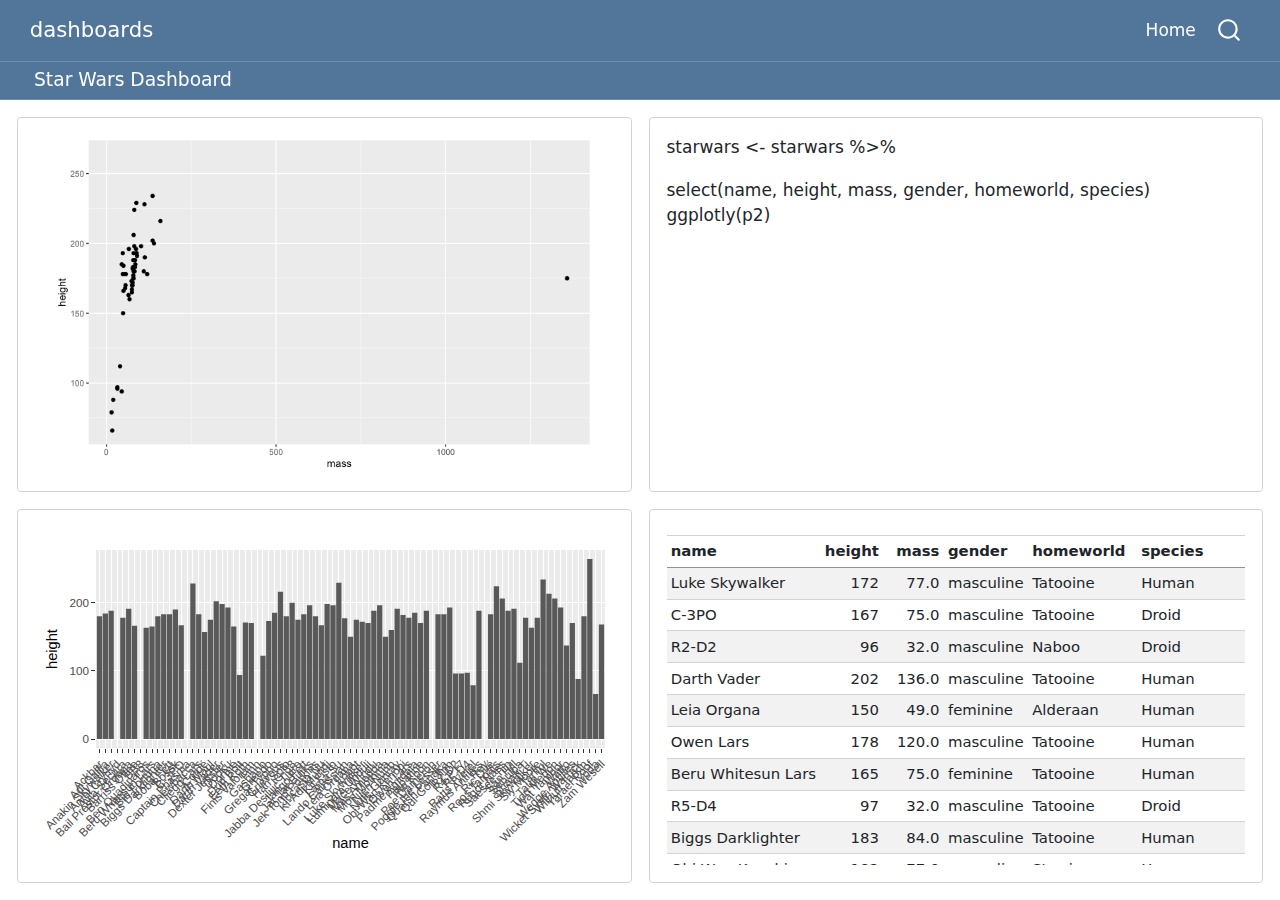
<file: docs/index.html>
<!DOCTYPE html>
<html xmlns="http://www.w3.org/1999/xhtml" lang="en" xml:lang="en"><head>

<meta charset="utf-8">
<meta name="generator" content="quarto-1.6.42">

<meta name="viewport" content="width=device-width, initial-scale=1.0, user-scalable=yes">


<title>Star Wars Dashboard – dashboards</title>
<style>
code{white-space: pre-wrap;}
span.smallcaps{font-variant: small-caps;}
div.columns{display: flex; gap: min(4vw, 1.5em);}
div.column{flex: auto; overflow-x: auto;}
div.hanging-indent{margin-left: 1.5em; text-indent: -1.5em;}
ul.task-list{list-style: none;}
ul.task-list li input[type="checkbox"] {
  width: 0.8em;
  margin: 0 0.8em 0.2em -1em; /* quarto-specific, see https://github.com/quarto-dev/quarto-cli/issues/4556 */ 
  vertical-align: middle;
}
</style>


<script src="site_libs/quarto-nav/quarto-nav.js"></script>
<script src="site_libs/quarto-nav/headroom.min.js"></script>
<script src="site_libs/clipboard/clipboard.min.js"></script>
<script src="site_libs/quarto-search/autocomplete.umd.js"></script>
<script src="site_libs/quarto-search/fuse.min.js"></script>
<script src="site_libs/quarto-search/quarto-search.js"></script>
<meta name="quarto:offset" content="./">
<script src="site_libs/quarto-html/quarto.js"></script>
<script src="site_libs/quarto-html/popper.min.js"></script>
<script src="site_libs/quarto-html/tippy.umd.min.js"></script>
<script src="site_libs/quarto-html/anchor.min.js"></script>
<link href="site_libs/quarto-html/tippy.css" rel="stylesheet">
<link href="site_libs/quarto-html/quarto-syntax-highlighting-2f5df379a58b258e96c21c0638c20c03.css" rel="stylesheet" id="quarto-text-highlighting-styles">
<script src="site_libs/bootstrap/bootstrap.min.js"></script>
<link href="site_libs/bootstrap/bootstrap-icons.css" rel="stylesheet">
<link href="site_libs/bootstrap/bootstrap-79108a0fc1995748cbd19a5b0e3e3e7c.min.css" rel="stylesheet" append-hash="true" id="quarto-bootstrap" data-mode="light">
<script src="site_libs/quarto-dashboard/quarto-dashboard.js"></script>
<script src="site_libs/quarto-dashboard/stickythead.js"></script>
<script src="site_libs/quarto-dashboard/datatables.min.js" kdttablesentinel="true"></script>
<script src="site_libs/quarto-dashboard/pdfmake.min.js" kdttablesentinel="true"></script>
<script src="site_libs/quarto-dashboard/vfs_fonts.js" kdttablesentinel="true"></script>
<script src="site_libs/quarto-dashboard/web-components.js" type="module"></script>
<script src="site_libs/quarto-dashboard/components.js"></script>
<link href="site_libs/quarto-dashboard/datatables.min.css" rel="stylesheet" kdttablesentinel="true">
<script id="quarto-search-options" type="application/json">{
  "location": "navbar",
  "copy-button": false,
  "collapse-after": 3,
  "panel-placement": "end",
  "type": "overlay",
  "limit": 50,
  "keyboard-shortcut": [
    "f",
    "/",
    "s"
  ],
  "show-item-context": false,
  "language": {
    "search-no-results-text": "No results",
    "search-matching-documents-text": "matching documents",
    "search-copy-link-title": "Copy link to search",
    "search-hide-matches-text": "Hide additional matches",
    "search-more-match-text": "more match in this document",
    "search-more-matches-text": "more matches in this document",
    "search-clear-button-title": "Clear",
    "search-text-placeholder": "",
    "search-detached-cancel-button-title": "Cancel",
    "search-submit-button-title": "Submit",
    "search-label": "Search"
  }
}</script>
<link href="site_libs/htmltools-fill-0.5.8.1/fill.css" rel="stylesheet">
<script src="site_libs/htmlwidgets-1.6.4/htmlwidgets.js"></script>
<script src="site_libs/plotly-binding-4.11.0/plotly.js"></script>
<script src="site_libs/typedarray-0.1/typedarray.min.js"></script>
<script src="site_libs/jquery-3.5.1/jquery.min.js"></script>
<link href="site_libs/crosstalk-1.2.2/css/crosstalk.min.css" rel="stylesheet">
<script src="site_libs/crosstalk-1.2.2/js/crosstalk.min.js"></script>
<link href="site_libs/plotly-htmlwidgets-css-2.11.1/plotly-htmlwidgets.css" rel="stylesheet">
<script src="site_libs/plotly-main-2.11.1/plotly-latest.min.js"></script>


</head>

<body class="quarto-dashboard nav-fixed dashboard-fill fullcontent">


<div id="quarto-search-results"></div>
  <header id="quarto-header" class="headroom fixed-top">
    <nav class="navbar navbar-expand-lg " data-bs-theme="dark">
      <div class="navbar-container container-fluid">
      <div class="navbar-brand-container mx-auto">
    <a class="navbar-brand" href="./index.html">
    <span class="navbar-title">dashboards</span>
    </a>
  </div>
            <div id="quarto-search" class="" title="Search"></div>
          <button class="navbar-toggler" type="button" data-bs-toggle="collapse" data-bs-target="#navbarCollapse" aria-controls="navbarCollapse" role="menu" aria-expanded="false" aria-label="Toggle navigation" onclick="if (window.quartoToggleHeadroom) { window.quartoToggleHeadroom(); }">
  <span class="navbar-toggler-icon"></span>
</button>
          <div class="collapse navbar-collapse" id="navbarCollapse">
            <ul class="navbar-nav navbar-nav-scroll ms-auto">
  <li class="nav-item">
    <a class="nav-link" href="./penguin.html"> 
<span class="menu-text">Home</span></a>
  </li>  
</ul>
          </div> <!-- /navcollapse -->
            <div class="quarto-navbar-tools">
</div>
      </div> <!-- /container-fluid -->
    </nav>
<header id="quarto-dashboard-header">
<nav class="navbar navbar-expand-md slim" data-bs-theme="dark">
  <div class="navbar-container container-fluid">
    <button class="navbar-toggler hidden" type="button" data-bs-toggle="collapse" data-bs-target="#dashboard-collapse" aria-controls="dashboard-collapse" aria-expanded="false" aria-label="Toggle navigation">
      <span class="navbar-toggler-icon"></span>
    </button>    


    <div class="navbar-brand-container">       

      <div class="navbar-title">
        <div class="navbar-title-text"><a href="#">Star Wars Dashboard</a></div>
        
        
      </div>
    </div>
</div>
</nav>
</header></header>
<!-- content -->
<div id="quarto-content" class="quarto-container page-layout-custom page-navbar quarto-dashboard-content bslib-gap-spacing html-fill-container bslib-page-fill">
<!-- sidebar -->
<!-- margin-sidebar -->
<!-- main -->

<div class="bslib-grid-item html-fill-item bslib-grid" data-layout="fill" style="display: grid; grid-template-rows: minmax(3em, 1fr) minmax(3em, 1fr); grid-auto-columns: minmax(0, 1fr);">
<div class="bslib-grid" style="display: grid; grid-template-columns: minmax(3em, 1fr) minmax(3em, 1fr);
grid-auto-rows: minmax(0, 1fr);">
<div class="card cell bslib-card html-fill-container" data-bslib-card-init="" data-require-bs-caller="card()" data-full-screen="false">
<div class="card-body html-fill-item html-fill-container">
<div class="cell-output-display html-fill-item html-fill-container">
<img src="index_files/figure-html/unnamed-chunk-2-1.png" class="img-fluid quarto-dashboard-img-contain">
</div>
</div>
<bslib-tooltip placement="auto" bsoptions="[]" data-require-bs-version="5" data-require-bs-caller="tooltip()">
    <template>Expand</template>
    <span class="bslib-full-screen-enter badge rounded-pill">
        <svg xmlns="http://www.w3.org/2000/svg" viewbox="0 0 24 24" style="height:1em;width:1em;" aria-hidden="true" role="img"><path d="M20 5C20 4.4 19.6 4 19 4H13C12.4 4 12 3.6 12 3C12 2.4 12.4 2 13 2H21C21.6 2 22 2.4 22 3V11C22 11.6 21.6 12 21 12C20.4 12 20 11.6 20 11V5ZM4 19C4 19.6 4.4 20 5 20H11C11.6 20 12 20.4 12 21C12 21.6 11.6 22 11 22H3C2.4 22 2 21.6 2 21V13C2 12.4 2.4 12 3 12C3.6 12 4 12.4 4 13V19Z"></path></svg>
    </span>
</bslib-tooltip><script data-bslib-card-init="">bslib.Card.initializeAllCards();</script></div><div class="card bslib-card html-fill-container" data-fill="false" data-bslib-card-init="" data-require-bs-caller="card()" data-full-screen="false">
<div class="card-body html-fill-item html-fill-container">
<p>starwars &lt;- starwars %&gt;%</p>
<p>select(name, height, mass, gender, homeworld, species)</p>
ggplotly(p2)
</div>
<bslib-tooltip placement="auto" bsoptions="[]" data-require-bs-version="5" data-require-bs-caller="tooltip()">
    <template>Expand</template>
    <span class="bslib-full-screen-enter badge rounded-pill">
        <svg xmlns="http://www.w3.org/2000/svg" viewbox="0 0 24 24" style="height:1em;width:1em;" aria-hidden="true" role="img"><path d="M20 5C20 4.4 19.6 4 19 4H13C12.4 4 12 3.6 12 3C12 2.4 12.4 2 13 2H21C21.6 2 22 2.4 22 3V11C22 11.6 21.6 12 21 12C20.4 12 20 11.6 20 11V5ZM4 19C4 19.6 4.4 20 5 20H11C11.6 20 12 20.4 12 21C12 21.6 11.6 22 11 22H3C2.4 22 2 21.6 2 21V13C2 12.4 2.4 12 3 12C3.6 12 4 12.4 4 13V19Z"></path></svg>
    </span>
</bslib-tooltip><script data-bslib-card-init="">bslib.Card.initializeAllCards();</script></div>
</div>
<div class="bslib-grid" style="display: grid; grid-template-columns: minmax(3em, 1fr) minmax(3em, 1fr);
grid-auto-rows: minmax(0, 1fr);">
<div class="card cell bslib-card html-fill-container" data-bslib-card-init="" data-require-bs-caller="card()" data-full-screen="false">
<div class="card-body html-fill-item html-fill-container">
<div class="cell-output-display html-fill-item html-fill-container">
<div class="plotly html-widget html-fill-item html-fill-container" id="htmlwidget-674e26cd007eac6dfd65" style="width:100%;height:406px;"></div>
<script type="application/json" data-for="htmlwidget-674e26cd007eac6dfd65">{"x":{"data":[{"orientation":"v","width":[0.90000000000000568,0.89999999999999858,0.90000000000000568,0.89999999999999858,0.90000000000000568,0.90000000000000568,0.89999999999999858,0.90000000000000568,0.89999999999999858,0.90000000000000568,0.90000000000000036,0.90000000000000568,0.89999999999999858,0.90000000000000568,0.89999999999999858,0.90000000000000568,0.90000000000000568,0.90000000000000568,0.90000000000000568,0.90000000000000568,0.89999999999999858,0.90000000000000568,0.89999999999999858,0.90000000000000568,0.90000000000000568,0.89999999999999991,0.90000000000000568,0.90000000000000036,0.90000000000000568,0.90000000000000568,0.90000000000000568,0.90000000000000568,0.89999999999999858,0.90000000000000568,0.90000000000000568,0.90000000000000568,0.90000000000000568,0.90000000000000568,0.90000000000000568,0.90000000000000568,0.90000000000000568,0.90000000000000568,0.89999999999999858,0.89999999999999858,0.90000000000000036,0.90000000000000568,0.89999999999999858,0.89999999999999858,0.89999999999999858,0.90000000000000568,0.90000000000000568,0.90000000000000568,0.89999999999999858,0.90000000000000013,0.90000000000000568,0.90000000000000568,0.90000000000000568,0.90000000000000568,0.89999999999999858,0.89999999999999858,0.89999999999999858,0.90000000000000568,0.90000000000000568,0.90000000000000036,0.89999999999999858,0.89999999999999858,0.90000000000000036,0.90000000000000568,0.90000000000000568,0.89999999999999858,0.90000000000000568,0.90000000000000568,0.90000000000000568,0.90000000000000568,0.90000000000000568,0.90000000000000568,0.90000000000000568,0.90000000000000213,0.90000000000000568,0.90000000000000568,0.90000000000000568,0.90000000000000568,0.89999999999999858,0.90000000000000568,0.90000000000000568,0.89999999999999947,0.89999999999999858],"base":[0,0,0,0,0,0,0,0,0,0,0,0,0,0,0,0,0,0,0,0,0,0,0,0,0,0,0,null,0,0,0,0,0,0,0,0,0,0,0,0,0,0,0,0,0,0,0,0,0,0,0,0,0,0,0,0,0,0,0,0,0,0,0,0,0,0,0,0,0,0,0,0,0,0,0,0,0,0,0,0,0,0,null,null,null,null,null],"x":[46,15,62,21,44,54,10,64,12,53,3,84,17,33,30,35,82,38,86,56,13,34,14,43,45,1,50,4,83,51,61,52,27,55,37,69,70,68,81,73,60,75,20,11,5,65,25,29,9,48,40,41,26,2,71,85,57,49,31,19,18,59,47,7,24,23,6,36,87,22,42,78,39,63,80,72,74,32,77,66,76,79,28,67,58,8,16],"y":[172,167,96,202,150,178,165,97,183,182,188,180,228,180,173,175,170,180,66,170,183,200,190,177,175,180,150,null,88,160,193,191,170,185,196,224,206,183,137,112,183,163,175,180,178,79,94,122,163,188,198,196,171,184,188,264,188,196,185,157,183,183,170,166,165,193,191,183,168,198,229,213,167,96,193,191,178,216,234,188,178,206,null,null,null,null,null],"text":["name: Luke Skywalker<br />height: 172","name: C-3PO<br />height: 167","name: R2-D2<br />height:  96","name: Darth Vader<br />height: 202","name: Leia Organa<br />height: 150","name: Owen Lars<br />height: 178","name: Beru Whitesun Lars<br />height: 165","name: R5-D4<br />height:  97","name: Biggs Darklighter<br />height: 183","name: Obi-Wan Kenobi<br />height: 182","name: Anakin Skywalker<br />height: 188","name: Wilhuff Tarkin<br />height: 180","name: Chewbacca<br />height: 228","name: Han Solo<br />height: 180","name: Greedo<br />height: 173","name: Jabba Desilijic Tiure<br />height: 175","name: Wedge Antilles<br />height: 170","name: Jek Tono Porkins<br />height: 180","name: Yoda<br />height:  66","name: Palpatine<br />height: 170","name: Boba Fett<br />height: 183","name: IG-88<br />height: 200","name: Bossk<br />height: 190","name: Lando Calrissian<br />height: 177","name: Lobot<br />height: 175","name: Ackbar<br />height: 180","name: Mon Mothma<br />height: 150","name: Arvel Crynyd<br />height:  NA","name: Wicket Systri Warrick<br />height:  88","name: Nien Nunb<br />height: 160","name: Qui-Gon Jinn<br />height: 193","name: Nute Gunray<br />height: 191","name: Finis Valorum<br />height: 170","name: Padmé Amidala<br />height: 185","name: Jar Jar Binks<br />height: 196","name: Roos Tarpals<br />height: 224","name: Rugor Nass<br />height: 206","name: Ric Olié<br />height: 183","name: Watto<br />height: 137","name: Sebulba<br />height: 112","name: Quarsh Panaka<br />height: 183","name: Shmi Skywalker<br />height: 163","name: Darth Maul<br />height: 175","name: Bib Fortuna<br />height: 180","name: Ayla Secura<br />height: 178","name: Ratts Tyerel<br />height:  79","name: Dud Bolt<br />height:  94","name: Gasgano<br />height: 122","name: Ben Quadinaros<br />height: 163","name: Mace Windu<br />height: 188","name: Ki-Adi-Mundi<br />height: 198","name: Kit Fisto<br />height: 196","name: Eeth Koth<br />height: 171","name: Adi Gallia<br />height: 184","name: Saesee Tiin<br />height: 188","name: Yarael Poof<br />height: 264","name: Plo Koon<br />height: 188","name: Mas Amedda<br />height: 196","name: Gregar Typho<br />height: 185","name: Cordé<br />height: 157","name: Cliegg Lars<br />height: 183","name: Poggle the Lesser<br />height: 183","name: Luminara Unduli<br />height: 170","name: Barriss Offee<br />height: 166","name: Dormé<br />height: 165","name: Dooku<br />height: 193","name: Bail Prestor Organa<br />height: 191","name: Jango Fett<br />height: 183","name: Zam Wesell<br />height: 168","name: Dexter Jettster<br />height: 198","name: Lama Su<br />height: 229","name: Taun We<br />height: 213","name: Jocasta Nu<br />height: 167","name: R4-P17<br />height:  96","name: Wat Tambor<br />height: 193","name: San Hill<br />height: 191","name: Shaak Ti<br />height: 178","name: Grievous<br />height: 216","name: Tarfful<br />height: 234","name: Raymus Antilles<br />height: 188","name: Sly Moore<br />height: 178","name: Tion Medon<br />height: 206","name: Finn<br />height:  NA","name: Rey<br />height:  NA","name: Poe Dameron<br />height:  NA","name: BB8<br />height:  NA","name: Captain Phasma<br />height:  NA"],"type":"bar","textposition":"none","marker":{"autocolorscale":false,"color":"rgba(89,89,89,1)","line":{"width":1.8897637795275593,"color":"transparent"}},"showlegend":false,"xaxis":"x","yaxis":"y","hoverinfo":"text","frame":null}],"layout":{"margin":{"t":23.305936073059364,"r":7.3059360730593621,"b":90.340409828873391,"l":43.105022831050235},"plot_bgcolor":"rgba(235,235,235,1)","paper_bgcolor":"rgba(255,255,255,1)","font":{"color":"rgba(0,0,0,1)","family":"","size":14.611872146118724},"xaxis":{"domain":[0,1],"automargin":true,"type":"linear","autorange":false,"range":[0.40000000000000002,87.599999999999994],"tickmode":"array","ticktext":["Ackbar","Adi Gallia","Anakin Skywalker","Arvel Crynyd","Ayla Secura","Bail Prestor Organa","Barriss Offee","BB8","Ben Quadinaros","Beru Whitesun Lars","Bib Fortuna","Biggs Darklighter","Boba Fett","Bossk","C-3PO","Captain Phasma","Chewbacca","Cliegg Lars","Cordé","Darth Maul","Darth Vader","Dexter Jettster","Dooku","Dormé","Dud Bolt","Eeth Koth","Finis Valorum","Finn","Gasgano","Greedo","Gregar Typho","Grievous","Han Solo","IG-88","Jabba Desilijic Tiure","Jango Fett","Jar Jar Binks","Jek Tono Porkins","Jocasta Nu","Ki-Adi-Mundi","Kit Fisto","Lama Su","Lando Calrissian","Leia Organa","Lobot","Luke Skywalker","Luminara Unduli","Mace Windu","Mas Amedda","Mon Mothma","Nien Nunb","Nute Gunray","Obi-Wan Kenobi","Owen Lars","Padmé Amidala","Palpatine","Plo Koon","Poe Dameron","Poggle the Lesser","Quarsh Panaka","Qui-Gon Jinn","R2-D2","R4-P17","R5-D4","Ratts Tyerel","Raymus Antilles","Rey","Ric Olié","Roos Tarpals","Rugor Nass","Saesee Tiin","San Hill","Sebulba","Shaak Ti","Shmi Skywalker","Sly Moore","Tarfful","Taun We","Tion Medon","Wat Tambor","Watto","Wedge Antilles","Wicket Systri Warrick","Wilhuff Tarkin","Yarael Poof","Yoda","Zam Wesell"],"tickvals":[1,2,3,4.0000000000000009,5,6,7,8,9,10,11,12,13,14,15,16,17,18,19,20,21,22,23,24,24.999999999999996,26,27,28,28.999999999999996,30,31,32,33,34,35,36,37,38,39,40,41,42,43,44,45,46,47,48,48.999999999999993,50.000000000000007,51,52,53,54,55,56,56.999999999999993,58.000000000000007,59,60,61,62,63,63.999999999999993,65,66,67,68,69,70,71,72,73,74,75,76,77,78,79,80,81,82,83,84,85,86,87],"categoryorder":"array","categoryarray":["Ackbar","Adi Gallia","Anakin Skywalker","Arvel Crynyd","Ayla Secura","Bail Prestor Organa","Barriss Offee","BB8","Ben Quadinaros","Beru Whitesun Lars","Bib Fortuna","Biggs Darklighter","Boba Fett","Bossk","C-3PO","Captain Phasma","Chewbacca","Cliegg Lars","Cordé","Darth Maul","Darth Vader","Dexter Jettster","Dooku","Dormé","Dud Bolt","Eeth Koth","Finis Valorum","Finn","Gasgano","Greedo","Gregar Typho","Grievous","Han Solo","IG-88","Jabba Desilijic Tiure","Jango Fett","Jar Jar Binks","Jek Tono Porkins","Jocasta Nu","Ki-Adi-Mundi","Kit Fisto","Lama Su","Lando Calrissian","Leia Organa","Lobot","Luke Skywalker","Luminara Unduli","Mace Windu","Mas Amedda","Mon Mothma","Nien Nunb","Nute Gunray","Obi-Wan Kenobi","Owen Lars","Padmé Amidala","Palpatine","Plo Koon","Poe Dameron","Poggle the Lesser","Quarsh Panaka","Qui-Gon Jinn","R2-D2","R4-P17","R5-D4","Ratts Tyerel","Raymus Antilles","Rey","Ric Olié","Roos Tarpals","Rugor Nass","Saesee Tiin","San Hill","Sebulba","Shaak Ti","Shmi Skywalker","Sly Moore","Tarfful","Taun We","Tion Medon","Wat Tambor","Watto","Wedge Antilles","Wicket Systri Warrick","Wilhuff Tarkin","Yarael Poof","Yoda","Zam Wesell"],"nticks":null,"ticks":"outside","tickcolor":"rgba(51,51,51,1)","ticklen":3.6529680365296811,"tickwidth":0,"showticklabels":true,"tickfont":{"color":"rgba(77,77,77,1)","family":"","size":11.68949771689498},"tickangle":-45,"showline":false,"linecolor":null,"linewidth":0,"showgrid":true,"gridcolor":"rgba(255,255,255,1)","gridwidth":0,"zeroline":false,"anchor":"y","title":{"text":"name","font":{"color":"rgba(0,0,0,1)","family":"","size":14.611872146118724}},"hoverformat":".2f"},"yaxis":{"domain":[0,1],"automargin":true,"type":"linear","autorange":false,"range":[-13.200000000000001,277.19999999999999],"tickmode":"array","ticktext":["0","100","200"],"tickvals":[0,100,200],"categoryorder":"array","categoryarray":["0","100","200"],"nticks":null,"ticks":"outside","tickcolor":"rgba(51,51,51,1)","ticklen":3.6529680365296811,"tickwidth":0,"showticklabels":true,"tickfont":{"color":"rgba(77,77,77,1)","family":"","size":11.68949771689498},"tickangle":-0,"showline":false,"linecolor":null,"linewidth":0,"showgrid":true,"gridcolor":"rgba(255,255,255,1)","gridwidth":0,"zeroline":false,"anchor":"x","title":{"text":"height","font":{"color":"rgba(0,0,0,1)","family":"","size":14.611872146118724}},"hoverformat":".2f"},"shapes":[{"type":"rect","fillcolor":null,"line":{"color":null,"width":0,"linetype":[]},"yref":"paper","xref":"paper","layer":"below","x0":0,"x1":1,"y0":0,"y1":1}],"showlegend":false,"legend":{"bgcolor":"rgba(255,255,255,1)","bordercolor":"transparent","borderwidth":0,"font":{"color":"rgba(0,0,0,1)","family":"","size":11.68949771689498}},"hovermode":"closest","barmode":"relative"},"config":{"doubleClick":"reset","modeBarButtonsToAdd":["hoverclosest","hovercompare"],"showSendToCloud":false},"source":"A","attrs":{"2b9063e5d31d":{"x":{},"y":{},"type":"bar"}},"cur_data":"2b9063e5d31d","visdat":{"2b9063e5d31d":["function (y) ","x"]},"highlight":{"on":"plotly_click","persistent":false,"dynamic":false,"selectize":false,"opacityDim":0.20000000000000001,"selected":{"opacity":1},"debounce":0},"shinyEvents":["plotly_hover","plotly_click","plotly_selected","plotly_relayout","plotly_brushed","plotly_brushing","plotly_clickannotation","plotly_doubleclick","plotly_deselect","plotly_afterplot","plotly_sunburstclick"],"base_url":"https://plot.ly"},"evals":[],"jsHooks":[]}</script>
</div>
</div>
<bslib-tooltip placement="auto" bsoptions="[]" data-require-bs-version="5" data-require-bs-caller="tooltip()">
    <template>Expand</template>
    <span class="bslib-full-screen-enter badge rounded-pill">
        <svg xmlns="http://www.w3.org/2000/svg" viewbox="0 0 24 24" style="height:1em;width:1em;" aria-hidden="true" role="img"><path d="M20 5C20 4.4 19.6 4 19 4H13C12.4 4 12 3.6 12 3C12 2.4 12.4 2 13 2H21C21.6 2 22 2.4 22 3V11C22 11.6 21.6 12 21 12C20.4 12 20 11.6 20 11V5ZM4 19C4 19.6 4.4 20 5 20H11C11.6 20 12 20.4 12 21C12 21.6 11.6 22 11 22H3C2.4 22 2 21.6 2 21V13C2 12.4 2.4 12 3 12C3.6 12 4 12.4 4 13V19Z"></path></svg>
    </span>
</bslib-tooltip><script data-bslib-card-init="">bslib.Card.initializeAllCards();</script></div><div class="card cell bslib-card html-fill-container" data-bslib-card-init="" data-require-bs-caller="card()" data-full-screen="false">
<div class="card-body html-fill-item html-fill-container">
<div class="cell-output-display html-fill-item html-fill-container">
<table class="caption-top table table-sm table-striped small">
<colgroup>
<col style="width: 28%">
<col style="width: 9%">
<col style="width: 9%">
<col style="width: 13%">
<col style="width: 19%">
<col style="width: 19%">
</colgroup>
<thead>
<tr class="header">
<th style="text-align: left;">name</th>
<th style="text-align: right;">height</th>
<th style="text-align: right;">mass</th>
<th style="text-align: left;">gender</th>
<th style="text-align: left;">homeworld</th>
<th style="text-align: left;">species</th>
</tr>
</thead>
<tbody>
<tr class="odd">
<td style="text-align: left;">Luke Skywalker</td>
<td style="text-align: right;">172</td>
<td style="text-align: right;">77.0</td>
<td style="text-align: left;">masculine</td>
<td style="text-align: left;">Tatooine</td>
<td style="text-align: left;">Human</td>
</tr>
<tr class="even">
<td style="text-align: left;">C-3PO</td>
<td style="text-align: right;">167</td>
<td style="text-align: right;">75.0</td>
<td style="text-align: left;">masculine</td>
<td style="text-align: left;">Tatooine</td>
<td style="text-align: left;">Droid</td>
</tr>
<tr class="odd">
<td style="text-align: left;">R2-D2</td>
<td style="text-align: right;">96</td>
<td style="text-align: right;">32.0</td>
<td style="text-align: left;">masculine</td>
<td style="text-align: left;">Naboo</td>
<td style="text-align: left;">Droid</td>
</tr>
<tr class="even">
<td style="text-align: left;">Darth Vader</td>
<td style="text-align: right;">202</td>
<td style="text-align: right;">136.0</td>
<td style="text-align: left;">masculine</td>
<td style="text-align: left;">Tatooine</td>
<td style="text-align: left;">Human</td>
</tr>
<tr class="odd">
<td style="text-align: left;">Leia Organa</td>
<td style="text-align: right;">150</td>
<td style="text-align: right;">49.0</td>
<td style="text-align: left;">feminine</td>
<td style="text-align: left;">Alderaan</td>
<td style="text-align: left;">Human</td>
</tr>
<tr class="even">
<td style="text-align: left;">Owen Lars</td>
<td style="text-align: right;">178</td>
<td style="text-align: right;">120.0</td>
<td style="text-align: left;">masculine</td>
<td style="text-align: left;">Tatooine</td>
<td style="text-align: left;">Human</td>
</tr>
<tr class="odd">
<td style="text-align: left;">Beru Whitesun Lars</td>
<td style="text-align: right;">165</td>
<td style="text-align: right;">75.0</td>
<td style="text-align: left;">feminine</td>
<td style="text-align: left;">Tatooine</td>
<td style="text-align: left;">Human</td>
</tr>
<tr class="even">
<td style="text-align: left;">R5-D4</td>
<td style="text-align: right;">97</td>
<td style="text-align: right;">32.0</td>
<td style="text-align: left;">masculine</td>
<td style="text-align: left;">Tatooine</td>
<td style="text-align: left;">Droid</td>
</tr>
<tr class="odd">
<td style="text-align: left;">Biggs Darklighter</td>
<td style="text-align: right;">183</td>
<td style="text-align: right;">84.0</td>
<td style="text-align: left;">masculine</td>
<td style="text-align: left;">Tatooine</td>
<td style="text-align: left;">Human</td>
</tr>
<tr class="even">
<td style="text-align: left;">Obi-Wan Kenobi</td>
<td style="text-align: right;">182</td>
<td style="text-align: right;">77.0</td>
<td style="text-align: left;">masculine</td>
<td style="text-align: left;">Stewjon</td>
<td style="text-align: left;">Human</td>
</tr>
<tr class="odd">
<td style="text-align: left;">Anakin Skywalker</td>
<td style="text-align: right;">188</td>
<td style="text-align: right;">84.0</td>
<td style="text-align: left;">masculine</td>
<td style="text-align: left;">Tatooine</td>
<td style="text-align: left;">Human</td>
</tr>
<tr class="even">
<td style="text-align: left;">Wilhuff Tarkin</td>
<td style="text-align: right;">180</td>
<td style="text-align: right;">NA</td>
<td style="text-align: left;">masculine</td>
<td style="text-align: left;">Eriadu</td>
<td style="text-align: left;">Human</td>
</tr>
<tr class="odd">
<td style="text-align: left;">Chewbacca</td>
<td style="text-align: right;">228</td>
<td style="text-align: right;">112.0</td>
<td style="text-align: left;">masculine</td>
<td style="text-align: left;">Kashyyyk</td>
<td style="text-align: left;">Wookiee</td>
</tr>
<tr class="even">
<td style="text-align: left;">Han Solo</td>
<td style="text-align: right;">180</td>
<td style="text-align: right;">80.0</td>
<td style="text-align: left;">masculine</td>
<td style="text-align: left;">Corellia</td>
<td style="text-align: left;">Human</td>
</tr>
<tr class="odd">
<td style="text-align: left;">Greedo</td>
<td style="text-align: right;">173</td>
<td style="text-align: right;">74.0</td>
<td style="text-align: left;">masculine</td>
<td style="text-align: left;">Rodia</td>
<td style="text-align: left;">Rodian</td>
</tr>
<tr class="even">
<td style="text-align: left;">Jabba Desilijic Tiure</td>
<td style="text-align: right;">175</td>
<td style="text-align: right;">1358.0</td>
<td style="text-align: left;">masculine</td>
<td style="text-align: left;">Nal Hutta</td>
<td style="text-align: left;">Hutt</td>
</tr>
<tr class="odd">
<td style="text-align: left;">Wedge Antilles</td>
<td style="text-align: right;">170</td>
<td style="text-align: right;">77.0</td>
<td style="text-align: left;">masculine</td>
<td style="text-align: left;">Corellia</td>
<td style="text-align: left;">Human</td>
</tr>
<tr class="even">
<td style="text-align: left;">Jek Tono Porkins</td>
<td style="text-align: right;">180</td>
<td style="text-align: right;">110.0</td>
<td style="text-align: left;">NA</td>
<td style="text-align: left;">Bestine IV</td>
<td style="text-align: left;">NA</td>
</tr>
<tr class="odd">
<td style="text-align: left;">Yoda</td>
<td style="text-align: right;">66</td>
<td style="text-align: right;">17.0</td>
<td style="text-align: left;">masculine</td>
<td style="text-align: left;">NA</td>
<td style="text-align: left;">Yoda’s species</td>
</tr>
<tr class="even">
<td style="text-align: left;">Palpatine</td>
<td style="text-align: right;">170</td>
<td style="text-align: right;">75.0</td>
<td style="text-align: left;">masculine</td>
<td style="text-align: left;">Naboo</td>
<td style="text-align: left;">Human</td>
</tr>
<tr class="odd">
<td style="text-align: left;">Boba Fett</td>
<td style="text-align: right;">183</td>
<td style="text-align: right;">78.2</td>
<td style="text-align: left;">masculine</td>
<td style="text-align: left;">Kamino</td>
<td style="text-align: left;">Human</td>
</tr>
<tr class="even">
<td style="text-align: left;">IG-88</td>
<td style="text-align: right;">200</td>
<td style="text-align: right;">140.0</td>
<td style="text-align: left;">masculine</td>
<td style="text-align: left;">NA</td>
<td style="text-align: left;">Droid</td>
</tr>
<tr class="odd">
<td style="text-align: left;">Bossk</td>
<td style="text-align: right;">190</td>
<td style="text-align: right;">113.0</td>
<td style="text-align: left;">masculine</td>
<td style="text-align: left;">Trandosha</td>
<td style="text-align: left;">Trandoshan</td>
</tr>
<tr class="even">
<td style="text-align: left;">Lando Calrissian</td>
<td style="text-align: right;">177</td>
<td style="text-align: right;">79.0</td>
<td style="text-align: left;">masculine</td>
<td style="text-align: left;">Socorro</td>
<td style="text-align: left;">Human</td>
</tr>
<tr class="odd">
<td style="text-align: left;">Lobot</td>
<td style="text-align: right;">175</td>
<td style="text-align: right;">79.0</td>
<td style="text-align: left;">masculine</td>
<td style="text-align: left;">Bespin</td>
<td style="text-align: left;">Human</td>
</tr>
<tr class="even">
<td style="text-align: left;">Ackbar</td>
<td style="text-align: right;">180</td>
<td style="text-align: right;">83.0</td>
<td style="text-align: left;">masculine</td>
<td style="text-align: left;">Mon Cala</td>
<td style="text-align: left;">Mon Calamari</td>
</tr>
<tr class="odd">
<td style="text-align: left;">Mon Mothma</td>
<td style="text-align: right;">150</td>
<td style="text-align: right;">NA</td>
<td style="text-align: left;">feminine</td>
<td style="text-align: left;">Chandrila</td>
<td style="text-align: left;">Human</td>
</tr>
<tr class="even">
<td style="text-align: left;">Arvel Crynyd</td>
<td style="text-align: right;">NA</td>
<td style="text-align: right;">NA</td>
<td style="text-align: left;">masculine</td>
<td style="text-align: left;">NA</td>
<td style="text-align: left;">Human</td>
</tr>
<tr class="odd">
<td style="text-align: left;">Wicket Systri Warrick</td>
<td style="text-align: right;">88</td>
<td style="text-align: right;">20.0</td>
<td style="text-align: left;">masculine</td>
<td style="text-align: left;">Endor</td>
<td style="text-align: left;">Ewok</td>
</tr>
<tr class="even">
<td style="text-align: left;">Nien Nunb</td>
<td style="text-align: right;">160</td>
<td style="text-align: right;">68.0</td>
<td style="text-align: left;">masculine</td>
<td style="text-align: left;">Sullust</td>
<td style="text-align: left;">Sullustan</td>
</tr>
<tr class="odd">
<td style="text-align: left;">Qui-Gon Jinn</td>
<td style="text-align: right;">193</td>
<td style="text-align: right;">89.0</td>
<td style="text-align: left;">masculine</td>
<td style="text-align: left;">NA</td>
<td style="text-align: left;">Human</td>
</tr>
<tr class="even">
<td style="text-align: left;">Nute Gunray</td>
<td style="text-align: right;">191</td>
<td style="text-align: right;">90.0</td>
<td style="text-align: left;">masculine</td>
<td style="text-align: left;">Cato Neimoidia</td>
<td style="text-align: left;">Neimodian</td>
</tr>
<tr class="odd">
<td style="text-align: left;">Finis Valorum</td>
<td style="text-align: right;">170</td>
<td style="text-align: right;">NA</td>
<td style="text-align: left;">masculine</td>
<td style="text-align: left;">Coruscant</td>
<td style="text-align: left;">Human</td>
</tr>
<tr class="even">
<td style="text-align: left;">Padmé Amidala</td>
<td style="text-align: right;">185</td>
<td style="text-align: right;">45.0</td>
<td style="text-align: left;">feminine</td>
<td style="text-align: left;">Naboo</td>
<td style="text-align: left;">Human</td>
</tr>
<tr class="odd">
<td style="text-align: left;">Jar Jar Binks</td>
<td style="text-align: right;">196</td>
<td style="text-align: right;">66.0</td>
<td style="text-align: left;">masculine</td>
<td style="text-align: left;">Naboo</td>
<td style="text-align: left;">Gungan</td>
</tr>
<tr class="even">
<td style="text-align: left;">Roos Tarpals</td>
<td style="text-align: right;">224</td>
<td style="text-align: right;">82.0</td>
<td style="text-align: left;">masculine</td>
<td style="text-align: left;">Naboo</td>
<td style="text-align: left;">Gungan</td>
</tr>
<tr class="odd">
<td style="text-align: left;">Rugor Nass</td>
<td style="text-align: right;">206</td>
<td style="text-align: right;">NA</td>
<td style="text-align: left;">masculine</td>
<td style="text-align: left;">Naboo</td>
<td style="text-align: left;">Gungan</td>
</tr>
<tr class="even">
<td style="text-align: left;">Ric Olié</td>
<td style="text-align: right;">183</td>
<td style="text-align: right;">NA</td>
<td style="text-align: left;">masculine</td>
<td style="text-align: left;">Naboo</td>
<td style="text-align: left;">Human</td>
</tr>
<tr class="odd">
<td style="text-align: left;">Watto</td>
<td style="text-align: right;">137</td>
<td style="text-align: right;">NA</td>
<td style="text-align: left;">masculine</td>
<td style="text-align: left;">Toydaria</td>
<td style="text-align: left;">Toydarian</td>
</tr>
<tr class="even">
<td style="text-align: left;">Sebulba</td>
<td style="text-align: right;">112</td>
<td style="text-align: right;">40.0</td>
<td style="text-align: left;">masculine</td>
<td style="text-align: left;">Malastare</td>
<td style="text-align: left;">Dug</td>
</tr>
<tr class="odd">
<td style="text-align: left;">Quarsh Panaka</td>
<td style="text-align: right;">183</td>
<td style="text-align: right;">NA</td>
<td style="text-align: left;">masculine</td>
<td style="text-align: left;">Naboo</td>
<td style="text-align: left;">Human</td>
</tr>
<tr class="even">
<td style="text-align: left;">Shmi Skywalker</td>
<td style="text-align: right;">163</td>
<td style="text-align: right;">NA</td>
<td style="text-align: left;">feminine</td>
<td style="text-align: left;">Tatooine</td>
<td style="text-align: left;">Human</td>
</tr>
<tr class="odd">
<td style="text-align: left;">Darth Maul</td>
<td style="text-align: right;">175</td>
<td style="text-align: right;">80.0</td>
<td style="text-align: left;">masculine</td>
<td style="text-align: left;">Dathomir</td>
<td style="text-align: left;">Zabrak</td>
</tr>
<tr class="even">
<td style="text-align: left;">Bib Fortuna</td>
<td style="text-align: right;">180</td>
<td style="text-align: right;">NA</td>
<td style="text-align: left;">masculine</td>
<td style="text-align: left;">Ryloth</td>
<td style="text-align: left;">Twi’lek</td>
</tr>
<tr class="odd">
<td style="text-align: left;">Ayla Secura</td>
<td style="text-align: right;">178</td>
<td style="text-align: right;">55.0</td>
<td style="text-align: left;">feminine</td>
<td style="text-align: left;">Ryloth</td>
<td style="text-align: left;">Twi’lek</td>
</tr>
<tr class="even">
<td style="text-align: left;">Ratts Tyerel</td>
<td style="text-align: right;">79</td>
<td style="text-align: right;">15.0</td>
<td style="text-align: left;">masculine</td>
<td style="text-align: left;">Aleen Minor</td>
<td style="text-align: left;">Aleena</td>
</tr>
<tr class="odd">
<td style="text-align: left;">Dud Bolt</td>
<td style="text-align: right;">94</td>
<td style="text-align: right;">45.0</td>
<td style="text-align: left;">masculine</td>
<td style="text-align: left;">Vulpter</td>
<td style="text-align: left;">Vulptereen</td>
</tr>
<tr class="even">
<td style="text-align: left;">Gasgano</td>
<td style="text-align: right;">122</td>
<td style="text-align: right;">NA</td>
<td style="text-align: left;">masculine</td>
<td style="text-align: left;">Troiken</td>
<td style="text-align: left;">Xexto</td>
</tr>
<tr class="odd">
<td style="text-align: left;">Ben Quadinaros</td>
<td style="text-align: right;">163</td>
<td style="text-align: right;">65.0</td>
<td style="text-align: left;">masculine</td>
<td style="text-align: left;">Tund</td>
<td style="text-align: left;">Toong</td>
</tr>
<tr class="even">
<td style="text-align: left;">Mace Windu</td>
<td style="text-align: right;">188</td>
<td style="text-align: right;">84.0</td>
<td style="text-align: left;">masculine</td>
<td style="text-align: left;">Haruun Kal</td>
<td style="text-align: left;">Human</td>
</tr>
<tr class="odd">
<td style="text-align: left;">Ki-Adi-Mundi</td>
<td style="text-align: right;">198</td>
<td style="text-align: right;">82.0</td>
<td style="text-align: left;">masculine</td>
<td style="text-align: left;">Cerea</td>
<td style="text-align: left;">Cerean</td>
</tr>
<tr class="even">
<td style="text-align: left;">Kit Fisto</td>
<td style="text-align: right;">196</td>
<td style="text-align: right;">87.0</td>
<td style="text-align: left;">masculine</td>
<td style="text-align: left;">Glee Anselm</td>
<td style="text-align: left;">Nautolan</td>
</tr>
<tr class="odd">
<td style="text-align: left;">Eeth Koth</td>
<td style="text-align: right;">171</td>
<td style="text-align: right;">NA</td>
<td style="text-align: left;">masculine</td>
<td style="text-align: left;">Iridonia</td>
<td style="text-align: left;">Zabrak</td>
</tr>
<tr class="even">
<td style="text-align: left;">Adi Gallia</td>
<td style="text-align: right;">184</td>
<td style="text-align: right;">50.0</td>
<td style="text-align: left;">feminine</td>
<td style="text-align: left;">Coruscant</td>
<td style="text-align: left;">Tholothian</td>
</tr>
<tr class="odd">
<td style="text-align: left;">Saesee Tiin</td>
<td style="text-align: right;">188</td>
<td style="text-align: right;">NA</td>
<td style="text-align: left;">masculine</td>
<td style="text-align: left;">Iktotch</td>
<td style="text-align: left;">Iktotchi</td>
</tr>
<tr class="even">
<td style="text-align: left;">Yarael Poof</td>
<td style="text-align: right;">264</td>
<td style="text-align: right;">NA</td>
<td style="text-align: left;">masculine</td>
<td style="text-align: left;">Quermia</td>
<td style="text-align: left;">Quermian</td>
</tr>
<tr class="odd">
<td style="text-align: left;">Plo Koon</td>
<td style="text-align: right;">188</td>
<td style="text-align: right;">80.0</td>
<td style="text-align: left;">masculine</td>
<td style="text-align: left;">Dorin</td>
<td style="text-align: left;">Kel Dor</td>
</tr>
<tr class="even">
<td style="text-align: left;">Mas Amedda</td>
<td style="text-align: right;">196</td>
<td style="text-align: right;">NA</td>
<td style="text-align: left;">masculine</td>
<td style="text-align: left;">Champala</td>
<td style="text-align: left;">Chagrian</td>
</tr>
<tr class="odd">
<td style="text-align: left;">Gregar Typho</td>
<td style="text-align: right;">185</td>
<td style="text-align: right;">85.0</td>
<td style="text-align: left;">NA</td>
<td style="text-align: left;">Naboo</td>
<td style="text-align: left;">NA</td>
</tr>
<tr class="even">
<td style="text-align: left;">Cordé</td>
<td style="text-align: right;">157</td>
<td style="text-align: right;">NA</td>
<td style="text-align: left;">NA</td>
<td style="text-align: left;">Naboo</td>
<td style="text-align: left;">NA</td>
</tr>
<tr class="odd">
<td style="text-align: left;">Cliegg Lars</td>
<td style="text-align: right;">183</td>
<td style="text-align: right;">NA</td>
<td style="text-align: left;">masculine</td>
<td style="text-align: left;">Tatooine</td>
<td style="text-align: left;">Human</td>
</tr>
<tr class="even">
<td style="text-align: left;">Poggle the Lesser</td>
<td style="text-align: right;">183</td>
<td style="text-align: right;">80.0</td>
<td style="text-align: left;">masculine</td>
<td style="text-align: left;">Geonosis</td>
<td style="text-align: left;">Geonosian</td>
</tr>
<tr class="odd">
<td style="text-align: left;">Luminara Unduli</td>
<td style="text-align: right;">170</td>
<td style="text-align: right;">56.2</td>
<td style="text-align: left;">feminine</td>
<td style="text-align: left;">Mirial</td>
<td style="text-align: left;">Mirialan</td>
</tr>
<tr class="even">
<td style="text-align: left;">Barriss Offee</td>
<td style="text-align: right;">166</td>
<td style="text-align: right;">50.0</td>
<td style="text-align: left;">feminine</td>
<td style="text-align: left;">Mirial</td>
<td style="text-align: left;">Mirialan</td>
</tr>
<tr class="odd">
<td style="text-align: left;">Dormé</td>
<td style="text-align: right;">165</td>
<td style="text-align: right;">NA</td>
<td style="text-align: left;">feminine</td>
<td style="text-align: left;">Naboo</td>
<td style="text-align: left;">Human</td>
</tr>
<tr class="even">
<td style="text-align: left;">Dooku</td>
<td style="text-align: right;">193</td>
<td style="text-align: right;">80.0</td>
<td style="text-align: left;">masculine</td>
<td style="text-align: left;">Serenno</td>
<td style="text-align: left;">Human</td>
</tr>
<tr class="odd">
<td style="text-align: left;">Bail Prestor Organa</td>
<td style="text-align: right;">191</td>
<td style="text-align: right;">NA</td>
<td style="text-align: left;">masculine</td>
<td style="text-align: left;">Alderaan</td>
<td style="text-align: left;">Human</td>
</tr>
<tr class="even">
<td style="text-align: left;">Jango Fett</td>
<td style="text-align: right;">183</td>
<td style="text-align: right;">79.0</td>
<td style="text-align: left;">masculine</td>
<td style="text-align: left;">Concord Dawn</td>
<td style="text-align: left;">Human</td>
</tr>
<tr class="odd">
<td style="text-align: left;">Zam Wesell</td>
<td style="text-align: right;">168</td>
<td style="text-align: right;">55.0</td>
<td style="text-align: left;">feminine</td>
<td style="text-align: left;">Zolan</td>
<td style="text-align: left;">Clawdite</td>
</tr>
<tr class="even">
<td style="text-align: left;">Dexter Jettster</td>
<td style="text-align: right;">198</td>
<td style="text-align: right;">102.0</td>
<td style="text-align: left;">masculine</td>
<td style="text-align: left;">Ojom</td>
<td style="text-align: left;">Besalisk</td>
</tr>
<tr class="odd">
<td style="text-align: left;">Lama Su</td>
<td style="text-align: right;">229</td>
<td style="text-align: right;">88.0</td>
<td style="text-align: left;">masculine</td>
<td style="text-align: left;">Kamino</td>
<td style="text-align: left;">Kaminoan</td>
</tr>
<tr class="even">
<td style="text-align: left;">Taun We</td>
<td style="text-align: right;">213</td>
<td style="text-align: right;">NA</td>
<td style="text-align: left;">feminine</td>
<td style="text-align: left;">Kamino</td>
<td style="text-align: left;">Kaminoan</td>
</tr>
<tr class="odd">
<td style="text-align: left;">Jocasta Nu</td>
<td style="text-align: right;">167</td>
<td style="text-align: right;">NA</td>
<td style="text-align: left;">feminine</td>
<td style="text-align: left;">Coruscant</td>
<td style="text-align: left;">Human</td>
</tr>
<tr class="even">
<td style="text-align: left;">R4-P17</td>
<td style="text-align: right;">96</td>
<td style="text-align: right;">NA</td>
<td style="text-align: left;">feminine</td>
<td style="text-align: left;">NA</td>
<td style="text-align: left;">Droid</td>
</tr>
<tr class="odd">
<td style="text-align: left;">Wat Tambor</td>
<td style="text-align: right;">193</td>
<td style="text-align: right;">48.0</td>
<td style="text-align: left;">masculine</td>
<td style="text-align: left;">Skako</td>
<td style="text-align: left;">Skakoan</td>
</tr>
<tr class="even">
<td style="text-align: left;">San Hill</td>
<td style="text-align: right;">191</td>
<td style="text-align: right;">NA</td>
<td style="text-align: left;">masculine</td>
<td style="text-align: left;">Muunilinst</td>
<td style="text-align: left;">Muun</td>
</tr>
<tr class="odd">
<td style="text-align: left;">Shaak Ti</td>
<td style="text-align: right;">178</td>
<td style="text-align: right;">57.0</td>
<td style="text-align: left;">feminine</td>
<td style="text-align: left;">Shili</td>
<td style="text-align: left;">Togruta</td>
</tr>
<tr class="even">
<td style="text-align: left;">Grievous</td>
<td style="text-align: right;">216</td>
<td style="text-align: right;">159.0</td>
<td style="text-align: left;">masculine</td>
<td style="text-align: left;">Kalee</td>
<td style="text-align: left;">Kaleesh</td>
</tr>
<tr class="odd">
<td style="text-align: left;">Tarfful</td>
<td style="text-align: right;">234</td>
<td style="text-align: right;">136.0</td>
<td style="text-align: left;">masculine</td>
<td style="text-align: left;">Kashyyyk</td>
<td style="text-align: left;">Wookiee</td>
</tr>
<tr class="even">
<td style="text-align: left;">Raymus Antilles</td>
<td style="text-align: right;">188</td>
<td style="text-align: right;">79.0</td>
<td style="text-align: left;">masculine</td>
<td style="text-align: left;">Alderaan</td>
<td style="text-align: left;">Human</td>
</tr>
<tr class="odd">
<td style="text-align: left;">Sly Moore</td>
<td style="text-align: right;">178</td>
<td style="text-align: right;">48.0</td>
<td style="text-align: left;">NA</td>
<td style="text-align: left;">Umbara</td>
<td style="text-align: left;">NA</td>
</tr>
<tr class="even">
<td style="text-align: left;">Tion Medon</td>
<td style="text-align: right;">206</td>
<td style="text-align: right;">80.0</td>
<td style="text-align: left;">masculine</td>
<td style="text-align: left;">Utapau</td>
<td style="text-align: left;">Pau’an</td>
</tr>
<tr class="odd">
<td style="text-align: left;">Finn</td>
<td style="text-align: right;">NA</td>
<td style="text-align: right;">NA</td>
<td style="text-align: left;">masculine</td>
<td style="text-align: left;">NA</td>
<td style="text-align: left;">Human</td>
</tr>
<tr class="even">
<td style="text-align: left;">Rey</td>
<td style="text-align: right;">NA</td>
<td style="text-align: right;">NA</td>
<td style="text-align: left;">feminine</td>
<td style="text-align: left;">NA</td>
<td style="text-align: left;">Human</td>
</tr>
<tr class="odd">
<td style="text-align: left;">Poe Dameron</td>
<td style="text-align: right;">NA</td>
<td style="text-align: right;">NA</td>
<td style="text-align: left;">masculine</td>
<td style="text-align: left;">NA</td>
<td style="text-align: left;">Human</td>
</tr>
<tr class="even">
<td style="text-align: left;">BB8</td>
<td style="text-align: right;">NA</td>
<td style="text-align: right;">NA</td>
<td style="text-align: left;">masculine</td>
<td style="text-align: left;">NA</td>
<td style="text-align: left;">Droid</td>
</tr>
<tr class="odd">
<td style="text-align: left;">Captain Phasma</td>
<td style="text-align: right;">NA</td>
<td style="text-align: right;">NA</td>
<td style="text-align: left;">feminine</td>
<td style="text-align: left;">NA</td>
<td style="text-align: left;">Human</td>
</tr>
</tbody>
</table>
</div>
</div>
<bslib-tooltip placement="auto" bsoptions="[]" data-require-bs-version="5" data-require-bs-caller="tooltip()">
    <template>Expand</template>
    <span class="bslib-full-screen-enter badge rounded-pill">
        <svg xmlns="http://www.w3.org/2000/svg" viewbox="0 0 24 24" style="height:1em;width:1em;" aria-hidden="true" role="img"><path d="M20 5C20 4.4 19.6 4 19 4H13C12.4 4 12 3.6 12 3C12 2.4 12.4 2 13 2H21C21.6 2 22 2.4 22 3V11C22 11.6 21.6 12 21 12C20.4 12 20 11.6 20 11V5ZM4 19C4 19.6 4.4 20 5 20H11C11.6 20 12 20.4 12 21C12 21.6 11.6 22 11 22H3C2.4 22 2 21.6 2 21V13C2 12.4 2.4 12 3 12C3.6 12 4 12.4 4 13V19Z"></path></svg>
    </span>
</bslib-tooltip><script data-bslib-card-init="">bslib.Card.initializeAllCards();</script></div><div id="3ade8a4a-fb1d-4a6c-8409-ac45482d5fc9" class="hidden">

</div>
</div>
</div>


<script id="quarto-html-after-body" type="application/javascript">
window.document.addEventListener("DOMContentLoaded", function (event) {
  const toggleBodyColorMode = (bsSheetEl) => {
    const mode = bsSheetEl.getAttribute("data-mode");
    const bodyEl = window.document.querySelector("body");
    if (mode === "dark") {
      bodyEl.classList.add("quarto-dark");
      bodyEl.classList.remove("quarto-light");
    } else {
      bodyEl.classList.add("quarto-light");
      bodyEl.classList.remove("quarto-dark");
    }
  }
  const toggleBodyColorPrimary = () => {
    const bsSheetEl = window.document.querySelector("link#quarto-bootstrap");
    if (bsSheetEl) {
      toggleBodyColorMode(bsSheetEl);
    }
  }
  toggleBodyColorPrimary();  
  const icon = "";
  const anchorJS = new window.AnchorJS();
  anchorJS.options = {
    placement: 'right',
    icon: icon
  };
  anchorJS.add('.anchored');
  const isCodeAnnotation = (el) => {
    for (const clz of el.classList) {
      if (clz.startsWith('code-annotation-')) {                     
        return true;
      }
    }
    return false;
  }
  const onCopySuccess = function(e) {
    // button target
    const button = e.trigger;
    // don't keep focus
    button.blur();
    // flash "checked"
    button.classList.add('code-copy-button-checked');
    var currentTitle = button.getAttribute("title");
    button.setAttribute("title", "Copied!");
    let tooltip;
    if (window.bootstrap) {
      button.setAttribute("data-bs-toggle", "tooltip");
      button.setAttribute("data-bs-placement", "left");
      button.setAttribute("data-bs-title", "Copied!");
      tooltip = new bootstrap.Tooltip(button, 
        { trigger: "manual", 
          customClass: "code-copy-button-tooltip",
          offset: [0, -8]});
      tooltip.show();    
    }
    setTimeout(function() {
      if (tooltip) {
        tooltip.hide();
        button.removeAttribute("data-bs-title");
        button.removeAttribute("data-bs-toggle");
        button.removeAttribute("data-bs-placement");
      }
      button.setAttribute("title", currentTitle);
      button.classList.remove('code-copy-button-checked');
    }, 1000);
    // clear code selection
    e.clearSelection();
  }
  const getTextToCopy = function(trigger) {
      const codeEl = trigger.previousElementSibling.cloneNode(true);
      for (const childEl of codeEl.children) {
        if (isCodeAnnotation(childEl)) {
          childEl.remove();
        }
      }
      return codeEl.innerText;
  }
  const clipboard = new window.ClipboardJS('.code-copy-button:not([data-in-quarto-modal])', {
    text: getTextToCopy
  });
  clipboard.on('success', onCopySuccess);
  if (window.document.getElementById('quarto-embedded-source-code-modal')) {
    const clipboardModal = new window.ClipboardJS('.code-copy-button[data-in-quarto-modal]', {
      text: getTextToCopy,
      container: window.document.getElementById('quarto-embedded-source-code-modal')
    });
    clipboardModal.on('success', onCopySuccess);
  }
    var localhostRegex = new RegExp(/^(?:http|https):\/\/localhost\:?[0-9]*\//);
    var mailtoRegex = new RegExp(/^mailto:/);
      var filterRegex = new RegExp('/' + window.location.host + '/');
    var isInternal = (href) => {
        return filterRegex.test(href) || localhostRegex.test(href) || mailtoRegex.test(href);
    }
    // Inspect non-navigation links and adorn them if external
 	var links = window.document.querySelectorAll('a[href]:not(.nav-link):not(.navbar-brand):not(.toc-action):not(.sidebar-link):not(.sidebar-item-toggle):not(.pagination-link):not(.no-external):not([aria-hidden]):not(.dropdown-item):not(.quarto-navigation-tool):not(.about-link)');
    for (var i=0; i<links.length; i++) {
      const link = links[i];
      if (!isInternal(link.href)) {
        // undo the damage that might have been done by quarto-nav.js in the case of
        // links that we want to consider external
        if (link.dataset.originalHref !== undefined) {
          link.href = link.dataset.originalHref;
        }
      }
    }
  function tippyHover(el, contentFn, onTriggerFn, onUntriggerFn) {
    const config = {
      allowHTML: true,
      maxWidth: 500,
      delay: 100,
      arrow: false,
      appendTo: function(el) {
          return el.parentElement;
      },
      interactive: true,
      interactiveBorder: 10,
      theme: 'quarto',
      placement: 'bottom-start',
    };
    if (contentFn) {
      config.content = contentFn;
    }
    if (onTriggerFn) {
      config.onTrigger = onTriggerFn;
    }
    if (onUntriggerFn) {
      config.onUntrigger = onUntriggerFn;
    }
    window.tippy(el, config); 
  }
  const noterefs = window.document.querySelectorAll('a[role="doc-noteref"]');
  for (var i=0; i<noterefs.length; i++) {
    const ref = noterefs[i];
    tippyHover(ref, function() {
      // use id or data attribute instead here
      let href = ref.getAttribute('data-footnote-href') || ref.getAttribute('href');
      try { href = new URL(href).hash; } catch {}
      const id = href.replace(/^#\/?/, "");
      const note = window.document.getElementById(id);
      if (note) {
        return note.innerHTML;
      } else {
        return "";
      }
    });
  }
  const xrefs = window.document.querySelectorAll('a.quarto-xref');
  const processXRef = (id, note) => {
    // Strip column container classes
    const stripColumnClz = (el) => {
      el.classList.remove("page-full", "page-columns");
      if (el.children) {
        for (const child of el.children) {
          stripColumnClz(child);
        }
      }
    }
    stripColumnClz(note)
    if (id === null || id.startsWith('sec-')) {
      // Special case sections, only their first couple elements
      const container = document.createElement("div");
      if (note.children && note.children.length > 2) {
        container.appendChild(note.children[0].cloneNode(true));
        for (let i = 1; i < note.children.length; i++) {
          const child = note.children[i];
          if (child.tagName === "P" && child.innerText === "") {
            continue;
          } else {
            container.appendChild(child.cloneNode(true));
            break;
          }
        }
        if (window.Quarto?.typesetMath) {
          window.Quarto.typesetMath(container);
        }
        return container.innerHTML
      } else {
        if (window.Quarto?.typesetMath) {
          window.Quarto.typesetMath(note);
        }
        return note.innerHTML;
      }
    } else {
      // Remove any anchor links if they are present
      const anchorLink = note.querySelector('a.anchorjs-link');
      if (anchorLink) {
        anchorLink.remove();
      }
      if (window.Quarto?.typesetMath) {
        window.Quarto.typesetMath(note);
      }
      if (note.classList.contains("callout")) {
        return note.outerHTML;
      } else {
        return note.innerHTML;
      }
    }
  }
  for (var i=0; i<xrefs.length; i++) {
    const xref = xrefs[i];
    tippyHover(xref, undefined, function(instance) {
      instance.disable();
      let url = xref.getAttribute('href');
      let hash = undefined; 
      if (url.startsWith('#')) {
        hash = url;
      } else {
        try { hash = new URL(url).hash; } catch {}
      }
      if (hash) {
        const id = hash.replace(/^#\/?/, "");
        const note = window.document.getElementById(id);
        if (note !== null) {
          try {
            const html = processXRef(id, note.cloneNode(true));
            instance.setContent(html);
          } finally {
            instance.enable();
            instance.show();
          }
        } else {
          // See if we can fetch this
          fetch(url.split('#')[0])
          .then(res => res.text())
          .then(html => {
            const parser = new DOMParser();
            const htmlDoc = parser.parseFromString(html, "text/html");
            const note = htmlDoc.getElementById(id);
            if (note !== null) {
              const html = processXRef(id, note);
              instance.setContent(html);
            } 
          }).finally(() => {
            instance.enable();
            instance.show();
          });
        }
      } else {
        // See if we can fetch a full url (with no hash to target)
        // This is a special case and we should probably do some content thinning / targeting
        fetch(url)
        .then(res => res.text())
        .then(html => {
          const parser = new DOMParser();
          const htmlDoc = parser.parseFromString(html, "text/html");
          const note = htmlDoc.querySelector('main.content');
          if (note !== null) {
            // This should only happen for chapter cross references
            // (since there is no id in the URL)
            // remove the first header
            if (note.children.length > 0 && note.children[0].tagName === "HEADER") {
              note.children[0].remove();
            }
            const html = processXRef(null, note);
            instance.setContent(html);
          } 
        }).finally(() => {
          instance.enable();
          instance.show();
        });
      }
    }, function(instance) {
    });
  }
      let selectedAnnoteEl;
      const selectorForAnnotation = ( cell, annotation) => {
        let cellAttr = 'data-code-cell="' + cell + '"';
        let lineAttr = 'data-code-annotation="' +  annotation + '"';
        const selector = 'span[' + cellAttr + '][' + lineAttr + ']';
        return selector;
      }
      const selectCodeLines = (annoteEl) => {
        const doc = window.document;
        const targetCell = annoteEl.getAttribute("data-target-cell");
        const targetAnnotation = annoteEl.getAttribute("data-target-annotation");
        const annoteSpan = window.document.querySelector(selectorForAnnotation(targetCell, targetAnnotation));
        const lines = annoteSpan.getAttribute("data-code-lines").split(",");
        const lineIds = lines.map((line) => {
          return targetCell + "-" + line;
        })
        let top = null;
        let height = null;
        let parent = null;
        if (lineIds.length > 0) {
            //compute the position of the single el (top and bottom and make a div)
            const el = window.document.getElementById(lineIds[0]);
            top = el.offsetTop;
            height = el.offsetHeight;
            parent = el.parentElement.parentElement;
          if (lineIds.length > 1) {
            const lastEl = window.document.getElementById(lineIds[lineIds.length - 1]);
            const bottom = lastEl.offsetTop + lastEl.offsetHeight;
            height = bottom - top;
          }
          if (top !== null && height !== null && parent !== null) {
            // cook up a div (if necessary) and position it 
            let div = window.document.getElementById("code-annotation-line-highlight");
            if (div === null) {
              div = window.document.createElement("div");
              div.setAttribute("id", "code-annotation-line-highlight");
              div.style.position = 'absolute';
              parent.appendChild(div);
            }
            div.style.top = top - 2 + "px";
            div.style.height = height + 4 + "px";
            div.style.left = 0;
            let gutterDiv = window.document.getElementById("code-annotation-line-highlight-gutter");
            if (gutterDiv === null) {
              gutterDiv = window.document.createElement("div");
              gutterDiv.setAttribute("id", "code-annotation-line-highlight-gutter");
              gutterDiv.style.position = 'absolute';
              const codeCell = window.document.getElementById(targetCell);
              const gutter = codeCell.querySelector('.code-annotation-gutter');
              gutter.appendChild(gutterDiv);
            }
            gutterDiv.style.top = top - 2 + "px";
            gutterDiv.style.height = height + 4 + "px";
          }
          selectedAnnoteEl = annoteEl;
        }
      };
      const unselectCodeLines = () => {
        const elementsIds = ["code-annotation-line-highlight", "code-annotation-line-highlight-gutter"];
        elementsIds.forEach((elId) => {
          const div = window.document.getElementById(elId);
          if (div) {
            div.remove();
          }
        });
        selectedAnnoteEl = undefined;
      };
        // Handle positioning of the toggle
    window.addEventListener(
      "resize",
      throttle(() => {
        elRect = undefined;
        if (selectedAnnoteEl) {
          selectCodeLines(selectedAnnoteEl);
        }
      }, 10)
    );
    function throttle(fn, ms) {
    let throttle = false;
    let timer;
      return (...args) => {
        if(!throttle) { // first call gets through
            fn.apply(this, args);
            throttle = true;
        } else { // all the others get throttled
            if(timer) clearTimeout(timer); // cancel #2
            timer = setTimeout(() => {
              fn.apply(this, args);
              timer = throttle = false;
            }, ms);
        }
      };
    }
      // Attach click handler to the DT
      const annoteDls = window.document.querySelectorAll('dt[data-target-cell]');
      for (const annoteDlNode of annoteDls) {
        annoteDlNode.addEventListener('click', (event) => {
          const clickedEl = event.target;
          if (clickedEl !== selectedAnnoteEl) {
            unselectCodeLines();
            const activeEl = window.document.querySelector('dt[data-target-cell].code-annotation-active');
            if (activeEl) {
              activeEl.classList.remove('code-annotation-active');
            }
            selectCodeLines(clickedEl);
            clickedEl.classList.add('code-annotation-active');
          } else {
            // Unselect the line
            unselectCodeLines();
            clickedEl.classList.remove('code-annotation-active');
          }
        });
      }
  const findCites = (el) => {
    const parentEl = el.parentElement;
    if (parentEl) {
      const cites = parentEl.dataset.cites;
      if (cites) {
        return {
          el,
          cites: cites.split(' ')
        };
      } else {
        return findCites(el.parentElement)
      }
    } else {
      return undefined;
    }
  };
  var bibliorefs = window.document.querySelectorAll('a[role="doc-biblioref"]');
  for (var i=0; i<bibliorefs.length; i++) {
    const ref = bibliorefs[i];
    const citeInfo = findCites(ref);
    if (citeInfo) {
      tippyHover(citeInfo.el, function() {
        var popup = window.document.createElement('div');
        citeInfo.cites.forEach(function(cite) {
          var citeDiv = window.document.createElement('div');
          citeDiv.classList.add('hanging-indent');
          citeDiv.classList.add('csl-entry');
          var biblioDiv = window.document.getElementById('ref-' + cite);
          if (biblioDiv) {
            citeDiv.innerHTML = biblioDiv.innerHTML;
          }
          popup.appendChild(citeDiv);
        });
        return popup.innerHTML;
      });
    }
  }
});
</script>
</div> <!-- /content -->

<script type="application/javascript">
window.document.addEventListener("DOMContentLoaded", function (_event) {
  if (window.bslib.Card) {
    window.bslib.Card.initializeAllCards();
  }
}); 
</script>
  



</body></html>
</file>
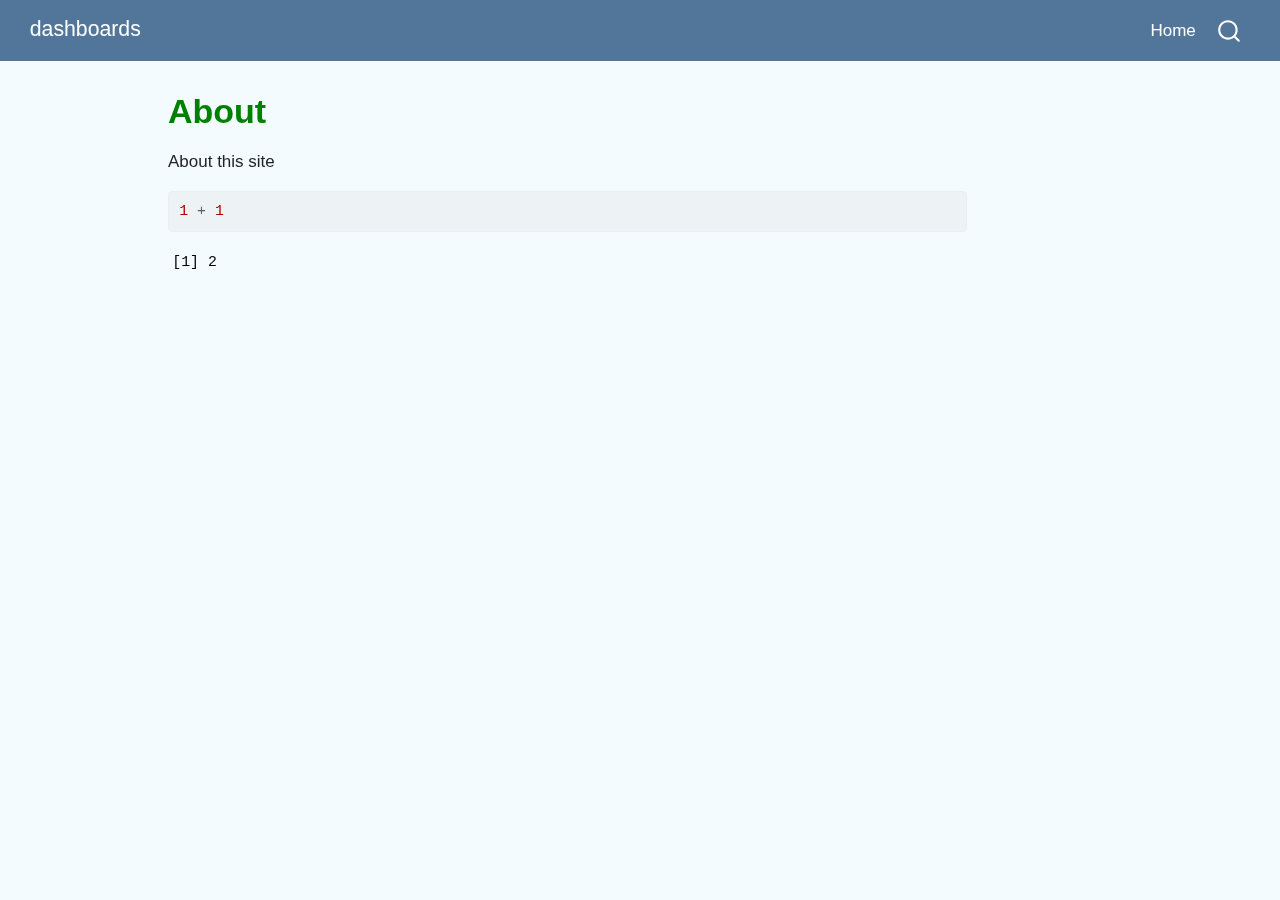
<file: docs/about.html>
<!DOCTYPE html>
<html xmlns="http://www.w3.org/1999/xhtml" lang="en" xml:lang="en"><head>

<meta charset="utf-8">
<meta name="generator" content="quarto-1.6.42">

<meta name="viewport" content="width=device-width, initial-scale=1.0, user-scalable=yes">


<title>About – dashboards</title>
<style>
code{white-space: pre-wrap;}
span.smallcaps{font-variant: small-caps;}
div.columns{display: flex; gap: min(4vw, 1.5em);}
div.column{flex: auto; overflow-x: auto;}
div.hanging-indent{margin-left: 1.5em; text-indent: -1.5em;}
ul.task-list{list-style: none;}
ul.task-list li input[type="checkbox"] {
  width: 0.8em;
  margin: 0 0.8em 0.2em -1em; /* quarto-specific, see https://github.com/quarto-dev/quarto-cli/issues/4556 */ 
  vertical-align: middle;
}
/* CSS for syntax highlighting */
pre > code.sourceCode { white-space: pre; position: relative; }
pre > code.sourceCode > span { line-height: 1.25; }
pre > code.sourceCode > span:empty { height: 1.2em; }
.sourceCode { overflow: visible; }
code.sourceCode > span { color: inherit; text-decoration: inherit; }
div.sourceCode { margin: 1em 0; }
pre.sourceCode { margin: 0; }
@media screen {
div.sourceCode { overflow: auto; }
}
@media print {
pre > code.sourceCode { white-space: pre-wrap; }
pre > code.sourceCode > span { display: inline-block; text-indent: -5em; padding-left: 5em; }
}
pre.numberSource code
  { counter-reset: source-line 0; }
pre.numberSource code > span
  { position: relative; left: -4em; counter-increment: source-line; }
pre.numberSource code > span > a:first-child::before
  { content: counter(source-line);
    position: relative; left: -1em; text-align: right; vertical-align: baseline;
    border: none; display: inline-block;
    -webkit-touch-callout: none; -webkit-user-select: none;
    -khtml-user-select: none; -moz-user-select: none;
    -ms-user-select: none; user-select: none;
    padding: 0 4px; width: 4em;
  }
pre.numberSource { margin-left: 3em;  padding-left: 4px; }
div.sourceCode
  {   }
@media screen {
pre > code.sourceCode > span > a:first-child::before { text-decoration: underline; }
}
</style>


<script src="site_libs/quarto-nav/quarto-nav.js"></script>
<script src="site_libs/quarto-nav/headroom.min.js"></script>
<script src="site_libs/clipboard/clipboard.min.js"></script>
<script src="site_libs/quarto-search/autocomplete.umd.js"></script>
<script src="site_libs/quarto-search/fuse.min.js"></script>
<script src="site_libs/quarto-search/quarto-search.js"></script>
<meta name="quarto:offset" content="./">
<script src="site_libs/quarto-html/quarto.js"></script>
<script src="site_libs/quarto-html/popper.min.js"></script>
<script src="site_libs/quarto-html/tippy.umd.min.js"></script>
<script src="site_libs/quarto-html/anchor.min.js"></script>
<link href="site_libs/quarto-html/tippy.css" rel="stylesheet">
<link href="site_libs/quarto-html/quarto-syntax-highlighting-2f5df379a58b258e96c21c0638c20c03.css" rel="stylesheet" id="quarto-text-highlighting-styles">
<script src="site_libs/bootstrap/bootstrap.min.js"></script>
<link href="site_libs/bootstrap/bootstrap-icons.css" rel="stylesheet">
<link href="site_libs/bootstrap/bootstrap-79108a0fc1995748cbd19a5b0e3e3e7c.min.css" rel="stylesheet" append-hash="true" id="quarto-bootstrap" data-mode="light">
<script id="quarto-search-options" type="application/json">{
  "location": "navbar",
  "copy-button": false,
  "collapse-after": 3,
  "panel-placement": "end",
  "type": "overlay",
  "limit": 50,
  "keyboard-shortcut": [
    "f",
    "/",
    "s"
  ],
  "show-item-context": false,
  "language": {
    "search-no-results-text": "No results",
    "search-matching-documents-text": "matching documents",
    "search-copy-link-title": "Copy link to search",
    "search-hide-matches-text": "Hide additional matches",
    "search-more-match-text": "more match in this document",
    "search-more-matches-text": "more matches in this document",
    "search-clear-button-title": "Clear",
    "search-text-placeholder": "",
    "search-detached-cancel-button-title": "Cancel",
    "search-submit-button-title": "Submit",
    "search-label": "Search"
  }
}</script>


<link rel="stylesheet" href="styles.css">
</head>

<body class="nav-fixed">

<div id="quarto-search-results"></div>
  <header id="quarto-header" class="headroom fixed-top">
    <nav class="navbar navbar-expand-lg " data-bs-theme="dark">
      <div class="navbar-container container-fluid">
      <div class="navbar-brand-container mx-auto">
    <a class="navbar-brand" href="./index.html">
    <span class="navbar-title">dashboards</span>
    </a>
  </div>
            <div id="quarto-search" class="" title="Search"></div>
          <button class="navbar-toggler" type="button" data-bs-toggle="collapse" data-bs-target="#navbarCollapse" aria-controls="navbarCollapse" role="menu" aria-expanded="false" aria-label="Toggle navigation" onclick="if (window.quartoToggleHeadroom) { window.quartoToggleHeadroom(); }">
  <span class="navbar-toggler-icon"></span>
</button>
          <div class="collapse navbar-collapse" id="navbarCollapse">
            <ul class="navbar-nav navbar-nav-scroll ms-auto">
  <li class="nav-item">
    <a class="nav-link" href="./penguin.html"> 
<span class="menu-text">Home</span></a>
  </li>  
</ul>
          </div> <!-- /navcollapse -->
            <div class="quarto-navbar-tools">
</div>
      </div> <!-- /container-fluid -->
    </nav>
</header>
<!-- content -->
<div id="quarto-content" class="quarto-container page-columns page-rows-contents page-layout-article page-navbar">
<!-- sidebar -->
<!-- margin-sidebar -->
    <div id="quarto-margin-sidebar" class="sidebar margin-sidebar zindex-bottom">
        
    </div>
<!-- main -->
<main class="content" id="quarto-document-content">

<header id="title-block-header" class="quarto-title-block default">
<div class="quarto-title">
<h1 class="title">About</h1>
</div>



<div class="quarto-title-meta">

    
  
    
  </div>
  


</header>


<p>About this site</p>
<div class="cell">
<div class="sourceCode cell-code" id="cb1"><pre class="sourceCode r code-with-copy"><code class="sourceCode r"><span id="cb1-1"><a href="#cb1-1" aria-hidden="true" tabindex="-1"></a><span class="dv">1</span> <span class="sc">+</span> <span class="dv">1</span></span></code><button title="Copy to Clipboard" class="code-copy-button"><i class="bi"></i></button></pre></div>
<div class="cell-output cell-output-stdout">
<pre><code>[1] 2</code></pre>
</div>
</div>



</main> <!-- /main -->
<script id="quarto-html-after-body" type="application/javascript">
window.document.addEventListener("DOMContentLoaded", function (event) {
  const toggleBodyColorMode = (bsSheetEl) => {
    const mode = bsSheetEl.getAttribute("data-mode");
    const bodyEl = window.document.querySelector("body");
    if (mode === "dark") {
      bodyEl.classList.add("quarto-dark");
      bodyEl.classList.remove("quarto-light");
    } else {
      bodyEl.classList.add("quarto-light");
      bodyEl.classList.remove("quarto-dark");
    }
  }
  const toggleBodyColorPrimary = () => {
    const bsSheetEl = window.document.querySelector("link#quarto-bootstrap");
    if (bsSheetEl) {
      toggleBodyColorMode(bsSheetEl);
    }
  }
  toggleBodyColorPrimary();  
  const icon = "";
  const anchorJS = new window.AnchorJS();
  anchorJS.options = {
    placement: 'right',
    icon: icon
  };
  anchorJS.add('.anchored');
  const isCodeAnnotation = (el) => {
    for (const clz of el.classList) {
      if (clz.startsWith('code-annotation-')) {                     
        return true;
      }
    }
    return false;
  }
  const onCopySuccess = function(e) {
    // button target
    const button = e.trigger;
    // don't keep focus
    button.blur();
    // flash "checked"
    button.classList.add('code-copy-button-checked');
    var currentTitle = button.getAttribute("title");
    button.setAttribute("title", "Copied!");
    let tooltip;
    if (window.bootstrap) {
      button.setAttribute("data-bs-toggle", "tooltip");
      button.setAttribute("data-bs-placement", "left");
      button.setAttribute("data-bs-title", "Copied!");
      tooltip = new bootstrap.Tooltip(button, 
        { trigger: "manual", 
          customClass: "code-copy-button-tooltip",
          offset: [0, -8]});
      tooltip.show();    
    }
    setTimeout(function() {
      if (tooltip) {
        tooltip.hide();
        button.removeAttribute("data-bs-title");
        button.removeAttribute("data-bs-toggle");
        button.removeAttribute("data-bs-placement");
      }
      button.setAttribute("title", currentTitle);
      button.classList.remove('code-copy-button-checked');
    }, 1000);
    // clear code selection
    e.clearSelection();
  }
  const getTextToCopy = function(trigger) {
      const codeEl = trigger.previousElementSibling.cloneNode(true);
      for (const childEl of codeEl.children) {
        if (isCodeAnnotation(childEl)) {
          childEl.remove();
        }
      }
      return codeEl.innerText;
  }
  const clipboard = new window.ClipboardJS('.code-copy-button:not([data-in-quarto-modal])', {
    text: getTextToCopy
  });
  clipboard.on('success', onCopySuccess);
  if (window.document.getElementById('quarto-embedded-source-code-modal')) {
    const clipboardModal = new window.ClipboardJS('.code-copy-button[data-in-quarto-modal]', {
      text: getTextToCopy,
      container: window.document.getElementById('quarto-embedded-source-code-modal')
    });
    clipboardModal.on('success', onCopySuccess);
  }
    var localhostRegex = new RegExp(/^(?:http|https):\/\/localhost\:?[0-9]*\//);
    var mailtoRegex = new RegExp(/^mailto:/);
      var filterRegex = new RegExp('/' + window.location.host + '/');
    var isInternal = (href) => {
        return filterRegex.test(href) || localhostRegex.test(href) || mailtoRegex.test(href);
    }
    // Inspect non-navigation links and adorn them if external
 	var links = window.document.querySelectorAll('a[href]:not(.nav-link):not(.navbar-brand):not(.toc-action):not(.sidebar-link):not(.sidebar-item-toggle):not(.pagination-link):not(.no-external):not([aria-hidden]):not(.dropdown-item):not(.quarto-navigation-tool):not(.about-link)');
    for (var i=0; i<links.length; i++) {
      const link = links[i];
      if (!isInternal(link.href)) {
        // undo the damage that might have been done by quarto-nav.js in the case of
        // links that we want to consider external
        if (link.dataset.originalHref !== undefined) {
          link.href = link.dataset.originalHref;
        }
      }
    }
  function tippyHover(el, contentFn, onTriggerFn, onUntriggerFn) {
    const config = {
      allowHTML: true,
      maxWidth: 500,
      delay: 100,
      arrow: false,
      appendTo: function(el) {
          return el.parentElement;
      },
      interactive: true,
      interactiveBorder: 10,
      theme: 'quarto',
      placement: 'bottom-start',
    };
    if (contentFn) {
      config.content = contentFn;
    }
    if (onTriggerFn) {
      config.onTrigger = onTriggerFn;
    }
    if (onUntriggerFn) {
      config.onUntrigger = onUntriggerFn;
    }
    window.tippy(el, config); 
  }
  const noterefs = window.document.querySelectorAll('a[role="doc-noteref"]');
  for (var i=0; i<noterefs.length; i++) {
    const ref = noterefs[i];
    tippyHover(ref, function() {
      // use id or data attribute instead here
      let href = ref.getAttribute('data-footnote-href') || ref.getAttribute('href');
      try { href = new URL(href).hash; } catch {}
      const id = href.replace(/^#\/?/, "");
      const note = window.document.getElementById(id);
      if (note) {
        return note.innerHTML;
      } else {
        return "";
      }
    });
  }
  const xrefs = window.document.querySelectorAll('a.quarto-xref');
  const processXRef = (id, note) => {
    // Strip column container classes
    const stripColumnClz = (el) => {
      el.classList.remove("page-full", "page-columns");
      if (el.children) {
        for (const child of el.children) {
          stripColumnClz(child);
        }
      }
    }
    stripColumnClz(note)
    if (id === null || id.startsWith('sec-')) {
      // Special case sections, only their first couple elements
      const container = document.createElement("div");
      if (note.children && note.children.length > 2) {
        container.appendChild(note.children[0].cloneNode(true));
        for (let i = 1; i < note.children.length; i++) {
          const child = note.children[i];
          if (child.tagName === "P" && child.innerText === "") {
            continue;
          } else {
            container.appendChild(child.cloneNode(true));
            break;
          }
        }
        if (window.Quarto?.typesetMath) {
          window.Quarto.typesetMath(container);
        }
        return container.innerHTML
      } else {
        if (window.Quarto?.typesetMath) {
          window.Quarto.typesetMath(note);
        }
        return note.innerHTML;
      }
    } else {
      // Remove any anchor links if they are present
      const anchorLink = note.querySelector('a.anchorjs-link');
      if (anchorLink) {
        anchorLink.remove();
      }
      if (window.Quarto?.typesetMath) {
        window.Quarto.typesetMath(note);
      }
      if (note.classList.contains("callout")) {
        return note.outerHTML;
      } else {
        return note.innerHTML;
      }
    }
  }
  for (var i=0; i<xrefs.length; i++) {
    const xref = xrefs[i];
    tippyHover(xref, undefined, function(instance) {
      instance.disable();
      let url = xref.getAttribute('href');
      let hash = undefined; 
      if (url.startsWith('#')) {
        hash = url;
      } else {
        try { hash = new URL(url).hash; } catch {}
      }
      if (hash) {
        const id = hash.replace(/^#\/?/, "");
        const note = window.document.getElementById(id);
        if (note !== null) {
          try {
            const html = processXRef(id, note.cloneNode(true));
            instance.setContent(html);
          } finally {
            instance.enable();
            instance.show();
          }
        } else {
          // See if we can fetch this
          fetch(url.split('#')[0])
          .then(res => res.text())
          .then(html => {
            const parser = new DOMParser();
            const htmlDoc = parser.parseFromString(html, "text/html");
            const note = htmlDoc.getElementById(id);
            if (note !== null) {
              const html = processXRef(id, note);
              instance.setContent(html);
            } 
          }).finally(() => {
            instance.enable();
            instance.show();
          });
        }
      } else {
        // See if we can fetch a full url (with no hash to target)
        // This is a special case and we should probably do some content thinning / targeting
        fetch(url)
        .then(res => res.text())
        .then(html => {
          const parser = new DOMParser();
          const htmlDoc = parser.parseFromString(html, "text/html");
          const note = htmlDoc.querySelector('main.content');
          if (note !== null) {
            // This should only happen for chapter cross references
            // (since there is no id in the URL)
            // remove the first header
            if (note.children.length > 0 && note.children[0].tagName === "HEADER") {
              note.children[0].remove();
            }
            const html = processXRef(null, note);
            instance.setContent(html);
          } 
        }).finally(() => {
          instance.enable();
          instance.show();
        });
      }
    }, function(instance) {
    });
  }
      let selectedAnnoteEl;
      const selectorForAnnotation = ( cell, annotation) => {
        let cellAttr = 'data-code-cell="' + cell + '"';
        let lineAttr = 'data-code-annotation="' +  annotation + '"';
        const selector = 'span[' + cellAttr + '][' + lineAttr + ']';
        return selector;
      }
      const selectCodeLines = (annoteEl) => {
        const doc = window.document;
        const targetCell = annoteEl.getAttribute("data-target-cell");
        const targetAnnotation = annoteEl.getAttribute("data-target-annotation");
        const annoteSpan = window.document.querySelector(selectorForAnnotation(targetCell, targetAnnotation));
        const lines = annoteSpan.getAttribute("data-code-lines").split(",");
        const lineIds = lines.map((line) => {
          return targetCell + "-" + line;
        })
        let top = null;
        let height = null;
        let parent = null;
        if (lineIds.length > 0) {
            //compute the position of the single el (top and bottom and make a div)
            const el = window.document.getElementById(lineIds[0]);
            top = el.offsetTop;
            height = el.offsetHeight;
            parent = el.parentElement.parentElement;
          if (lineIds.length > 1) {
            const lastEl = window.document.getElementById(lineIds[lineIds.length - 1]);
            const bottom = lastEl.offsetTop + lastEl.offsetHeight;
            height = bottom - top;
          }
          if (top !== null && height !== null && parent !== null) {
            // cook up a div (if necessary) and position it 
            let div = window.document.getElementById("code-annotation-line-highlight");
            if (div === null) {
              div = window.document.createElement("div");
              div.setAttribute("id", "code-annotation-line-highlight");
              div.style.position = 'absolute';
              parent.appendChild(div);
            }
            div.style.top = top - 2 + "px";
            div.style.height = height + 4 + "px";
            div.style.left = 0;
            let gutterDiv = window.document.getElementById("code-annotation-line-highlight-gutter");
            if (gutterDiv === null) {
              gutterDiv = window.document.createElement("div");
              gutterDiv.setAttribute("id", "code-annotation-line-highlight-gutter");
              gutterDiv.style.position = 'absolute';
              const codeCell = window.document.getElementById(targetCell);
              const gutter = codeCell.querySelector('.code-annotation-gutter');
              gutter.appendChild(gutterDiv);
            }
            gutterDiv.style.top = top - 2 + "px";
            gutterDiv.style.height = height + 4 + "px";
          }
          selectedAnnoteEl = annoteEl;
        }
      };
      const unselectCodeLines = () => {
        const elementsIds = ["code-annotation-line-highlight", "code-annotation-line-highlight-gutter"];
        elementsIds.forEach((elId) => {
          const div = window.document.getElementById(elId);
          if (div) {
            div.remove();
          }
        });
        selectedAnnoteEl = undefined;
      };
        // Handle positioning of the toggle
    window.addEventListener(
      "resize",
      throttle(() => {
        elRect = undefined;
        if (selectedAnnoteEl) {
          selectCodeLines(selectedAnnoteEl);
        }
      }, 10)
    );
    function throttle(fn, ms) {
    let throttle = false;
    let timer;
      return (...args) => {
        if(!throttle) { // first call gets through
            fn.apply(this, args);
            throttle = true;
        } else { // all the others get throttled
            if(timer) clearTimeout(timer); // cancel #2
            timer = setTimeout(() => {
              fn.apply(this, args);
              timer = throttle = false;
            }, ms);
        }
      };
    }
      // Attach click handler to the DT
      const annoteDls = window.document.querySelectorAll('dt[data-target-cell]');
      for (const annoteDlNode of annoteDls) {
        annoteDlNode.addEventListener('click', (event) => {
          const clickedEl = event.target;
          if (clickedEl !== selectedAnnoteEl) {
            unselectCodeLines();
            const activeEl = window.document.querySelector('dt[data-target-cell].code-annotation-active');
            if (activeEl) {
              activeEl.classList.remove('code-annotation-active');
            }
            selectCodeLines(clickedEl);
            clickedEl.classList.add('code-annotation-active');
          } else {
            // Unselect the line
            unselectCodeLines();
            clickedEl.classList.remove('code-annotation-active');
          }
        });
      }
  const findCites = (el) => {
    const parentEl = el.parentElement;
    if (parentEl) {
      const cites = parentEl.dataset.cites;
      if (cites) {
        return {
          el,
          cites: cites.split(' ')
        };
      } else {
        return findCites(el.parentElement)
      }
    } else {
      return undefined;
    }
  };
  var bibliorefs = window.document.querySelectorAll('a[role="doc-biblioref"]');
  for (var i=0; i<bibliorefs.length; i++) {
    const ref = bibliorefs[i];
    const citeInfo = findCites(ref);
    if (citeInfo) {
      tippyHover(citeInfo.el, function() {
        var popup = window.document.createElement('div');
        citeInfo.cites.forEach(function(cite) {
          var citeDiv = window.document.createElement('div');
          citeDiv.classList.add('hanging-indent');
          citeDiv.classList.add('csl-entry');
          var biblioDiv = window.document.getElementById('ref-' + cite);
          if (biblioDiv) {
            citeDiv.innerHTML = biblioDiv.innerHTML;
          }
          popup.appendChild(citeDiv);
        });
        return popup.innerHTML;
      });
    }
  }
});
</script>
</div> <!-- /content -->




</body></html>
</file>
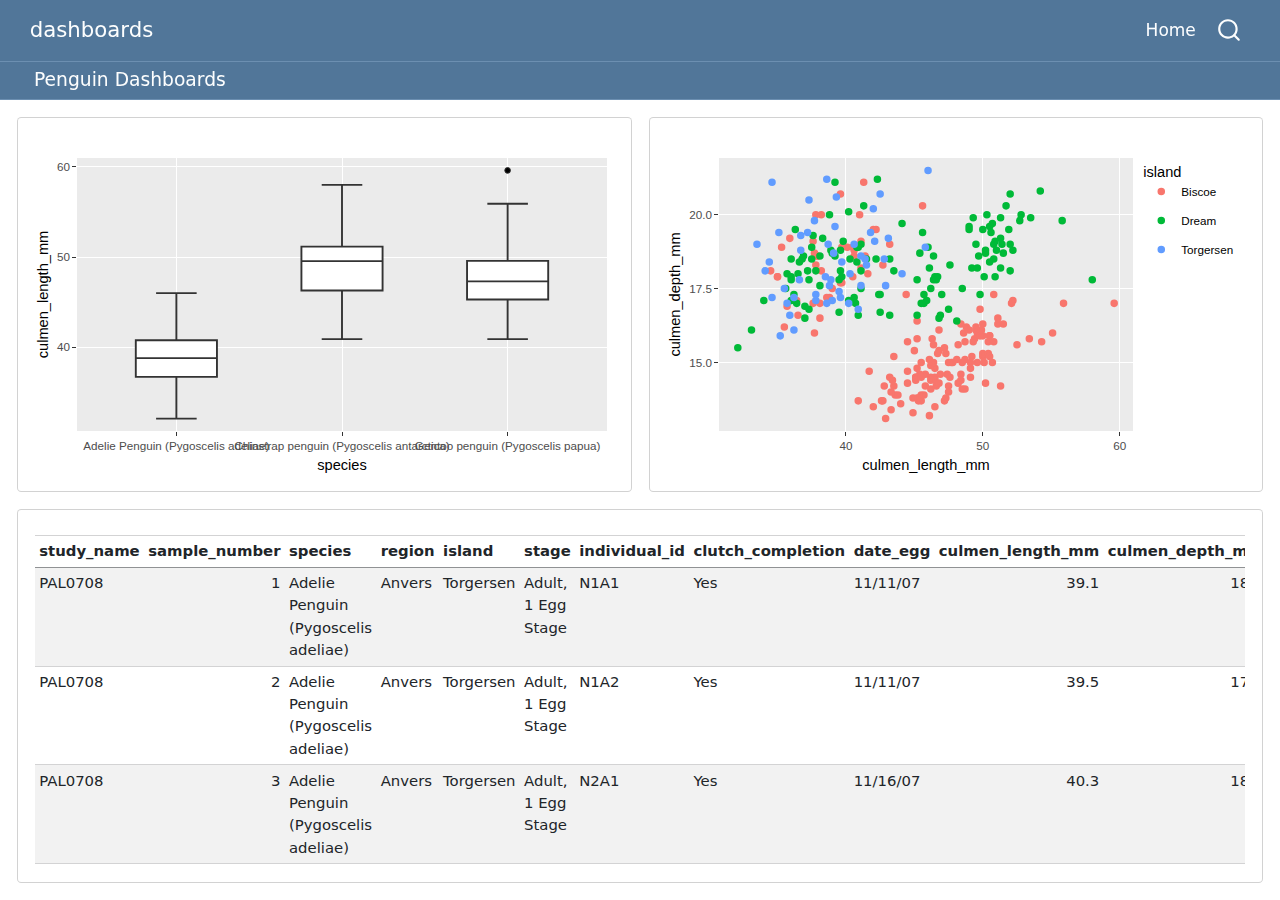
<file: docs/penguin.html>
<!DOCTYPE html>
<html xmlns="http://www.w3.org/1999/xhtml" lang="en" xml:lang="en"><head>

<meta charset="utf-8">
<meta name="generator" content="quarto-1.6.42">

<meta name="viewport" content="width=device-width, initial-scale=1.0, user-scalable=yes">


<title>Penguin Dashboards – dashboards</title>
<style>
code{white-space: pre-wrap;}
span.smallcaps{font-variant: small-caps;}
div.columns{display: flex; gap: min(4vw, 1.5em);}
div.column{flex: auto; overflow-x: auto;}
div.hanging-indent{margin-left: 1.5em; text-indent: -1.5em;}
ul.task-list{list-style: none;}
ul.task-list li input[type="checkbox"] {
  width: 0.8em;
  margin: 0 0.8em 0.2em -1em; /* quarto-specific, see https://github.com/quarto-dev/quarto-cli/issues/4556 */ 
  vertical-align: middle;
}
</style>


<script src="site_libs/quarto-nav/quarto-nav.js"></script>
<script src="site_libs/quarto-nav/headroom.min.js"></script>
<script src="site_libs/clipboard/clipboard.min.js"></script>
<script src="site_libs/quarto-search/autocomplete.umd.js"></script>
<script src="site_libs/quarto-search/fuse.min.js"></script>
<script src="site_libs/quarto-search/quarto-search.js"></script>
<meta name="quarto:offset" content="./">
<script src="site_libs/quarto-html/quarto.js"></script>
<script src="site_libs/quarto-html/popper.min.js"></script>
<script src="site_libs/quarto-html/tippy.umd.min.js"></script>
<script src="site_libs/quarto-html/anchor.min.js"></script>
<link href="site_libs/quarto-html/tippy.css" rel="stylesheet">
<link href="site_libs/quarto-html/quarto-syntax-highlighting-2f5df379a58b258e96c21c0638c20c03.css" rel="stylesheet" id="quarto-text-highlighting-styles">
<script src="site_libs/bootstrap/bootstrap.min.js"></script>
<link href="site_libs/bootstrap/bootstrap-icons.css" rel="stylesheet">
<link href="site_libs/bootstrap/bootstrap-79108a0fc1995748cbd19a5b0e3e3e7c.min.css" rel="stylesheet" append-hash="true" id="quarto-bootstrap" data-mode="light">
<script src="site_libs/quarto-dashboard/quarto-dashboard.js"></script>
<script src="site_libs/quarto-dashboard/stickythead.js"></script>
<script src="site_libs/quarto-dashboard/datatables.min.js" kdttablesentinel="true"></script>
<script src="site_libs/quarto-dashboard/pdfmake.min.js" kdttablesentinel="true"></script>
<script src="site_libs/quarto-dashboard/vfs_fonts.js" kdttablesentinel="true"></script>
<script src="site_libs/quarto-dashboard/web-components.js" type="module"></script>
<script src="site_libs/quarto-dashboard/components.js"></script>
<link href="site_libs/quarto-dashboard/datatables.min.css" rel="stylesheet" kdttablesentinel="true">
<script id="quarto-search-options" type="application/json">{
  "location": "navbar",
  "copy-button": false,
  "collapse-after": 3,
  "panel-placement": "end",
  "type": "overlay",
  "limit": 50,
  "keyboard-shortcut": [
    "f",
    "/",
    "s"
  ],
  "show-item-context": false,
  "language": {
    "search-no-results-text": "No results",
    "search-matching-documents-text": "matching documents",
    "search-copy-link-title": "Copy link to search",
    "search-hide-matches-text": "Hide additional matches",
    "search-more-match-text": "more match in this document",
    "search-more-matches-text": "more matches in this document",
    "search-clear-button-title": "Clear",
    "search-text-placeholder": "",
    "search-detached-cancel-button-title": "Cancel",
    "search-submit-button-title": "Submit",
    "search-label": "Search"
  }
}</script>
<link href="site_libs/htmltools-fill-0.5.8.1/fill.css" rel="stylesheet">
<script src="site_libs/htmlwidgets-1.6.4/htmlwidgets.js"></script>
<script src="site_libs/plotly-binding-4.11.0/plotly.js"></script>
<script src="site_libs/typedarray-0.1/typedarray.min.js"></script>
<script src="site_libs/jquery-3.5.1/jquery.min.js"></script>
<link href="site_libs/crosstalk-1.2.2/css/crosstalk.min.css" rel="stylesheet">
<script src="site_libs/crosstalk-1.2.2/js/crosstalk.min.js"></script>
<link href="site_libs/plotly-htmlwidgets-css-2.11.1/plotly-htmlwidgets.css" rel="stylesheet">
<script src="site_libs/plotly-main-2.11.1/plotly-latest.min.js"></script>


</head>

<body class="quarto-dashboard nav-fixed dashboard-fill fullcontent">


<div id="quarto-search-results"></div>
  <header id="quarto-header" class="headroom fixed-top">
    <nav class="navbar navbar-expand-lg " data-bs-theme="dark">
      <div class="navbar-container container-fluid">
      <div class="navbar-brand-container mx-auto">
    <a class="navbar-brand" href="./index.html">
    <span class="navbar-title">dashboards</span>
    </a>
  </div>
            <div id="quarto-search" class="" title="Search"></div>
          <button class="navbar-toggler" type="button" data-bs-toggle="collapse" data-bs-target="#navbarCollapse" aria-controls="navbarCollapse" role="menu" aria-expanded="false" aria-label="Toggle navigation" onclick="if (window.quartoToggleHeadroom) { window.quartoToggleHeadroom(); }">
  <span class="navbar-toggler-icon"></span>
</button>
          <div class="collapse navbar-collapse" id="navbarCollapse">
            <ul class="navbar-nav navbar-nav-scroll ms-auto">
  <li class="nav-item">
    <a class="nav-link active" href="./penguin.html" aria-current="page"> 
<span class="menu-text">Home</span></a>
  </li>  
</ul>
          </div> <!-- /navcollapse -->
            <div class="quarto-navbar-tools">
</div>
      </div> <!-- /container-fluid -->
    </nav>
<header id="quarto-dashboard-header">
<nav class="navbar navbar-expand-md slim" data-bs-theme="dark">
  <div class="navbar-container container-fluid">
    <button class="navbar-toggler hidden" type="button" data-bs-toggle="collapse" data-bs-target="#dashboard-collapse" aria-controls="dashboard-collapse" aria-expanded="false" aria-label="Toggle navigation">
      <span class="navbar-toggler-icon"></span>
    </button>    


    <div class="navbar-brand-container">       

      <div class="navbar-title">
        <div class="navbar-title-text"><a href="#">Penguin Dashboards</a></div>
        
        
      </div>
    </div>
</div>
</nav>
</header></header>
<!-- content -->
<div id="quarto-content" class="quarto-container page-layout-custom page-navbar quarto-dashboard-content bslib-gap-spacing html-fill-container bslib-page-fill">
<!-- sidebar -->
<!-- margin-sidebar -->
<!-- main -->

<div class="bslib-grid-item html-fill-item bslib-grid" data-layout="fill" style="display: grid; grid-template-rows: minmax(3em, 1fr) minmax(3em, 1fr); grid-auto-columns: minmax(0, 1fr);">
<div class="bslib-grid" style="display: grid; grid-template-columns: minmax(3em, 1fr) minmax(3em, 1fr);
grid-auto-rows: minmax(0, 1fr);">
<div class="card cell bslib-card html-fill-container" data-bslib-card-init="" data-require-bs-caller="card()" data-full-screen="false">
<div class="card-body html-fill-item html-fill-container">
<div class="cell-output-display html-fill-item html-fill-container">
<div class="plotly html-widget html-fill-item html-fill-container" id="htmlwidget-569adbbaac301e7e151a" style="width:100%;height:406px;"></div>
<script type="application/json" data-for="htmlwidget-569adbbaac301e7e151a">{"x":{"data":[{"x":[1,1,1,1,1,1,1,1,1,1,1,1,1,1,1,1,1,1,1,1,1,1,1,1,1,1,1,1,1,1,1,1,1,1,1,1,1,1,1,1,1,1,1,1,1,1,1,1,1,1,1,1,1,1,1,1,1,1,1,1,1,1,1,1,1,1,1,1,1,1,1,1,1,1,1,1,1,1,1,1,1,1,1,1,1,1,1,1,1,1,1,1,1,1,1,1,1,1,1,1,1,1,1,1,1,1,1,1,1,1,1,1,1,1,1,1,1,1,1,1,1,1,1,1,1,1,1,1,1,1,1,1,1,1,1,1,1,1,1,1,1,1,1,1,1,1,1,1,1,1,1,1,2,2,2,2,2,2,2,2,2,2,2,2,2,2,2,2,2,2,2,2,2,2,2,2,2,2,2,2,2,2,2,2,2,2,2,2,2,2,2,2,2,2,2,2,2,2,2,2,2,2,2,2,2,2,2,2,2,2,2,2,2,2,2,2,2,2,2,2,3,3,3,3,3,3,3,3,3,3,3,3,3,3,3,3,3,3,3,3,3,3,3,3,3,3,3,3,3,3,3,3,3,3,3,3,3,3,3,3,3,3,3,3,3,3,3,3,3,3,3,3,3,3,3,3,3,3,3,3,3,3,3,3,3,3,3,3,3,3,3,3,3,3,3,3,3,3,3,3,3,3,3,3,3,3,3,3,3,3,3,3,3,3,3,3,3,3,3,3,3,3,3,3,3,3,3,3,3,3,3,3,3,3,3,3,3,3,3,3,3,3,3,3],"y":[39.100000000000001,39.5,40.299999999999997,null,36.700000000000003,39.299999999999997,38.899999999999999,39.200000000000003,34.100000000000001,42,37.799999999999997,37.799999999999997,41.100000000000001,38.600000000000001,34.600000000000001,36.600000000000001,38.700000000000003,42.5,34.399999999999999,46,37.799999999999997,37.700000000000003,35.899999999999999,38.200000000000003,38.799999999999997,35.299999999999997,40.600000000000001,40.5,37.899999999999999,40.5,39.5,37.200000000000003,39.5,40.899999999999999,36.399999999999999,39.200000000000003,38.799999999999997,42.200000000000003,37.600000000000001,39.799999999999997,36.5,40.799999999999997,36,44.100000000000001,37,39.600000000000001,41.100000000000001,37.5,36,42.299999999999997,39.600000000000001,40.100000000000001,35,42,34.5,41.399999999999999,39,40.600000000000001,36.5,37.600000000000001,35.700000000000003,41.299999999999997,37.600000000000001,41.100000000000001,36.399999999999999,41.600000000000001,35.5,41.100000000000001,35.899999999999999,41.799999999999997,33.5,39.700000000000003,39.600000000000001,45.799999999999997,35.5,42.799999999999997,40.899999999999999,37.200000000000003,36.200000000000003,42.100000000000001,34.600000000000001,42.899999999999999,36.700000000000003,35.100000000000001,37.299999999999997,41.299999999999997,36.299999999999997,36.899999999999999,38.299999999999997,38.899999999999999,35.700000000000003,41.100000000000001,34,39.600000000000001,36.200000000000003,40.799999999999997,38.100000000000001,40.299999999999997,33.100000000000001,43.200000000000003,35,41,37.700000000000003,37.799999999999997,37.899999999999999,39.700000000000003,38.600000000000001,38.200000000000003,38.100000000000001,43.200000000000003,38.100000000000001,45.600000000000001,39.700000000000003,42.200000000000003,39.600000000000001,42.700000000000003,38.600000000000001,37.299999999999997,35.700000000000003,41.100000000000001,36.200000000000003,37.700000000000003,40.200000000000003,41.399999999999999,35.200000000000003,40.600000000000001,38.799999999999997,41.5,39,44.100000000000001,38.5,43.100000000000001,36.799999999999997,37.5,38.100000000000001,41.100000000000001,35.600000000000001,40.200000000000003,37,39.700000000000003,40.200000000000003,40.600000000000001,32.100000000000001,40.700000000000003,37.299999999999997,39,39.200000000000003,36.600000000000001,36,37.799999999999997,36,41.5,46.5,50,51.299999999999997,45.399999999999999,52.700000000000003,45.200000000000003,46.100000000000001,51.299999999999997,46,51.299999999999997,46.600000000000001,51.700000000000003,47,52,45.899999999999999,50.5,50.299999999999997,58,46.399999999999999,49.200000000000003,42.399999999999999,48.5,43.200000000000003,50.600000000000001,46.700000000000003,52,50.5,49.5,46.399999999999999,52.799999999999997,40.899999999999999,54.200000000000003,42.5,51,49.700000000000003,47.5,47.600000000000001,52,46.899999999999999,53.5,49,46.200000000000003,50.899999999999999,45.5,50.899999999999999,50.799999999999997,50.100000000000001,49,51.5,49.799999999999997,48.100000000000001,51.399999999999999,45.700000000000003,50.700000000000003,42.5,52.200000000000003,45.200000000000003,49.299999999999997,50.200000000000003,45.600000000000001,51.899999999999999,46.799999999999997,45.700000000000003,55.799999999999997,43.5,49.600000000000001,50.799999999999997,50.200000000000003,46.100000000000001,50,48.700000000000003,50,47.600000000000001,46.5,45.399999999999999,46.700000000000003,43.299999999999997,46.799999999999997,40.899999999999999,49,45.5,48.399999999999999,45.799999999999997,49.299999999999997,42,49.200000000000003,46.200000000000003,48.700000000000003,50.200000000000003,45.100000000000001,46.5,46.299999999999997,42.899999999999999,46.100000000000001,44.5,47.799999999999997,48.200000000000003,50,47.299999999999997,42.799999999999997,45.100000000000001,59.600000000000001,49.100000000000001,48.399999999999999,42.600000000000001,44.399999999999999,44,48.700000000000003,42.700000000000003,49.600000000000001,45.299999999999997,49.600000000000001,50.5,43.600000000000001,45.5,50.5,44.899999999999999,45.200000000000003,46.600000000000001,48.5,45.100000000000001,50.100000000000001,46.5,45,43.799999999999997,45.5,43.200000000000003,50.399999999999999,45.299999999999997,46.200000000000003,45.700000000000003,54.299999999999997,45.799999999999997,49.799999999999997,46.200000000000003,49.5,43.5,50.700000000000003,47.700000000000003,46.399999999999999,48.200000000000003,46.5,46.399999999999999,48.600000000000001,47.5,51.100000000000001,45.200000000000003,45.200000000000003,49.100000000000001,52.5,47.399999999999999,50,44.899999999999999,50.799999999999997,43.399999999999999,51.299999999999997,47.5,52.100000000000001,47.5,52.200000000000003,45.5,49.5,44.5,50.799999999999997,49.399999999999999,46.899999999999999,48.399999999999999,51.100000000000001,48.5,55.899999999999999,47.200000000000003,49.100000000000001,47.299999999999997,46.799999999999997,41.700000000000003,53.399999999999999,43.299999999999997,48.100000000000001,50.5,49.799999999999997,43.5,51.5,46.200000000000003,55.100000000000001,44.5,48.799999999999997,47.200000000000003,null,46.799999999999997,50.399999999999999,45.200000000000003,49.899999999999999],"hoverinfo":"y","type":"box","fillcolor":"rgba(255,255,255,1)","marker":{"opacity":null,"outliercolor":"rgba(0,0,0,1)","line":{"width":1.8897637795275593,"color":"rgba(0,0,0,1)"},"size":5.6692913385826778},"line":{"color":"rgba(51,51,51,1)","width":1.8897637795275593},"showlegend":false,"xaxis":"x","yaxis":"y","frame":null}],"layout":{"margin":{"t":23.305936073059364,"r":7.3059360730593621,"b":37.260273972602747,"l":37.260273972602747},"plot_bgcolor":"rgba(235,235,235,1)","paper_bgcolor":"rgba(255,255,255,1)","font":{"color":"rgba(0,0,0,1)","family":"","size":14.611872146118724},"xaxis":{"domain":[0,1],"automargin":true,"type":"linear","autorange":false,"range":[0.40000000000000002,3.6000000000000001],"tickmode":"array","ticktext":["Adelie Penguin (Pygoscelis adeliae)","Chinstrap penguin (Pygoscelis antarctica)","Gentoo penguin (Pygoscelis papua)"],"tickvals":[1,2,3],"categoryorder":"array","categoryarray":["Adelie Penguin (Pygoscelis adeliae)","Chinstrap penguin (Pygoscelis antarctica)","Gentoo penguin (Pygoscelis papua)"],"nticks":null,"ticks":"outside","tickcolor":"rgba(51,51,51,1)","ticklen":3.6529680365296811,"tickwidth":0,"showticklabels":true,"tickfont":{"color":"rgba(77,77,77,1)","family":"","size":11.68949771689498},"tickangle":-0,"showline":false,"linecolor":null,"linewidth":0,"showgrid":true,"gridcolor":"rgba(255,255,255,1)","gridwidth":0,"zeroline":false,"anchor":"y","title":{"text":"species","font":{"color":"rgba(0,0,0,1)","family":"","size":14.611872146118724}},"hoverformat":".2f"},"yaxis":{"domain":[0,1],"automargin":true,"type":"linear","autorange":false,"range":[30.725000000000001,60.975000000000001],"tickmode":"array","ticktext":["40","50","60"],"tickvals":[40,50,60],"categoryorder":"array","categoryarray":["40","50","60"],"nticks":null,"ticks":"outside","tickcolor":"rgba(51,51,51,1)","ticklen":3.6529680365296811,"tickwidth":0,"showticklabels":true,"tickfont":{"color":"rgba(77,77,77,1)","family":"","size":11.68949771689498},"tickangle":-0,"showline":false,"linecolor":null,"linewidth":0,"showgrid":true,"gridcolor":"rgba(255,255,255,1)","gridwidth":0,"zeroline":false,"anchor":"x","title":{"text":"culmen_length_mm","font":{"color":"rgba(0,0,0,1)","family":"","size":14.611872146118724}},"hoverformat":".2f"},"shapes":[{"type":"rect","fillcolor":null,"line":{"color":null,"width":0,"linetype":[]},"yref":"paper","xref":"paper","layer":"below","x0":0,"x1":1,"y0":0,"y1":1}],"showlegend":false,"legend":{"bgcolor":"rgba(255,255,255,1)","bordercolor":"transparent","borderwidth":0,"font":{"color":"rgba(0,0,0,1)","family":"","size":11.68949771689498}},"hovermode":"closest","barmode":"relative"},"config":{"doubleClick":"reset","modeBarButtonsToAdd":["hoverclosest","hovercompare"],"showSendToCloud":false},"source":"A","attrs":{"2a16604040c9":{"x":{},"y":{},"type":"box"}},"cur_data":"2a16604040c9","visdat":{"2a16604040c9":["function (y) ","x"]},"highlight":{"on":"plotly_click","persistent":false,"dynamic":false,"selectize":false,"opacityDim":0.20000000000000001,"selected":{"opacity":1},"debounce":0},"shinyEvents":["plotly_hover","plotly_click","plotly_selected","plotly_relayout","plotly_brushed","plotly_brushing","plotly_clickannotation","plotly_doubleclick","plotly_deselect","plotly_afterplot","plotly_sunburstclick"],"base_url":"https://plot.ly"},"evals":[],"jsHooks":[]}</script>
</div>
</div>
<bslib-tooltip placement="auto" bsoptions="[]" data-require-bs-version="5" data-require-bs-caller="tooltip()">
    <template>Expand</template>
    <span class="bslib-full-screen-enter badge rounded-pill">
        <svg xmlns="http://www.w3.org/2000/svg" viewbox="0 0 24 24" style="height:1em;width:1em;" aria-hidden="true" role="img"><path d="M20 5C20 4.4 19.6 4 19 4H13C12.4 4 12 3.6 12 3C12 2.4 12.4 2 13 2H21C21.6 2 22 2.4 22 3V11C22 11.6 21.6 12 21 12C20.4 12 20 11.6 20 11V5ZM4 19C4 19.6 4.4 20 5 20H11C11.6 20 12 20.4 12 21C12 21.6 11.6 22 11 22H3C2.4 22 2 21.6 2 21V13C2 12.4 2.4 12 3 12C3.6 12 4 12.4 4 13V19Z"></path></svg>
    </span>
</bslib-tooltip><script data-bslib-card-init="">bslib.Card.initializeAllCards();</script></div><div class="card cell bslib-card html-fill-container" data-bslib-card-init="" data-require-bs-caller="card()" data-full-screen="false">
<div class="card-body html-fill-item html-fill-container">
<div class="cell-output-display html-fill-item html-fill-container">
<div class="plotly html-widget html-fill-item html-fill-container" id="htmlwidget-f2c1fd2c05217ddef4fe" style="width:100%;height:406px;"></div>
<script type="application/json" data-for="htmlwidget-f2c1fd2c05217ddef4fe">{"x":{"data":[{"x":[37.799999999999997,37.700000000000003,35.899999999999999,38.200000000000003,38.799999999999997,35.299999999999997,40.600000000000001,40.5,37.899999999999999,40.5,39.600000000000001,40.100000000000001,35,42,34.5,41.399999999999999,39,40.600000000000001,36.5,37.600000000000001,35.700000000000003,41.299999999999997,37.600000000000001,41.100000000000001,36.399999999999999,41.600000000000001,35.5,41.100000000000001,35,41,37.700000000000003,37.799999999999997,37.899999999999999,39.700000000000003,38.600000000000001,38.200000000000003,38.100000000000001,43.200000000000003,38.100000000000001,45.600000000000001,39.700000000000003,42.200000000000003,39.600000000000001,42.700000000000003,46.100000000000001,50,48.700000000000003,50,47.600000000000001,46.5,45.399999999999999,46.700000000000003,43.299999999999997,46.799999999999997,40.899999999999999,49,45.5,48.399999999999999,45.799999999999997,49.299999999999997,42,49.200000000000003,46.200000000000003,48.700000000000003,50.200000000000003,45.100000000000001,46.5,46.299999999999997,42.899999999999999,46.100000000000001,44.5,47.799999999999997,48.200000000000003,50,47.299999999999997,42.799999999999997,45.100000000000001,59.600000000000001,49.100000000000001,48.399999999999999,42.600000000000001,44.399999999999999,44,48.700000000000003,42.700000000000003,49.600000000000001,45.299999999999997,49.600000000000001,50.5,43.600000000000001,45.5,50.5,44.899999999999999,45.200000000000003,46.600000000000001,48.5,45.100000000000001,50.100000000000001,46.5,45,43.799999999999997,45.5,43.200000000000003,50.399999999999999,45.299999999999997,46.200000000000003,45.700000000000003,54.299999999999997,45.799999999999997,49.799999999999997,46.200000000000003,49.5,43.5,50.700000000000003,47.700000000000003,46.399999999999999,48.200000000000003,46.5,46.399999999999999,48.600000000000001,47.5,51.100000000000001,45.200000000000003,45.200000000000003,49.100000000000001,52.5,47.399999999999999,50,44.899999999999999,50.799999999999997,43.399999999999999,51.299999999999997,47.5,52.100000000000001,47.5,52.200000000000003,45.5,49.5,44.5,50.799999999999997,49.399999999999999,46.899999999999999,48.399999999999999,51.100000000000001,48.5,55.899999999999999,47.200000000000003,49.100000000000001,47.299999999999997,46.799999999999997,41.700000000000003,53.399999999999999,43.299999999999997,48.100000000000001,50.5,49.799999999999997,43.5,51.5,46.200000000000003,55.100000000000001,44.5,48.799999999999997,47.200000000000003,null,46.799999999999997,50.399999999999999,45.200000000000003,49.899999999999999],"y":[18.300000000000001,18.699999999999999,19.199999999999999,18.100000000000001,17.199999999999999,18.899999999999999,18.600000000000001,17.899999999999999,18.600000000000001,18.899999999999999,17.699999999999999,18.899999999999999,17.899999999999999,19.5,18.100000000000001,18.600000000000001,17.5,18.800000000000001,16.600000000000001,19.100000000000001,16.899999999999999,21.100000000000001,17,18.199999999999999,17.100000000000001,18,16.199999999999999,19.100000000000001,17.899999999999999,20,16,20,18.600000000000001,18.899999999999999,17.199999999999999,20,17,19,16.5,20.300000000000001,17.699999999999999,19.5,20.699999999999999,18.300000000000001,13.199999999999999,16.300000000000001,14.1,15.199999999999999,14.5,13.5,14.6,15.300000000000001,13.4,15.4,13.699999999999999,16.100000000000001,13.699999999999999,14.6,14.6,15.699999999999999,13.5,15.199999999999999,14.5,15.1,14.300000000000001,14.5,14.5,15.800000000000001,13.1,15.1,14.300000000000001,15,14.300000000000001,15.300000000000001,15.300000000000001,14.199999999999999,14.5,17,14.800000000000001,16.300000000000001,13.699999999999999,17.300000000000001,13.6,15.699999999999999,13.699999999999999,16,13.699999999999999,15,15.9,13.9,13.9,15.9,13.300000000000001,15.800000000000001,14.199999999999999,14.1,14.4,15,14.4,15.4,13.9,15,14.5,15.300000000000001,13.800000000000001,14.9,13.9,15.699999999999999,14.199999999999999,16.800000000000001,14.4,16.199999999999999,14.199999999999999,15,15,15.6,15.6,14.800000000000001,15,16,14.199999999999999,16.300000000000001,13.800000000000001,16.399999999999999,14.5,15.6,14.6,15.9,13.800000000000001,17.300000000000001,14.4,14.199999999999999,14,17,15,17.100000000000001,14.5,16.100000000000001,14.699999999999999,15.699999999999999,15.800000000000001,14.6,14.4,16.5,15,17,15.5,15,13.800000000000001,16.100000000000001,14.699999999999999,15.800000000000001,14,15.1,15.199999999999999,15.9,15.199999999999999,16.300000000000001,14.1,16,15.699999999999999,16.199999999999999,13.699999999999999,null,14.300000000000001,15.699999999999999,14.800000000000001,16.100000000000001],"text":["culmen_length_mm: 37.8<br />culmen_depth_mm: 18.3<br />island: Biscoe","culmen_length_mm: 37.7<br />culmen_depth_mm: 18.7<br />island: Biscoe","culmen_length_mm: 35.9<br />culmen_depth_mm: 19.2<br />island: Biscoe","culmen_length_mm: 38.2<br />culmen_depth_mm: 18.1<br />island: Biscoe","culmen_length_mm: 38.8<br />culmen_depth_mm: 17.2<br />island: Biscoe","culmen_length_mm: 35.3<br />culmen_depth_mm: 18.9<br />island: Biscoe","culmen_length_mm: 40.6<br />culmen_depth_mm: 18.6<br />island: Biscoe","culmen_length_mm: 40.5<br />culmen_depth_mm: 17.9<br />island: Biscoe","culmen_length_mm: 37.9<br />culmen_depth_mm: 18.6<br />island: Biscoe","culmen_length_mm: 40.5<br />culmen_depth_mm: 18.9<br />island: Biscoe","culmen_length_mm: 39.6<br />culmen_depth_mm: 17.7<br />island: Biscoe","culmen_length_mm: 40.1<br />culmen_depth_mm: 18.9<br />island: Biscoe","culmen_length_mm: 35.0<br />culmen_depth_mm: 17.9<br />island: Biscoe","culmen_length_mm: 42.0<br />culmen_depth_mm: 19.5<br />island: Biscoe","culmen_length_mm: 34.5<br />culmen_depth_mm: 18.1<br />island: Biscoe","culmen_length_mm: 41.4<br />culmen_depth_mm: 18.6<br />island: Biscoe","culmen_length_mm: 39.0<br />culmen_depth_mm: 17.5<br />island: Biscoe","culmen_length_mm: 40.6<br />culmen_depth_mm: 18.8<br />island: Biscoe","culmen_length_mm: 36.5<br />culmen_depth_mm: 16.6<br />island: Biscoe","culmen_length_mm: 37.6<br />culmen_depth_mm: 19.1<br />island: Biscoe","culmen_length_mm: 35.7<br />culmen_depth_mm: 16.9<br />island: Biscoe","culmen_length_mm: 41.3<br />culmen_depth_mm: 21.1<br />island: Biscoe","culmen_length_mm: 37.6<br />culmen_depth_mm: 17.0<br />island: Biscoe","culmen_length_mm: 41.1<br />culmen_depth_mm: 18.2<br />island: Biscoe","culmen_length_mm: 36.4<br />culmen_depth_mm: 17.1<br />island: Biscoe","culmen_length_mm: 41.6<br />culmen_depth_mm: 18.0<br />island: Biscoe","culmen_length_mm: 35.5<br />culmen_depth_mm: 16.2<br />island: Biscoe","culmen_length_mm: 41.1<br />culmen_depth_mm: 19.1<br />island: Biscoe","culmen_length_mm: 35.0<br />culmen_depth_mm: 17.9<br />island: Biscoe","culmen_length_mm: 41.0<br />culmen_depth_mm: 20.0<br />island: Biscoe","culmen_length_mm: 37.7<br />culmen_depth_mm: 16.0<br />island: Biscoe","culmen_length_mm: 37.8<br />culmen_depth_mm: 20.0<br />island: Biscoe","culmen_length_mm: 37.9<br />culmen_depth_mm: 18.6<br />island: Biscoe","culmen_length_mm: 39.7<br />culmen_depth_mm: 18.9<br />island: Biscoe","culmen_length_mm: 38.6<br />culmen_depth_mm: 17.2<br />island: Biscoe","culmen_length_mm: 38.2<br />culmen_depth_mm: 20.0<br />island: Biscoe","culmen_length_mm: 38.1<br />culmen_depth_mm: 17.0<br />island: Biscoe","culmen_length_mm: 43.2<br />culmen_depth_mm: 19.0<br />island: Biscoe","culmen_length_mm: 38.1<br />culmen_depth_mm: 16.5<br />island: Biscoe","culmen_length_mm: 45.6<br />culmen_depth_mm: 20.3<br />island: Biscoe","culmen_length_mm: 39.7<br />culmen_depth_mm: 17.7<br />island: Biscoe","culmen_length_mm: 42.2<br />culmen_depth_mm: 19.5<br />island: Biscoe","culmen_length_mm: 39.6<br />culmen_depth_mm: 20.7<br />island: Biscoe","culmen_length_mm: 42.7<br />culmen_depth_mm: 18.3<br />island: Biscoe","culmen_length_mm: 46.1<br />culmen_depth_mm: 13.2<br />island: Biscoe","culmen_length_mm: 50.0<br />culmen_depth_mm: 16.3<br />island: Biscoe","culmen_length_mm: 48.7<br />culmen_depth_mm: 14.1<br />island: Biscoe","culmen_length_mm: 50.0<br />culmen_depth_mm: 15.2<br />island: Biscoe","culmen_length_mm: 47.6<br />culmen_depth_mm: 14.5<br />island: Biscoe","culmen_length_mm: 46.5<br />culmen_depth_mm: 13.5<br />island: Biscoe","culmen_length_mm: 45.4<br />culmen_depth_mm: 14.6<br />island: Biscoe","culmen_length_mm: 46.7<br />culmen_depth_mm: 15.3<br />island: Biscoe","culmen_length_mm: 43.3<br />culmen_depth_mm: 13.4<br />island: Biscoe","culmen_length_mm: 46.8<br />culmen_depth_mm: 15.4<br />island: Biscoe","culmen_length_mm: 40.9<br />culmen_depth_mm: 13.7<br />island: Biscoe","culmen_length_mm: 49.0<br />culmen_depth_mm: 16.1<br />island: Biscoe","culmen_length_mm: 45.5<br />culmen_depth_mm: 13.7<br />island: Biscoe","culmen_length_mm: 48.4<br />culmen_depth_mm: 14.6<br />island: Biscoe","culmen_length_mm: 45.8<br />culmen_depth_mm: 14.6<br />island: Biscoe","culmen_length_mm: 49.3<br />culmen_depth_mm: 15.7<br />island: Biscoe","culmen_length_mm: 42.0<br />culmen_depth_mm: 13.5<br />island: Biscoe","culmen_length_mm: 49.2<br />culmen_depth_mm: 15.2<br />island: Biscoe","culmen_length_mm: 46.2<br />culmen_depth_mm: 14.5<br />island: Biscoe","culmen_length_mm: 48.7<br />culmen_depth_mm: 15.1<br />island: Biscoe","culmen_length_mm: 50.2<br />culmen_depth_mm: 14.3<br />island: Biscoe","culmen_length_mm: 45.1<br />culmen_depth_mm: 14.5<br />island: Biscoe","culmen_length_mm: 46.5<br />culmen_depth_mm: 14.5<br />island: Biscoe","culmen_length_mm: 46.3<br />culmen_depth_mm: 15.8<br />island: Biscoe","culmen_length_mm: 42.9<br />culmen_depth_mm: 13.1<br />island: Biscoe","culmen_length_mm: 46.1<br />culmen_depth_mm: 15.1<br />island: Biscoe","culmen_length_mm: 44.5<br />culmen_depth_mm: 14.3<br />island: Biscoe","culmen_length_mm: 47.8<br />culmen_depth_mm: 15.0<br />island: Biscoe","culmen_length_mm: 48.2<br />culmen_depth_mm: 14.3<br />island: Biscoe","culmen_length_mm: 50.0<br />culmen_depth_mm: 15.3<br />island: Biscoe","culmen_length_mm: 47.3<br />culmen_depth_mm: 15.3<br />island: Biscoe","culmen_length_mm: 42.8<br />culmen_depth_mm: 14.2<br />island: Biscoe","culmen_length_mm: 45.1<br />culmen_depth_mm: 14.5<br />island: Biscoe","culmen_length_mm: 59.6<br />culmen_depth_mm: 17.0<br />island: Biscoe","culmen_length_mm: 49.1<br />culmen_depth_mm: 14.8<br />island: Biscoe","culmen_length_mm: 48.4<br />culmen_depth_mm: 16.3<br />island: Biscoe","culmen_length_mm: 42.6<br />culmen_depth_mm: 13.7<br />island: Biscoe","culmen_length_mm: 44.4<br />culmen_depth_mm: 17.3<br />island: Biscoe","culmen_length_mm: 44.0<br />culmen_depth_mm: 13.6<br />island: Biscoe","culmen_length_mm: 48.7<br />culmen_depth_mm: 15.7<br />island: Biscoe","culmen_length_mm: 42.7<br />culmen_depth_mm: 13.7<br />island: Biscoe","culmen_length_mm: 49.6<br />culmen_depth_mm: 16.0<br />island: Biscoe","culmen_length_mm: 45.3<br />culmen_depth_mm: 13.7<br />island: Biscoe","culmen_length_mm: 49.6<br />culmen_depth_mm: 15.0<br />island: Biscoe","culmen_length_mm: 50.5<br />culmen_depth_mm: 15.9<br />island: Biscoe","culmen_length_mm: 43.6<br />culmen_depth_mm: 13.9<br />island: Biscoe","culmen_length_mm: 45.5<br />culmen_depth_mm: 13.9<br />island: Biscoe","culmen_length_mm: 50.5<br />culmen_depth_mm: 15.9<br />island: Biscoe","culmen_length_mm: 44.9<br />culmen_depth_mm: 13.3<br />island: Biscoe","culmen_length_mm: 45.2<br />culmen_depth_mm: 15.8<br />island: Biscoe","culmen_length_mm: 46.6<br />culmen_depth_mm: 14.2<br />island: Biscoe","culmen_length_mm: 48.5<br />culmen_depth_mm: 14.1<br />island: Biscoe","culmen_length_mm: 45.1<br />culmen_depth_mm: 14.4<br />island: Biscoe","culmen_length_mm: 50.1<br />culmen_depth_mm: 15.0<br />island: Biscoe","culmen_length_mm: 46.5<br />culmen_depth_mm: 14.4<br />island: Biscoe","culmen_length_mm: 45.0<br />culmen_depth_mm: 15.4<br />island: Biscoe","culmen_length_mm: 43.8<br />culmen_depth_mm: 13.9<br />island: Biscoe","culmen_length_mm: 45.5<br />culmen_depth_mm: 15.0<br />island: Biscoe","culmen_length_mm: 43.2<br />culmen_depth_mm: 14.5<br />island: Biscoe","culmen_length_mm: 50.4<br />culmen_depth_mm: 15.3<br />island: Biscoe","culmen_length_mm: 45.3<br />culmen_depth_mm: 13.8<br />island: Biscoe","culmen_length_mm: 46.2<br />culmen_depth_mm: 14.9<br />island: Biscoe","culmen_length_mm: 45.7<br />culmen_depth_mm: 13.9<br />island: Biscoe","culmen_length_mm: 54.3<br />culmen_depth_mm: 15.7<br />island: Biscoe","culmen_length_mm: 45.8<br />culmen_depth_mm: 14.2<br />island: Biscoe","culmen_length_mm: 49.8<br />culmen_depth_mm: 16.8<br />island: Biscoe","culmen_length_mm: 46.2<br />culmen_depth_mm: 14.4<br />island: Biscoe","culmen_length_mm: 49.5<br />culmen_depth_mm: 16.2<br />island: Biscoe","culmen_length_mm: 43.5<br />culmen_depth_mm: 14.2<br />island: Biscoe","culmen_length_mm: 50.7<br />culmen_depth_mm: 15.0<br />island: Biscoe","culmen_length_mm: 47.7<br />culmen_depth_mm: 15.0<br />island: Biscoe","culmen_length_mm: 46.4<br />culmen_depth_mm: 15.6<br />island: Biscoe","culmen_length_mm: 48.2<br />culmen_depth_mm: 15.6<br />island: Biscoe","culmen_length_mm: 46.5<br />culmen_depth_mm: 14.8<br />island: Biscoe","culmen_length_mm: 46.4<br />culmen_depth_mm: 15.0<br />island: Biscoe","culmen_length_mm: 48.6<br />culmen_depth_mm: 16.0<br />island: Biscoe","culmen_length_mm: 47.5<br />culmen_depth_mm: 14.2<br />island: Biscoe","culmen_length_mm: 51.1<br />culmen_depth_mm: 16.3<br />island: Biscoe","culmen_length_mm: 45.2<br />culmen_depth_mm: 13.8<br />island: Biscoe","culmen_length_mm: 45.2<br />culmen_depth_mm: 16.4<br />island: Biscoe","culmen_length_mm: 49.1<br />culmen_depth_mm: 14.5<br />island: Biscoe","culmen_length_mm: 52.5<br />culmen_depth_mm: 15.6<br />island: Biscoe","culmen_length_mm: 47.4<br />culmen_depth_mm: 14.6<br />island: Biscoe","culmen_length_mm: 50.0<br />culmen_depth_mm: 15.9<br />island: Biscoe","culmen_length_mm: 44.9<br />culmen_depth_mm: 13.8<br />island: Biscoe","culmen_length_mm: 50.8<br />culmen_depth_mm: 17.3<br />island: Biscoe","culmen_length_mm: 43.4<br />culmen_depth_mm: 14.4<br />island: Biscoe","culmen_length_mm: 51.3<br />culmen_depth_mm: 14.2<br />island: Biscoe","culmen_length_mm: 47.5<br />culmen_depth_mm: 14.0<br />island: Biscoe","culmen_length_mm: 52.1<br />culmen_depth_mm: 17.0<br />island: Biscoe","culmen_length_mm: 47.5<br />culmen_depth_mm: 15.0<br />island: Biscoe","culmen_length_mm: 52.2<br />culmen_depth_mm: 17.1<br />island: Biscoe","culmen_length_mm: 45.5<br />culmen_depth_mm: 14.5<br />island: Biscoe","culmen_length_mm: 49.5<br />culmen_depth_mm: 16.1<br />island: Biscoe","culmen_length_mm: 44.5<br />culmen_depth_mm: 14.7<br />island: Biscoe","culmen_length_mm: 50.8<br />culmen_depth_mm: 15.7<br />island: Biscoe","culmen_length_mm: 49.4<br />culmen_depth_mm: 15.8<br />island: Biscoe","culmen_length_mm: 46.9<br />culmen_depth_mm: 14.6<br />island: Biscoe","culmen_length_mm: 48.4<br />culmen_depth_mm: 14.4<br />island: Biscoe","culmen_length_mm: 51.1<br />culmen_depth_mm: 16.5<br />island: Biscoe","culmen_length_mm: 48.5<br />culmen_depth_mm: 15.0<br />island: Biscoe","culmen_length_mm: 55.9<br />culmen_depth_mm: 17.0<br />island: Biscoe","culmen_length_mm: 47.2<br />culmen_depth_mm: 15.5<br />island: Biscoe","culmen_length_mm: 49.1<br />culmen_depth_mm: 15.0<br />island: Biscoe","culmen_length_mm: 47.3<br />culmen_depth_mm: 13.8<br />island: Biscoe","culmen_length_mm: 46.8<br />culmen_depth_mm: 16.1<br />island: Biscoe","culmen_length_mm: 41.7<br />culmen_depth_mm: 14.7<br />island: Biscoe","culmen_length_mm: 53.4<br />culmen_depth_mm: 15.8<br />island: Biscoe","culmen_length_mm: 43.3<br />culmen_depth_mm: 14.0<br />island: Biscoe","culmen_length_mm: 48.1<br />culmen_depth_mm: 15.1<br />island: Biscoe","culmen_length_mm: 50.5<br />culmen_depth_mm: 15.2<br />island: Biscoe","culmen_length_mm: 49.8<br />culmen_depth_mm: 15.9<br />island: Biscoe","culmen_length_mm: 43.5<br />culmen_depth_mm: 15.2<br />island: Biscoe","culmen_length_mm: 51.5<br />culmen_depth_mm: 16.3<br />island: Biscoe","culmen_length_mm: 46.2<br />culmen_depth_mm: 14.1<br />island: Biscoe","culmen_length_mm: 55.1<br />culmen_depth_mm: 16.0<br />island: Biscoe","culmen_length_mm: 44.5<br />culmen_depth_mm: 15.7<br />island: Biscoe","culmen_length_mm: 48.8<br />culmen_depth_mm: 16.2<br />island: Biscoe","culmen_length_mm: 47.2<br />culmen_depth_mm: 13.7<br />island: Biscoe","culmen_length_mm:   NA<br />culmen_depth_mm:   NA<br />island: Biscoe","culmen_length_mm: 46.8<br />culmen_depth_mm: 14.3<br />island: Biscoe","culmen_length_mm: 50.4<br />culmen_depth_mm: 15.7<br />island: Biscoe","culmen_length_mm: 45.2<br />culmen_depth_mm: 14.8<br />island: Biscoe","culmen_length_mm: 49.9<br />culmen_depth_mm: 16.1<br />island: Biscoe"],"type":"scatter","mode":"markers","marker":{"autocolorscale":false,"color":"rgba(248,118,109,1)","opacity":1,"size":5.6692913385826778,"symbol":"circle","line":{"width":1.8897637795275593,"color":"rgba(248,118,109,1)"}},"hoveron":"points","name":"Biscoe","legendgroup":"Biscoe","showlegend":true,"xaxis":"x","yaxis":"y","hoverinfo":"text","frame":null},{"x":[39.5,37.200000000000003,39.5,40.899999999999999,36.399999999999999,39.200000000000003,38.799999999999997,42.200000000000003,37.600000000000001,39.799999999999997,36.5,40.799999999999997,36,44.100000000000001,37,39.600000000000001,41.100000000000001,37.5,36,42.299999999999997,37.299999999999997,41.299999999999997,36.299999999999997,36.899999999999999,38.299999999999997,38.899999999999999,35.700000000000003,41.100000000000001,34,39.600000000000001,36.200000000000003,40.799999999999997,38.100000000000001,40.299999999999997,33.100000000000001,43.200000000000003,36.799999999999997,37.5,38.100000000000001,41.100000000000001,35.600000000000001,40.200000000000003,37,39.700000000000003,40.200000000000003,40.600000000000001,32.100000000000001,40.700000000000003,37.299999999999997,39,39.200000000000003,36.600000000000001,36,37.799999999999997,36,41.5,46.5,50,51.299999999999997,45.399999999999999,52.700000000000003,45.200000000000003,46.100000000000001,51.299999999999997,46,51.299999999999997,46.600000000000001,51.700000000000003,47,52,45.899999999999999,50.5,50.299999999999997,58,46.399999999999999,49.200000000000003,42.399999999999999,48.5,43.200000000000003,50.600000000000001,46.700000000000003,52,50.5,49.5,46.399999999999999,52.799999999999997,40.899999999999999,54.200000000000003,42.5,51,49.700000000000003,47.5,47.600000000000001,52,46.899999999999999,53.5,49,46.200000000000003,50.899999999999999,45.5,50.899999999999999,50.799999999999997,50.100000000000001,49,51.5,49.799999999999997,48.100000000000001,51.399999999999999,45.700000000000003,50.700000000000003,42.5,52.200000000000003,45.200000000000003,49.299999999999997,50.200000000000003,45.600000000000001,51.899999999999999,46.799999999999997,45.700000000000003,55.799999999999997,43.5,49.600000000000001,50.799999999999997,50.200000000000003],"y":[16.699999999999999,18.100000000000001,17.800000000000001,18.899999999999999,17,21.100000000000001,20,18.5,19.300000000000001,19.100000000000001,18,18.399999999999999,18.5,19.699999999999999,16.899999999999999,18.800000000000001,19,18.899999999999999,17.899999999999999,21.199999999999999,17.800000000000001,20.300000000000001,19.5,18.600000000000001,19.199999999999999,18.800000000000001,18,18.100000000000001,17.100000000000001,18.100000000000001,17.300000000000001,18.899999999999999,18.600000000000001,18.5,16.100000000000001,18.5,18.5,18.5,17.600000000000001,17.5,17.5,20.100000000000001,16.5,17.899999999999999,17.100000000000001,17.199999999999999,15.5,17,16.800000000000001,18.699999999999999,18.600000000000001,18.399999999999999,17.800000000000001,18.100000000000001,17.100000000000001,18.5,17.899999999999999,19.5,19.199999999999999,18.699999999999999,19.800000000000001,17.800000000000001,18.199999999999999,18.199999999999999,18.899999999999999,19.899999999999999,17.800000000000001,20.300000000000001,17.300000000000001,18.100000000000001,17.100000000000001,19.600000000000001,20,17.800000000000001,18.600000000000001,18.199999999999999,17.300000000000001,17.5,16.600000000000001,19.399999999999999,17.899999999999999,19,18.399999999999999,19,17.800000000000001,20,16.600000000000001,20.800000000000001,16.699999999999999,18.800000000000001,18.600000000000001,16.800000000000001,18.300000000000001,20.699999999999999,16.600000000000001,19.899999999999999,19.5,17.5,19.100000000000001,17,17.899999999999999,18.5,17.899999999999999,19.600000000000001,18.699999999999999,17.300000000000001,16.399999999999999,19,17.300000000000001,19.699999999999999,17.300000000000001,18.800000000000001,16.600000000000001,19.899999999999999,18.800000000000001,19.399999999999999,19.5,16.5,17,19.800000000000001,18.100000000000001,18.199999999999999,19,18.699999999999999],"text":["culmen_length_mm: 39.5<br />culmen_depth_mm: 16.7<br />island: Dream","culmen_length_mm: 37.2<br />culmen_depth_mm: 18.1<br />island: Dream","culmen_length_mm: 39.5<br />culmen_depth_mm: 17.8<br />island: Dream","culmen_length_mm: 40.9<br />culmen_depth_mm: 18.9<br />island: Dream","culmen_length_mm: 36.4<br />culmen_depth_mm: 17.0<br />island: Dream","culmen_length_mm: 39.2<br />culmen_depth_mm: 21.1<br />island: Dream","culmen_length_mm: 38.8<br />culmen_depth_mm: 20.0<br />island: Dream","culmen_length_mm: 42.2<br />culmen_depth_mm: 18.5<br />island: Dream","culmen_length_mm: 37.6<br />culmen_depth_mm: 19.3<br />island: Dream","culmen_length_mm: 39.8<br />culmen_depth_mm: 19.1<br />island: Dream","culmen_length_mm: 36.5<br />culmen_depth_mm: 18.0<br />island: Dream","culmen_length_mm: 40.8<br />culmen_depth_mm: 18.4<br />island: Dream","culmen_length_mm: 36.0<br />culmen_depth_mm: 18.5<br />island: Dream","culmen_length_mm: 44.1<br />culmen_depth_mm: 19.7<br />island: Dream","culmen_length_mm: 37.0<br />culmen_depth_mm: 16.9<br />island: Dream","culmen_length_mm: 39.6<br />culmen_depth_mm: 18.8<br />island: Dream","culmen_length_mm: 41.1<br />culmen_depth_mm: 19.0<br />island: Dream","culmen_length_mm: 37.5<br />culmen_depth_mm: 18.9<br />island: Dream","culmen_length_mm: 36.0<br />culmen_depth_mm: 17.9<br />island: Dream","culmen_length_mm: 42.3<br />culmen_depth_mm: 21.2<br />island: Dream","culmen_length_mm: 37.3<br />culmen_depth_mm: 17.8<br />island: Dream","culmen_length_mm: 41.3<br />culmen_depth_mm: 20.3<br />island: Dream","culmen_length_mm: 36.3<br />culmen_depth_mm: 19.5<br />island: Dream","culmen_length_mm: 36.9<br />culmen_depth_mm: 18.6<br />island: Dream","culmen_length_mm: 38.3<br />culmen_depth_mm: 19.2<br />island: Dream","culmen_length_mm: 38.9<br />culmen_depth_mm: 18.8<br />island: Dream","culmen_length_mm: 35.7<br />culmen_depth_mm: 18.0<br />island: Dream","culmen_length_mm: 41.1<br />culmen_depth_mm: 18.1<br />island: Dream","culmen_length_mm: 34.0<br />culmen_depth_mm: 17.1<br />island: Dream","culmen_length_mm: 39.6<br />culmen_depth_mm: 18.1<br />island: Dream","culmen_length_mm: 36.2<br />culmen_depth_mm: 17.3<br />island: Dream","culmen_length_mm: 40.8<br />culmen_depth_mm: 18.9<br />island: Dream","culmen_length_mm: 38.1<br />culmen_depth_mm: 18.6<br />island: Dream","culmen_length_mm: 40.3<br />culmen_depth_mm: 18.5<br />island: Dream","culmen_length_mm: 33.1<br />culmen_depth_mm: 16.1<br />island: Dream","culmen_length_mm: 43.2<br />culmen_depth_mm: 18.5<br />island: Dream","culmen_length_mm: 36.8<br />culmen_depth_mm: 18.5<br />island: Dream","culmen_length_mm: 37.5<br />culmen_depth_mm: 18.5<br />island: Dream","culmen_length_mm: 38.1<br />culmen_depth_mm: 17.6<br />island: Dream","culmen_length_mm: 41.1<br />culmen_depth_mm: 17.5<br />island: Dream","culmen_length_mm: 35.6<br />culmen_depth_mm: 17.5<br />island: Dream","culmen_length_mm: 40.2<br />culmen_depth_mm: 20.1<br />island: Dream","culmen_length_mm: 37.0<br />culmen_depth_mm: 16.5<br />island: Dream","culmen_length_mm: 39.7<br />culmen_depth_mm: 17.9<br />island: Dream","culmen_length_mm: 40.2<br />culmen_depth_mm: 17.1<br />island: Dream","culmen_length_mm: 40.6<br />culmen_depth_mm: 17.2<br />island: Dream","culmen_length_mm: 32.1<br />culmen_depth_mm: 15.5<br />island: Dream","culmen_length_mm: 40.7<br />culmen_depth_mm: 17.0<br />island: Dream","culmen_length_mm: 37.3<br />culmen_depth_mm: 16.8<br />island: Dream","culmen_length_mm: 39.0<br />culmen_depth_mm: 18.7<br />island: Dream","culmen_length_mm: 39.2<br />culmen_depth_mm: 18.6<br />island: Dream","culmen_length_mm: 36.6<br />culmen_depth_mm: 18.4<br />island: Dream","culmen_length_mm: 36.0<br />culmen_depth_mm: 17.8<br />island: Dream","culmen_length_mm: 37.8<br />culmen_depth_mm: 18.1<br />island: Dream","culmen_length_mm: 36.0<br />culmen_depth_mm: 17.1<br />island: Dream","culmen_length_mm: 41.5<br />culmen_depth_mm: 18.5<br />island: Dream","culmen_length_mm: 46.5<br />culmen_depth_mm: 17.9<br />island: Dream","culmen_length_mm: 50.0<br />culmen_depth_mm: 19.5<br />island: Dream","culmen_length_mm: 51.3<br />culmen_depth_mm: 19.2<br />island: Dream","culmen_length_mm: 45.4<br />culmen_depth_mm: 18.7<br />island: Dream","culmen_length_mm: 52.7<br />culmen_depth_mm: 19.8<br />island: Dream","culmen_length_mm: 45.2<br />culmen_depth_mm: 17.8<br />island: Dream","culmen_length_mm: 46.1<br />culmen_depth_mm: 18.2<br />island: Dream","culmen_length_mm: 51.3<br />culmen_depth_mm: 18.2<br />island: Dream","culmen_length_mm: 46.0<br />culmen_depth_mm: 18.9<br />island: Dream","culmen_length_mm: 51.3<br />culmen_depth_mm: 19.9<br />island: Dream","culmen_length_mm: 46.6<br />culmen_depth_mm: 17.8<br />island: Dream","culmen_length_mm: 51.7<br />culmen_depth_mm: 20.3<br />island: Dream","culmen_length_mm: 47.0<br />culmen_depth_mm: 17.3<br />island: Dream","culmen_length_mm: 52.0<br />culmen_depth_mm: 18.1<br />island: Dream","culmen_length_mm: 45.9<br />culmen_depth_mm: 17.1<br />island: Dream","culmen_length_mm: 50.5<br />culmen_depth_mm: 19.6<br />island: Dream","culmen_length_mm: 50.3<br />culmen_depth_mm: 20.0<br />island: Dream","culmen_length_mm: 58.0<br />culmen_depth_mm: 17.8<br />island: Dream","culmen_length_mm: 46.4<br />culmen_depth_mm: 18.6<br />island: Dream","culmen_length_mm: 49.2<br />culmen_depth_mm: 18.2<br />island: Dream","culmen_length_mm: 42.4<br />culmen_depth_mm: 17.3<br />island: Dream","culmen_length_mm: 48.5<br />culmen_depth_mm: 17.5<br />island: Dream","culmen_length_mm: 43.2<br />culmen_depth_mm: 16.6<br />island: Dream","culmen_length_mm: 50.6<br />culmen_depth_mm: 19.4<br />island: Dream","culmen_length_mm: 46.7<br />culmen_depth_mm: 17.9<br />island: Dream","culmen_length_mm: 52.0<br />culmen_depth_mm: 19.0<br />island: Dream","culmen_length_mm: 50.5<br />culmen_depth_mm: 18.4<br />island: Dream","culmen_length_mm: 49.5<br />culmen_depth_mm: 19.0<br />island: Dream","culmen_length_mm: 46.4<br />culmen_depth_mm: 17.8<br />island: Dream","culmen_length_mm: 52.8<br />culmen_depth_mm: 20.0<br />island: Dream","culmen_length_mm: 40.9<br />culmen_depth_mm: 16.6<br />island: Dream","culmen_length_mm: 54.2<br />culmen_depth_mm: 20.8<br />island: Dream","culmen_length_mm: 42.5<br />culmen_depth_mm: 16.7<br />island: Dream","culmen_length_mm: 51.0<br />culmen_depth_mm: 18.8<br />island: Dream","culmen_length_mm: 49.7<br />culmen_depth_mm: 18.6<br />island: Dream","culmen_length_mm: 47.5<br />culmen_depth_mm: 16.8<br />island: Dream","culmen_length_mm: 47.6<br />culmen_depth_mm: 18.3<br />island: Dream","culmen_length_mm: 52.0<br />culmen_depth_mm: 20.7<br />island: Dream","culmen_length_mm: 46.9<br />culmen_depth_mm: 16.6<br />island: Dream","culmen_length_mm: 53.5<br />culmen_depth_mm: 19.9<br />island: Dream","culmen_length_mm: 49.0<br />culmen_depth_mm: 19.5<br />island: Dream","culmen_length_mm: 46.2<br />culmen_depth_mm: 17.5<br />island: Dream","culmen_length_mm: 50.9<br />culmen_depth_mm: 19.1<br />island: Dream","culmen_length_mm: 45.5<br />culmen_depth_mm: 17.0<br />island: Dream","culmen_length_mm: 50.9<br />culmen_depth_mm: 17.9<br />island: Dream","culmen_length_mm: 50.8<br />culmen_depth_mm: 18.5<br />island: Dream","culmen_length_mm: 50.1<br />culmen_depth_mm: 17.9<br />island: Dream","culmen_length_mm: 49.0<br />culmen_depth_mm: 19.6<br />island: Dream","culmen_length_mm: 51.5<br />culmen_depth_mm: 18.7<br />island: Dream","culmen_length_mm: 49.8<br />culmen_depth_mm: 17.3<br />island: Dream","culmen_length_mm: 48.1<br />culmen_depth_mm: 16.4<br />island: Dream","culmen_length_mm: 51.4<br />culmen_depth_mm: 19.0<br />island: Dream","culmen_length_mm: 45.7<br />culmen_depth_mm: 17.3<br />island: Dream","culmen_length_mm: 50.7<br />culmen_depth_mm: 19.7<br />island: Dream","culmen_length_mm: 42.5<br />culmen_depth_mm: 17.3<br />island: Dream","culmen_length_mm: 52.2<br />culmen_depth_mm: 18.8<br />island: Dream","culmen_length_mm: 45.2<br />culmen_depth_mm: 16.6<br />island: Dream","culmen_length_mm: 49.3<br />culmen_depth_mm: 19.9<br />island: Dream","culmen_length_mm: 50.2<br />culmen_depth_mm: 18.8<br />island: Dream","culmen_length_mm: 45.6<br />culmen_depth_mm: 19.4<br />island: Dream","culmen_length_mm: 51.9<br />culmen_depth_mm: 19.5<br />island: Dream","culmen_length_mm: 46.8<br />culmen_depth_mm: 16.5<br />island: Dream","culmen_length_mm: 45.7<br />culmen_depth_mm: 17.0<br />island: Dream","culmen_length_mm: 55.8<br />culmen_depth_mm: 19.8<br />island: Dream","culmen_length_mm: 43.5<br />culmen_depth_mm: 18.1<br />island: Dream","culmen_length_mm: 49.6<br />culmen_depth_mm: 18.2<br />island: Dream","culmen_length_mm: 50.8<br />culmen_depth_mm: 19.0<br />island: Dream","culmen_length_mm: 50.2<br />culmen_depth_mm: 18.7<br />island: Dream"],"type":"scatter","mode":"markers","marker":{"autocolorscale":false,"color":"rgba(0,186,56,1)","opacity":1,"size":5.6692913385826778,"symbol":"circle","line":{"width":1.8897637795275593,"color":"rgba(0,186,56,1)"}},"hoveron":"points","name":"Dream","legendgroup":"Dream","showlegend":true,"xaxis":"x","yaxis":"y","hoverinfo":"text","frame":null},{"x":[39.100000000000001,39.5,40.299999999999997,null,36.700000000000003,39.299999999999997,38.899999999999999,39.200000000000003,34.100000000000001,42,37.799999999999997,37.799999999999997,41.100000000000001,38.600000000000001,34.600000000000001,36.600000000000001,38.700000000000003,42.5,34.399999999999999,46,35.899999999999999,41.799999999999997,33.5,39.700000000000003,39.600000000000001,45.799999999999997,35.5,42.799999999999997,40.899999999999999,37.200000000000003,36.200000000000003,42.100000000000001,34.600000000000001,42.899999999999999,36.700000000000003,35.100000000000001,38.600000000000001,37.299999999999997,35.700000000000003,41.100000000000001,36.200000000000003,37.700000000000003,40.200000000000003,41.399999999999999,35.200000000000003,40.600000000000001,38.799999999999997,41.5,39,44.100000000000001,38.5,43.100000000000001],"y":[18.699999999999999,17.399999999999999,18,null,19.300000000000001,20.600000000000001,17.800000000000001,19.600000000000001,18.100000000000001,20.199999999999999,17.100000000000001,17.300000000000001,17.600000000000001,21.199999999999999,21.100000000000001,17.800000000000001,19,20.699999999999999,18.399999999999999,21.5,16.600000000000001,19.399999999999999,19,18.399999999999999,17.199999999999999,18.899999999999999,17.5,18.5,16.800000000000001,19.399999999999999,16.100000000000001,19.100000000000001,17.199999999999999,17.600000000000001,18.800000000000001,19.399999999999999,17,20.5,17,18.600000000000001,17.199999999999999,19.800000000000001,17,18.5,15.9,19,17.600000000000001,18.300000000000001,17.100000000000001,18,17.899999999999999,19.199999999999999],"text":["culmen_length_mm: 39.1<br />culmen_depth_mm: 18.7<br />island: Torgersen","culmen_length_mm: 39.5<br />culmen_depth_mm: 17.4<br />island: Torgersen","culmen_length_mm: 40.3<br />culmen_depth_mm: 18.0<br />island: Torgersen","culmen_length_mm:   NA<br />culmen_depth_mm:   NA<br />island: Torgersen","culmen_length_mm: 36.7<br />culmen_depth_mm: 19.3<br />island: Torgersen","culmen_length_mm: 39.3<br />culmen_depth_mm: 20.6<br />island: Torgersen","culmen_length_mm: 38.9<br />culmen_depth_mm: 17.8<br />island: Torgersen","culmen_length_mm: 39.2<br />culmen_depth_mm: 19.6<br />island: Torgersen","culmen_length_mm: 34.1<br />culmen_depth_mm: 18.1<br />island: Torgersen","culmen_length_mm: 42.0<br />culmen_depth_mm: 20.2<br />island: Torgersen","culmen_length_mm: 37.8<br />culmen_depth_mm: 17.1<br />island: Torgersen","culmen_length_mm: 37.8<br />culmen_depth_mm: 17.3<br />island: Torgersen","culmen_length_mm: 41.1<br />culmen_depth_mm: 17.6<br />island: Torgersen","culmen_length_mm: 38.6<br />culmen_depth_mm: 21.2<br />island: Torgersen","culmen_length_mm: 34.6<br />culmen_depth_mm: 21.1<br />island: Torgersen","culmen_length_mm: 36.6<br />culmen_depth_mm: 17.8<br />island: Torgersen","culmen_length_mm: 38.7<br />culmen_depth_mm: 19.0<br />island: Torgersen","culmen_length_mm: 42.5<br />culmen_depth_mm: 20.7<br />island: Torgersen","culmen_length_mm: 34.4<br />culmen_depth_mm: 18.4<br />island: Torgersen","culmen_length_mm: 46.0<br />culmen_depth_mm: 21.5<br />island: Torgersen","culmen_length_mm: 35.9<br />culmen_depth_mm: 16.6<br />island: Torgersen","culmen_length_mm: 41.8<br />culmen_depth_mm: 19.4<br />island: Torgersen","culmen_length_mm: 33.5<br />culmen_depth_mm: 19.0<br />island: Torgersen","culmen_length_mm: 39.7<br />culmen_depth_mm: 18.4<br />island: Torgersen","culmen_length_mm: 39.6<br />culmen_depth_mm: 17.2<br />island: Torgersen","culmen_length_mm: 45.8<br />culmen_depth_mm: 18.9<br />island: Torgersen","culmen_length_mm: 35.5<br />culmen_depth_mm: 17.5<br />island: Torgersen","culmen_length_mm: 42.8<br />culmen_depth_mm: 18.5<br />island: Torgersen","culmen_length_mm: 40.9<br />culmen_depth_mm: 16.8<br />island: Torgersen","culmen_length_mm: 37.2<br />culmen_depth_mm: 19.4<br />island: Torgersen","culmen_length_mm: 36.2<br />culmen_depth_mm: 16.1<br />island: Torgersen","culmen_length_mm: 42.1<br />culmen_depth_mm: 19.1<br />island: Torgersen","culmen_length_mm: 34.6<br />culmen_depth_mm: 17.2<br />island: Torgersen","culmen_length_mm: 42.9<br />culmen_depth_mm: 17.6<br />island: Torgersen","culmen_length_mm: 36.7<br />culmen_depth_mm: 18.8<br />island: Torgersen","culmen_length_mm: 35.1<br />culmen_depth_mm: 19.4<br />island: Torgersen","culmen_length_mm: 38.6<br />culmen_depth_mm: 17.0<br />island: Torgersen","culmen_length_mm: 37.3<br />culmen_depth_mm: 20.5<br />island: Torgersen","culmen_length_mm: 35.7<br />culmen_depth_mm: 17.0<br />island: Torgersen","culmen_length_mm: 41.1<br />culmen_depth_mm: 18.6<br />island: Torgersen","culmen_length_mm: 36.2<br />culmen_depth_mm: 17.2<br />island: Torgersen","culmen_length_mm: 37.7<br />culmen_depth_mm: 19.8<br />island: Torgersen","culmen_length_mm: 40.2<br />culmen_depth_mm: 17.0<br />island: Torgersen","culmen_length_mm: 41.4<br />culmen_depth_mm: 18.5<br />island: Torgersen","culmen_length_mm: 35.2<br />culmen_depth_mm: 15.9<br />island: Torgersen","culmen_length_mm: 40.6<br />culmen_depth_mm: 19.0<br />island: Torgersen","culmen_length_mm: 38.8<br />culmen_depth_mm: 17.6<br />island: Torgersen","culmen_length_mm: 41.5<br />culmen_depth_mm: 18.3<br />island: Torgersen","culmen_length_mm: 39.0<br />culmen_depth_mm: 17.1<br />island: Torgersen","culmen_length_mm: 44.1<br />culmen_depth_mm: 18.0<br />island: Torgersen","culmen_length_mm: 38.5<br />culmen_depth_mm: 17.9<br />island: Torgersen","culmen_length_mm: 43.1<br />culmen_depth_mm: 19.2<br />island: Torgersen"],"type":"scatter","mode":"markers","marker":{"autocolorscale":false,"color":"rgba(97,156,255,1)","opacity":1,"size":5.6692913385826778,"symbol":"circle","line":{"width":1.8897637795275593,"color":"rgba(97,156,255,1)"}},"hoveron":"points","name":"Torgersen","legendgroup":"Torgersen","showlegend":true,"xaxis":"x","yaxis":"y","hoverinfo":"text","frame":null}],"layout":{"margin":{"t":23.305936073059364,"r":7.3059360730593621,"b":37.260273972602747,"l":48.949771689497723},"plot_bgcolor":"rgba(235,235,235,1)","paper_bgcolor":"rgba(255,255,255,1)","font":{"color":"rgba(0,0,0,1)","family":"","size":14.611872146118724},"xaxis":{"domain":[0,1],"automargin":true,"type":"linear","autorange":false,"range":[30.725000000000001,60.975000000000001],"tickmode":"array","ticktext":["40","50","60"],"tickvals":[40,50,60],"categoryorder":"array","categoryarray":["40","50","60"],"nticks":null,"ticks":"outside","tickcolor":"rgba(51,51,51,1)","ticklen":3.6529680365296811,"tickwidth":0,"showticklabels":true,"tickfont":{"color":"rgba(77,77,77,1)","family":"","size":11.68949771689498},"tickangle":-0,"showline":false,"linecolor":null,"linewidth":0,"showgrid":true,"gridcolor":"rgba(255,255,255,1)","gridwidth":0,"zeroline":false,"anchor":"y","title":{"text":"culmen_length_mm","font":{"color":"rgba(0,0,0,1)","family":"","size":14.611872146118724}},"hoverformat":".2f"},"yaxis":{"domain":[0,1],"automargin":true,"type":"linear","autorange":false,"range":[12.68,21.920000000000002],"tickmode":"array","ticktext":["15.0","17.5","20.0"],"tickvals":[15,17.5,20],"categoryorder":"array","categoryarray":["15.0","17.5","20.0"],"nticks":null,"ticks":"outside","tickcolor":"rgba(51,51,51,1)","ticklen":3.6529680365296811,"tickwidth":0,"showticklabels":true,"tickfont":{"color":"rgba(77,77,77,1)","family":"","size":11.68949771689498},"tickangle":-0,"showline":false,"linecolor":null,"linewidth":0,"showgrid":true,"gridcolor":"rgba(255,255,255,1)","gridwidth":0,"zeroline":false,"anchor":"x","title":{"text":"culmen_depth_mm","font":{"color":"rgba(0,0,0,1)","family":"","size":14.611872146118724}},"hoverformat":".2f"},"shapes":[{"type":"rect","fillcolor":null,"line":{"color":null,"width":0,"linetype":[]},"yref":"paper","xref":"paper","layer":"below","x0":0,"x1":1,"y0":0,"y1":1}],"showlegend":true,"legend":{"bgcolor":"rgba(255,255,255,1)","bordercolor":"transparent","borderwidth":0,"font":{"color":"rgba(0,0,0,1)","family":"","size":11.68949771689498},"title":{"text":"island","font":{"color":"rgba(0,0,0,1)","family":"","size":14.611872146118724}}},"hovermode":"closest","barmode":"relative"},"config":{"doubleClick":"reset","modeBarButtonsToAdd":["hoverclosest","hovercompare"],"showSendToCloud":false},"source":"A","attrs":{"2a164cb11a13":{"x":{},"y":{},"colour":{},"type":"scatter"}},"cur_data":"2a164cb11a13","visdat":{"2a164cb11a13":["function (y) ","x"]},"highlight":{"on":"plotly_click","persistent":false,"dynamic":false,"selectize":false,"opacityDim":0.20000000000000001,"selected":{"opacity":1},"debounce":0},"shinyEvents":["plotly_hover","plotly_click","plotly_selected","plotly_relayout","plotly_brushed","plotly_brushing","plotly_clickannotation","plotly_doubleclick","plotly_deselect","plotly_afterplot","plotly_sunburstclick"],"base_url":"https://plot.ly"},"evals":[],"jsHooks":[]}</script>
</div>
</div>
<bslib-tooltip placement="auto" bsoptions="[]" data-require-bs-version="5" data-require-bs-caller="tooltip()">
    <template>Expand</template>
    <span class="bslib-full-screen-enter badge rounded-pill">
        <svg xmlns="http://www.w3.org/2000/svg" viewbox="0 0 24 24" style="height:1em;width:1em;" aria-hidden="true" role="img"><path d="M20 5C20 4.4 19.6 4 19 4H13C12.4 4 12 3.6 12 3C12 2.4 12.4 2 13 2H21C21.6 2 22 2.4 22 3V11C22 11.6 21.6 12 21 12C20.4 12 20 11.6 20 11V5ZM4 19C4 19.6 4.4 20 5 20H11C11.6 20 12 20.4 12 21C12 21.6 11.6 22 11 22H3C2.4 22 2 21.6 2 21V13C2 12.4 2.4 12 3 12C3.6 12 4 12.4 4 13V19Z"></path></svg>
    </span>
</bslib-tooltip><script data-bslib-card-init="">bslib.Card.initializeAllCards();</script></div>
</div>
<div class="bslib-grid" style="display: grid; grid-template-columns: minmax(3em, 1fr);
grid-auto-rows: minmax(0, 1fr);">
<div class="card cell bslib-card html-fill-container" data-bslib-card-init="" data-require-bs-caller="card()" data-full-screen="false">
<div class="card-body html-fill-item html-fill-container">
<div class="cell-output-display html-fill-item html-fill-container">
<table class="caption-top table table-sm table-striped small">
<colgroup>
<col style="width: 4%">
<col style="width: 6%">
<col style="width: 18%">
<col style="width: 3%">
<col style="width: 4%">
<col style="width: 8%">
<col style="width: 6%">
<col style="width: 7%">
<col style="width: 3%">
<col style="width: 7%">
<col style="width: 7%">
<col style="width: 7%">
<col style="width: 7%">
<col style="width: 7%">
</colgroup>
<thead>
<tr class="header">
<th style="text-align: left;">study_name</th>
<th style="text-align: right;">sample_number</th>
<th style="text-align: left;">species</th>
<th style="text-align: left;">region</th>
<th style="text-align: left;">island</th>
<th style="text-align: left;">stage</th>
<th style="text-align: left;">individual_id</th>
<th style="text-align: left;">clutch_completion</th>
<th style="text-align: left;">date_egg</th>
<th style="text-align: right;">culmen_length_mm</th>
<th style="text-align: right;">culmen_depth_mm</th>
<th style="text-align: right;">flipper_length_mm</th>
<th style="text-align: right;">delta_15_n_o_oo</th>
<th style="text-align: right;">delta_13_c_o_oo</th>
</tr>
</thead>
<tbody>
<tr class="odd">
<td style="text-align: left;">PAL0708</td>
<td style="text-align: right;">1</td>
<td style="text-align: left;">Adelie Penguin (Pygoscelis adeliae)</td>
<td style="text-align: left;">Anvers</td>
<td style="text-align: left;">Torgersen</td>
<td style="text-align: left;">Adult, 1 Egg Stage</td>
<td style="text-align: left;">N1A1</td>
<td style="text-align: left;">Yes</td>
<td style="text-align: left;">11/11/07</td>
<td style="text-align: right;">39.1</td>
<td style="text-align: right;">18.7</td>
<td style="text-align: right;">181</td>
<td style="text-align: right;">NA</td>
<td style="text-align: right;">NA</td>
</tr>
<tr class="even">
<td style="text-align: left;">PAL0708</td>
<td style="text-align: right;">2</td>
<td style="text-align: left;">Adelie Penguin (Pygoscelis adeliae)</td>
<td style="text-align: left;">Anvers</td>
<td style="text-align: left;">Torgersen</td>
<td style="text-align: left;">Adult, 1 Egg Stage</td>
<td style="text-align: left;">N1A2</td>
<td style="text-align: left;">Yes</td>
<td style="text-align: left;">11/11/07</td>
<td style="text-align: right;">39.5</td>
<td style="text-align: right;">17.4</td>
<td style="text-align: right;">186</td>
<td style="text-align: right;">8.94956</td>
<td style="text-align: right;">-24.69454</td>
</tr>
<tr class="odd">
<td style="text-align: left;">PAL0708</td>
<td style="text-align: right;">3</td>
<td style="text-align: left;">Adelie Penguin (Pygoscelis adeliae)</td>
<td style="text-align: left;">Anvers</td>
<td style="text-align: left;">Torgersen</td>
<td style="text-align: left;">Adult, 1 Egg Stage</td>
<td style="text-align: left;">N2A1</td>
<td style="text-align: left;">Yes</td>
<td style="text-align: left;">11/16/07</td>
<td style="text-align: right;">40.3</td>
<td style="text-align: right;">18.0</td>
<td style="text-align: right;">195</td>
<td style="text-align: right;">8.36821</td>
<td style="text-align: right;">-25.33302</td>
</tr>
<tr class="even">
<td style="text-align: left;">PAL0708</td>
<td style="text-align: right;">4</td>
<td style="text-align: left;">Adelie Penguin (Pygoscelis adeliae)</td>
<td style="text-align: left;">Anvers</td>
<td style="text-align: left;">Torgersen</td>
<td style="text-align: left;">Adult, 1 Egg Stage</td>
<td style="text-align: left;">N2A2</td>
<td style="text-align: left;">Yes</td>
<td style="text-align: left;">11/16/07</td>
<td style="text-align: right;">NA</td>
<td style="text-align: right;">NA</td>
<td style="text-align: right;">NA</td>
<td style="text-align: right;">NA</td>
<td style="text-align: right;">NA</td>
</tr>
<tr class="odd">
<td style="text-align: left;">PAL0708</td>
<td style="text-align: right;">5</td>
<td style="text-align: left;">Adelie Penguin (Pygoscelis adeliae)</td>
<td style="text-align: left;">Anvers</td>
<td style="text-align: left;">Torgersen</td>
<td style="text-align: left;">Adult, 1 Egg Stage</td>
<td style="text-align: left;">N3A1</td>
<td style="text-align: left;">Yes</td>
<td style="text-align: left;">11/16/07</td>
<td style="text-align: right;">36.7</td>
<td style="text-align: right;">19.3</td>
<td style="text-align: right;">193</td>
<td style="text-align: right;">8.76651</td>
<td style="text-align: right;">-25.32426</td>
</tr>
<tr class="even">
<td style="text-align: left;">PAL0708</td>
<td style="text-align: right;">6</td>
<td style="text-align: left;">Adelie Penguin (Pygoscelis adeliae)</td>
<td style="text-align: left;">Anvers</td>
<td style="text-align: left;">Torgersen</td>
<td style="text-align: left;">Adult, 1 Egg Stage</td>
<td style="text-align: left;">N3A2</td>
<td style="text-align: left;">Yes</td>
<td style="text-align: left;">11/16/07</td>
<td style="text-align: right;">39.3</td>
<td style="text-align: right;">20.6</td>
<td style="text-align: right;">190</td>
<td style="text-align: right;">8.66496</td>
<td style="text-align: right;">-25.29805</td>
</tr>
<tr class="odd">
<td style="text-align: left;">PAL0708</td>
<td style="text-align: right;">7</td>
<td style="text-align: left;">Adelie Penguin (Pygoscelis adeliae)</td>
<td style="text-align: left;">Anvers</td>
<td style="text-align: left;">Torgersen</td>
<td style="text-align: left;">Adult, 1 Egg Stage</td>
<td style="text-align: left;">N4A1</td>
<td style="text-align: left;">No</td>
<td style="text-align: left;">11/15/07</td>
<td style="text-align: right;">38.9</td>
<td style="text-align: right;">17.8</td>
<td style="text-align: right;">181</td>
<td style="text-align: right;">9.18718</td>
<td style="text-align: right;">-25.21799</td>
</tr>
<tr class="even">
<td style="text-align: left;">PAL0708</td>
<td style="text-align: right;">8</td>
<td style="text-align: left;">Adelie Penguin (Pygoscelis adeliae)</td>
<td style="text-align: left;">Anvers</td>
<td style="text-align: left;">Torgersen</td>
<td style="text-align: left;">Adult, 1 Egg Stage</td>
<td style="text-align: left;">N4A2</td>
<td style="text-align: left;">No</td>
<td style="text-align: left;">11/15/07</td>
<td style="text-align: right;">39.2</td>
<td style="text-align: right;">19.6</td>
<td style="text-align: right;">195</td>
<td style="text-align: right;">9.46060</td>
<td style="text-align: right;">-24.89958</td>
</tr>
<tr class="odd">
<td style="text-align: left;">PAL0708</td>
<td style="text-align: right;">9</td>
<td style="text-align: left;">Adelie Penguin (Pygoscelis adeliae)</td>
<td style="text-align: left;">Anvers</td>
<td style="text-align: left;">Torgersen</td>
<td style="text-align: left;">Adult, 1 Egg Stage</td>
<td style="text-align: left;">N5A1</td>
<td style="text-align: left;">Yes</td>
<td style="text-align: left;">11/9/07</td>
<td style="text-align: right;">34.1</td>
<td style="text-align: right;">18.1</td>
<td style="text-align: right;">193</td>
<td style="text-align: right;">NA</td>
<td style="text-align: right;">NA</td>
</tr>
<tr class="even">
<td style="text-align: left;">PAL0708</td>
<td style="text-align: right;">10</td>
<td style="text-align: left;">Adelie Penguin (Pygoscelis adeliae)</td>
<td style="text-align: left;">Anvers</td>
<td style="text-align: left;">Torgersen</td>
<td style="text-align: left;">Adult, 1 Egg Stage</td>
<td style="text-align: left;">N5A2</td>
<td style="text-align: left;">Yes</td>
<td style="text-align: left;">11/9/07</td>
<td style="text-align: right;">42.0</td>
<td style="text-align: right;">20.2</td>
<td style="text-align: right;">190</td>
<td style="text-align: right;">9.13362</td>
<td style="text-align: right;">-25.09368</td>
</tr>
<tr class="odd">
<td style="text-align: left;">PAL0708</td>
<td style="text-align: right;">11</td>
<td style="text-align: left;">Adelie Penguin (Pygoscelis adeliae)</td>
<td style="text-align: left;">Anvers</td>
<td style="text-align: left;">Torgersen</td>
<td style="text-align: left;">Adult, 1 Egg Stage</td>
<td style="text-align: left;">N6A1</td>
<td style="text-align: left;">Yes</td>
<td style="text-align: left;">11/9/07</td>
<td style="text-align: right;">37.8</td>
<td style="text-align: right;">17.1</td>
<td style="text-align: right;">186</td>
<td style="text-align: right;">8.63243</td>
<td style="text-align: right;">-25.21315</td>
</tr>
<tr class="even">
<td style="text-align: left;">PAL0708</td>
<td style="text-align: right;">12</td>
<td style="text-align: left;">Adelie Penguin (Pygoscelis adeliae)</td>
<td style="text-align: left;">Anvers</td>
<td style="text-align: left;">Torgersen</td>
<td style="text-align: left;">Adult, 1 Egg Stage</td>
<td style="text-align: left;">N6A2</td>
<td style="text-align: left;">Yes</td>
<td style="text-align: left;">11/9/07</td>
<td style="text-align: right;">37.8</td>
<td style="text-align: right;">17.3</td>
<td style="text-align: right;">180</td>
<td style="text-align: right;">NA</td>
<td style="text-align: right;">NA</td>
</tr>
<tr class="odd">
<td style="text-align: left;">PAL0708</td>
<td style="text-align: right;">13</td>
<td style="text-align: left;">Adelie Penguin (Pygoscelis adeliae)</td>
<td style="text-align: left;">Anvers</td>
<td style="text-align: left;">Torgersen</td>
<td style="text-align: left;">Adult, 1 Egg Stage</td>
<td style="text-align: left;">N7A1</td>
<td style="text-align: left;">Yes</td>
<td style="text-align: left;">11/15/07</td>
<td style="text-align: right;">41.1</td>
<td style="text-align: right;">17.6</td>
<td style="text-align: right;">182</td>
<td style="text-align: right;">NA</td>
<td style="text-align: right;">NA</td>
</tr>
<tr class="even">
<td style="text-align: left;">PAL0708</td>
<td style="text-align: right;">14</td>
<td style="text-align: left;">Adelie Penguin (Pygoscelis adeliae)</td>
<td style="text-align: left;">Anvers</td>
<td style="text-align: left;">Torgersen</td>
<td style="text-align: left;">Adult, 1 Egg Stage</td>
<td style="text-align: left;">N7A2</td>
<td style="text-align: left;">Yes</td>
<td style="text-align: left;">11/15/07</td>
<td style="text-align: right;">38.6</td>
<td style="text-align: right;">21.2</td>
<td style="text-align: right;">191</td>
<td style="text-align: right;">NA</td>
<td style="text-align: right;">NA</td>
</tr>
<tr class="odd">
<td style="text-align: left;">PAL0708</td>
<td style="text-align: right;">15</td>
<td style="text-align: left;">Adelie Penguin (Pygoscelis adeliae)</td>
<td style="text-align: left;">Anvers</td>
<td style="text-align: left;">Torgersen</td>
<td style="text-align: left;">Adult, 1 Egg Stage</td>
<td style="text-align: left;">N8A1</td>
<td style="text-align: left;">Yes</td>
<td style="text-align: left;">11/16/07</td>
<td style="text-align: right;">34.6</td>
<td style="text-align: right;">21.1</td>
<td style="text-align: right;">198</td>
<td style="text-align: right;">8.55583</td>
<td style="text-align: right;">-25.22588</td>
</tr>
<tr class="even">
<td style="text-align: left;">PAL0708</td>
<td style="text-align: right;">16</td>
<td style="text-align: left;">Adelie Penguin (Pygoscelis adeliae)</td>
<td style="text-align: left;">Anvers</td>
<td style="text-align: left;">Torgersen</td>
<td style="text-align: left;">Adult, 1 Egg Stage</td>
<td style="text-align: left;">N8A2</td>
<td style="text-align: left;">Yes</td>
<td style="text-align: left;">11/16/07</td>
<td style="text-align: right;">36.6</td>
<td style="text-align: right;">17.8</td>
<td style="text-align: right;">185</td>
<td style="text-align: right;">NA</td>
<td style="text-align: right;">NA</td>
</tr>
<tr class="odd">
<td style="text-align: left;">PAL0708</td>
<td style="text-align: right;">17</td>
<td style="text-align: left;">Adelie Penguin (Pygoscelis adeliae)</td>
<td style="text-align: left;">Anvers</td>
<td style="text-align: left;">Torgersen</td>
<td style="text-align: left;">Adult, 1 Egg Stage</td>
<td style="text-align: left;">N9A1</td>
<td style="text-align: left;">Yes</td>
<td style="text-align: left;">11/12/07</td>
<td style="text-align: right;">38.7</td>
<td style="text-align: right;">19.0</td>
<td style="text-align: right;">195</td>
<td style="text-align: right;">9.18528</td>
<td style="text-align: right;">-25.06691</td>
</tr>
<tr class="even">
<td style="text-align: left;">PAL0708</td>
<td style="text-align: right;">18</td>
<td style="text-align: left;">Adelie Penguin (Pygoscelis adeliae)</td>
<td style="text-align: left;">Anvers</td>
<td style="text-align: left;">Torgersen</td>
<td style="text-align: left;">Adult, 1 Egg Stage</td>
<td style="text-align: left;">N9A2</td>
<td style="text-align: left;">Yes</td>
<td style="text-align: left;">11/12/07</td>
<td style="text-align: right;">42.5</td>
<td style="text-align: right;">20.7</td>
<td style="text-align: right;">197</td>
<td style="text-align: right;">8.67538</td>
<td style="text-align: right;">-25.13993</td>
</tr>
<tr class="odd">
<td style="text-align: left;">PAL0708</td>
<td style="text-align: right;">19</td>
<td style="text-align: left;">Adelie Penguin (Pygoscelis adeliae)</td>
<td style="text-align: left;">Anvers</td>
<td style="text-align: left;">Torgersen</td>
<td style="text-align: left;">Adult, 1 Egg Stage</td>
<td style="text-align: left;">N10A1</td>
<td style="text-align: left;">Yes</td>
<td style="text-align: left;">11/16/07</td>
<td style="text-align: right;">34.4</td>
<td style="text-align: right;">18.4</td>
<td style="text-align: right;">184</td>
<td style="text-align: right;">8.47827</td>
<td style="text-align: right;">-25.23319</td>
</tr>
<tr class="even">
<td style="text-align: left;">PAL0708</td>
<td style="text-align: right;">20</td>
<td style="text-align: left;">Adelie Penguin (Pygoscelis adeliae)</td>
<td style="text-align: left;">Anvers</td>
<td style="text-align: left;">Torgersen</td>
<td style="text-align: left;">Adult, 1 Egg Stage</td>
<td style="text-align: left;">N10A2</td>
<td style="text-align: left;">Yes</td>
<td style="text-align: left;">11/16/07</td>
<td style="text-align: right;">46.0</td>
<td style="text-align: right;">21.5</td>
<td style="text-align: right;">194</td>
<td style="text-align: right;">9.11616</td>
<td style="text-align: right;">-24.77227</td>
</tr>
<tr class="odd">
<td style="text-align: left;">PAL0708</td>
<td style="text-align: right;">21</td>
<td style="text-align: left;">Adelie Penguin (Pygoscelis adeliae)</td>
<td style="text-align: left;">Anvers</td>
<td style="text-align: left;">Biscoe</td>
<td style="text-align: left;">Adult, 1 Egg Stage</td>
<td style="text-align: left;">N11A1</td>
<td style="text-align: left;">Yes</td>
<td style="text-align: left;">11/12/07</td>
<td style="text-align: right;">37.8</td>
<td style="text-align: right;">18.3</td>
<td style="text-align: right;">174</td>
<td style="text-align: right;">8.73762</td>
<td style="text-align: right;">-25.09383</td>
</tr>
<tr class="even">
<td style="text-align: left;">PAL0708</td>
<td style="text-align: right;">22</td>
<td style="text-align: left;">Adelie Penguin (Pygoscelis adeliae)</td>
<td style="text-align: left;">Anvers</td>
<td style="text-align: left;">Biscoe</td>
<td style="text-align: left;">Adult, 1 Egg Stage</td>
<td style="text-align: left;">N11A2</td>
<td style="text-align: left;">Yes</td>
<td style="text-align: left;">11/12/07</td>
<td style="text-align: right;">37.7</td>
<td style="text-align: right;">18.7</td>
<td style="text-align: right;">180</td>
<td style="text-align: right;">8.66271</td>
<td style="text-align: right;">-25.06390</td>
</tr>
<tr class="odd">
<td style="text-align: left;">PAL0708</td>
<td style="text-align: right;">23</td>
<td style="text-align: left;">Adelie Penguin (Pygoscelis adeliae)</td>
<td style="text-align: left;">Anvers</td>
<td style="text-align: left;">Biscoe</td>
<td style="text-align: left;">Adult, 1 Egg Stage</td>
<td style="text-align: left;">N12A1</td>
<td style="text-align: left;">Yes</td>
<td style="text-align: left;">11/12/07</td>
<td style="text-align: right;">35.9</td>
<td style="text-align: right;">19.2</td>
<td style="text-align: right;">189</td>
<td style="text-align: right;">9.22286</td>
<td style="text-align: right;">-25.03474</td>
</tr>
<tr class="even">
<td style="text-align: left;">PAL0708</td>
<td style="text-align: right;">24</td>
<td style="text-align: left;">Adelie Penguin (Pygoscelis adeliae)</td>
<td style="text-align: left;">Anvers</td>
<td style="text-align: left;">Biscoe</td>
<td style="text-align: left;">Adult, 1 Egg Stage</td>
<td style="text-align: left;">N12A2</td>
<td style="text-align: left;">Yes</td>
<td style="text-align: left;">11/12/07</td>
<td style="text-align: right;">38.2</td>
<td style="text-align: right;">18.1</td>
<td style="text-align: right;">185</td>
<td style="text-align: right;">8.43423</td>
<td style="text-align: right;">-25.22664</td>
</tr>
<tr class="odd">
<td style="text-align: left;">PAL0708</td>
<td style="text-align: right;">25</td>
<td style="text-align: left;">Adelie Penguin (Pygoscelis adeliae)</td>
<td style="text-align: left;">Anvers</td>
<td style="text-align: left;">Biscoe</td>
<td style="text-align: left;">Adult, 1 Egg Stage</td>
<td style="text-align: left;">N13A1</td>
<td style="text-align: left;">Yes</td>
<td style="text-align: left;">11/10/07</td>
<td style="text-align: right;">38.8</td>
<td style="text-align: right;">17.2</td>
<td style="text-align: right;">180</td>
<td style="text-align: right;">9.63954</td>
<td style="text-align: right;">-25.29856</td>
</tr>
<tr class="even">
<td style="text-align: left;">PAL0708</td>
<td style="text-align: right;">26</td>
<td style="text-align: left;">Adelie Penguin (Pygoscelis adeliae)</td>
<td style="text-align: left;">Anvers</td>
<td style="text-align: left;">Biscoe</td>
<td style="text-align: left;">Adult, 1 Egg Stage</td>
<td style="text-align: left;">N13A2</td>
<td style="text-align: left;">Yes</td>
<td style="text-align: left;">11/10/07</td>
<td style="text-align: right;">35.3</td>
<td style="text-align: right;">18.9</td>
<td style="text-align: right;">187</td>
<td style="text-align: right;">9.21292</td>
<td style="text-align: right;">-24.36130</td>
</tr>
<tr class="odd">
<td style="text-align: left;">PAL0708</td>
<td style="text-align: right;">27</td>
<td style="text-align: left;">Adelie Penguin (Pygoscelis adeliae)</td>
<td style="text-align: left;">Anvers</td>
<td style="text-align: left;">Biscoe</td>
<td style="text-align: left;">Adult, 1 Egg Stage</td>
<td style="text-align: left;">N17A1</td>
<td style="text-align: left;">Yes</td>
<td style="text-align: left;">11/12/07</td>
<td style="text-align: right;">40.6</td>
<td style="text-align: right;">18.6</td>
<td style="text-align: right;">183</td>
<td style="text-align: right;">8.93997</td>
<td style="text-align: right;">-25.36288</td>
</tr>
<tr class="even">
<td style="text-align: left;">PAL0708</td>
<td style="text-align: right;">28</td>
<td style="text-align: left;">Adelie Penguin (Pygoscelis adeliae)</td>
<td style="text-align: left;">Anvers</td>
<td style="text-align: left;">Biscoe</td>
<td style="text-align: left;">Adult, 1 Egg Stage</td>
<td style="text-align: left;">N17A2</td>
<td style="text-align: left;">Yes</td>
<td style="text-align: left;">11/12/07</td>
<td style="text-align: right;">40.5</td>
<td style="text-align: right;">17.9</td>
<td style="text-align: right;">187</td>
<td style="text-align: right;">8.08138</td>
<td style="text-align: right;">-25.49448</td>
</tr>
<tr class="odd">
<td style="text-align: left;">PAL0708</td>
<td style="text-align: right;">29</td>
<td style="text-align: left;">Adelie Penguin (Pygoscelis adeliae)</td>
<td style="text-align: left;">Anvers</td>
<td style="text-align: left;">Biscoe</td>
<td style="text-align: left;">Adult, 1 Egg Stage</td>
<td style="text-align: left;">N18A1</td>
<td style="text-align: left;">No</td>
<td style="text-align: left;">11/10/07</td>
<td style="text-align: right;">37.9</td>
<td style="text-align: right;">18.6</td>
<td style="text-align: right;">172</td>
<td style="text-align: right;">8.38404</td>
<td style="text-align: right;">-25.19837</td>
</tr>
<tr class="even">
<td style="text-align: left;">PAL0708</td>
<td style="text-align: right;">30</td>
<td style="text-align: left;">Adelie Penguin (Pygoscelis adeliae)</td>
<td style="text-align: left;">Anvers</td>
<td style="text-align: left;">Biscoe</td>
<td style="text-align: left;">Adult, 1 Egg Stage</td>
<td style="text-align: left;">N18A2</td>
<td style="text-align: left;">No</td>
<td style="text-align: left;">11/10/07</td>
<td style="text-align: right;">40.5</td>
<td style="text-align: right;">18.9</td>
<td style="text-align: right;">180</td>
<td style="text-align: right;">8.90027</td>
<td style="text-align: right;">-25.11609</td>
</tr>
<tr class="odd">
<td style="text-align: left;">PAL0708</td>
<td style="text-align: right;">31</td>
<td style="text-align: left;">Adelie Penguin (Pygoscelis adeliae)</td>
<td style="text-align: left;">Anvers</td>
<td style="text-align: left;">Dream</td>
<td style="text-align: left;">Adult, 1 Egg Stage</td>
<td style="text-align: left;">N21A1</td>
<td style="text-align: left;">Yes</td>
<td style="text-align: left;">11/9/07</td>
<td style="text-align: right;">39.5</td>
<td style="text-align: right;">16.7</td>
<td style="text-align: right;">178</td>
<td style="text-align: right;">9.69756</td>
<td style="text-align: right;">-25.11223</td>
</tr>
<tr class="even">
<td style="text-align: left;">PAL0708</td>
<td style="text-align: right;">32</td>
<td style="text-align: left;">Adelie Penguin (Pygoscelis adeliae)</td>
<td style="text-align: left;">Anvers</td>
<td style="text-align: left;">Dream</td>
<td style="text-align: left;">Adult, 1 Egg Stage</td>
<td style="text-align: left;">N21A2</td>
<td style="text-align: left;">Yes</td>
<td style="text-align: left;">11/9/07</td>
<td style="text-align: right;">37.2</td>
<td style="text-align: right;">18.1</td>
<td style="text-align: right;">178</td>
<td style="text-align: right;">9.72764</td>
<td style="text-align: right;">-25.01020</td>
</tr>
<tr class="odd">
<td style="text-align: left;">PAL0708</td>
<td style="text-align: right;">33</td>
<td style="text-align: left;">Adelie Penguin (Pygoscelis adeliae)</td>
<td style="text-align: left;">Anvers</td>
<td style="text-align: left;">Dream</td>
<td style="text-align: left;">Adult, 1 Egg Stage</td>
<td style="text-align: left;">N22A1</td>
<td style="text-align: left;">Yes</td>
<td style="text-align: left;">11/9/07</td>
<td style="text-align: right;">39.5</td>
<td style="text-align: right;">17.8</td>
<td style="text-align: right;">188</td>
<td style="text-align: right;">9.66523</td>
<td style="text-align: right;">-25.06020</td>
</tr>
<tr class="even">
<td style="text-align: left;">PAL0708</td>
<td style="text-align: right;">34</td>
<td style="text-align: left;">Adelie Penguin (Pygoscelis adeliae)</td>
<td style="text-align: left;">Anvers</td>
<td style="text-align: left;">Dream</td>
<td style="text-align: left;">Adult, 1 Egg Stage</td>
<td style="text-align: left;">N22A2</td>
<td style="text-align: left;">Yes</td>
<td style="text-align: left;">11/9/07</td>
<td style="text-align: right;">40.9</td>
<td style="text-align: right;">18.9</td>
<td style="text-align: right;">184</td>
<td style="text-align: right;">8.79665</td>
<td style="text-align: right;">-25.14591</td>
</tr>
<tr class="odd">
<td style="text-align: left;">PAL0708</td>
<td style="text-align: right;">35</td>
<td style="text-align: left;">Adelie Penguin (Pygoscelis adeliae)</td>
<td style="text-align: left;">Anvers</td>
<td style="text-align: left;">Dream</td>
<td style="text-align: left;">Adult, 1 Egg Stage</td>
<td style="text-align: left;">N23A1</td>
<td style="text-align: left;">Yes</td>
<td style="text-align: left;">11/16/07</td>
<td style="text-align: right;">36.4</td>
<td style="text-align: right;">17.0</td>
<td style="text-align: right;">195</td>
<td style="text-align: right;">9.17847</td>
<td style="text-align: right;">-25.23061</td>
</tr>
<tr class="even">
<td style="text-align: left;">PAL0708</td>
<td style="text-align: right;">36</td>
<td style="text-align: left;">Adelie Penguin (Pygoscelis adeliae)</td>
<td style="text-align: left;">Anvers</td>
<td style="text-align: left;">Dream</td>
<td style="text-align: left;">Adult, 1 Egg Stage</td>
<td style="text-align: left;">N23A2</td>
<td style="text-align: left;">Yes</td>
<td style="text-align: left;">11/16/07</td>
<td style="text-align: right;">39.2</td>
<td style="text-align: right;">21.1</td>
<td style="text-align: right;">196</td>
<td style="text-align: right;">9.15308</td>
<td style="text-align: right;">-25.03469</td>
</tr>
<tr class="odd">
<td style="text-align: left;">PAL0708</td>
<td style="text-align: right;">37</td>
<td style="text-align: left;">Adelie Penguin (Pygoscelis adeliae)</td>
<td style="text-align: left;">Anvers</td>
<td style="text-align: left;">Dream</td>
<td style="text-align: left;">Adult, 1 Egg Stage</td>
<td style="text-align: left;">N24A1</td>
<td style="text-align: left;">Yes</td>
<td style="text-align: left;">11/16/07</td>
<td style="text-align: right;">38.8</td>
<td style="text-align: right;">20.0</td>
<td style="text-align: right;">190</td>
<td style="text-align: right;">9.18985</td>
<td style="text-align: right;">-25.12255</td>
</tr>
<tr class="even">
<td style="text-align: left;">PAL0708</td>
<td style="text-align: right;">38</td>
<td style="text-align: left;">Adelie Penguin (Pygoscelis adeliae)</td>
<td style="text-align: left;">Anvers</td>
<td style="text-align: left;">Dream</td>
<td style="text-align: left;">Adult, 1 Egg Stage</td>
<td style="text-align: left;">N24A2</td>
<td style="text-align: left;">Yes</td>
<td style="text-align: left;">11/16/07</td>
<td style="text-align: right;">42.2</td>
<td style="text-align: right;">18.5</td>
<td style="text-align: right;">180</td>
<td style="text-align: right;">8.04787</td>
<td style="text-align: right;">-25.49523</td>
</tr>
<tr class="odd">
<td style="text-align: left;">PAL0708</td>
<td style="text-align: right;">39</td>
<td style="text-align: left;">Adelie Penguin (Pygoscelis adeliae)</td>
<td style="text-align: left;">Anvers</td>
<td style="text-align: left;">Dream</td>
<td style="text-align: left;">Adult, 1 Egg Stage</td>
<td style="text-align: left;">N25A1</td>
<td style="text-align: left;">No</td>
<td style="text-align: left;">11/13/07</td>
<td style="text-align: right;">37.6</td>
<td style="text-align: right;">19.3</td>
<td style="text-align: right;">181</td>
<td style="text-align: right;">9.41131</td>
<td style="text-align: right;">-25.04169</td>
</tr>
<tr class="even">
<td style="text-align: left;">PAL0708</td>
<td style="text-align: right;">40</td>
<td style="text-align: left;">Adelie Penguin (Pygoscelis adeliae)</td>
<td style="text-align: left;">Anvers</td>
<td style="text-align: left;">Dream</td>
<td style="text-align: left;">Adult, 1 Egg Stage</td>
<td style="text-align: left;">N25A2</td>
<td style="text-align: left;">No</td>
<td style="text-align: left;">11/13/07</td>
<td style="text-align: right;">39.8</td>
<td style="text-align: right;">19.1</td>
<td style="text-align: right;">184</td>
<td style="text-align: right;">NA</td>
<td style="text-align: right;">NA</td>
</tr>
<tr class="odd">
<td style="text-align: left;">PAL0708</td>
<td style="text-align: right;">41</td>
<td style="text-align: left;">Adelie Penguin (Pygoscelis adeliae)</td>
<td style="text-align: left;">Anvers</td>
<td style="text-align: left;">Dream</td>
<td style="text-align: left;">Adult, 1 Egg Stage</td>
<td style="text-align: left;">N26A1</td>
<td style="text-align: left;">Yes</td>
<td style="text-align: left;">11/16/07</td>
<td style="text-align: right;">36.5</td>
<td style="text-align: right;">18.0</td>
<td style="text-align: right;">182</td>
<td style="text-align: right;">9.68933</td>
<td style="text-align: right;">-24.42280</td>
</tr>
<tr class="even">
<td style="text-align: left;">PAL0708</td>
<td style="text-align: right;">42</td>
<td style="text-align: left;">Adelie Penguin (Pygoscelis adeliae)</td>
<td style="text-align: left;">Anvers</td>
<td style="text-align: left;">Dream</td>
<td style="text-align: left;">Adult, 1 Egg Stage</td>
<td style="text-align: left;">N26A2</td>
<td style="text-align: left;">Yes</td>
<td style="text-align: left;">11/16/07</td>
<td style="text-align: right;">40.8</td>
<td style="text-align: right;">18.4</td>
<td style="text-align: right;">195</td>
<td style="text-align: right;">NA</td>
<td style="text-align: right;">NA</td>
</tr>
<tr class="odd">
<td style="text-align: left;">PAL0708</td>
<td style="text-align: right;">43</td>
<td style="text-align: left;">Adelie Penguin (Pygoscelis adeliae)</td>
<td style="text-align: left;">Anvers</td>
<td style="text-align: left;">Dream</td>
<td style="text-align: left;">Adult, 1 Egg Stage</td>
<td style="text-align: left;">N27A1</td>
<td style="text-align: left;">Yes</td>
<td style="text-align: left;">11/19/07</td>
<td style="text-align: right;">36.0</td>
<td style="text-align: right;">18.5</td>
<td style="text-align: right;">186</td>
<td style="text-align: right;">9.50772</td>
<td style="text-align: right;">-25.03492</td>
</tr>
<tr class="even">
<td style="text-align: left;">PAL0708</td>
<td style="text-align: right;">44</td>
<td style="text-align: left;">Adelie Penguin (Pygoscelis adeliae)</td>
<td style="text-align: left;">Anvers</td>
<td style="text-align: left;">Dream</td>
<td style="text-align: left;">Adult, 1 Egg Stage</td>
<td style="text-align: left;">N27A2</td>
<td style="text-align: left;">Yes</td>
<td style="text-align: left;">11/19/07</td>
<td style="text-align: right;">44.1</td>
<td style="text-align: right;">19.7</td>
<td style="text-align: right;">196</td>
<td style="text-align: right;">9.23720</td>
<td style="text-align: right;">-24.52698</td>
</tr>
<tr class="odd">
<td style="text-align: left;">PAL0708</td>
<td style="text-align: right;">45</td>
<td style="text-align: left;">Adelie Penguin (Pygoscelis adeliae)</td>
<td style="text-align: left;">Anvers</td>
<td style="text-align: left;">Dream</td>
<td style="text-align: left;">Adult, 1 Egg Stage</td>
<td style="text-align: left;">N28A1</td>
<td style="text-align: left;">Yes</td>
<td style="text-align: left;">11/16/07</td>
<td style="text-align: right;">37.0</td>
<td style="text-align: right;">16.9</td>
<td style="text-align: right;">185</td>
<td style="text-align: right;">9.36392</td>
<td style="text-align: right;">-25.01745</td>
</tr>
<tr class="even">
<td style="text-align: left;">PAL0708</td>
<td style="text-align: right;">46</td>
<td style="text-align: left;">Adelie Penguin (Pygoscelis adeliae)</td>
<td style="text-align: left;">Anvers</td>
<td style="text-align: left;">Dream</td>
<td style="text-align: left;">Adult, 1 Egg Stage</td>
<td style="text-align: left;">N28A2</td>
<td style="text-align: left;">Yes</td>
<td style="text-align: left;">11/16/07</td>
<td style="text-align: right;">39.6</td>
<td style="text-align: right;">18.8</td>
<td style="text-align: right;">190</td>
<td style="text-align: right;">9.49106</td>
<td style="text-align: right;">-24.10255</td>
</tr>
<tr class="odd">
<td style="text-align: left;">PAL0708</td>
<td style="text-align: right;">47</td>
<td style="text-align: left;">Adelie Penguin (Pygoscelis adeliae)</td>
<td style="text-align: left;">Anvers</td>
<td style="text-align: left;">Dream</td>
<td style="text-align: left;">Adult, 1 Egg Stage</td>
<td style="text-align: left;">N29A1</td>
<td style="text-align: left;">Yes</td>
<td style="text-align: left;">11/13/07</td>
<td style="text-align: right;">41.1</td>
<td style="text-align: right;">19.0</td>
<td style="text-align: right;">182</td>
<td style="text-align: right;">NA</td>
<td style="text-align: right;">NA</td>
</tr>
<tr class="even">
<td style="text-align: left;">PAL0708</td>
<td style="text-align: right;">48</td>
<td style="text-align: left;">Adelie Penguin (Pygoscelis adeliae)</td>
<td style="text-align: left;">Anvers</td>
<td style="text-align: left;">Dream</td>
<td style="text-align: left;">Adult, 1 Egg Stage</td>
<td style="text-align: left;">N29A2</td>
<td style="text-align: left;">Yes</td>
<td style="text-align: left;">11/13/07</td>
<td style="text-align: right;">37.5</td>
<td style="text-align: right;">18.9</td>
<td style="text-align: right;">179</td>
<td style="text-align: right;">NA</td>
<td style="text-align: right;">NA</td>
</tr>
<tr class="odd">
<td style="text-align: left;">PAL0708</td>
<td style="text-align: right;">49</td>
<td style="text-align: left;">Adelie Penguin (Pygoscelis adeliae)</td>
<td style="text-align: left;">Anvers</td>
<td style="text-align: left;">Dream</td>
<td style="text-align: left;">Adult, 1 Egg Stage</td>
<td style="text-align: left;">N30A1</td>
<td style="text-align: left;">Yes</td>
<td style="text-align: left;">11/13/07</td>
<td style="text-align: right;">36.0</td>
<td style="text-align: right;">17.9</td>
<td style="text-align: right;">190</td>
<td style="text-align: right;">9.51784</td>
<td style="text-align: right;">-25.07683</td>
</tr>
<tr class="even">
<td style="text-align: left;">PAL0708</td>
<td style="text-align: right;">50</td>
<td style="text-align: left;">Adelie Penguin (Pygoscelis adeliae)</td>
<td style="text-align: left;">Anvers</td>
<td style="text-align: left;">Dream</td>
<td style="text-align: left;">Adult, 1 Egg Stage</td>
<td style="text-align: left;">N30A2</td>
<td style="text-align: left;">Yes</td>
<td style="text-align: left;">11/13/07</td>
<td style="text-align: right;">42.3</td>
<td style="text-align: right;">21.2</td>
<td style="text-align: right;">191</td>
<td style="text-align: right;">8.87988</td>
<td style="text-align: right;">-25.18543</td>
</tr>
<tr class="odd">
<td style="text-align: left;">PAL0809</td>
<td style="text-align: right;">51</td>
<td style="text-align: left;">Adelie Penguin (Pygoscelis adeliae)</td>
<td style="text-align: left;">Anvers</td>
<td style="text-align: left;">Biscoe</td>
<td style="text-align: left;">Adult, 1 Egg Stage</td>
<td style="text-align: left;">N21A1</td>
<td style="text-align: left;">Yes</td>
<td style="text-align: left;">11/6/08</td>
<td style="text-align: right;">39.6</td>
<td style="text-align: right;">17.7</td>
<td style="text-align: right;">186</td>
<td style="text-align: right;">8.46616</td>
<td style="text-align: right;">-26.12989</td>
</tr>
<tr class="even">
<td style="text-align: left;">PAL0809</td>
<td style="text-align: right;">52</td>
<td style="text-align: left;">Adelie Penguin (Pygoscelis adeliae)</td>
<td style="text-align: left;">Anvers</td>
<td style="text-align: left;">Biscoe</td>
<td style="text-align: left;">Adult, 1 Egg Stage</td>
<td style="text-align: left;">N21A2</td>
<td style="text-align: left;">Yes</td>
<td style="text-align: left;">11/6/08</td>
<td style="text-align: right;">40.1</td>
<td style="text-align: right;">18.9</td>
<td style="text-align: right;">188</td>
<td style="text-align: right;">8.51362</td>
<td style="text-align: right;">-26.55602</td>
</tr>
<tr class="odd">
<td style="text-align: left;">PAL0809</td>
<td style="text-align: right;">53</td>
<td style="text-align: left;">Adelie Penguin (Pygoscelis adeliae)</td>
<td style="text-align: left;">Anvers</td>
<td style="text-align: left;">Biscoe</td>
<td style="text-align: left;">Adult, 1 Egg Stage</td>
<td style="text-align: left;">N22A1</td>
<td style="text-align: left;">Yes</td>
<td style="text-align: left;">11/9/08</td>
<td style="text-align: right;">35.0</td>
<td style="text-align: right;">17.9</td>
<td style="text-align: right;">190</td>
<td style="text-align: right;">8.19539</td>
<td style="text-align: right;">-26.17213</td>
</tr>
<tr class="even">
<td style="text-align: left;">PAL0809</td>
<td style="text-align: right;">54</td>
<td style="text-align: left;">Adelie Penguin (Pygoscelis adeliae)</td>
<td style="text-align: left;">Anvers</td>
<td style="text-align: left;">Biscoe</td>
<td style="text-align: left;">Adult, 1 Egg Stage</td>
<td style="text-align: left;">N22A2</td>
<td style="text-align: left;">Yes</td>
<td style="text-align: left;">11/9/08</td>
<td style="text-align: right;">42.0</td>
<td style="text-align: right;">19.5</td>
<td style="text-align: right;">200</td>
<td style="text-align: right;">8.48095</td>
<td style="text-align: right;">-26.31460</td>
</tr>
<tr class="odd">
<td style="text-align: left;">PAL0809</td>
<td style="text-align: right;">55</td>
<td style="text-align: left;">Adelie Penguin (Pygoscelis adeliae)</td>
<td style="text-align: left;">Anvers</td>
<td style="text-align: left;">Biscoe</td>
<td style="text-align: left;">Adult, 1 Egg Stage</td>
<td style="text-align: left;">N23A1</td>
<td style="text-align: left;">Yes</td>
<td style="text-align: left;">11/9/08</td>
<td style="text-align: right;">34.5</td>
<td style="text-align: right;">18.1</td>
<td style="text-align: right;">187</td>
<td style="text-align: right;">8.41837</td>
<td style="text-align: right;">-26.54718</td>
</tr>
<tr class="even">
<td style="text-align: left;">PAL0809</td>
<td style="text-align: right;">56</td>
<td style="text-align: left;">Adelie Penguin (Pygoscelis adeliae)</td>
<td style="text-align: left;">Anvers</td>
<td style="text-align: left;">Biscoe</td>
<td style="text-align: left;">Adult, 1 Egg Stage</td>
<td style="text-align: left;">N23A2</td>
<td style="text-align: left;">Yes</td>
<td style="text-align: left;">11/9/08</td>
<td style="text-align: right;">41.4</td>
<td style="text-align: right;">18.6</td>
<td style="text-align: right;">191</td>
<td style="text-align: right;">8.35396</td>
<td style="text-align: right;">-26.27853</td>
</tr>
<tr class="odd">
<td style="text-align: left;">PAL0809</td>
<td style="text-align: right;">57</td>
<td style="text-align: left;">Adelie Penguin (Pygoscelis adeliae)</td>
<td style="text-align: left;">Anvers</td>
<td style="text-align: left;">Biscoe</td>
<td style="text-align: left;">Adult, 1 Egg Stage</td>
<td style="text-align: left;">N24A1</td>
<td style="text-align: left;">Yes</td>
<td style="text-align: left;">11/15/08</td>
<td style="text-align: right;">39.0</td>
<td style="text-align: right;">17.5</td>
<td style="text-align: right;">186</td>
<td style="text-align: right;">8.57199</td>
<td style="text-align: right;">-26.07188</td>
</tr>
<tr class="even">
<td style="text-align: left;">PAL0809</td>
<td style="text-align: right;">58</td>
<td style="text-align: left;">Adelie Penguin (Pygoscelis adeliae)</td>
<td style="text-align: left;">Anvers</td>
<td style="text-align: left;">Biscoe</td>
<td style="text-align: left;">Adult, 1 Egg Stage</td>
<td style="text-align: left;">N24A2</td>
<td style="text-align: left;">Yes</td>
<td style="text-align: left;">11/15/08</td>
<td style="text-align: right;">40.6</td>
<td style="text-align: right;">18.8</td>
<td style="text-align: right;">193</td>
<td style="text-align: right;">8.56674</td>
<td style="text-align: right;">-25.98843</td>
</tr>
<tr class="odd">
<td style="text-align: left;">PAL0809</td>
<td style="text-align: right;">59</td>
<td style="text-align: left;">Adelie Penguin (Pygoscelis adeliae)</td>
<td style="text-align: left;">Anvers</td>
<td style="text-align: left;">Biscoe</td>
<td style="text-align: left;">Adult, 1 Egg Stage</td>
<td style="text-align: left;">N25A1</td>
<td style="text-align: left;">Yes</td>
<td style="text-align: left;">11/15/08</td>
<td style="text-align: right;">36.5</td>
<td style="text-align: right;">16.6</td>
<td style="text-align: right;">181</td>
<td style="text-align: right;">9.07878</td>
<td style="text-align: right;">-25.88156</td>
</tr>
<tr class="even">
<td style="text-align: left;">PAL0809</td>
<td style="text-align: right;">60</td>
<td style="text-align: left;">Adelie Penguin (Pygoscelis adeliae)</td>
<td style="text-align: left;">Anvers</td>
<td style="text-align: left;">Biscoe</td>
<td style="text-align: left;">Adult, 1 Egg Stage</td>
<td style="text-align: left;">N25A2</td>
<td style="text-align: left;">Yes</td>
<td style="text-align: left;">11/15/08</td>
<td style="text-align: right;">37.6</td>
<td style="text-align: right;">19.1</td>
<td style="text-align: right;">194</td>
<td style="text-align: right;">9.10800</td>
<td style="text-align: right;">-25.89677</td>
</tr>
<tr class="odd">
<td style="text-align: left;">PAL0809</td>
<td style="text-align: right;">61</td>
<td style="text-align: left;">Adelie Penguin (Pygoscelis adeliae)</td>
<td style="text-align: left;">Anvers</td>
<td style="text-align: left;">Biscoe</td>
<td style="text-align: left;">Adult, 1 Egg Stage</td>
<td style="text-align: left;">N27A1</td>
<td style="text-align: left;">Yes</td>
<td style="text-align: left;">11/13/08</td>
<td style="text-align: right;">35.7</td>
<td style="text-align: right;">16.9</td>
<td style="text-align: right;">185</td>
<td style="text-align: right;">8.96472</td>
<td style="text-align: right;">-26.40943</td>
</tr>
<tr class="even">
<td style="text-align: left;">PAL0809</td>
<td style="text-align: right;">62</td>
<td style="text-align: left;">Adelie Penguin (Pygoscelis adeliae)</td>
<td style="text-align: left;">Anvers</td>
<td style="text-align: left;">Biscoe</td>
<td style="text-align: left;">Adult, 1 Egg Stage</td>
<td style="text-align: left;">N27A2</td>
<td style="text-align: left;">Yes</td>
<td style="text-align: left;">11/13/08</td>
<td style="text-align: right;">41.3</td>
<td style="text-align: right;">21.1</td>
<td style="text-align: right;">195</td>
<td style="text-align: right;">8.74802</td>
<td style="text-align: right;">-26.37809</td>
</tr>
<tr class="odd">
<td style="text-align: left;">PAL0809</td>
<td style="text-align: right;">63</td>
<td style="text-align: left;">Adelie Penguin (Pygoscelis adeliae)</td>
<td style="text-align: left;">Anvers</td>
<td style="text-align: left;">Biscoe</td>
<td style="text-align: left;">Adult, 1 Egg Stage</td>
<td style="text-align: left;">N28A1</td>
<td style="text-align: left;">Yes</td>
<td style="text-align: left;">11/13/08</td>
<td style="text-align: right;">37.6</td>
<td style="text-align: right;">17.0</td>
<td style="text-align: right;">185</td>
<td style="text-align: right;">8.58063</td>
<td style="text-align: right;">-26.21569</td>
</tr>
<tr class="even">
<td style="text-align: left;">PAL0809</td>
<td style="text-align: right;">64</td>
<td style="text-align: left;">Adelie Penguin (Pygoscelis adeliae)</td>
<td style="text-align: left;">Anvers</td>
<td style="text-align: left;">Biscoe</td>
<td style="text-align: left;">Adult, 1 Egg Stage</td>
<td style="text-align: left;">N28A2</td>
<td style="text-align: left;">Yes</td>
<td style="text-align: left;">11/13/08</td>
<td style="text-align: right;">41.1</td>
<td style="text-align: right;">18.2</td>
<td style="text-align: right;">192</td>
<td style="text-align: right;">8.62264</td>
<td style="text-align: right;">-26.60023</td>
</tr>
<tr class="odd">
<td style="text-align: left;">PAL0809</td>
<td style="text-align: right;">65</td>
<td style="text-align: left;">Adelie Penguin (Pygoscelis adeliae)</td>
<td style="text-align: left;">Anvers</td>
<td style="text-align: left;">Biscoe</td>
<td style="text-align: left;">Adult, 1 Egg Stage</td>
<td style="text-align: left;">N29A1</td>
<td style="text-align: left;">Yes</td>
<td style="text-align: left;">11/13/08</td>
<td style="text-align: right;">36.4</td>
<td style="text-align: right;">17.1</td>
<td style="text-align: right;">184</td>
<td style="text-align: right;">8.62623</td>
<td style="text-align: right;">-26.11650</td>
</tr>
<tr class="even">
<td style="text-align: left;">PAL0809</td>
<td style="text-align: right;">66</td>
<td style="text-align: left;">Adelie Penguin (Pygoscelis adeliae)</td>
<td style="text-align: left;">Anvers</td>
<td style="text-align: left;">Biscoe</td>
<td style="text-align: left;">Adult, 1 Egg Stage</td>
<td style="text-align: left;">N29A2</td>
<td style="text-align: left;">Yes</td>
<td style="text-align: left;">11/13/08</td>
<td style="text-align: right;">41.6</td>
<td style="text-align: right;">18.0</td>
<td style="text-align: right;">192</td>
<td style="text-align: right;">8.85562</td>
<td style="text-align: right;">-26.09294</td>
</tr>
<tr class="odd">
<td style="text-align: left;">PAL0809</td>
<td style="text-align: right;">67</td>
<td style="text-align: left;">Adelie Penguin (Pygoscelis adeliae)</td>
<td style="text-align: left;">Anvers</td>
<td style="text-align: left;">Biscoe</td>
<td style="text-align: left;">Adult, 1 Egg Stage</td>
<td style="text-align: left;">N30A1</td>
<td style="text-align: left;">Yes</td>
<td style="text-align: left;">11/6/08</td>
<td style="text-align: right;">35.5</td>
<td style="text-align: right;">16.2</td>
<td style="text-align: right;">195</td>
<td style="text-align: right;">8.56192</td>
<td style="text-align: right;">-25.95541</td>
</tr>
<tr class="even">
<td style="text-align: left;">PAL0809</td>
<td style="text-align: right;">68</td>
<td style="text-align: left;">Adelie Penguin (Pygoscelis adeliae)</td>
<td style="text-align: left;">Anvers</td>
<td style="text-align: left;">Biscoe</td>
<td style="text-align: left;">Adult, 1 Egg Stage</td>
<td style="text-align: left;">N30A2</td>
<td style="text-align: left;">Yes</td>
<td style="text-align: left;">11/6/08</td>
<td style="text-align: right;">41.1</td>
<td style="text-align: right;">19.1</td>
<td style="text-align: right;">188</td>
<td style="text-align: right;">8.71078</td>
<td style="text-align: right;">-25.81012</td>
</tr>
<tr class="odd">
<td style="text-align: left;">PAL0809</td>
<td style="text-align: right;">69</td>
<td style="text-align: left;">Adelie Penguin (Pygoscelis adeliae)</td>
<td style="text-align: left;">Anvers</td>
<td style="text-align: left;">Torgersen</td>
<td style="text-align: left;">Adult, 1 Egg Stage</td>
<td style="text-align: left;">N32A1</td>
<td style="text-align: left;">No</td>
<td style="text-align: left;">11/11/08</td>
<td style="text-align: right;">35.9</td>
<td style="text-align: right;">16.6</td>
<td style="text-align: right;">190</td>
<td style="text-align: right;">8.47781</td>
<td style="text-align: right;">-26.07821</td>
</tr>
<tr class="even">
<td style="text-align: left;">PAL0809</td>
<td style="text-align: right;">70</td>
<td style="text-align: left;">Adelie Penguin (Pygoscelis adeliae)</td>
<td style="text-align: left;">Anvers</td>
<td style="text-align: left;">Torgersen</td>
<td style="text-align: left;">Adult, 1 Egg Stage</td>
<td style="text-align: left;">N32A2</td>
<td style="text-align: left;">No</td>
<td style="text-align: left;">11/11/08</td>
<td style="text-align: right;">41.8</td>
<td style="text-align: right;">19.4</td>
<td style="text-align: right;">198</td>
<td style="text-align: right;">8.86853</td>
<td style="text-align: right;">-26.06209</td>
</tr>
<tr class="odd">
<td style="text-align: left;">PAL0809</td>
<td style="text-align: right;">71</td>
<td style="text-align: left;">Adelie Penguin (Pygoscelis adeliae)</td>
<td style="text-align: left;">Anvers</td>
<td style="text-align: left;">Torgersen</td>
<td style="text-align: left;">Adult, 1 Egg Stage</td>
<td style="text-align: left;">N34A1</td>
<td style="text-align: left;">Yes</td>
<td style="text-align: left;">11/14/08</td>
<td style="text-align: right;">33.5</td>
<td style="text-align: right;">19.0</td>
<td style="text-align: right;">190</td>
<td style="text-align: right;">7.88863</td>
<td style="text-align: right;">-26.63085</td>
</tr>
<tr class="even">
<td style="text-align: left;">PAL0809</td>
<td style="text-align: right;">72</td>
<td style="text-align: left;">Adelie Penguin (Pygoscelis adeliae)</td>
<td style="text-align: left;">Anvers</td>
<td style="text-align: left;">Torgersen</td>
<td style="text-align: left;">Adult, 1 Egg Stage</td>
<td style="text-align: left;">N34A2</td>
<td style="text-align: left;">Yes</td>
<td style="text-align: left;">11/14/08</td>
<td style="text-align: right;">39.7</td>
<td style="text-align: right;">18.4</td>
<td style="text-align: right;">190</td>
<td style="text-align: right;">9.29808</td>
<td style="text-align: right;">-25.23453</td>
</tr>
<tr class="odd">
<td style="text-align: left;">PAL0809</td>
<td style="text-align: right;">73</td>
<td style="text-align: left;">Adelie Penguin (Pygoscelis adeliae)</td>
<td style="text-align: left;">Anvers</td>
<td style="text-align: left;">Torgersen</td>
<td style="text-align: left;">Adult, 1 Egg Stage</td>
<td style="text-align: left;">N35A1</td>
<td style="text-align: left;">Yes</td>
<td style="text-align: left;">11/11/08</td>
<td style="text-align: right;">39.6</td>
<td style="text-align: right;">17.2</td>
<td style="text-align: right;">196</td>
<td style="text-align: right;">8.33524</td>
<td style="text-align: right;">-26.55351</td>
</tr>
<tr class="even">
<td style="text-align: left;">PAL0809</td>
<td style="text-align: right;">74</td>
<td style="text-align: left;">Adelie Penguin (Pygoscelis adeliae)</td>
<td style="text-align: left;">Anvers</td>
<td style="text-align: left;">Torgersen</td>
<td style="text-align: left;">Adult, 1 Egg Stage</td>
<td style="text-align: left;">N35A2</td>
<td style="text-align: left;">Yes</td>
<td style="text-align: left;">11/11/08</td>
<td style="text-align: right;">45.8</td>
<td style="text-align: right;">18.9</td>
<td style="text-align: right;">197</td>
<td style="text-align: right;">8.18658</td>
<td style="text-align: right;">-26.45978</td>
</tr>
<tr class="odd">
<td style="text-align: left;">PAL0809</td>
<td style="text-align: right;">75</td>
<td style="text-align: left;">Adelie Penguin (Pygoscelis adeliae)</td>
<td style="text-align: left;">Anvers</td>
<td style="text-align: left;">Torgersen</td>
<td style="text-align: left;">Adult, 1 Egg Stage</td>
<td style="text-align: left;">N36A1</td>
<td style="text-align: left;">Yes</td>
<td style="text-align: left;">11/8/08</td>
<td style="text-align: right;">35.5</td>
<td style="text-align: right;">17.5</td>
<td style="text-align: right;">190</td>
<td style="text-align: right;">8.70642</td>
<td style="text-align: right;">-26.15003</td>
</tr>
<tr class="even">
<td style="text-align: left;">PAL0809</td>
<td style="text-align: right;">76</td>
<td style="text-align: left;">Adelie Penguin (Pygoscelis adeliae)</td>
<td style="text-align: left;">Anvers</td>
<td style="text-align: left;">Torgersen</td>
<td style="text-align: left;">Adult, 1 Egg Stage</td>
<td style="text-align: left;">N36A2</td>
<td style="text-align: left;">Yes</td>
<td style="text-align: left;">11/8/08</td>
<td style="text-align: right;">42.8</td>
<td style="text-align: right;">18.5</td>
<td style="text-align: right;">195</td>
<td style="text-align: right;">8.29930</td>
<td style="text-align: right;">-26.38986</td>
</tr>
<tr class="odd">
<td style="text-align: left;">PAL0809</td>
<td style="text-align: right;">77</td>
<td style="text-align: left;">Adelie Penguin (Pygoscelis adeliae)</td>
<td style="text-align: left;">Anvers</td>
<td style="text-align: left;">Torgersen</td>
<td style="text-align: left;">Adult, 1 Egg Stage</td>
<td style="text-align: left;">N37A1</td>
<td style="text-align: left;">Yes</td>
<td style="text-align: left;">11/6/08</td>
<td style="text-align: right;">40.9</td>
<td style="text-align: right;">16.8</td>
<td style="text-align: right;">191</td>
<td style="text-align: right;">8.47257</td>
<td style="text-align: right;">-26.02002</td>
</tr>
<tr class="even">
<td style="text-align: left;">PAL0809</td>
<td style="text-align: right;">78</td>
<td style="text-align: left;">Adelie Penguin (Pygoscelis adeliae)</td>
<td style="text-align: left;">Anvers</td>
<td style="text-align: left;">Torgersen</td>
<td style="text-align: left;">Adult, 1 Egg Stage</td>
<td style="text-align: left;">N37A2</td>
<td style="text-align: left;">Yes</td>
<td style="text-align: left;">11/6/08</td>
<td style="text-align: right;">37.2</td>
<td style="text-align: right;">19.4</td>
<td style="text-align: right;">184</td>
<td style="text-align: right;">8.35540</td>
<td style="text-align: right;">-26.44787</td>
</tr>
<tr class="odd">
<td style="text-align: left;">PAL0809</td>
<td style="text-align: right;">79</td>
<td style="text-align: left;">Adelie Penguin (Pygoscelis adeliae)</td>
<td style="text-align: left;">Anvers</td>
<td style="text-align: left;">Torgersen</td>
<td style="text-align: left;">Adult, 1 Egg Stage</td>
<td style="text-align: left;">N38A1</td>
<td style="text-align: left;">Yes</td>
<td style="text-align: left;">11/9/08</td>
<td style="text-align: right;">36.2</td>
<td style="text-align: right;">16.1</td>
<td style="text-align: right;">187</td>
<td style="text-align: right;">7.82381</td>
<td style="text-align: right;">-26.51382</td>
</tr>
<tr class="even">
<td style="text-align: left;">PAL0809</td>
<td style="text-align: right;">80</td>
<td style="text-align: left;">Adelie Penguin (Pygoscelis adeliae)</td>
<td style="text-align: left;">Anvers</td>
<td style="text-align: left;">Torgersen</td>
<td style="text-align: left;">Adult, 1 Egg Stage</td>
<td style="text-align: left;">N38A2</td>
<td style="text-align: left;">Yes</td>
<td style="text-align: left;">11/9/08</td>
<td style="text-align: right;">42.1</td>
<td style="text-align: right;">19.1</td>
<td style="text-align: right;">195</td>
<td style="text-align: right;">9.05736</td>
<td style="text-align: right;">-25.81513</td>
</tr>
<tr class="odd">
<td style="text-align: left;">PAL0809</td>
<td style="text-align: right;">81</td>
<td style="text-align: left;">Adelie Penguin (Pygoscelis adeliae)</td>
<td style="text-align: left;">Anvers</td>
<td style="text-align: left;">Torgersen</td>
<td style="text-align: left;">Adult, 1 Egg Stage</td>
<td style="text-align: left;">N39A1</td>
<td style="text-align: left;">Yes</td>
<td style="text-align: left;">11/2/08</td>
<td style="text-align: right;">34.6</td>
<td style="text-align: right;">17.2</td>
<td style="text-align: right;">189</td>
<td style="text-align: right;">7.69778</td>
<td style="text-align: right;">-26.53870</td>
</tr>
<tr class="even">
<td style="text-align: left;">PAL0809</td>
<td style="text-align: right;">82</td>
<td style="text-align: left;">Adelie Penguin (Pygoscelis adeliae)</td>
<td style="text-align: left;">Anvers</td>
<td style="text-align: left;">Torgersen</td>
<td style="text-align: left;">Adult, 1 Egg Stage</td>
<td style="text-align: left;">N39A2</td>
<td style="text-align: left;">Yes</td>
<td style="text-align: left;">11/2/08</td>
<td style="text-align: right;">42.9</td>
<td style="text-align: right;">17.6</td>
<td style="text-align: right;">196</td>
<td style="text-align: right;">8.63259</td>
<td style="text-align: right;">-26.23027</td>
</tr>
<tr class="odd">
<td style="text-align: left;">PAL0809</td>
<td style="text-align: right;">83</td>
<td style="text-align: left;">Adelie Penguin (Pygoscelis adeliae)</td>
<td style="text-align: left;">Anvers</td>
<td style="text-align: left;">Torgersen</td>
<td style="text-align: left;">Adult, 1 Egg Stage</td>
<td style="text-align: left;">N40A1</td>
<td style="text-align: left;">Yes</td>
<td style="text-align: left;">11/7/08</td>
<td style="text-align: right;">36.7</td>
<td style="text-align: right;">18.8</td>
<td style="text-align: right;">187</td>
<td style="text-align: right;">7.88494</td>
<td style="text-align: right;">-26.24837</td>
</tr>
<tr class="even">
<td style="text-align: left;">PAL0809</td>
<td style="text-align: right;">84</td>
<td style="text-align: left;">Adelie Penguin (Pygoscelis adeliae)</td>
<td style="text-align: left;">Anvers</td>
<td style="text-align: left;">Torgersen</td>
<td style="text-align: left;">Adult, 1 Egg Stage</td>
<td style="text-align: left;">N40A2</td>
<td style="text-align: left;">Yes</td>
<td style="text-align: left;">11/7/08</td>
<td style="text-align: right;">35.1</td>
<td style="text-align: right;">19.4</td>
<td style="text-align: right;">193</td>
<td style="text-align: right;">8.90002</td>
<td style="text-align: right;">-26.46254</td>
</tr>
<tr class="odd">
<td style="text-align: left;">PAL0809</td>
<td style="text-align: right;">85</td>
<td style="text-align: left;">Adelie Penguin (Pygoscelis adeliae)</td>
<td style="text-align: left;">Anvers</td>
<td style="text-align: left;">Dream</td>
<td style="text-align: left;">Adult, 1 Egg Stage</td>
<td style="text-align: left;">N41A1</td>
<td style="text-align: left;">Yes</td>
<td style="text-align: left;">11/17/08</td>
<td style="text-align: right;">37.3</td>
<td style="text-align: right;">17.8</td>
<td style="text-align: right;">191</td>
<td style="text-align: right;">8.32718</td>
<td style="text-align: right;">-26.38396</td>
</tr>
<tr class="even">
<td style="text-align: left;">PAL0809</td>
<td style="text-align: right;">86</td>
<td style="text-align: left;">Adelie Penguin (Pygoscelis adeliae)</td>
<td style="text-align: left;">Anvers</td>
<td style="text-align: left;">Dream</td>
<td style="text-align: left;">Adult, 1 Egg Stage</td>
<td style="text-align: left;">N41A2</td>
<td style="text-align: left;">Yes</td>
<td style="text-align: left;">11/17/08</td>
<td style="text-align: right;">41.3</td>
<td style="text-align: right;">20.3</td>
<td style="text-align: right;">194</td>
<td style="text-align: right;">9.14863</td>
<td style="text-align: right;">-26.09635</td>
</tr>
<tr class="odd">
<td style="text-align: left;">PAL0809</td>
<td style="text-align: right;">87</td>
<td style="text-align: left;">Adelie Penguin (Pygoscelis adeliae)</td>
<td style="text-align: left;">Anvers</td>
<td style="text-align: left;">Dream</td>
<td style="text-align: left;">Adult, 1 Egg Stage</td>
<td style="text-align: left;">N42A1</td>
<td style="text-align: left;">Yes</td>
<td style="text-align: left;">11/8/08</td>
<td style="text-align: right;">36.3</td>
<td style="text-align: right;">19.5</td>
<td style="text-align: right;">190</td>
<td style="text-align: right;">8.57087</td>
<td style="text-align: right;">-26.22227</td>
</tr>
<tr class="even">
<td style="text-align: left;">PAL0809</td>
<td style="text-align: right;">88</td>
<td style="text-align: left;">Adelie Penguin (Pygoscelis adeliae)</td>
<td style="text-align: left;">Anvers</td>
<td style="text-align: left;">Dream</td>
<td style="text-align: left;">Adult, 1 Egg Stage</td>
<td style="text-align: left;">N42A2</td>
<td style="text-align: left;">Yes</td>
<td style="text-align: left;">11/8/08</td>
<td style="text-align: right;">36.9</td>
<td style="text-align: right;">18.6</td>
<td style="text-align: right;">189</td>
<td style="text-align: right;">8.59147</td>
<td style="text-align: right;">-26.08165</td>
</tr>
<tr class="odd">
<td style="text-align: left;">PAL0809</td>
<td style="text-align: right;">89</td>
<td style="text-align: left;">Adelie Penguin (Pygoscelis adeliae)</td>
<td style="text-align: left;">Anvers</td>
<td style="text-align: left;">Dream</td>
<td style="text-align: left;">Adult, 1 Egg Stage</td>
<td style="text-align: left;">N44A1</td>
<td style="text-align: left;">Yes</td>
<td style="text-align: left;">11/8/08</td>
<td style="text-align: right;">38.3</td>
<td style="text-align: right;">19.2</td>
<td style="text-align: right;">189</td>
<td style="text-align: right;">9.07826</td>
<td style="text-align: right;">-26.12417</td>
</tr>
<tr class="even">
<td style="text-align: left;">PAL0809</td>
<td style="text-align: right;">90</td>
<td style="text-align: left;">Adelie Penguin (Pygoscelis adeliae)</td>
<td style="text-align: left;">Anvers</td>
<td style="text-align: left;">Dream</td>
<td style="text-align: left;">Adult, 1 Egg Stage</td>
<td style="text-align: left;">N44A2</td>
<td style="text-align: left;">Yes</td>
<td style="text-align: left;">11/8/08</td>
<td style="text-align: right;">38.9</td>
<td style="text-align: right;">18.8</td>
<td style="text-align: right;">190</td>
<td style="text-align: right;">8.36936</td>
<td style="text-align: right;">-26.11199</td>
</tr>
<tr class="odd">
<td style="text-align: left;">PAL0809</td>
<td style="text-align: right;">91</td>
<td style="text-align: left;">Adelie Penguin (Pygoscelis adeliae)</td>
<td style="text-align: left;">Anvers</td>
<td style="text-align: left;">Dream</td>
<td style="text-align: left;">Adult, 1 Egg Stage</td>
<td style="text-align: left;">N45A1</td>
<td style="text-align: left;">Yes</td>
<td style="text-align: left;">11/14/08</td>
<td style="text-align: right;">35.7</td>
<td style="text-align: right;">18.0</td>
<td style="text-align: right;">202</td>
<td style="text-align: right;">8.46531</td>
<td style="text-align: right;">-26.05621</td>
</tr>
<tr class="even">
<td style="text-align: left;">PAL0809</td>
<td style="text-align: right;">92</td>
<td style="text-align: left;">Adelie Penguin (Pygoscelis adeliae)</td>
<td style="text-align: left;">Anvers</td>
<td style="text-align: left;">Dream</td>
<td style="text-align: left;">Adult, 1 Egg Stage</td>
<td style="text-align: left;">N45A2</td>
<td style="text-align: left;">Yes</td>
<td style="text-align: left;">11/14/08</td>
<td style="text-align: right;">41.1</td>
<td style="text-align: right;">18.1</td>
<td style="text-align: right;">205</td>
<td style="text-align: right;">8.77018</td>
<td style="text-align: right;">-25.83352</td>
</tr>
<tr class="odd">
<td style="text-align: left;">PAL0809</td>
<td style="text-align: right;">93</td>
<td style="text-align: left;">Adelie Penguin (Pygoscelis adeliae)</td>
<td style="text-align: left;">Anvers</td>
<td style="text-align: left;">Dream</td>
<td style="text-align: left;">Adult, 1 Egg Stage</td>
<td style="text-align: left;">N46A1</td>
<td style="text-align: left;">Yes</td>
<td style="text-align: left;">11/5/08</td>
<td style="text-align: right;">34.0</td>
<td style="text-align: right;">17.1</td>
<td style="text-align: right;">185</td>
<td style="text-align: right;">8.01485</td>
<td style="text-align: right;">-26.69543</td>
</tr>
<tr class="even">
<td style="text-align: left;">PAL0809</td>
<td style="text-align: right;">94</td>
<td style="text-align: left;">Adelie Penguin (Pygoscelis adeliae)</td>
<td style="text-align: left;">Anvers</td>
<td style="text-align: left;">Dream</td>
<td style="text-align: left;">Adult, 1 Egg Stage</td>
<td style="text-align: left;">N46A2</td>
<td style="text-align: left;">Yes</td>
<td style="text-align: left;">11/5/08</td>
<td style="text-align: right;">39.6</td>
<td style="text-align: right;">18.1</td>
<td style="text-align: right;">186</td>
<td style="text-align: right;">8.49915</td>
<td style="text-align: right;">-26.42406</td>
</tr>
<tr class="odd">
<td style="text-align: left;">PAL0809</td>
<td style="text-align: right;">95</td>
<td style="text-align: left;">Adelie Penguin (Pygoscelis adeliae)</td>
<td style="text-align: left;">Anvers</td>
<td style="text-align: left;">Dream</td>
<td style="text-align: left;">Adult, 1 Egg Stage</td>
<td style="text-align: left;">N48A1</td>
<td style="text-align: left;">Yes</td>
<td style="text-align: left;">11/17/08</td>
<td style="text-align: right;">36.2</td>
<td style="text-align: right;">17.3</td>
<td style="text-align: right;">187</td>
<td style="text-align: right;">8.90723</td>
<td style="text-align: right;">-26.30037</td>
</tr>
<tr class="even">
<td style="text-align: left;">PAL0809</td>
<td style="text-align: right;">96</td>
<td style="text-align: left;">Adelie Penguin (Pygoscelis adeliae)</td>
<td style="text-align: left;">Anvers</td>
<td style="text-align: left;">Dream</td>
<td style="text-align: left;">Adult, 1 Egg Stage</td>
<td style="text-align: left;">N48A2</td>
<td style="text-align: left;">Yes</td>
<td style="text-align: left;">11/17/08</td>
<td style="text-align: right;">40.8</td>
<td style="text-align: right;">18.9</td>
<td style="text-align: right;">208</td>
<td style="text-align: right;">8.48204</td>
<td style="text-align: right;">-26.57941</td>
</tr>
<tr class="odd">
<td style="text-align: left;">PAL0809</td>
<td style="text-align: right;">97</td>
<td style="text-align: left;">Adelie Penguin (Pygoscelis adeliae)</td>
<td style="text-align: left;">Anvers</td>
<td style="text-align: left;">Dream</td>
<td style="text-align: left;">Adult, 1 Egg Stage</td>
<td style="text-align: left;">N49A1</td>
<td style="text-align: left;">Yes</td>
<td style="text-align: left;">11/8/08</td>
<td style="text-align: right;">38.1</td>
<td style="text-align: right;">18.6</td>
<td style="text-align: right;">190</td>
<td style="text-align: right;">8.10277</td>
<td style="text-align: right;">-26.50086</td>
</tr>
<tr class="even">
<td style="text-align: left;">PAL0809</td>
<td style="text-align: right;">98</td>
<td style="text-align: left;">Adelie Penguin (Pygoscelis adeliae)</td>
<td style="text-align: left;">Anvers</td>
<td style="text-align: left;">Dream</td>
<td style="text-align: left;">Adult, 1 Egg Stage</td>
<td style="text-align: left;">N49A2</td>
<td style="text-align: left;">Yes</td>
<td style="text-align: left;">11/8/08</td>
<td style="text-align: right;">40.3</td>
<td style="text-align: right;">18.5</td>
<td style="text-align: right;">196</td>
<td style="text-align: right;">8.39459</td>
<td style="text-align: right;">-26.01152</td>
</tr>
<tr class="odd">
<td style="text-align: left;">PAL0809</td>
<td style="text-align: right;">99</td>
<td style="text-align: left;">Adelie Penguin (Pygoscelis adeliae)</td>
<td style="text-align: left;">Anvers</td>
<td style="text-align: left;">Dream</td>
<td style="text-align: left;">Adult, 1 Egg Stage</td>
<td style="text-align: left;">N50A1</td>
<td style="text-align: left;">Yes</td>
<td style="text-align: left;">11/10/08</td>
<td style="text-align: right;">33.1</td>
<td style="text-align: right;">16.1</td>
<td style="text-align: right;">178</td>
<td style="text-align: right;">9.04218</td>
<td style="text-align: right;">-26.15775</td>
</tr>
<tr class="even">
<td style="text-align: left;">PAL0809</td>
<td style="text-align: right;">100</td>
<td style="text-align: left;">Adelie Penguin (Pygoscelis adeliae)</td>
<td style="text-align: left;">Anvers</td>
<td style="text-align: left;">Dream</td>
<td style="text-align: left;">Adult, 1 Egg Stage</td>
<td style="text-align: left;">N50A2</td>
<td style="text-align: left;">Yes</td>
<td style="text-align: left;">11/10/08</td>
<td style="text-align: right;">43.2</td>
<td style="text-align: right;">18.5</td>
<td style="text-align: right;">192</td>
<td style="text-align: right;">8.97025</td>
<td style="text-align: right;">-26.03679</td>
</tr>
<tr class="odd">
<td style="text-align: left;">PAL0910</td>
<td style="text-align: right;">101</td>
<td style="text-align: left;">Adelie Penguin (Pygoscelis adeliae)</td>
<td style="text-align: left;">Anvers</td>
<td style="text-align: left;">Biscoe</td>
<td style="text-align: left;">Adult, 1 Egg Stage</td>
<td style="text-align: left;">N47A1</td>
<td style="text-align: left;">Yes</td>
<td style="text-align: left;">11/9/09</td>
<td style="text-align: right;">35.0</td>
<td style="text-align: right;">17.9</td>
<td style="text-align: right;">192</td>
<td style="text-align: right;">8.84451</td>
<td style="text-align: right;">-26.28055</td>
</tr>
<tr class="even">
<td style="text-align: left;">PAL0910</td>
<td style="text-align: right;">102</td>
<td style="text-align: left;">Adelie Penguin (Pygoscelis adeliae)</td>
<td style="text-align: left;">Anvers</td>
<td style="text-align: left;">Biscoe</td>
<td style="text-align: left;">Adult, 1 Egg Stage</td>
<td style="text-align: left;">N47A2</td>
<td style="text-align: left;">Yes</td>
<td style="text-align: left;">11/9/09</td>
<td style="text-align: right;">41.0</td>
<td style="text-align: right;">20.0</td>
<td style="text-align: right;">203</td>
<td style="text-align: right;">9.01079</td>
<td style="text-align: right;">-26.38085</td>
</tr>
<tr class="odd">
<td style="text-align: left;">PAL0910</td>
<td style="text-align: right;">103</td>
<td style="text-align: left;">Adelie Penguin (Pygoscelis adeliae)</td>
<td style="text-align: left;">Anvers</td>
<td style="text-align: left;">Biscoe</td>
<td style="text-align: left;">Adult, 1 Egg Stage</td>
<td style="text-align: left;">N49A1</td>
<td style="text-align: left;">Yes</td>
<td style="text-align: left;">11/15/09</td>
<td style="text-align: right;">37.7</td>
<td style="text-align: right;">16.0</td>
<td style="text-align: right;">183</td>
<td style="text-align: right;">9.21510</td>
<td style="text-align: right;">-26.22530</td>
</tr>
<tr class="even">
<td style="text-align: left;">PAL0910</td>
<td style="text-align: right;">104</td>
<td style="text-align: left;">Adelie Penguin (Pygoscelis adeliae)</td>
<td style="text-align: left;">Anvers</td>
<td style="text-align: left;">Biscoe</td>
<td style="text-align: left;">Adult, 1 Egg Stage</td>
<td style="text-align: left;">N49A2</td>
<td style="text-align: left;">Yes</td>
<td style="text-align: left;">11/15/09</td>
<td style="text-align: right;">37.8</td>
<td style="text-align: right;">20.0</td>
<td style="text-align: right;">190</td>
<td style="text-align: right;">9.51929</td>
<td style="text-align: right;">-25.69199</td>
</tr>
<tr class="odd">
<td style="text-align: left;">PAL0910</td>
<td style="text-align: right;">105</td>
<td style="text-align: left;">Adelie Penguin (Pygoscelis adeliae)</td>
<td style="text-align: left;">Anvers</td>
<td style="text-align: left;">Biscoe</td>
<td style="text-align: left;">Adult, 1 Egg Stage</td>
<td style="text-align: left;">N51A1</td>
<td style="text-align: left;">Yes</td>
<td style="text-align: left;">11/15/09</td>
<td style="text-align: right;">37.9</td>
<td style="text-align: right;">18.6</td>
<td style="text-align: right;">193</td>
<td style="text-align: right;">9.02642</td>
<td style="text-align: right;">-25.86482</td>
</tr>
<tr class="even">
<td style="text-align: left;">PAL0910</td>
<td style="text-align: right;">106</td>
<td style="text-align: left;">Adelie Penguin (Pygoscelis adeliae)</td>
<td style="text-align: left;">Anvers</td>
<td style="text-align: left;">Biscoe</td>
<td style="text-align: left;">Adult, 1 Egg Stage</td>
<td style="text-align: left;">N51A2</td>
<td style="text-align: left;">Yes</td>
<td style="text-align: left;">11/15/09</td>
<td style="text-align: right;">39.7</td>
<td style="text-align: right;">18.9</td>
<td style="text-align: right;">184</td>
<td style="text-align: right;">8.85699</td>
<td style="text-align: right;">-25.80208</td>
</tr>
<tr class="odd">
<td style="text-align: left;">PAL0910</td>
<td style="text-align: right;">107</td>
<td style="text-align: left;">Adelie Penguin (Pygoscelis adeliae)</td>
<td style="text-align: left;">Anvers</td>
<td style="text-align: left;">Biscoe</td>
<td style="text-align: left;">Adult, 1 Egg Stage</td>
<td style="text-align: left;">N53A1</td>
<td style="text-align: left;">Yes</td>
<td style="text-align: left;">11/15/09</td>
<td style="text-align: right;">38.6</td>
<td style="text-align: right;">17.2</td>
<td style="text-align: right;">199</td>
<td style="text-align: right;">8.77322</td>
<td style="text-align: right;">-26.48973</td>
</tr>
<tr class="even">
<td style="text-align: left;">PAL0910</td>
<td style="text-align: right;">108</td>
<td style="text-align: left;">Adelie Penguin (Pygoscelis adeliae)</td>
<td style="text-align: left;">Anvers</td>
<td style="text-align: left;">Biscoe</td>
<td style="text-align: left;">Adult, 1 Egg Stage</td>
<td style="text-align: left;">N53A2</td>
<td style="text-align: left;">Yes</td>
<td style="text-align: left;">11/15/09</td>
<td style="text-align: right;">38.2</td>
<td style="text-align: right;">20.0</td>
<td style="text-align: right;">190</td>
<td style="text-align: right;">9.59245</td>
<td style="text-align: right;">-25.70711</td>
</tr>
<tr class="odd">
<td style="text-align: left;">PAL0910</td>
<td style="text-align: right;">109</td>
<td style="text-align: left;">Adelie Penguin (Pygoscelis adeliae)</td>
<td style="text-align: left;">Anvers</td>
<td style="text-align: left;">Biscoe</td>
<td style="text-align: left;">Adult, 1 Egg Stage</td>
<td style="text-align: left;">N55A1</td>
<td style="text-align: left;">Yes</td>
<td style="text-align: left;">11/20/09</td>
<td style="text-align: right;">38.1</td>
<td style="text-align: right;">17.0</td>
<td style="text-align: right;">181</td>
<td style="text-align: right;">9.79532</td>
<td style="text-align: right;">-25.27385</td>
</tr>
<tr class="even">
<td style="text-align: left;">PAL0910</td>
<td style="text-align: right;">110</td>
<td style="text-align: left;">Adelie Penguin (Pygoscelis adeliae)</td>
<td style="text-align: left;">Anvers</td>
<td style="text-align: left;">Biscoe</td>
<td style="text-align: left;">Adult, 1 Egg Stage</td>
<td style="text-align: left;">N55A2</td>
<td style="text-align: left;">Yes</td>
<td style="text-align: left;">11/20/09</td>
<td style="text-align: right;">43.2</td>
<td style="text-align: right;">19.0</td>
<td style="text-align: right;">197</td>
<td style="text-align: right;">9.31735</td>
<td style="text-align: right;">-25.45171</td>
</tr>
<tr class="odd">
<td style="text-align: left;">PAL0910</td>
<td style="text-align: right;">111</td>
<td style="text-align: left;">Adelie Penguin (Pygoscelis adeliae)</td>
<td style="text-align: left;">Anvers</td>
<td style="text-align: left;">Biscoe</td>
<td style="text-align: left;">Adult, 1 Egg Stage</td>
<td style="text-align: left;">N58A1</td>
<td style="text-align: left;">Yes</td>
<td style="text-align: left;">11/12/09</td>
<td style="text-align: right;">38.1</td>
<td style="text-align: right;">16.5</td>
<td style="text-align: right;">198</td>
<td style="text-align: right;">8.43951</td>
<td style="text-align: right;">-26.57563</td>
</tr>
<tr class="even">
<td style="text-align: left;">PAL0910</td>
<td style="text-align: right;">112</td>
<td style="text-align: left;">Adelie Penguin (Pygoscelis adeliae)</td>
<td style="text-align: left;">Anvers</td>
<td style="text-align: left;">Biscoe</td>
<td style="text-align: left;">Adult, 1 Egg Stage</td>
<td style="text-align: left;">N58A2</td>
<td style="text-align: left;">Yes</td>
<td style="text-align: left;">11/12/09</td>
<td style="text-align: right;">45.6</td>
<td style="text-align: right;">20.3</td>
<td style="text-align: right;">191</td>
<td style="text-align: right;">8.65466</td>
<td style="text-align: right;">-26.32909</td>
</tr>
<tr class="odd">
<td style="text-align: left;">PAL0910</td>
<td style="text-align: right;">113</td>
<td style="text-align: left;">Adelie Penguin (Pygoscelis adeliae)</td>
<td style="text-align: left;">Anvers</td>
<td style="text-align: left;">Biscoe</td>
<td style="text-align: left;">Adult, 1 Egg Stage</td>
<td style="text-align: left;">N60A1</td>
<td style="text-align: left;">Yes</td>
<td style="text-align: left;">11/15/09</td>
<td style="text-align: right;">39.7</td>
<td style="text-align: right;">17.7</td>
<td style="text-align: right;">193</td>
<td style="text-align: right;">9.02657</td>
<td style="text-align: right;">-26.06203</td>
</tr>
<tr class="even">
<td style="text-align: left;">PAL0910</td>
<td style="text-align: right;">114</td>
<td style="text-align: left;">Adelie Penguin (Pygoscelis adeliae)</td>
<td style="text-align: left;">Anvers</td>
<td style="text-align: left;">Biscoe</td>
<td style="text-align: left;">Adult, 1 Egg Stage</td>
<td style="text-align: left;">N60A2</td>
<td style="text-align: left;">Yes</td>
<td style="text-align: left;">11/15/09</td>
<td style="text-align: right;">42.2</td>
<td style="text-align: right;">19.5</td>
<td style="text-align: right;">197</td>
<td style="text-align: right;">8.80186</td>
<td style="text-align: right;">-26.41218</td>
</tr>
<tr class="odd">
<td style="text-align: left;">PAL0910</td>
<td style="text-align: right;">115</td>
<td style="text-align: left;">Adelie Penguin (Pygoscelis adeliae)</td>
<td style="text-align: left;">Anvers</td>
<td style="text-align: left;">Biscoe</td>
<td style="text-align: left;">Adult, 1 Egg Stage</td>
<td style="text-align: left;">N61A1</td>
<td style="text-align: left;">Yes</td>
<td style="text-align: left;">11/17/09</td>
<td style="text-align: right;">39.6</td>
<td style="text-align: right;">20.7</td>
<td style="text-align: right;">191</td>
<td style="text-align: right;">8.80967</td>
<td style="text-align: right;">-26.78958</td>
</tr>
<tr class="even">
<td style="text-align: left;">PAL0910</td>
<td style="text-align: right;">116</td>
<td style="text-align: left;">Adelie Penguin (Pygoscelis adeliae)</td>
<td style="text-align: left;">Anvers</td>
<td style="text-align: left;">Biscoe</td>
<td style="text-align: left;">Adult, 1 Egg Stage</td>
<td style="text-align: left;">N61A2</td>
<td style="text-align: left;">Yes</td>
<td style="text-align: left;">11/17/09</td>
<td style="text-align: right;">42.7</td>
<td style="text-align: right;">18.3</td>
<td style="text-align: right;">196</td>
<td style="text-align: right;">8.91434</td>
<td style="text-align: right;">-26.42018</td>
</tr>
<tr class="odd">
<td style="text-align: left;">PAL0910</td>
<td style="text-align: right;">117</td>
<td style="text-align: left;">Adelie Penguin (Pygoscelis adeliae)</td>
<td style="text-align: left;">Anvers</td>
<td style="text-align: left;">Torgersen</td>
<td style="text-align: left;">Adult, 1 Egg Stage</td>
<td style="text-align: left;">N63A1</td>
<td style="text-align: left;">Yes</td>
<td style="text-align: left;">11/18/09</td>
<td style="text-align: right;">38.6</td>
<td style="text-align: right;">17.0</td>
<td style="text-align: right;">188</td>
<td style="text-align: right;">9.18021</td>
<td style="text-align: right;">-25.77264</td>
</tr>
<tr class="even">
<td style="text-align: left;">PAL0910</td>
<td style="text-align: right;">118</td>
<td style="text-align: left;">Adelie Penguin (Pygoscelis adeliae)</td>
<td style="text-align: left;">Anvers</td>
<td style="text-align: left;">Torgersen</td>
<td style="text-align: left;">Adult, 1 Egg Stage</td>
<td style="text-align: left;">N63A2</td>
<td style="text-align: left;">Yes</td>
<td style="text-align: left;">11/18/09</td>
<td style="text-align: right;">37.3</td>
<td style="text-align: right;">20.5</td>
<td style="text-align: right;">199</td>
<td style="text-align: right;">9.49645</td>
<td style="text-align: right;">-26.36678</td>
</tr>
<tr class="odd">
<td style="text-align: left;">PAL0910</td>
<td style="text-align: right;">119</td>
<td style="text-align: left;">Adelie Penguin (Pygoscelis adeliae)</td>
<td style="text-align: left;">Anvers</td>
<td style="text-align: left;">Torgersen</td>
<td style="text-align: left;">Adult, 1 Egg Stage</td>
<td style="text-align: left;">N64A1</td>
<td style="text-align: left;">Yes</td>
<td style="text-align: left;">11/22/09</td>
<td style="text-align: right;">35.7</td>
<td style="text-align: right;">17.0</td>
<td style="text-align: right;">189</td>
<td style="text-align: right;">8.96436</td>
<td style="text-align: right;">-23.90309</td>
</tr>
<tr class="even">
<td style="text-align: left;">PAL0910</td>
<td style="text-align: right;">120</td>
<td style="text-align: left;">Adelie Penguin (Pygoscelis adeliae)</td>
<td style="text-align: left;">Anvers</td>
<td style="text-align: left;">Torgersen</td>
<td style="text-align: left;">Adult, 1 Egg Stage</td>
<td style="text-align: left;">N64A2</td>
<td style="text-align: left;">Yes</td>
<td style="text-align: left;">11/22/09</td>
<td style="text-align: right;">41.1</td>
<td style="text-align: right;">18.6</td>
<td style="text-align: right;">189</td>
<td style="text-align: right;">9.32277</td>
<td style="text-align: right;">-26.09989</td>
</tr>
<tr class="odd">
<td style="text-align: left;">PAL0910</td>
<td style="text-align: right;">121</td>
<td style="text-align: left;">Adelie Penguin (Pygoscelis adeliae)</td>
<td style="text-align: left;">Anvers</td>
<td style="text-align: left;">Torgersen</td>
<td style="text-align: left;">Adult, 1 Egg Stage</td>
<td style="text-align: left;">N66A1</td>
<td style="text-align: left;">No</td>
<td style="text-align: left;">11/17/09</td>
<td style="text-align: right;">36.2</td>
<td style="text-align: right;">17.2</td>
<td style="text-align: right;">187</td>
<td style="text-align: right;">9.04296</td>
<td style="text-align: right;">-26.19444</td>
</tr>
<tr class="even">
<td style="text-align: left;">PAL0910</td>
<td style="text-align: right;">122</td>
<td style="text-align: left;">Adelie Penguin (Pygoscelis adeliae)</td>
<td style="text-align: left;">Anvers</td>
<td style="text-align: left;">Torgersen</td>
<td style="text-align: left;">Adult, 1 Egg Stage</td>
<td style="text-align: left;">N66A2</td>
<td style="text-align: left;">No</td>
<td style="text-align: left;">11/17/09</td>
<td style="text-align: right;">37.7</td>
<td style="text-align: right;">19.8</td>
<td style="text-align: right;">198</td>
<td style="text-align: right;">9.11066</td>
<td style="text-align: right;">-26.42563</td>
</tr>
<tr class="odd">
<td style="text-align: left;">PAL0910</td>
<td style="text-align: right;">123</td>
<td style="text-align: left;">Adelie Penguin (Pygoscelis adeliae)</td>
<td style="text-align: left;">Anvers</td>
<td style="text-align: left;">Torgersen</td>
<td style="text-align: left;">Adult, 1 Egg Stage</td>
<td style="text-align: left;">N67A1</td>
<td style="text-align: left;">Yes</td>
<td style="text-align: left;">11/16/09</td>
<td style="text-align: right;">40.2</td>
<td style="text-align: right;">17.0</td>
<td style="text-align: right;">176</td>
<td style="text-align: right;">9.30722</td>
<td style="text-align: right;">-25.61039</td>
</tr>
<tr class="even">
<td style="text-align: left;">PAL0910</td>
<td style="text-align: right;">124</td>
<td style="text-align: left;">Adelie Penguin (Pygoscelis adeliae)</td>
<td style="text-align: left;">Anvers</td>
<td style="text-align: left;">Torgersen</td>
<td style="text-align: left;">Adult, 1 Egg Stage</td>
<td style="text-align: left;">N67A2</td>
<td style="text-align: left;">Yes</td>
<td style="text-align: left;">11/16/09</td>
<td style="text-align: right;">41.4</td>
<td style="text-align: right;">18.5</td>
<td style="text-align: right;">202</td>
<td style="text-align: right;">9.59462</td>
<td style="text-align: right;">-25.42621</td>
</tr>
<tr class="odd">
<td style="text-align: left;">PAL0910</td>
<td style="text-align: right;">125</td>
<td style="text-align: left;">Adelie Penguin (Pygoscelis adeliae)</td>
<td style="text-align: left;">Anvers</td>
<td style="text-align: left;">Torgersen</td>
<td style="text-align: left;">Adult, 1 Egg Stage</td>
<td style="text-align: left;">N69A1</td>
<td style="text-align: left;">Yes</td>
<td style="text-align: left;">11/18/09</td>
<td style="text-align: right;">35.2</td>
<td style="text-align: right;">15.9</td>
<td style="text-align: right;">186</td>
<td style="text-align: right;">8.81668</td>
<td style="text-align: right;">-25.95399</td>
</tr>
<tr class="even">
<td style="text-align: left;">PAL0910</td>
<td style="text-align: right;">126</td>
<td style="text-align: left;">Adelie Penguin (Pygoscelis adeliae)</td>
<td style="text-align: left;">Anvers</td>
<td style="text-align: left;">Torgersen</td>
<td style="text-align: left;">Adult, 1 Egg Stage</td>
<td style="text-align: left;">N69A2</td>
<td style="text-align: left;">Yes</td>
<td style="text-align: left;">11/18/09</td>
<td style="text-align: right;">40.6</td>
<td style="text-align: right;">19.0</td>
<td style="text-align: right;">199</td>
<td style="text-align: right;">9.22537</td>
<td style="text-align: right;">-25.60826</td>
</tr>
<tr class="odd">
<td style="text-align: left;">PAL0910</td>
<td style="text-align: right;">127</td>
<td style="text-align: left;">Adelie Penguin (Pygoscelis adeliae)</td>
<td style="text-align: left;">Anvers</td>
<td style="text-align: left;">Torgersen</td>
<td style="text-align: left;">Adult, 1 Egg Stage</td>
<td style="text-align: left;">N71A1</td>
<td style="text-align: left;">Yes</td>
<td style="text-align: left;">11/21/09</td>
<td style="text-align: right;">38.8</td>
<td style="text-align: right;">17.6</td>
<td style="text-align: right;">191</td>
<td style="text-align: right;">8.88098</td>
<td style="text-align: right;">-25.89741</td>
</tr>
<tr class="even">
<td style="text-align: left;">PAL0910</td>
<td style="text-align: right;">128</td>
<td style="text-align: left;">Adelie Penguin (Pygoscelis adeliae)</td>
<td style="text-align: left;">Anvers</td>
<td style="text-align: left;">Torgersen</td>
<td style="text-align: left;">Adult, 1 Egg Stage</td>
<td style="text-align: left;">N71A2</td>
<td style="text-align: left;">Yes</td>
<td style="text-align: left;">11/21/09</td>
<td style="text-align: right;">41.5</td>
<td style="text-align: right;">18.3</td>
<td style="text-align: right;">195</td>
<td style="text-align: right;">8.52566</td>
<td style="text-align: right;">-26.02450</td>
</tr>
<tr class="odd">
<td style="text-align: left;">PAL0910</td>
<td style="text-align: right;">129</td>
<td style="text-align: left;">Adelie Penguin (Pygoscelis adeliae)</td>
<td style="text-align: left;">Anvers</td>
<td style="text-align: left;">Torgersen</td>
<td style="text-align: left;">Adult, 1 Egg Stage</td>
<td style="text-align: left;">N72A1</td>
<td style="text-align: left;">Yes</td>
<td style="text-align: left;">11/18/09</td>
<td style="text-align: right;">39.0</td>
<td style="text-align: right;">17.1</td>
<td style="text-align: right;">191</td>
<td style="text-align: right;">9.19031</td>
<td style="text-align: right;">-25.73722</td>
</tr>
<tr class="even">
<td style="text-align: left;">PAL0910</td>
<td style="text-align: right;">130</td>
<td style="text-align: left;">Adelie Penguin (Pygoscelis adeliae)</td>
<td style="text-align: left;">Anvers</td>
<td style="text-align: left;">Torgersen</td>
<td style="text-align: left;">Adult, 1 Egg Stage</td>
<td style="text-align: left;">N72A2</td>
<td style="text-align: left;">Yes</td>
<td style="text-align: left;">11/18/09</td>
<td style="text-align: right;">44.1</td>
<td style="text-align: right;">18.0</td>
<td style="text-align: right;">210</td>
<td style="text-align: right;">9.10702</td>
<td style="text-align: right;">-26.01363</td>
</tr>
<tr class="odd">
<td style="text-align: left;">PAL0910</td>
<td style="text-align: right;">131</td>
<td style="text-align: left;">Adelie Penguin (Pygoscelis adeliae)</td>
<td style="text-align: left;">Anvers</td>
<td style="text-align: left;">Torgersen</td>
<td style="text-align: left;">Adult, 1 Egg Stage</td>
<td style="text-align: left;">N73A1</td>
<td style="text-align: left;">No</td>
<td style="text-align: left;">11/23/09</td>
<td style="text-align: right;">38.5</td>
<td style="text-align: right;">17.9</td>
<td style="text-align: right;">190</td>
<td style="text-align: right;">8.98460</td>
<td style="text-align: right;">-25.57956</td>
</tr>
<tr class="even">
<td style="text-align: left;">PAL0910</td>
<td style="text-align: right;">132</td>
<td style="text-align: left;">Adelie Penguin (Pygoscelis adeliae)</td>
<td style="text-align: left;">Anvers</td>
<td style="text-align: left;">Torgersen</td>
<td style="text-align: left;">Adult, 1 Egg Stage</td>
<td style="text-align: left;">N73A2</td>
<td style="text-align: left;">No</td>
<td style="text-align: left;">11/23/09</td>
<td style="text-align: right;">43.1</td>
<td style="text-align: right;">19.2</td>
<td style="text-align: right;">197</td>
<td style="text-align: right;">8.86495</td>
<td style="text-align: right;">-26.13960</td>
</tr>
<tr class="odd">
<td style="text-align: left;">PAL0910</td>
<td style="text-align: right;">133</td>
<td style="text-align: left;">Adelie Penguin (Pygoscelis adeliae)</td>
<td style="text-align: left;">Anvers</td>
<td style="text-align: left;">Dream</td>
<td style="text-align: left;">Adult, 1 Egg Stage</td>
<td style="text-align: left;">N76A1</td>
<td style="text-align: left;">Yes</td>
<td style="text-align: left;">11/10/09</td>
<td style="text-align: right;">36.8</td>
<td style="text-align: right;">18.5</td>
<td style="text-align: right;">193</td>
<td style="text-align: right;">8.98705</td>
<td style="text-align: right;">-25.57647</td>
</tr>
<tr class="even">
<td style="text-align: left;">PAL0910</td>
<td style="text-align: right;">134</td>
<td style="text-align: left;">Adelie Penguin (Pygoscelis adeliae)</td>
<td style="text-align: left;">Anvers</td>
<td style="text-align: left;">Dream</td>
<td style="text-align: left;">Adult, 1 Egg Stage</td>
<td style="text-align: left;">N76A2</td>
<td style="text-align: left;">Yes</td>
<td style="text-align: left;">11/10/09</td>
<td style="text-align: right;">37.5</td>
<td style="text-align: right;">18.5</td>
<td style="text-align: right;">199</td>
<td style="text-align: right;">8.56708</td>
<td style="text-align: right;">-26.49288</td>
</tr>
<tr class="odd">
<td style="text-align: left;">PAL0910</td>
<td style="text-align: right;">135</td>
<td style="text-align: left;">Adelie Penguin (Pygoscelis adeliae)</td>
<td style="text-align: left;">Anvers</td>
<td style="text-align: left;">Dream</td>
<td style="text-align: left;">Adult, 1 Egg Stage</td>
<td style="text-align: left;">N77A1</td>
<td style="text-align: left;">Yes</td>
<td style="text-align: left;">11/13/09</td>
<td style="text-align: right;">38.1</td>
<td style="text-align: right;">17.6</td>
<td style="text-align: right;">187</td>
<td style="text-align: right;">8.71700</td>
<td style="text-align: right;">-25.77951</td>
</tr>
<tr class="even">
<td style="text-align: left;">PAL0910</td>
<td style="text-align: right;">136</td>
<td style="text-align: left;">Adelie Penguin (Pygoscelis adeliae)</td>
<td style="text-align: left;">Anvers</td>
<td style="text-align: left;">Dream</td>
<td style="text-align: left;">Adult, 1 Egg Stage</td>
<td style="text-align: left;">N77A2</td>
<td style="text-align: left;">Yes</td>
<td style="text-align: left;">11/13/09</td>
<td style="text-align: right;">41.1</td>
<td style="text-align: right;">17.5</td>
<td style="text-align: right;">190</td>
<td style="text-align: right;">8.94365</td>
<td style="text-align: right;">-26.06943</td>
</tr>
<tr class="odd">
<td style="text-align: left;">PAL0910</td>
<td style="text-align: right;">137</td>
<td style="text-align: left;">Adelie Penguin (Pygoscelis adeliae)</td>
<td style="text-align: left;">Anvers</td>
<td style="text-align: left;">Dream</td>
<td style="text-align: left;">Adult, 1 Egg Stage</td>
<td style="text-align: left;">N78A1</td>
<td style="text-align: left;">Yes</td>
<td style="text-align: left;">11/16/09</td>
<td style="text-align: right;">35.6</td>
<td style="text-align: right;">17.5</td>
<td style="text-align: right;">191</td>
<td style="text-align: right;">8.75984</td>
<td style="text-align: right;">-25.97696</td>
</tr>
<tr class="even">
<td style="text-align: left;">PAL0910</td>
<td style="text-align: right;">138</td>
<td style="text-align: left;">Adelie Penguin (Pygoscelis adeliae)</td>
<td style="text-align: left;">Anvers</td>
<td style="text-align: left;">Dream</td>
<td style="text-align: left;">Adult, 1 Egg Stage</td>
<td style="text-align: left;">N78A2</td>
<td style="text-align: left;">Yes</td>
<td style="text-align: left;">11/16/09</td>
<td style="text-align: right;">40.2</td>
<td style="text-align: right;">20.1</td>
<td style="text-align: right;">200</td>
<td style="text-align: right;">8.95998</td>
<td style="text-align: right;">-26.32601</td>
</tr>
<tr class="odd">
<td style="text-align: left;">PAL0910</td>
<td style="text-align: right;">139</td>
<td style="text-align: left;">Adelie Penguin (Pygoscelis adeliae)</td>
<td style="text-align: left;">Anvers</td>
<td style="text-align: left;">Dream</td>
<td style="text-align: left;">Adult, 1 Egg Stage</td>
<td style="text-align: left;">N79A1</td>
<td style="text-align: left;">No</td>
<td style="text-align: left;">11/16/09</td>
<td style="text-align: right;">37.0</td>
<td style="text-align: right;">16.5</td>
<td style="text-align: right;">185</td>
<td style="text-align: right;">8.61651</td>
<td style="text-align: right;">-26.07021</td>
</tr>
<tr class="even">
<td style="text-align: left;">PAL0910</td>
<td style="text-align: right;">140</td>
<td style="text-align: left;">Adelie Penguin (Pygoscelis adeliae)</td>
<td style="text-align: left;">Anvers</td>
<td style="text-align: left;">Dream</td>
<td style="text-align: left;">Adult, 1 Egg Stage</td>
<td style="text-align: left;">N79A2</td>
<td style="text-align: left;">No</td>
<td style="text-align: left;">11/16/09</td>
<td style="text-align: right;">39.7</td>
<td style="text-align: right;">17.9</td>
<td style="text-align: right;">193</td>
<td style="text-align: right;">9.25769</td>
<td style="text-align: right;">-25.88798</td>
</tr>
<tr class="odd">
<td style="text-align: left;">PAL0910</td>
<td style="text-align: right;">141</td>
<td style="text-align: left;">Adelie Penguin (Pygoscelis adeliae)</td>
<td style="text-align: left;">Anvers</td>
<td style="text-align: left;">Dream</td>
<td style="text-align: left;">Adult, 1 Egg Stage</td>
<td style="text-align: left;">N80A1</td>
<td style="text-align: left;">Yes</td>
<td style="text-align: left;">11/14/09</td>
<td style="text-align: right;">40.2</td>
<td style="text-align: right;">17.1</td>
<td style="text-align: right;">193</td>
<td style="text-align: right;">9.28810</td>
<td style="text-align: right;">-25.54976</td>
</tr>
<tr class="even">
<td style="text-align: left;">PAL0910</td>
<td style="text-align: right;">142</td>
<td style="text-align: left;">Adelie Penguin (Pygoscelis adeliae)</td>
<td style="text-align: left;">Anvers</td>
<td style="text-align: left;">Dream</td>
<td style="text-align: left;">Adult, 1 Egg Stage</td>
<td style="text-align: left;">N80A2</td>
<td style="text-align: left;">Yes</td>
<td style="text-align: left;">11/14/09</td>
<td style="text-align: right;">40.6</td>
<td style="text-align: right;">17.2</td>
<td style="text-align: right;">187</td>
<td style="text-align: right;">9.23408</td>
<td style="text-align: right;">-26.01549</td>
</tr>
<tr class="odd">
<td style="text-align: left;">PAL0910</td>
<td style="text-align: right;">143</td>
<td style="text-align: left;">Adelie Penguin (Pygoscelis adeliae)</td>
<td style="text-align: left;">Anvers</td>
<td style="text-align: left;">Dream</td>
<td style="text-align: left;">Adult, 1 Egg Stage</td>
<td style="text-align: left;">N81A1</td>
<td style="text-align: left;">Yes</td>
<td style="text-align: left;">11/16/09</td>
<td style="text-align: right;">32.1</td>
<td style="text-align: right;">15.5</td>
<td style="text-align: right;">188</td>
<td style="text-align: right;">8.79787</td>
<td style="text-align: right;">-26.61075</td>
</tr>
<tr class="even">
<td style="text-align: left;">PAL0910</td>
<td style="text-align: right;">144</td>
<td style="text-align: left;">Adelie Penguin (Pygoscelis adeliae)</td>
<td style="text-align: left;">Anvers</td>
<td style="text-align: left;">Dream</td>
<td style="text-align: left;">Adult, 1 Egg Stage</td>
<td style="text-align: left;">N81A2</td>
<td style="text-align: left;">Yes</td>
<td style="text-align: left;">11/16/09</td>
<td style="text-align: right;">40.7</td>
<td style="text-align: right;">17.0</td>
<td style="text-align: right;">190</td>
<td style="text-align: right;">9.05674</td>
<td style="text-align: right;">-25.79529</td>
</tr>
<tr class="odd">
<td style="text-align: left;">PAL0910</td>
<td style="text-align: right;">145</td>
<td style="text-align: left;">Adelie Penguin (Pygoscelis adeliae)</td>
<td style="text-align: left;">Anvers</td>
<td style="text-align: left;">Dream</td>
<td style="text-align: left;">Adult, 1 Egg Stage</td>
<td style="text-align: left;">N82A1</td>
<td style="text-align: left;">Yes</td>
<td style="text-align: left;">11/16/09</td>
<td style="text-align: right;">37.3</td>
<td style="text-align: right;">16.8</td>
<td style="text-align: right;">192</td>
<td style="text-align: right;">9.06829</td>
<td style="text-align: right;">-25.85203</td>
</tr>
<tr class="even">
<td style="text-align: left;">PAL0910</td>
<td style="text-align: right;">146</td>
<td style="text-align: left;">Adelie Penguin (Pygoscelis adeliae)</td>
<td style="text-align: left;">Anvers</td>
<td style="text-align: left;">Dream</td>
<td style="text-align: left;">Adult, 1 Egg Stage</td>
<td style="text-align: left;">N82A2</td>
<td style="text-align: left;">Yes</td>
<td style="text-align: left;">11/16/09</td>
<td style="text-align: right;">39.0</td>
<td style="text-align: right;">18.7</td>
<td style="text-align: right;">185</td>
<td style="text-align: right;">9.22033</td>
<td style="text-align: right;">-26.03442</td>
</tr>
<tr class="odd">
<td style="text-align: left;">PAL0910</td>
<td style="text-align: right;">147</td>
<td style="text-align: left;">Adelie Penguin (Pygoscelis adeliae)</td>
<td style="text-align: left;">Anvers</td>
<td style="text-align: left;">Dream</td>
<td style="text-align: left;">Adult, 1 Egg Stage</td>
<td style="text-align: left;">N83A1</td>
<td style="text-align: left;">Yes</td>
<td style="text-align: left;">11/13/09</td>
<td style="text-align: right;">39.2</td>
<td style="text-align: right;">18.6</td>
<td style="text-align: right;">190</td>
<td style="text-align: right;">9.11006</td>
<td style="text-align: right;">-25.79549</td>
</tr>
<tr class="even">
<td style="text-align: left;">PAL0910</td>
<td style="text-align: right;">148</td>
<td style="text-align: left;">Adelie Penguin (Pygoscelis adeliae)</td>
<td style="text-align: left;">Anvers</td>
<td style="text-align: left;">Dream</td>
<td style="text-align: left;">Adult, 1 Egg Stage</td>
<td style="text-align: left;">N83A2</td>
<td style="text-align: left;">Yes</td>
<td style="text-align: left;">11/13/09</td>
<td style="text-align: right;">36.6</td>
<td style="text-align: right;">18.4</td>
<td style="text-align: right;">184</td>
<td style="text-align: right;">8.68744</td>
<td style="text-align: right;">-25.83060</td>
</tr>
<tr class="odd">
<td style="text-align: left;">PAL0910</td>
<td style="text-align: right;">149</td>
<td style="text-align: left;">Adelie Penguin (Pygoscelis adeliae)</td>
<td style="text-align: left;">Anvers</td>
<td style="text-align: left;">Dream</td>
<td style="text-align: left;">Adult, 1 Egg Stage</td>
<td style="text-align: left;">N84A1</td>
<td style="text-align: left;">Yes</td>
<td style="text-align: left;">11/17/09</td>
<td style="text-align: right;">36.0</td>
<td style="text-align: right;">17.8</td>
<td style="text-align: right;">195</td>
<td style="text-align: right;">8.94332</td>
<td style="text-align: right;">-25.79189</td>
</tr>
<tr class="even">
<td style="text-align: left;">PAL0910</td>
<td style="text-align: right;">150</td>
<td style="text-align: left;">Adelie Penguin (Pygoscelis adeliae)</td>
<td style="text-align: left;">Anvers</td>
<td style="text-align: left;">Dream</td>
<td style="text-align: left;">Adult, 1 Egg Stage</td>
<td style="text-align: left;">N84A2</td>
<td style="text-align: left;">Yes</td>
<td style="text-align: left;">11/17/09</td>
<td style="text-align: right;">37.8</td>
<td style="text-align: right;">18.1</td>
<td style="text-align: right;">193</td>
<td style="text-align: right;">8.97533</td>
<td style="text-align: right;">-26.03495</td>
</tr>
<tr class="odd">
<td style="text-align: left;">PAL0910</td>
<td style="text-align: right;">151</td>
<td style="text-align: left;">Adelie Penguin (Pygoscelis adeliae)</td>
<td style="text-align: left;">Anvers</td>
<td style="text-align: left;">Dream</td>
<td style="text-align: left;">Adult, 1 Egg Stage</td>
<td style="text-align: left;">N85A1</td>
<td style="text-align: left;">Yes</td>
<td style="text-align: left;">11/17/09</td>
<td style="text-align: right;">36.0</td>
<td style="text-align: right;">17.1</td>
<td style="text-align: right;">187</td>
<td style="text-align: right;">8.93465</td>
<td style="text-align: right;">-26.07081</td>
</tr>
<tr class="even">
<td style="text-align: left;">PAL0910</td>
<td style="text-align: right;">152</td>
<td style="text-align: left;">Adelie Penguin (Pygoscelis adeliae)</td>
<td style="text-align: left;">Anvers</td>
<td style="text-align: left;">Dream</td>
<td style="text-align: left;">Adult, 1 Egg Stage</td>
<td style="text-align: left;">N85A2</td>
<td style="text-align: left;">Yes</td>
<td style="text-align: left;">11/17/09</td>
<td style="text-align: right;">41.5</td>
<td style="text-align: right;">18.5</td>
<td style="text-align: right;">201</td>
<td style="text-align: right;">8.89640</td>
<td style="text-align: right;">-26.06967</td>
</tr>
<tr class="odd">
<td style="text-align: left;">PAL0708</td>
<td style="text-align: right;">1</td>
<td style="text-align: left;">Chinstrap penguin (Pygoscelis antarctica)</td>
<td style="text-align: left;">Anvers</td>
<td style="text-align: left;">Dream</td>
<td style="text-align: left;">Adult, 1 Egg Stage</td>
<td style="text-align: left;">N61A1</td>
<td style="text-align: left;">No</td>
<td style="text-align: left;">11/19/07</td>
<td style="text-align: right;">46.5</td>
<td style="text-align: right;">17.9</td>
<td style="text-align: right;">192</td>
<td style="text-align: right;">9.03935</td>
<td style="text-align: right;">-24.30229</td>
</tr>
<tr class="even">
<td style="text-align: left;">PAL0708</td>
<td style="text-align: right;">2</td>
<td style="text-align: left;">Chinstrap penguin (Pygoscelis antarctica)</td>
<td style="text-align: left;">Anvers</td>
<td style="text-align: left;">Dream</td>
<td style="text-align: left;">Adult, 1 Egg Stage</td>
<td style="text-align: left;">N61A2</td>
<td style="text-align: left;">No</td>
<td style="text-align: left;">11/19/07</td>
<td style="text-align: right;">50.0</td>
<td style="text-align: right;">19.5</td>
<td style="text-align: right;">196</td>
<td style="text-align: right;">8.92069</td>
<td style="text-align: right;">-24.23592</td>
</tr>
<tr class="odd">
<td style="text-align: left;">PAL0708</td>
<td style="text-align: right;">3</td>
<td style="text-align: left;">Chinstrap penguin (Pygoscelis antarctica)</td>
<td style="text-align: left;">Anvers</td>
<td style="text-align: left;">Dream</td>
<td style="text-align: left;">Adult, 1 Egg Stage</td>
<td style="text-align: left;">N62A1</td>
<td style="text-align: left;">Yes</td>
<td style="text-align: left;">11/26/07</td>
<td style="text-align: right;">51.3</td>
<td style="text-align: right;">19.2</td>
<td style="text-align: right;">193</td>
<td style="text-align: right;">9.29078</td>
<td style="text-align: right;">-24.75570</td>
</tr>
<tr class="even">
<td style="text-align: left;">PAL0708</td>
<td style="text-align: right;">4</td>
<td style="text-align: left;">Chinstrap penguin (Pygoscelis antarctica)</td>
<td style="text-align: left;">Anvers</td>
<td style="text-align: left;">Dream</td>
<td style="text-align: left;">Adult, 1 Egg Stage</td>
<td style="text-align: left;">N62A2</td>
<td style="text-align: left;">Yes</td>
<td style="text-align: left;">11/26/07</td>
<td style="text-align: right;">45.4</td>
<td style="text-align: right;">18.7</td>
<td style="text-align: right;">188</td>
<td style="text-align: right;">8.64701</td>
<td style="text-align: right;">-24.62717</td>
</tr>
<tr class="odd">
<td style="text-align: left;">PAL0708</td>
<td style="text-align: right;">5</td>
<td style="text-align: left;">Chinstrap penguin (Pygoscelis antarctica)</td>
<td style="text-align: left;">Anvers</td>
<td style="text-align: left;">Dream</td>
<td style="text-align: left;">Adult, 1 Egg Stage</td>
<td style="text-align: left;">N64A1</td>
<td style="text-align: left;">Yes</td>
<td style="text-align: left;">11/21/07</td>
<td style="text-align: right;">52.7</td>
<td style="text-align: right;">19.8</td>
<td style="text-align: right;">197</td>
<td style="text-align: right;">9.00642</td>
<td style="text-align: right;">-24.61867</td>
</tr>
<tr class="even">
<td style="text-align: left;">PAL0708</td>
<td style="text-align: right;">6</td>
<td style="text-align: left;">Chinstrap penguin (Pygoscelis antarctica)</td>
<td style="text-align: left;">Anvers</td>
<td style="text-align: left;">Dream</td>
<td style="text-align: left;">Adult, 1 Egg Stage</td>
<td style="text-align: left;">N64A2</td>
<td style="text-align: left;">Yes</td>
<td style="text-align: left;">11/21/07</td>
<td style="text-align: right;">45.2</td>
<td style="text-align: right;">17.8</td>
<td style="text-align: right;">198</td>
<td style="text-align: right;">8.88942</td>
<td style="text-align: right;">-24.49433</td>
</tr>
<tr class="odd">
<td style="text-align: left;">PAL0708</td>
<td style="text-align: right;">7</td>
<td style="text-align: left;">Chinstrap penguin (Pygoscelis antarctica)</td>
<td style="text-align: left;">Anvers</td>
<td style="text-align: left;">Dream</td>
<td style="text-align: left;">Adult, 1 Egg Stage</td>
<td style="text-align: left;">N66A1</td>
<td style="text-align: left;">Yes</td>
<td style="text-align: left;">11/28/07</td>
<td style="text-align: right;">46.1</td>
<td style="text-align: right;">18.2</td>
<td style="text-align: right;">178</td>
<td style="text-align: right;">8.85664</td>
<td style="text-align: right;">-24.55644</td>
</tr>
<tr class="even">
<td style="text-align: left;">PAL0708</td>
<td style="text-align: right;">8</td>
<td style="text-align: left;">Chinstrap penguin (Pygoscelis antarctica)</td>
<td style="text-align: left;">Anvers</td>
<td style="text-align: left;">Dream</td>
<td style="text-align: left;">Adult, 1 Egg Stage</td>
<td style="text-align: left;">N66A2</td>
<td style="text-align: left;">Yes</td>
<td style="text-align: left;">11/28/07</td>
<td style="text-align: right;">51.3</td>
<td style="text-align: right;">18.2</td>
<td style="text-align: right;">197</td>
<td style="text-align: right;">8.63701</td>
<td style="text-align: right;">-24.84059</td>
</tr>
<tr class="odd">
<td style="text-align: left;">PAL0708</td>
<td style="text-align: right;">9</td>
<td style="text-align: left;">Chinstrap penguin (Pygoscelis antarctica)</td>
<td style="text-align: left;">Anvers</td>
<td style="text-align: left;">Dream</td>
<td style="text-align: left;">Adult, 1 Egg Stage</td>
<td style="text-align: left;">N67A1</td>
<td style="text-align: left;">Yes</td>
<td style="text-align: left;">11/21/07</td>
<td style="text-align: right;">46.0</td>
<td style="text-align: right;">18.9</td>
<td style="text-align: right;">195</td>
<td style="text-align: right;">8.47173</td>
<td style="text-align: right;">-24.29229</td>
</tr>
<tr class="even">
<td style="text-align: left;">PAL0708</td>
<td style="text-align: right;">10</td>
<td style="text-align: left;">Chinstrap penguin (Pygoscelis antarctica)</td>
<td style="text-align: left;">Anvers</td>
<td style="text-align: left;">Dream</td>
<td style="text-align: left;">Adult, 1 Egg Stage</td>
<td style="text-align: left;">N67A2</td>
<td style="text-align: left;">Yes</td>
<td style="text-align: left;">11/21/07</td>
<td style="text-align: right;">51.3</td>
<td style="text-align: right;">19.9</td>
<td style="text-align: right;">198</td>
<td style="text-align: right;">8.79581</td>
<td style="text-align: right;">-24.36088</td>
</tr>
<tr class="odd">
<td style="text-align: left;">PAL0708</td>
<td style="text-align: right;">11</td>
<td style="text-align: left;">Chinstrap penguin (Pygoscelis antarctica)</td>
<td style="text-align: left;">Anvers</td>
<td style="text-align: left;">Dream</td>
<td style="text-align: left;">Adult, 1 Egg Stage</td>
<td style="text-align: left;">N68A1</td>
<td style="text-align: left;">Yes</td>
<td style="text-align: left;">11/28/07</td>
<td style="text-align: right;">46.6</td>
<td style="text-align: right;">17.8</td>
<td style="text-align: right;">193</td>
<td style="text-align: right;">8.95063</td>
<td style="text-align: right;">-24.59897</td>
</tr>
<tr class="even">
<td style="text-align: left;">PAL0708</td>
<td style="text-align: right;">12</td>
<td style="text-align: left;">Chinstrap penguin (Pygoscelis antarctica)</td>
<td style="text-align: left;">Anvers</td>
<td style="text-align: left;">Dream</td>
<td style="text-align: left;">Adult, 1 Egg Stage</td>
<td style="text-align: left;">N68A2</td>
<td style="text-align: left;">Yes</td>
<td style="text-align: left;">11/28/07</td>
<td style="text-align: right;">51.7</td>
<td style="text-align: right;">20.3</td>
<td style="text-align: right;">194</td>
<td style="text-align: right;">8.68747</td>
<td style="text-align: right;">-24.38751</td>
</tr>
<tr class="odd">
<td style="text-align: left;">PAL0708</td>
<td style="text-align: right;">13</td>
<td style="text-align: left;">Chinstrap penguin (Pygoscelis antarctica)</td>
<td style="text-align: left;">Anvers</td>
<td style="text-align: left;">Dream</td>
<td style="text-align: left;">Adult, 1 Egg Stage</td>
<td style="text-align: left;">N69A1</td>
<td style="text-align: left;">Yes</td>
<td style="text-align: left;">11/26/07</td>
<td style="text-align: right;">47.0</td>
<td style="text-align: right;">17.3</td>
<td style="text-align: right;">185</td>
<td style="text-align: right;">8.72037</td>
<td style="text-align: right;">-24.80526</td>
</tr>
<tr class="even">
<td style="text-align: left;">PAL0708</td>
<td style="text-align: right;">14</td>
<td style="text-align: left;">Chinstrap penguin (Pygoscelis antarctica)</td>
<td style="text-align: left;">Anvers</td>
<td style="text-align: left;">Dream</td>
<td style="text-align: left;">Adult, 1 Egg Stage</td>
<td style="text-align: left;">N69A2</td>
<td style="text-align: left;">Yes</td>
<td style="text-align: left;">11/26/07</td>
<td style="text-align: right;">52.0</td>
<td style="text-align: right;">18.1</td>
<td style="text-align: right;">201</td>
<td style="text-align: right;">9.02330</td>
<td style="text-align: right;">-24.38933</td>
</tr>
<tr class="odd">
<td style="text-align: left;">PAL0708</td>
<td style="text-align: right;">15</td>
<td style="text-align: left;">Chinstrap penguin (Pygoscelis antarctica)</td>
<td style="text-align: left;">Anvers</td>
<td style="text-align: left;">Dream</td>
<td style="text-align: left;">Adult, 1 Egg Stage</td>
<td style="text-align: left;">N70A1</td>
<td style="text-align: left;">Yes</td>
<td style="text-align: left;">11/22/07</td>
<td style="text-align: right;">45.9</td>
<td style="text-align: right;">17.1</td>
<td style="text-align: right;">190</td>
<td style="text-align: right;">9.12277</td>
<td style="text-align: right;">-24.90024</td>
</tr>
<tr class="even">
<td style="text-align: left;">PAL0708</td>
<td style="text-align: right;">16</td>
<td style="text-align: left;">Chinstrap penguin (Pygoscelis antarctica)</td>
<td style="text-align: left;">Anvers</td>
<td style="text-align: left;">Dream</td>
<td style="text-align: left;">Adult, 1 Egg Stage</td>
<td style="text-align: left;">N70A2</td>
<td style="text-align: left;">Yes</td>
<td style="text-align: left;">11/22/07</td>
<td style="text-align: right;">50.5</td>
<td style="text-align: right;">19.6</td>
<td style="text-align: right;">201</td>
<td style="text-align: right;">9.80590</td>
<td style="text-align: right;">-24.72940</td>
</tr>
<tr class="odd">
<td style="text-align: left;">PAL0708</td>
<td style="text-align: right;">17</td>
<td style="text-align: left;">Chinstrap penguin (Pygoscelis antarctica)</td>
<td style="text-align: left;">Anvers</td>
<td style="text-align: left;">Dream</td>
<td style="text-align: left;">Adult, 1 Egg Stage</td>
<td style="text-align: left;">N71A1</td>
<td style="text-align: left;">No</td>
<td style="text-align: left;">11/30/07</td>
<td style="text-align: right;">50.3</td>
<td style="text-align: right;">20.0</td>
<td style="text-align: right;">197</td>
<td style="text-align: right;">10.02019</td>
<td style="text-align: right;">-24.54704</td>
</tr>
<tr class="even">
<td style="text-align: left;">PAL0708</td>
<td style="text-align: right;">18</td>
<td style="text-align: left;">Chinstrap penguin (Pygoscelis antarctica)</td>
<td style="text-align: left;">Anvers</td>
<td style="text-align: left;">Dream</td>
<td style="text-align: left;">Adult, 1 Egg Stage</td>
<td style="text-align: left;">N71A2</td>
<td style="text-align: left;">No</td>
<td style="text-align: left;">11/30/07</td>
<td style="text-align: right;">58.0</td>
<td style="text-align: right;">17.8</td>
<td style="text-align: right;">181</td>
<td style="text-align: right;">9.14382</td>
<td style="text-align: right;">-24.57994</td>
</tr>
<tr class="odd">
<td style="text-align: left;">PAL0708</td>
<td style="text-align: right;">19</td>
<td style="text-align: left;">Chinstrap penguin (Pygoscelis antarctica)</td>
<td style="text-align: left;">Anvers</td>
<td style="text-align: left;">Dream</td>
<td style="text-align: left;">Adult, 1 Egg Stage</td>
<td style="text-align: left;">N72A1</td>
<td style="text-align: left;">Yes</td>
<td style="text-align: left;">11/30/07</td>
<td style="text-align: right;">46.4</td>
<td style="text-align: right;">18.6</td>
<td style="text-align: right;">190</td>
<td style="text-align: right;">9.32105</td>
<td style="text-align: right;">-24.64162</td>
</tr>
<tr class="even">
<td style="text-align: left;">PAL0708</td>
<td style="text-align: right;">20</td>
<td style="text-align: left;">Chinstrap penguin (Pygoscelis antarctica)</td>
<td style="text-align: left;">Anvers</td>
<td style="text-align: left;">Dream</td>
<td style="text-align: left;">Adult, 1 Egg Stage</td>
<td style="text-align: left;">N72A2</td>
<td style="text-align: left;">Yes</td>
<td style="text-align: left;">11/30/07</td>
<td style="text-align: right;">49.2</td>
<td style="text-align: right;">18.2</td>
<td style="text-align: right;">195</td>
<td style="text-align: right;">9.27158</td>
<td style="text-align: right;">-24.64335</td>
</tr>
<tr class="odd">
<td style="text-align: left;">PAL0708</td>
<td style="text-align: right;">21</td>
<td style="text-align: left;">Chinstrap penguin (Pygoscelis antarctica)</td>
<td style="text-align: left;">Anvers</td>
<td style="text-align: left;">Dream</td>
<td style="text-align: left;">Adult, 1 Egg Stage</td>
<td style="text-align: left;">N73A1</td>
<td style="text-align: left;">Yes</td>
<td style="text-align: left;">12/3/07</td>
<td style="text-align: right;">42.4</td>
<td style="text-align: right;">17.3</td>
<td style="text-align: right;">181</td>
<td style="text-align: right;">9.35138</td>
<td style="text-align: right;">-24.68790</td>
</tr>
<tr class="even">
<td style="text-align: left;">PAL0708</td>
<td style="text-align: right;">22</td>
<td style="text-align: left;">Chinstrap penguin (Pygoscelis antarctica)</td>
<td style="text-align: left;">Anvers</td>
<td style="text-align: left;">Dream</td>
<td style="text-align: left;">Adult, 1 Egg Stage</td>
<td style="text-align: left;">N73A2</td>
<td style="text-align: left;">Yes</td>
<td style="text-align: left;">12/3/07</td>
<td style="text-align: right;">48.5</td>
<td style="text-align: right;">17.5</td>
<td style="text-align: right;">191</td>
<td style="text-align: right;">9.42666</td>
<td style="text-align: right;">-24.26375</td>
</tr>
<tr class="odd">
<td style="text-align: left;">PAL0708</td>
<td style="text-align: right;">23</td>
<td style="text-align: left;">Chinstrap penguin (Pygoscelis antarctica)</td>
<td style="text-align: left;">Anvers</td>
<td style="text-align: left;">Dream</td>
<td style="text-align: left;">Adult, 1 Egg Stage</td>
<td style="text-align: left;">N85A1</td>
<td style="text-align: left;">No</td>
<td style="text-align: left;">11/28/07</td>
<td style="text-align: right;">43.2</td>
<td style="text-align: right;">16.6</td>
<td style="text-align: right;">187</td>
<td style="text-align: right;">9.35416</td>
<td style="text-align: right;">-25.01185</td>
</tr>
<tr class="even">
<td style="text-align: left;">PAL0708</td>
<td style="text-align: right;">24</td>
<td style="text-align: left;">Chinstrap penguin (Pygoscelis antarctica)</td>
<td style="text-align: left;">Anvers</td>
<td style="text-align: left;">Dream</td>
<td style="text-align: left;">Adult, 1 Egg Stage</td>
<td style="text-align: left;">N85A2</td>
<td style="text-align: left;">No</td>
<td style="text-align: left;">11/28/07</td>
<td style="text-align: right;">50.6</td>
<td style="text-align: right;">19.4</td>
<td style="text-align: right;">193</td>
<td style="text-align: right;">9.28153</td>
<td style="text-align: right;">-24.97134</td>
</tr>
<tr class="odd">
<td style="text-align: left;">PAL0708</td>
<td style="text-align: right;">25</td>
<td style="text-align: left;">Chinstrap penguin (Pygoscelis antarctica)</td>
<td style="text-align: left;">Anvers</td>
<td style="text-align: left;">Dream</td>
<td style="text-align: left;">Adult, 1 Egg Stage</td>
<td style="text-align: left;">N89A1</td>
<td style="text-align: left;">No</td>
<td style="text-align: left;">11/28/07</td>
<td style="text-align: right;">46.7</td>
<td style="text-align: right;">17.9</td>
<td style="text-align: right;">195</td>
<td style="text-align: right;">9.74144</td>
<td style="text-align: right;">-24.59467</td>
</tr>
<tr class="even">
<td style="text-align: left;">PAL0708</td>
<td style="text-align: right;">26</td>
<td style="text-align: left;">Chinstrap penguin (Pygoscelis antarctica)</td>
<td style="text-align: left;">Anvers</td>
<td style="text-align: left;">Dream</td>
<td style="text-align: left;">Adult, 1 Egg Stage</td>
<td style="text-align: left;">N89A2</td>
<td style="text-align: left;">No</td>
<td style="text-align: left;">11/28/07</td>
<td style="text-align: right;">52.0</td>
<td style="text-align: right;">19.0</td>
<td style="text-align: right;">197</td>
<td style="text-align: right;">9.36799</td>
<td style="text-align: right;">-24.47142</td>
</tr>
<tr class="odd">
<td style="text-align: left;">PAL0809</td>
<td style="text-align: right;">27</td>
<td style="text-align: left;">Chinstrap penguin (Pygoscelis antarctica)</td>
<td style="text-align: left;">Anvers</td>
<td style="text-align: left;">Dream</td>
<td style="text-align: left;">Adult, 1 Egg Stage</td>
<td style="text-align: left;">N61A1</td>
<td style="text-align: left;">No</td>
<td style="text-align: left;">11/25/08</td>
<td style="text-align: right;">50.5</td>
<td style="text-align: right;">18.4</td>
<td style="text-align: right;">200</td>
<td style="text-align: right;">8.93990</td>
<td style="text-align: right;">-23.89017</td>
</tr>
<tr class="even">
<td style="text-align: left;">PAL0809</td>
<td style="text-align: right;">28</td>
<td style="text-align: left;">Chinstrap penguin (Pygoscelis antarctica)</td>
<td style="text-align: left;">Anvers</td>
<td style="text-align: left;">Dream</td>
<td style="text-align: left;">Adult, 1 Egg Stage</td>
<td style="text-align: left;">N61A2</td>
<td style="text-align: left;">No</td>
<td style="text-align: left;">11/25/08</td>
<td style="text-align: right;">49.5</td>
<td style="text-align: right;">19.0</td>
<td style="text-align: right;">200</td>
<td style="text-align: right;">9.63074</td>
<td style="text-align: right;">-24.34684</td>
</tr>
<tr class="odd">
<td style="text-align: left;">PAL0809</td>
<td style="text-align: right;">29</td>
<td style="text-align: left;">Chinstrap penguin (Pygoscelis antarctica)</td>
<td style="text-align: left;">Anvers</td>
<td style="text-align: left;">Dream</td>
<td style="text-align: left;">Adult, 1 Egg Stage</td>
<td style="text-align: left;">N62A1</td>
<td style="text-align: left;">Yes</td>
<td style="text-align: left;">11/14/08</td>
<td style="text-align: right;">46.4</td>
<td style="text-align: right;">17.8</td>
<td style="text-align: right;">191</td>
<td style="text-align: right;">9.37369</td>
<td style="text-align: right;">-24.52896</td>
</tr>
<tr class="even">
<td style="text-align: left;">PAL0809</td>
<td style="text-align: right;">30</td>
<td style="text-align: left;">Chinstrap penguin (Pygoscelis antarctica)</td>
<td style="text-align: left;">Anvers</td>
<td style="text-align: left;">Dream</td>
<td style="text-align: left;">Adult, 1 Egg Stage</td>
<td style="text-align: left;">N62A2</td>
<td style="text-align: left;">Yes</td>
<td style="text-align: left;">11/14/08</td>
<td style="text-align: right;">52.8</td>
<td style="text-align: right;">20.0</td>
<td style="text-align: right;">205</td>
<td style="text-align: right;">9.25177</td>
<td style="text-align: right;">-24.69638</td>
</tr>
<tr class="odd">
<td style="text-align: left;">PAL0809</td>
<td style="text-align: right;">31</td>
<td style="text-align: left;">Chinstrap penguin (Pygoscelis antarctica)</td>
<td style="text-align: left;">Anvers</td>
<td style="text-align: left;">Dream</td>
<td style="text-align: left;">Adult, 1 Egg Stage</td>
<td style="text-align: left;">N63A1</td>
<td style="text-align: left;">Yes</td>
<td style="text-align: left;">11/24/08</td>
<td style="text-align: right;">40.9</td>
<td style="text-align: right;">16.6</td>
<td style="text-align: right;">187</td>
<td style="text-align: right;">9.08458</td>
<td style="text-align: right;">-24.54903</td>
</tr>
<tr class="even">
<td style="text-align: left;">PAL0809</td>
<td style="text-align: right;">32</td>
<td style="text-align: left;">Chinstrap penguin (Pygoscelis antarctica)</td>
<td style="text-align: left;">Anvers</td>
<td style="text-align: left;">Dream</td>
<td style="text-align: left;">Adult, 1 Egg Stage</td>
<td style="text-align: left;">N63A2</td>
<td style="text-align: left;">Yes</td>
<td style="text-align: left;">11/24/08</td>
<td style="text-align: right;">54.2</td>
<td style="text-align: right;">20.8</td>
<td style="text-align: right;">201</td>
<td style="text-align: right;">9.49283</td>
<td style="text-align: right;">-24.59996</td>
</tr>
<tr class="odd">
<td style="text-align: left;">PAL0809</td>
<td style="text-align: right;">33</td>
<td style="text-align: left;">Chinstrap penguin (Pygoscelis antarctica)</td>
<td style="text-align: left;">Anvers</td>
<td style="text-align: left;">Dream</td>
<td style="text-align: left;">Adult, 1 Egg Stage</td>
<td style="text-align: left;">N65A1</td>
<td style="text-align: left;">Yes</td>
<td style="text-align: left;">11/24/08</td>
<td style="text-align: right;">42.5</td>
<td style="text-align: right;">16.7</td>
<td style="text-align: right;">187</td>
<td style="text-align: right;">9.36668</td>
<td style="text-align: right;">-24.45195</td>
</tr>
<tr class="even">
<td style="text-align: left;">PAL0809</td>
<td style="text-align: right;">34</td>
<td style="text-align: left;">Chinstrap penguin (Pygoscelis antarctica)</td>
<td style="text-align: left;">Anvers</td>
<td style="text-align: left;">Dream</td>
<td style="text-align: left;">Adult, 1 Egg Stage</td>
<td style="text-align: left;">N65A2</td>
<td style="text-align: left;">Yes</td>
<td style="text-align: left;">11/24/08</td>
<td style="text-align: right;">51.0</td>
<td style="text-align: right;">18.8</td>
<td style="text-align: right;">203</td>
<td style="text-align: right;">9.23196</td>
<td style="text-align: right;">-24.17282</td>
</tr>
<tr class="odd">
<td style="text-align: left;">PAL0809</td>
<td style="text-align: right;">35</td>
<td style="text-align: left;">Chinstrap penguin (Pygoscelis antarctica)</td>
<td style="text-align: left;">Anvers</td>
<td style="text-align: left;">Dream</td>
<td style="text-align: left;">Adult, 1 Egg Stage</td>
<td style="text-align: left;">N67A1</td>
<td style="text-align: left;">Yes</td>
<td style="text-align: left;">11/25/08</td>
<td style="text-align: right;">49.7</td>
<td style="text-align: right;">18.6</td>
<td style="text-align: right;">195</td>
<td style="text-align: right;">9.75486</td>
<td style="text-align: right;">-24.31198</td>
</tr>
<tr class="even">
<td style="text-align: left;">PAL0809</td>
<td style="text-align: right;">36</td>
<td style="text-align: left;">Chinstrap penguin (Pygoscelis antarctica)</td>
<td style="text-align: left;">Anvers</td>
<td style="text-align: left;">Dream</td>
<td style="text-align: left;">Adult, 1 Egg Stage</td>
<td style="text-align: left;">N67A2</td>
<td style="text-align: left;">Yes</td>
<td style="text-align: left;">11/25/08</td>
<td style="text-align: right;">47.5</td>
<td style="text-align: right;">16.8</td>
<td style="text-align: right;">199</td>
<td style="text-align: right;">9.07825</td>
<td style="text-align: right;">-25.14550</td>
</tr>
<tr class="odd">
<td style="text-align: left;">PAL0809</td>
<td style="text-align: right;">37</td>
<td style="text-align: left;">Chinstrap penguin (Pygoscelis antarctica)</td>
<td style="text-align: left;">Anvers</td>
<td style="text-align: left;">Dream</td>
<td style="text-align: left;">Adult, 1 Egg Stage</td>
<td style="text-align: left;">N69A1</td>
<td style="text-align: left;">Yes</td>
<td style="text-align: left;">11/14/08</td>
<td style="text-align: right;">47.6</td>
<td style="text-align: right;">18.3</td>
<td style="text-align: right;">195</td>
<td style="text-align: right;">8.83502</td>
<td style="text-align: right;">-24.65859</td>
</tr>
<tr class="even">
<td style="text-align: left;">PAL0809</td>
<td style="text-align: right;">38</td>
<td style="text-align: left;">Chinstrap penguin (Pygoscelis antarctica)</td>
<td style="text-align: left;">Anvers</td>
<td style="text-align: left;">Dream</td>
<td style="text-align: left;">Adult, 1 Egg Stage</td>
<td style="text-align: left;">N69A2</td>
<td style="text-align: left;">Yes</td>
<td style="text-align: left;">11/14/08</td>
<td style="text-align: right;">52.0</td>
<td style="text-align: right;">20.7</td>
<td style="text-align: right;">210</td>
<td style="text-align: right;">9.43146</td>
<td style="text-align: right;">-24.68440</td>
</tr>
<tr class="odd">
<td style="text-align: left;">PAL0809</td>
<td style="text-align: right;">39</td>
<td style="text-align: left;">Chinstrap penguin (Pygoscelis antarctica)</td>
<td style="text-align: left;">Anvers</td>
<td style="text-align: left;">Dream</td>
<td style="text-align: left;">Adult, 1 Egg Stage</td>
<td style="text-align: left;">N72A1</td>
<td style="text-align: left;">No</td>
<td style="text-align: left;">11/24/08</td>
<td style="text-align: right;">46.9</td>
<td style="text-align: right;">16.6</td>
<td style="text-align: right;">192</td>
<td style="text-align: right;">9.80589</td>
<td style="text-align: right;">-24.73735</td>
</tr>
<tr class="even">
<td style="text-align: left;">PAL0809</td>
<td style="text-align: right;">40</td>
<td style="text-align: left;">Chinstrap penguin (Pygoscelis antarctica)</td>
<td style="text-align: left;">Anvers</td>
<td style="text-align: left;">Dream</td>
<td style="text-align: left;">Adult, 1 Egg Stage</td>
<td style="text-align: left;">N72A2</td>
<td style="text-align: left;">No</td>
<td style="text-align: left;">11/24/08</td>
<td style="text-align: right;">53.5</td>
<td style="text-align: right;">19.9</td>
<td style="text-align: right;">205</td>
<td style="text-align: right;">10.02544</td>
<td style="text-align: right;">-24.90816</td>
</tr>
<tr class="odd">
<td style="text-align: left;">PAL0809</td>
<td style="text-align: right;">41</td>
<td style="text-align: left;">Chinstrap penguin (Pygoscelis antarctica)</td>
<td style="text-align: left;">Anvers</td>
<td style="text-align: left;">Dream</td>
<td style="text-align: left;">Adult, 1 Egg Stage</td>
<td style="text-align: left;">N74A1</td>
<td style="text-align: left;">Yes</td>
<td style="text-align: left;">11/24/08</td>
<td style="text-align: right;">49.0</td>
<td style="text-align: right;">19.5</td>
<td style="text-align: right;">210</td>
<td style="text-align: right;">9.53262</td>
<td style="text-align: right;">-24.66867</td>
</tr>
<tr class="even">
<td style="text-align: left;">PAL0809</td>
<td style="text-align: right;">42</td>
<td style="text-align: left;">Chinstrap penguin (Pygoscelis antarctica)</td>
<td style="text-align: left;">Anvers</td>
<td style="text-align: left;">Dream</td>
<td style="text-align: left;">Adult, 1 Egg Stage</td>
<td style="text-align: left;">N74A2</td>
<td style="text-align: left;">Yes</td>
<td style="text-align: left;">11/24/08</td>
<td style="text-align: right;">46.2</td>
<td style="text-align: right;">17.5</td>
<td style="text-align: right;">187</td>
<td style="text-align: right;">9.61734</td>
<td style="text-align: right;">-24.66188</td>
</tr>
<tr class="odd">
<td style="text-align: left;">PAL0809</td>
<td style="text-align: right;">43</td>
<td style="text-align: left;">Chinstrap penguin (Pygoscelis antarctica)</td>
<td style="text-align: left;">Anvers</td>
<td style="text-align: left;">Dream</td>
<td style="text-align: left;">Adult, 1 Egg Stage</td>
<td style="text-align: left;">N75A1</td>
<td style="text-align: left;">Yes</td>
<td style="text-align: left;">11/14/08</td>
<td style="text-align: right;">50.9</td>
<td style="text-align: right;">19.1</td>
<td style="text-align: right;">196</td>
<td style="text-align: right;">10.02372</td>
<td style="text-align: right;">-24.86594</td>
</tr>
<tr class="even">
<td style="text-align: left;">PAL0809</td>
<td style="text-align: right;">44</td>
<td style="text-align: left;">Chinstrap penguin (Pygoscelis antarctica)</td>
<td style="text-align: left;">Anvers</td>
<td style="text-align: left;">Dream</td>
<td style="text-align: left;">Adult, 1 Egg Stage</td>
<td style="text-align: left;">N75A2</td>
<td style="text-align: left;">Yes</td>
<td style="text-align: left;">11/14/08</td>
<td style="text-align: right;">45.5</td>
<td style="text-align: right;">17.0</td>
<td style="text-align: right;">196</td>
<td style="text-align: right;">9.36493</td>
<td style="text-align: right;">-24.66259</td>
</tr>
<tr class="odd">
<td style="text-align: left;">PAL0910</td>
<td style="text-align: right;">45</td>
<td style="text-align: left;">Chinstrap penguin (Pygoscelis antarctica)</td>
<td style="text-align: left;">Anvers</td>
<td style="text-align: left;">Dream</td>
<td style="text-align: left;">Adult, 1 Egg Stage</td>
<td style="text-align: left;">N86A1</td>
<td style="text-align: left;">Yes</td>
<td style="text-align: left;">11/17/09</td>
<td style="text-align: right;">50.9</td>
<td style="text-align: right;">17.9</td>
<td style="text-align: right;">196</td>
<td style="text-align: right;">9.43684</td>
<td style="text-align: right;">-24.16566</td>
</tr>
<tr class="even">
<td style="text-align: left;">PAL0910</td>
<td style="text-align: right;">46</td>
<td style="text-align: left;">Chinstrap penguin (Pygoscelis antarctica)</td>
<td style="text-align: left;">Anvers</td>
<td style="text-align: left;">Dream</td>
<td style="text-align: left;">Adult, 1 Egg Stage</td>
<td style="text-align: left;">N86A2</td>
<td style="text-align: left;">Yes</td>
<td style="text-align: left;">11/17/09</td>
<td style="text-align: right;">50.8</td>
<td style="text-align: right;">18.5</td>
<td style="text-align: right;">201</td>
<td style="text-align: right;">9.45827</td>
<td style="text-align: right;">-24.35575</td>
</tr>
<tr class="odd">
<td style="text-align: left;">PAL0910</td>
<td style="text-align: right;">47</td>
<td style="text-align: left;">Chinstrap penguin (Pygoscelis antarctica)</td>
<td style="text-align: left;">Anvers</td>
<td style="text-align: left;">Dream</td>
<td style="text-align: left;">Adult, 1 Egg Stage</td>
<td style="text-align: left;">N87A1</td>
<td style="text-align: left;">Yes</td>
<td style="text-align: left;">11/27/09</td>
<td style="text-align: right;">50.1</td>
<td style="text-align: right;">17.9</td>
<td style="text-align: right;">190</td>
<td style="text-align: right;">9.46819</td>
<td style="text-align: right;">-24.45721</td>
</tr>
<tr class="even">
<td style="text-align: left;">PAL0910</td>
<td style="text-align: right;">48</td>
<td style="text-align: left;">Chinstrap penguin (Pygoscelis antarctica)</td>
<td style="text-align: left;">Anvers</td>
<td style="text-align: left;">Dream</td>
<td style="text-align: left;">Adult, 1 Egg Stage</td>
<td style="text-align: left;">N87A2</td>
<td style="text-align: left;">Yes</td>
<td style="text-align: left;">11/27/09</td>
<td style="text-align: right;">49.0</td>
<td style="text-align: right;">19.6</td>
<td style="text-align: right;">212</td>
<td style="text-align: right;">9.34089</td>
<td style="text-align: right;">-24.45189</td>
</tr>
<tr class="odd">
<td style="text-align: left;">PAL0910</td>
<td style="text-align: right;">49</td>
<td style="text-align: left;">Chinstrap penguin (Pygoscelis antarctica)</td>
<td style="text-align: left;">Anvers</td>
<td style="text-align: left;">Dream</td>
<td style="text-align: left;">Adult, 1 Egg Stage</td>
<td style="text-align: left;">N88A1</td>
<td style="text-align: left;">Yes</td>
<td style="text-align: left;">11/23/09</td>
<td style="text-align: right;">51.5</td>
<td style="text-align: right;">18.7</td>
<td style="text-align: right;">187</td>
<td style="text-align: right;">9.68950</td>
<td style="text-align: right;">-24.43062</td>
</tr>
<tr class="even">
<td style="text-align: left;">PAL0910</td>
<td style="text-align: right;">50</td>
<td style="text-align: left;">Chinstrap penguin (Pygoscelis antarctica)</td>
<td style="text-align: left;">Anvers</td>
<td style="text-align: left;">Dream</td>
<td style="text-align: left;">Adult, 1 Egg Stage</td>
<td style="text-align: left;">N88A2</td>
<td style="text-align: left;">Yes</td>
<td style="text-align: left;">11/23/09</td>
<td style="text-align: right;">49.8</td>
<td style="text-align: right;">17.3</td>
<td style="text-align: right;">198</td>
<td style="text-align: right;">9.32169</td>
<td style="text-align: right;">-24.41562</td>
</tr>
<tr class="odd">
<td style="text-align: left;">PAL0910</td>
<td style="text-align: right;">51</td>
<td style="text-align: left;">Chinstrap penguin (Pygoscelis antarctica)</td>
<td style="text-align: left;">Anvers</td>
<td style="text-align: left;">Dream</td>
<td style="text-align: left;">Adult, 1 Egg Stage</td>
<td style="text-align: left;">N90A1</td>
<td style="text-align: left;">Yes</td>
<td style="text-align: left;">11/21/09</td>
<td style="text-align: right;">48.1</td>
<td style="text-align: right;">16.4</td>
<td style="text-align: right;">199</td>
<td style="text-align: right;">9.46929</td>
<td style="text-align: right;">-24.48403</td>
</tr>
<tr class="even">
<td style="text-align: left;">PAL0910</td>
<td style="text-align: right;">52</td>
<td style="text-align: left;">Chinstrap penguin (Pygoscelis antarctica)</td>
<td style="text-align: left;">Anvers</td>
<td style="text-align: left;">Dream</td>
<td style="text-align: left;">Adult, 1 Egg Stage</td>
<td style="text-align: left;">N90A2</td>
<td style="text-align: left;">Yes</td>
<td style="text-align: left;">11/21/09</td>
<td style="text-align: right;">51.4</td>
<td style="text-align: right;">19.0</td>
<td style="text-align: right;">201</td>
<td style="text-align: right;">9.43782</td>
<td style="text-align: right;">-24.36202</td>
</tr>
<tr class="odd">
<td style="text-align: left;">PAL0910</td>
<td style="text-align: right;">53</td>
<td style="text-align: left;">Chinstrap penguin (Pygoscelis antarctica)</td>
<td style="text-align: left;">Anvers</td>
<td style="text-align: left;">Dream</td>
<td style="text-align: left;">Adult, 1 Egg Stage</td>
<td style="text-align: left;">N92A1</td>
<td style="text-align: left;">Yes</td>
<td style="text-align: left;">11/23/09</td>
<td style="text-align: right;">45.7</td>
<td style="text-align: right;">17.3</td>
<td style="text-align: right;">193</td>
<td style="text-align: right;">9.41500</td>
<td style="text-align: right;">-24.80500</td>
</tr>
<tr class="even">
<td style="text-align: left;">PAL0910</td>
<td style="text-align: right;">54</td>
<td style="text-align: left;">Chinstrap penguin (Pygoscelis antarctica)</td>
<td style="text-align: left;">Anvers</td>
<td style="text-align: left;">Dream</td>
<td style="text-align: left;">Adult, 1 Egg Stage</td>
<td style="text-align: left;">N92A2</td>
<td style="text-align: left;">Yes</td>
<td style="text-align: left;">11/23/09</td>
<td style="text-align: right;">50.7</td>
<td style="text-align: right;">19.7</td>
<td style="text-align: right;">203</td>
<td style="text-align: right;">9.93727</td>
<td style="text-align: right;">-24.59066</td>
</tr>
<tr class="odd">
<td style="text-align: left;">PAL0910</td>
<td style="text-align: right;">55</td>
<td style="text-align: left;">Chinstrap penguin (Pygoscelis antarctica)</td>
<td style="text-align: left;">Anvers</td>
<td style="text-align: left;">Dream</td>
<td style="text-align: left;">Adult, 1 Egg Stage</td>
<td style="text-align: left;">N93A1</td>
<td style="text-align: left;">Yes</td>
<td style="text-align: left;">11/27/09</td>
<td style="text-align: right;">42.5</td>
<td style="text-align: right;">17.3</td>
<td style="text-align: right;">187</td>
<td style="text-align: right;">9.56534</td>
<td style="text-align: right;">-24.60882</td>
</tr>
<tr class="even">
<td style="text-align: left;">PAL0910</td>
<td style="text-align: right;">56</td>
<td style="text-align: left;">Chinstrap penguin (Pygoscelis antarctica)</td>
<td style="text-align: left;">Anvers</td>
<td style="text-align: left;">Dream</td>
<td style="text-align: left;">Adult, 1 Egg Stage</td>
<td style="text-align: left;">N93A2</td>
<td style="text-align: left;">Yes</td>
<td style="text-align: left;">11/27/09</td>
<td style="text-align: right;">52.2</td>
<td style="text-align: right;">18.8</td>
<td style="text-align: right;">197</td>
<td style="text-align: right;">9.77528</td>
<td style="text-align: right;">-24.56481</td>
</tr>
<tr class="odd">
<td style="text-align: left;">PAL0910</td>
<td style="text-align: right;">57</td>
<td style="text-align: left;">Chinstrap penguin (Pygoscelis antarctica)</td>
<td style="text-align: left;">Anvers</td>
<td style="text-align: left;">Dream</td>
<td style="text-align: left;">Adult, 1 Egg Stage</td>
<td style="text-align: left;">N94A1</td>
<td style="text-align: left;">Yes</td>
<td style="text-align: left;">11/21/09</td>
<td style="text-align: right;">45.2</td>
<td style="text-align: right;">16.6</td>
<td style="text-align: right;">191</td>
<td style="text-align: right;">9.62357</td>
<td style="text-align: right;">-24.78984</td>
</tr>
<tr class="even">
<td style="text-align: left;">PAL0910</td>
<td style="text-align: right;">58</td>
<td style="text-align: left;">Chinstrap penguin (Pygoscelis antarctica)</td>
<td style="text-align: left;">Anvers</td>
<td style="text-align: left;">Dream</td>
<td style="text-align: left;">Adult, 1 Egg Stage</td>
<td style="text-align: left;">N94A2</td>
<td style="text-align: left;">Yes</td>
<td style="text-align: left;">11/21/09</td>
<td style="text-align: right;">49.3</td>
<td style="text-align: right;">19.9</td>
<td style="text-align: right;">203</td>
<td style="text-align: right;">9.88809</td>
<td style="text-align: right;">-24.59513</td>
</tr>
<tr class="odd">
<td style="text-align: left;">PAL0910</td>
<td style="text-align: right;">59</td>
<td style="text-align: left;">Chinstrap penguin (Pygoscelis antarctica)</td>
<td style="text-align: left;">Anvers</td>
<td style="text-align: left;">Dream</td>
<td style="text-align: left;">Adult, 1 Egg Stage</td>
<td style="text-align: left;">N95A1</td>
<td style="text-align: left;">Yes</td>
<td style="text-align: left;">11/21/09</td>
<td style="text-align: right;">50.2</td>
<td style="text-align: right;">18.8</td>
<td style="text-align: right;">202</td>
<td style="text-align: right;">9.74492</td>
<td style="text-align: right;">-24.40400</td>
</tr>
<tr class="even">
<td style="text-align: left;">PAL0910</td>
<td style="text-align: right;">60</td>
<td style="text-align: left;">Chinstrap penguin (Pygoscelis antarctica)</td>
<td style="text-align: left;">Anvers</td>
<td style="text-align: left;">Dream</td>
<td style="text-align: left;">Adult, 1 Egg Stage</td>
<td style="text-align: left;">N95A2</td>
<td style="text-align: left;">Yes</td>
<td style="text-align: left;">11/21/09</td>
<td style="text-align: right;">45.6</td>
<td style="text-align: right;">19.4</td>
<td style="text-align: right;">194</td>
<td style="text-align: right;">9.46985</td>
<td style="text-align: right;">-24.65786</td>
</tr>
<tr class="odd">
<td style="text-align: left;">PAL0910</td>
<td style="text-align: right;">61</td>
<td style="text-align: left;">Chinstrap penguin (Pygoscelis antarctica)</td>
<td style="text-align: left;">Anvers</td>
<td style="text-align: left;">Dream</td>
<td style="text-align: left;">Adult, 1 Egg Stage</td>
<td style="text-align: left;">N96A1</td>
<td style="text-align: left;">Yes</td>
<td style="text-align: left;">11/27/09</td>
<td style="text-align: right;">51.9</td>
<td style="text-align: right;">19.5</td>
<td style="text-align: right;">206</td>
<td style="text-align: right;">NA</td>
<td style="text-align: right;">-23.78767</td>
</tr>
<tr class="even">
<td style="text-align: left;">PAL0910</td>
<td style="text-align: right;">62</td>
<td style="text-align: left;">Chinstrap penguin (Pygoscelis antarctica)</td>
<td style="text-align: left;">Anvers</td>
<td style="text-align: left;">Dream</td>
<td style="text-align: left;">Adult, 1 Egg Stage</td>
<td style="text-align: left;">N96A2</td>
<td style="text-align: left;">Yes</td>
<td style="text-align: left;">11/27/09</td>
<td style="text-align: right;">46.8</td>
<td style="text-align: right;">16.5</td>
<td style="text-align: right;">189</td>
<td style="text-align: right;">9.65061</td>
<td style="text-align: right;">-24.48153</td>
</tr>
<tr class="odd">
<td style="text-align: left;">PAL0910</td>
<td style="text-align: right;">63</td>
<td style="text-align: left;">Chinstrap penguin (Pygoscelis antarctica)</td>
<td style="text-align: left;">Anvers</td>
<td style="text-align: left;">Dream</td>
<td style="text-align: left;">Adult, 1 Egg Stage</td>
<td style="text-align: left;">N98A1</td>
<td style="text-align: left;">Yes</td>
<td style="text-align: left;">11/19/09</td>
<td style="text-align: right;">45.7</td>
<td style="text-align: right;">17.0</td>
<td style="text-align: right;">195</td>
<td style="text-align: right;">9.26715</td>
<td style="text-align: right;">-24.31912</td>
</tr>
<tr class="even">
<td style="text-align: left;">PAL0910</td>
<td style="text-align: right;">64</td>
<td style="text-align: left;">Chinstrap penguin (Pygoscelis antarctica)</td>
<td style="text-align: left;">Anvers</td>
<td style="text-align: left;">Dream</td>
<td style="text-align: left;">Adult, 1 Egg Stage</td>
<td style="text-align: left;">N98A2</td>
<td style="text-align: left;">Yes</td>
<td style="text-align: left;">11/19/09</td>
<td style="text-align: right;">55.8</td>
<td style="text-align: right;">19.8</td>
<td style="text-align: right;">207</td>
<td style="text-align: right;">9.70465</td>
<td style="text-align: right;">-24.53494</td>
</tr>
<tr class="odd">
<td style="text-align: left;">PAL0910</td>
<td style="text-align: right;">65</td>
<td style="text-align: left;">Chinstrap penguin (Pygoscelis antarctica)</td>
<td style="text-align: left;">Anvers</td>
<td style="text-align: left;">Dream</td>
<td style="text-align: left;">Adult, 1 Egg Stage</td>
<td style="text-align: left;">N99A1</td>
<td style="text-align: left;">No</td>
<td style="text-align: left;">11/21/09</td>
<td style="text-align: right;">43.5</td>
<td style="text-align: right;">18.1</td>
<td style="text-align: right;">202</td>
<td style="text-align: right;">9.37608</td>
<td style="text-align: right;">-24.40753</td>
</tr>
<tr class="even">
<td style="text-align: left;">PAL0910</td>
<td style="text-align: right;">66</td>
<td style="text-align: left;">Chinstrap penguin (Pygoscelis antarctica)</td>
<td style="text-align: left;">Anvers</td>
<td style="text-align: left;">Dream</td>
<td style="text-align: left;">Adult, 1 Egg Stage</td>
<td style="text-align: left;">N99A2</td>
<td style="text-align: left;">No</td>
<td style="text-align: left;">11/21/09</td>
<td style="text-align: right;">49.6</td>
<td style="text-align: right;">18.2</td>
<td style="text-align: right;">193</td>
<td style="text-align: right;">9.46180</td>
<td style="text-align: right;">-24.70615</td>
</tr>
<tr class="odd">
<td style="text-align: left;">PAL0910</td>
<td style="text-align: right;">67</td>
<td style="text-align: left;">Chinstrap penguin (Pygoscelis antarctica)</td>
<td style="text-align: left;">Anvers</td>
<td style="text-align: left;">Dream</td>
<td style="text-align: left;">Adult, 1 Egg Stage</td>
<td style="text-align: left;">N100A1</td>
<td style="text-align: left;">Yes</td>
<td style="text-align: left;">11/21/09</td>
<td style="text-align: right;">50.8</td>
<td style="text-align: right;">19.0</td>
<td style="text-align: right;">210</td>
<td style="text-align: right;">9.98044</td>
<td style="text-align: right;">-24.68741</td>
</tr>
<tr class="even">
<td style="text-align: left;">PAL0910</td>
<td style="text-align: right;">68</td>
<td style="text-align: left;">Chinstrap penguin (Pygoscelis antarctica)</td>
<td style="text-align: left;">Anvers</td>
<td style="text-align: left;">Dream</td>
<td style="text-align: left;">Adult, 1 Egg Stage</td>
<td style="text-align: left;">N100A2</td>
<td style="text-align: left;">Yes</td>
<td style="text-align: left;">11/21/09</td>
<td style="text-align: right;">50.2</td>
<td style="text-align: right;">18.7</td>
<td style="text-align: right;">198</td>
<td style="text-align: right;">9.39305</td>
<td style="text-align: right;">-24.25255</td>
</tr>
<tr class="odd">
<td style="text-align: left;">PAL0708</td>
<td style="text-align: right;">1</td>
<td style="text-align: left;">Gentoo penguin (Pygoscelis papua)</td>
<td style="text-align: left;">Anvers</td>
<td style="text-align: left;">Biscoe</td>
<td style="text-align: left;">Adult, 1 Egg Stage</td>
<td style="text-align: left;">N31A1</td>
<td style="text-align: left;">Yes</td>
<td style="text-align: left;">11/27/07</td>
<td style="text-align: right;">46.1</td>
<td style="text-align: right;">13.2</td>
<td style="text-align: right;">211</td>
<td style="text-align: right;">7.99300</td>
<td style="text-align: right;">-25.51390</td>
</tr>
<tr class="even">
<td style="text-align: left;">PAL0708</td>
<td style="text-align: right;">2</td>
<td style="text-align: left;">Gentoo penguin (Pygoscelis papua)</td>
<td style="text-align: left;">Anvers</td>
<td style="text-align: left;">Biscoe</td>
<td style="text-align: left;">Adult, 1 Egg Stage</td>
<td style="text-align: left;">N31A2</td>
<td style="text-align: left;">Yes</td>
<td style="text-align: left;">11/27/07</td>
<td style="text-align: right;">50.0</td>
<td style="text-align: right;">16.3</td>
<td style="text-align: right;">230</td>
<td style="text-align: right;">8.14756</td>
<td style="text-align: right;">-25.39369</td>
</tr>
<tr class="odd">
<td style="text-align: left;">PAL0708</td>
<td style="text-align: right;">3</td>
<td style="text-align: left;">Gentoo penguin (Pygoscelis papua)</td>
<td style="text-align: left;">Anvers</td>
<td style="text-align: left;">Biscoe</td>
<td style="text-align: left;">Adult, 1 Egg Stage</td>
<td style="text-align: left;">N32A1</td>
<td style="text-align: left;">Yes</td>
<td style="text-align: left;">11/27/07</td>
<td style="text-align: right;">48.7</td>
<td style="text-align: right;">14.1</td>
<td style="text-align: right;">210</td>
<td style="text-align: right;">8.14705</td>
<td style="text-align: right;">-25.46172</td>
</tr>
<tr class="even">
<td style="text-align: left;">PAL0708</td>
<td style="text-align: right;">4</td>
<td style="text-align: left;">Gentoo penguin (Pygoscelis papua)</td>
<td style="text-align: left;">Anvers</td>
<td style="text-align: left;">Biscoe</td>
<td style="text-align: left;">Adult, 1 Egg Stage</td>
<td style="text-align: left;">N32A2</td>
<td style="text-align: left;">Yes</td>
<td style="text-align: left;">11/27/07</td>
<td style="text-align: right;">50.0</td>
<td style="text-align: right;">15.2</td>
<td style="text-align: right;">218</td>
<td style="text-align: right;">8.25540</td>
<td style="text-align: right;">-25.40075</td>
</tr>
<tr class="odd">
<td style="text-align: left;">PAL0708</td>
<td style="text-align: right;">5</td>
<td style="text-align: left;">Gentoo penguin (Pygoscelis papua)</td>
<td style="text-align: left;">Anvers</td>
<td style="text-align: left;">Biscoe</td>
<td style="text-align: left;">Adult, 1 Egg Stage</td>
<td style="text-align: left;">N33A1</td>
<td style="text-align: left;">Yes</td>
<td style="text-align: left;">11/18/07</td>
<td style="text-align: right;">47.6</td>
<td style="text-align: right;">14.5</td>
<td style="text-align: right;">215</td>
<td style="text-align: right;">8.23450</td>
<td style="text-align: right;">-25.54456</td>
</tr>
<tr class="even">
<td style="text-align: left;">PAL0708</td>
<td style="text-align: right;">6</td>
<td style="text-align: left;">Gentoo penguin (Pygoscelis papua)</td>
<td style="text-align: left;">Anvers</td>
<td style="text-align: left;">Biscoe</td>
<td style="text-align: left;">Adult, 1 Egg Stage</td>
<td style="text-align: left;">N33A2</td>
<td style="text-align: left;">Yes</td>
<td style="text-align: left;">11/18/07</td>
<td style="text-align: right;">46.5</td>
<td style="text-align: right;">13.5</td>
<td style="text-align: right;">210</td>
<td style="text-align: right;">7.99530</td>
<td style="text-align: right;">-25.32829</td>
</tr>
<tr class="odd">
<td style="text-align: left;">PAL0708</td>
<td style="text-align: right;">7</td>
<td style="text-align: left;">Gentoo penguin (Pygoscelis papua)</td>
<td style="text-align: left;">Anvers</td>
<td style="text-align: left;">Biscoe</td>
<td style="text-align: left;">Adult, 1 Egg Stage</td>
<td style="text-align: left;">N34A1</td>
<td style="text-align: left;">Yes</td>
<td style="text-align: left;">11/27/07</td>
<td style="text-align: right;">45.4</td>
<td style="text-align: right;">14.6</td>
<td style="text-align: right;">211</td>
<td style="text-align: right;">8.24515</td>
<td style="text-align: right;">-25.46782</td>
</tr>
<tr class="even">
<td style="text-align: left;">PAL0708</td>
<td style="text-align: right;">8</td>
<td style="text-align: left;">Gentoo penguin (Pygoscelis papua)</td>
<td style="text-align: left;">Anvers</td>
<td style="text-align: left;">Biscoe</td>
<td style="text-align: left;">Adult, 1 Egg Stage</td>
<td style="text-align: left;">N34A2</td>
<td style="text-align: left;">Yes</td>
<td style="text-align: left;">11/27/07</td>
<td style="text-align: right;">46.7</td>
<td style="text-align: right;">15.3</td>
<td style="text-align: right;">219</td>
<td style="text-align: right;">8.22673</td>
<td style="text-align: right;">-25.42760</td>
</tr>
<tr class="odd">
<td style="text-align: left;">PAL0708</td>
<td style="text-align: right;">9</td>
<td style="text-align: left;">Gentoo penguin (Pygoscelis papua)</td>
<td style="text-align: left;">Anvers</td>
<td style="text-align: left;">Biscoe</td>
<td style="text-align: left;">Adult, 1 Egg Stage</td>
<td style="text-align: left;">N35A1</td>
<td style="text-align: left;">Yes</td>
<td style="text-align: left;">11/27/07</td>
<td style="text-align: right;">43.3</td>
<td style="text-align: right;">13.4</td>
<td style="text-align: right;">209</td>
<td style="text-align: right;">8.13643</td>
<td style="text-align: right;">-25.32176</td>
</tr>
<tr class="even">
<td style="text-align: left;">PAL0708</td>
<td style="text-align: right;">10</td>
<td style="text-align: left;">Gentoo penguin (Pygoscelis papua)</td>
<td style="text-align: left;">Anvers</td>
<td style="text-align: left;">Biscoe</td>
<td style="text-align: left;">Adult, 1 Egg Stage</td>
<td style="text-align: left;">N35A2</td>
<td style="text-align: left;">Yes</td>
<td style="text-align: left;">11/27/07</td>
<td style="text-align: right;">46.8</td>
<td style="text-align: right;">15.4</td>
<td style="text-align: right;">215</td>
<td style="text-align: right;">8.16310</td>
<td style="text-align: right;">-25.38017</td>
</tr>
<tr class="odd">
<td style="text-align: left;">PAL0708</td>
<td style="text-align: right;">11</td>
<td style="text-align: left;">Gentoo penguin (Pygoscelis papua)</td>
<td style="text-align: left;">Anvers</td>
<td style="text-align: left;">Biscoe</td>
<td style="text-align: left;">Adult, 1 Egg Stage</td>
<td style="text-align: left;">N36A1</td>
<td style="text-align: left;">No</td>
<td style="text-align: left;">11/27/07</td>
<td style="text-align: right;">40.9</td>
<td style="text-align: right;">13.7</td>
<td style="text-align: right;">214</td>
<td style="text-align: right;">8.19579</td>
<td style="text-align: right;">-25.39330</td>
</tr>
<tr class="even">
<td style="text-align: left;">PAL0708</td>
<td style="text-align: right;">12</td>
<td style="text-align: left;">Gentoo penguin (Pygoscelis papua)</td>
<td style="text-align: left;">Anvers</td>
<td style="text-align: left;">Biscoe</td>
<td style="text-align: left;">Adult, 1 Egg Stage</td>
<td style="text-align: left;">N36A2</td>
<td style="text-align: left;">No</td>
<td style="text-align: left;">11/27/07</td>
<td style="text-align: right;">49.0</td>
<td style="text-align: right;">16.1</td>
<td style="text-align: right;">216</td>
<td style="text-align: right;">8.10417</td>
<td style="text-align: right;">-25.50562</td>
</tr>
<tr class="odd">
<td style="text-align: left;">PAL0708</td>
<td style="text-align: right;">13</td>
<td style="text-align: left;">Gentoo penguin (Pygoscelis papua)</td>
<td style="text-align: left;">Anvers</td>
<td style="text-align: left;">Biscoe</td>
<td style="text-align: left;">Adult, 1 Egg Stage</td>
<td style="text-align: left;">N37A1</td>
<td style="text-align: left;">Yes</td>
<td style="text-align: left;">11/29/07</td>
<td style="text-align: right;">45.5</td>
<td style="text-align: right;">13.7</td>
<td style="text-align: right;">214</td>
<td style="text-align: right;">7.77672</td>
<td style="text-align: right;">-25.41680</td>
</tr>
<tr class="even">
<td style="text-align: left;">PAL0708</td>
<td style="text-align: right;">14</td>
<td style="text-align: left;">Gentoo penguin (Pygoscelis papua)</td>
<td style="text-align: left;">Anvers</td>
<td style="text-align: left;">Biscoe</td>
<td style="text-align: left;">Adult, 1 Egg Stage</td>
<td style="text-align: left;">N37A2</td>
<td style="text-align: left;">Yes</td>
<td style="text-align: left;">11/29/07</td>
<td style="text-align: right;">48.4</td>
<td style="text-align: right;">14.6</td>
<td style="text-align: right;">213</td>
<td style="text-align: right;">7.82080</td>
<td style="text-align: right;">-25.48025</td>
</tr>
<tr class="odd">
<td style="text-align: left;">PAL0708</td>
<td style="text-align: right;">15</td>
<td style="text-align: left;">Gentoo penguin (Pygoscelis papua)</td>
<td style="text-align: left;">Anvers</td>
<td style="text-align: left;">Biscoe</td>
<td style="text-align: left;">Adult, 1 Egg Stage</td>
<td style="text-align: left;">N38A1</td>
<td style="text-align: left;">Yes</td>
<td style="text-align: left;">12/3/07</td>
<td style="text-align: right;">45.8</td>
<td style="text-align: right;">14.6</td>
<td style="text-align: right;">210</td>
<td style="text-align: right;">7.79958</td>
<td style="text-align: right;">-25.62618</td>
</tr>
<tr class="even">
<td style="text-align: left;">PAL0708</td>
<td style="text-align: right;">16</td>
<td style="text-align: left;">Gentoo penguin (Pygoscelis papua)</td>
<td style="text-align: left;">Anvers</td>
<td style="text-align: left;">Biscoe</td>
<td style="text-align: left;">Adult, 1 Egg Stage</td>
<td style="text-align: left;">N38A2</td>
<td style="text-align: left;">Yes</td>
<td style="text-align: left;">12/3/07</td>
<td style="text-align: right;">49.3</td>
<td style="text-align: right;">15.7</td>
<td style="text-align: right;">217</td>
<td style="text-align: right;">8.07137</td>
<td style="text-align: right;">-25.52473</td>
</tr>
<tr class="odd">
<td style="text-align: left;">PAL0708</td>
<td style="text-align: right;">17</td>
<td style="text-align: left;">Gentoo penguin (Pygoscelis papua)</td>
<td style="text-align: left;">Anvers</td>
<td style="text-align: left;">Biscoe</td>
<td style="text-align: left;">Adult, 1 Egg Stage</td>
<td style="text-align: left;">N39A1</td>
<td style="text-align: left;">Yes</td>
<td style="text-align: left;">11/27/07</td>
<td style="text-align: right;">42.0</td>
<td style="text-align: right;">13.5</td>
<td style="text-align: right;">210</td>
<td style="text-align: right;">7.63884</td>
<td style="text-align: right;">-25.52627</td>
</tr>
<tr class="even">
<td style="text-align: left;">PAL0708</td>
<td style="text-align: right;">18</td>
<td style="text-align: left;">Gentoo penguin (Pygoscelis papua)</td>
<td style="text-align: left;">Anvers</td>
<td style="text-align: left;">Biscoe</td>
<td style="text-align: left;">Adult, 1 Egg Stage</td>
<td style="text-align: left;">N39A2</td>
<td style="text-align: left;">Yes</td>
<td style="text-align: left;">11/27/07</td>
<td style="text-align: right;">49.2</td>
<td style="text-align: right;">15.2</td>
<td style="text-align: right;">221</td>
<td style="text-align: right;">8.27376</td>
<td style="text-align: right;">-25.00169</td>
</tr>
<tr class="odd">
<td style="text-align: left;">PAL0708</td>
<td style="text-align: right;">19</td>
<td style="text-align: left;">Gentoo penguin (Pygoscelis papua)</td>
<td style="text-align: left;">Anvers</td>
<td style="text-align: left;">Biscoe</td>
<td style="text-align: left;">Adult, 1 Egg Stage</td>
<td style="text-align: left;">N40A1</td>
<td style="text-align: left;">Yes</td>
<td style="text-align: left;">11/27/07</td>
<td style="text-align: right;">46.2</td>
<td style="text-align: right;">14.5</td>
<td style="text-align: right;">209</td>
<td style="text-align: right;">7.84057</td>
<td style="text-align: right;">-25.37899</td>
</tr>
<tr class="even">
<td style="text-align: left;">PAL0708</td>
<td style="text-align: right;">20</td>
<td style="text-align: left;">Gentoo penguin (Pygoscelis papua)</td>
<td style="text-align: left;">Anvers</td>
<td style="text-align: left;">Biscoe</td>
<td style="text-align: left;">Adult, 1 Egg Stage</td>
<td style="text-align: left;">N40A2</td>
<td style="text-align: left;">Yes</td>
<td style="text-align: left;">11/27/07</td>
<td style="text-align: right;">48.7</td>
<td style="text-align: right;">15.1</td>
<td style="text-align: right;">222</td>
<td style="text-align: right;">7.96491</td>
<td style="text-align: right;">-25.39587</td>
</tr>
<tr class="odd">
<td style="text-align: left;">PAL0708</td>
<td style="text-align: right;">21</td>
<td style="text-align: left;">Gentoo penguin (Pygoscelis papua)</td>
<td style="text-align: left;">Anvers</td>
<td style="text-align: left;">Biscoe</td>
<td style="text-align: left;">Adult, 1 Egg Stage</td>
<td style="text-align: left;">N41A1</td>
<td style="text-align: left;">Yes</td>
<td style="text-align: left;">11/27/07</td>
<td style="text-align: right;">50.2</td>
<td style="text-align: right;">14.3</td>
<td style="text-align: right;">218</td>
<td style="text-align: right;">7.89620</td>
<td style="text-align: right;">-25.37746</td>
</tr>
<tr class="even">
<td style="text-align: left;">PAL0708</td>
<td style="text-align: right;">22</td>
<td style="text-align: left;">Gentoo penguin (Pygoscelis papua)</td>
<td style="text-align: left;">Anvers</td>
<td style="text-align: left;">Biscoe</td>
<td style="text-align: left;">Adult, 1 Egg Stage</td>
<td style="text-align: left;">N41A2</td>
<td style="text-align: left;">Yes</td>
<td style="text-align: left;">11/27/07</td>
<td style="text-align: right;">45.1</td>
<td style="text-align: right;">14.5</td>
<td style="text-align: right;">215</td>
<td style="text-align: right;">7.63220</td>
<td style="text-align: right;">-25.46569</td>
</tr>
<tr class="odd">
<td style="text-align: left;">PAL0708</td>
<td style="text-align: right;">23</td>
<td style="text-align: left;">Gentoo penguin (Pygoscelis papua)</td>
<td style="text-align: left;">Anvers</td>
<td style="text-align: left;">Biscoe</td>
<td style="text-align: left;">Adult, 1 Egg Stage</td>
<td style="text-align: left;">N42A1</td>
<td style="text-align: left;">Yes</td>
<td style="text-align: left;">11/27/07</td>
<td style="text-align: right;">46.5</td>
<td style="text-align: right;">14.5</td>
<td style="text-align: right;">213</td>
<td style="text-align: right;">7.90436</td>
<td style="text-align: right;">-25.39470</td>
</tr>
<tr class="even">
<td style="text-align: left;">PAL0708</td>
<td style="text-align: right;">24</td>
<td style="text-align: left;">Gentoo penguin (Pygoscelis papua)</td>
<td style="text-align: left;">Anvers</td>
<td style="text-align: left;">Biscoe</td>
<td style="text-align: left;">Adult, 1 Egg Stage</td>
<td style="text-align: left;">N42A2</td>
<td style="text-align: left;">Yes</td>
<td style="text-align: left;">11/27/07</td>
<td style="text-align: right;">46.3</td>
<td style="text-align: right;">15.8</td>
<td style="text-align: right;">215</td>
<td style="text-align: right;">7.90971</td>
<td style="text-align: right;">-25.38157</td>
</tr>
<tr class="odd">
<td style="text-align: left;">PAL0708</td>
<td style="text-align: right;">25</td>
<td style="text-align: left;">Gentoo penguin (Pygoscelis papua)</td>
<td style="text-align: left;">Anvers</td>
<td style="text-align: left;">Biscoe</td>
<td style="text-align: left;">Adult, 1 Egg Stage</td>
<td style="text-align: left;">N44A1</td>
<td style="text-align: left;">Yes</td>
<td style="text-align: left;">11/29/07</td>
<td style="text-align: right;">42.9</td>
<td style="text-align: right;">13.1</td>
<td style="text-align: right;">215</td>
<td style="text-align: right;">7.68528</td>
<td style="text-align: right;">-25.39181</td>
</tr>
<tr class="even">
<td style="text-align: left;">PAL0708</td>
<td style="text-align: right;">26</td>
<td style="text-align: left;">Gentoo penguin (Pygoscelis papua)</td>
<td style="text-align: left;">Anvers</td>
<td style="text-align: left;">Biscoe</td>
<td style="text-align: left;">Adult, 1 Egg Stage</td>
<td style="text-align: left;">N44A2</td>
<td style="text-align: left;">Yes</td>
<td style="text-align: left;">11/29/07</td>
<td style="text-align: right;">46.1</td>
<td style="text-align: right;">15.1</td>
<td style="text-align: right;">215</td>
<td style="text-align: right;">7.83733</td>
<td style="text-align: right;">-25.42826</td>
</tr>
<tr class="odd">
<td style="text-align: left;">PAL0708</td>
<td style="text-align: right;">27</td>
<td style="text-align: left;">Gentoo penguin (Pygoscelis papua)</td>
<td style="text-align: left;">Anvers</td>
<td style="text-align: left;">Biscoe</td>
<td style="text-align: left;">Adult, 1 Egg Stage</td>
<td style="text-align: left;">N46A1</td>
<td style="text-align: left;">Yes</td>
<td style="text-align: left;">11/29/07</td>
<td style="text-align: right;">44.5</td>
<td style="text-align: right;">14.3</td>
<td style="text-align: right;">216</td>
<td style="text-align: right;">7.96621</td>
<td style="text-align: right;">-25.69327</td>
</tr>
<tr class="even">
<td style="text-align: left;">PAL0708</td>
<td style="text-align: right;">28</td>
<td style="text-align: left;">Gentoo penguin (Pygoscelis papua)</td>
<td style="text-align: left;">Anvers</td>
<td style="text-align: left;">Biscoe</td>
<td style="text-align: left;">Adult, 1 Egg Stage</td>
<td style="text-align: left;">N46A2</td>
<td style="text-align: left;">Yes</td>
<td style="text-align: left;">11/29/07</td>
<td style="text-align: right;">47.8</td>
<td style="text-align: right;">15.0</td>
<td style="text-align: right;">215</td>
<td style="text-align: right;">7.92358</td>
<td style="text-align: right;">-25.48383</td>
</tr>
<tr class="odd">
<td style="text-align: left;">PAL0708</td>
<td style="text-align: right;">29</td>
<td style="text-align: left;">Gentoo penguin (Pygoscelis papua)</td>
<td style="text-align: left;">Anvers</td>
<td style="text-align: left;">Biscoe</td>
<td style="text-align: left;">Adult, 1 Egg Stage</td>
<td style="text-align: left;">N47A1</td>
<td style="text-align: left;">Yes</td>
<td style="text-align: left;">11/29/07</td>
<td style="text-align: right;">48.2</td>
<td style="text-align: right;">14.3</td>
<td style="text-align: right;">210</td>
<td style="text-align: right;">7.68870</td>
<td style="text-align: right;">-25.50811</td>
</tr>
<tr class="even">
<td style="text-align: left;">PAL0708</td>
<td style="text-align: right;">30</td>
<td style="text-align: left;">Gentoo penguin (Pygoscelis papua)</td>
<td style="text-align: left;">Anvers</td>
<td style="text-align: left;">Biscoe</td>
<td style="text-align: left;">Adult, 1 Egg Stage</td>
<td style="text-align: left;">N47A2</td>
<td style="text-align: left;">Yes</td>
<td style="text-align: left;">11/29/07</td>
<td style="text-align: right;">50.0</td>
<td style="text-align: right;">15.3</td>
<td style="text-align: right;">220</td>
<td style="text-align: right;">8.30515</td>
<td style="text-align: right;">-25.19017</td>
</tr>
<tr class="odd">
<td style="text-align: left;">PAL0708</td>
<td style="text-align: right;">31</td>
<td style="text-align: left;">Gentoo penguin (Pygoscelis papua)</td>
<td style="text-align: left;">Anvers</td>
<td style="text-align: left;">Biscoe</td>
<td style="text-align: left;">Adult, 1 Egg Stage</td>
<td style="text-align: left;">N50A1</td>
<td style="text-align: left;">Yes</td>
<td style="text-align: left;">11/29/07</td>
<td style="text-align: right;">47.3</td>
<td style="text-align: right;">15.3</td>
<td style="text-align: right;">222</td>
<td style="text-align: right;">NA</td>
<td style="text-align: right;">NA</td>
</tr>
<tr class="even">
<td style="text-align: left;">PAL0708</td>
<td style="text-align: right;">32</td>
<td style="text-align: left;">Gentoo penguin (Pygoscelis papua)</td>
<td style="text-align: left;">Anvers</td>
<td style="text-align: left;">Biscoe</td>
<td style="text-align: left;">Adult, 1 Egg Stage</td>
<td style="text-align: left;">N50A2</td>
<td style="text-align: left;">Yes</td>
<td style="text-align: left;">11/29/07</td>
<td style="text-align: right;">42.8</td>
<td style="text-align: right;">14.2</td>
<td style="text-align: right;">209</td>
<td style="text-align: right;">7.63452</td>
<td style="text-align: right;">-25.46327</td>
</tr>
<tr class="odd">
<td style="text-align: left;">PAL0708</td>
<td style="text-align: right;">33</td>
<td style="text-align: left;">Gentoo penguin (Pygoscelis papua)</td>
<td style="text-align: left;">Anvers</td>
<td style="text-align: left;">Biscoe</td>
<td style="text-align: left;">Adult, 1 Egg Stage</td>
<td style="text-align: left;">N56A1</td>
<td style="text-align: left;">Yes</td>
<td style="text-align: left;">12/3/07</td>
<td style="text-align: right;">45.1</td>
<td style="text-align: right;">14.5</td>
<td style="text-align: right;">207</td>
<td style="text-align: right;">7.97408</td>
<td style="text-align: right;">-25.53768</td>
</tr>
<tr class="even">
<td style="text-align: left;">PAL0708</td>
<td style="text-align: right;">34</td>
<td style="text-align: left;">Gentoo penguin (Pygoscelis papua)</td>
<td style="text-align: left;">Anvers</td>
<td style="text-align: left;">Biscoe</td>
<td style="text-align: left;">Adult, 1 Egg Stage</td>
<td style="text-align: left;">N56A2</td>
<td style="text-align: left;">Yes</td>
<td style="text-align: left;">12/3/07</td>
<td style="text-align: right;">59.6</td>
<td style="text-align: right;">17.0</td>
<td style="text-align: right;">230</td>
<td style="text-align: right;">7.76843</td>
<td style="text-align: right;">-25.68210</td>
</tr>
<tr class="odd">
<td style="text-align: left;">PAL0809</td>
<td style="text-align: right;">35</td>
<td style="text-align: left;">Gentoo penguin (Pygoscelis papua)</td>
<td style="text-align: left;">Anvers</td>
<td style="text-align: left;">Biscoe</td>
<td style="text-align: left;">Adult, 1 Egg Stage</td>
<td style="text-align: left;">N2A1</td>
<td style="text-align: left;">Yes</td>
<td style="text-align: left;">11/13/08</td>
<td style="text-align: right;">49.1</td>
<td style="text-align: right;">14.8</td>
<td style="text-align: right;">220</td>
<td style="text-align: right;">7.89744</td>
<td style="text-align: right;">-26.63405</td>
</tr>
<tr class="even">
<td style="text-align: left;">PAL0809</td>
<td style="text-align: right;">36</td>
<td style="text-align: left;">Gentoo penguin (Pygoscelis papua)</td>
<td style="text-align: left;">Anvers</td>
<td style="text-align: left;">Biscoe</td>
<td style="text-align: left;">Adult, 1 Egg Stage</td>
<td style="text-align: left;">N2A2</td>
<td style="text-align: left;">Yes</td>
<td style="text-align: left;">11/13/08</td>
<td style="text-align: right;">48.4</td>
<td style="text-align: right;">16.3</td>
<td style="text-align: right;">220</td>
<td style="text-align: right;">8.03659</td>
<td style="text-align: right;">-26.86127</td>
</tr>
<tr class="odd">
<td style="text-align: left;">PAL0809</td>
<td style="text-align: right;">37</td>
<td style="text-align: left;">Gentoo penguin (Pygoscelis papua)</td>
<td style="text-align: left;">Anvers</td>
<td style="text-align: left;">Biscoe</td>
<td style="text-align: left;">Adult, 1 Egg Stage</td>
<td style="text-align: left;">N4A1</td>
<td style="text-align: left;">Yes</td>
<td style="text-align: left;">11/2/08</td>
<td style="text-align: right;">42.6</td>
<td style="text-align: right;">13.7</td>
<td style="text-align: right;">213</td>
<td style="text-align: right;">7.96935</td>
<td style="text-align: right;">-26.70968</td>
</tr>
<tr class="even">
<td style="text-align: left;">PAL0809</td>
<td style="text-align: right;">38</td>
<td style="text-align: left;">Gentoo penguin (Pygoscelis papua)</td>
<td style="text-align: left;">Anvers</td>
<td style="text-align: left;">Biscoe</td>
<td style="text-align: left;">Adult, 1 Egg Stage</td>
<td style="text-align: left;">N4A2</td>
<td style="text-align: left;">Yes</td>
<td style="text-align: left;">11/2/08</td>
<td style="text-align: right;">44.4</td>
<td style="text-align: right;">17.3</td>
<td style="text-align: right;">219</td>
<td style="text-align: right;">8.13746</td>
<td style="text-align: right;">-26.79093</td>
</tr>
<tr class="odd">
<td style="text-align: left;">PAL0809</td>
<td style="text-align: right;">39</td>
<td style="text-align: left;">Gentoo penguin (Pygoscelis papua)</td>
<td style="text-align: left;">Anvers</td>
<td style="text-align: left;">Biscoe</td>
<td style="text-align: left;">Adult, 1 Egg Stage</td>
<td style="text-align: left;">N5A1</td>
<td style="text-align: left;">Yes</td>
<td style="text-align: left;">11/9/08</td>
<td style="text-align: right;">44.0</td>
<td style="text-align: right;">13.6</td>
<td style="text-align: right;">208</td>
<td style="text-align: right;">8.01979</td>
<td style="text-align: right;">-26.68311</td>
</tr>
<tr class="even">
<td style="text-align: left;">PAL0809</td>
<td style="text-align: right;">40</td>
<td style="text-align: left;">Gentoo penguin (Pygoscelis papua)</td>
<td style="text-align: left;">Anvers</td>
<td style="text-align: left;">Biscoe</td>
<td style="text-align: left;">Adult, 1 Egg Stage</td>
<td style="text-align: left;">N5A2</td>
<td style="text-align: left;">Yes</td>
<td style="text-align: left;">11/9/08</td>
<td style="text-align: right;">48.7</td>
<td style="text-align: right;">15.7</td>
<td style="text-align: right;">208</td>
<td style="text-align: right;">8.14776</td>
<td style="text-align: right;">-26.84506</td>
</tr>
<tr class="odd">
<td style="text-align: left;">PAL0809</td>
<td style="text-align: right;">41</td>
<td style="text-align: left;">Gentoo penguin (Pygoscelis papua)</td>
<td style="text-align: left;">Anvers</td>
<td style="text-align: left;">Biscoe</td>
<td style="text-align: left;">Adult, 1 Egg Stage</td>
<td style="text-align: left;">N6A1</td>
<td style="text-align: left;">No</td>
<td style="text-align: left;">11/4/08</td>
<td style="text-align: right;">42.7</td>
<td style="text-align: right;">13.7</td>
<td style="text-align: right;">208</td>
<td style="text-align: right;">8.14567</td>
<td style="text-align: right;">-26.59467</td>
</tr>
<tr class="even">
<td style="text-align: left;">PAL0809</td>
<td style="text-align: right;">42</td>
<td style="text-align: left;">Gentoo penguin (Pygoscelis papua)</td>
<td style="text-align: left;">Anvers</td>
<td style="text-align: left;">Biscoe</td>
<td style="text-align: left;">Adult, 1 Egg Stage</td>
<td style="text-align: left;">N6A2</td>
<td style="text-align: left;">No</td>
<td style="text-align: left;">11/4/08</td>
<td style="text-align: right;">49.6</td>
<td style="text-align: right;">16.0</td>
<td style="text-align: right;">225</td>
<td style="text-align: right;">8.38324</td>
<td style="text-align: right;">-26.84272</td>
</tr>
<tr class="odd">
<td style="text-align: left;">PAL0809</td>
<td style="text-align: right;">43</td>
<td style="text-align: left;">Gentoo penguin (Pygoscelis papua)</td>
<td style="text-align: left;">Anvers</td>
<td style="text-align: left;">Biscoe</td>
<td style="text-align: left;">Adult, 1 Egg Stage</td>
<td style="text-align: left;">N7A1</td>
<td style="text-align: left;">Yes</td>
<td style="text-align: left;">11/4/08</td>
<td style="text-align: right;">45.3</td>
<td style="text-align: right;">13.7</td>
<td style="text-align: right;">210</td>
<td style="text-align: right;">8.37615</td>
<td style="text-align: right;">-26.72791</td>
</tr>
<tr class="even">
<td style="text-align: left;">PAL0809</td>
<td style="text-align: right;">44</td>
<td style="text-align: left;">Gentoo penguin (Pygoscelis papua)</td>
<td style="text-align: left;">Anvers</td>
<td style="text-align: left;">Biscoe</td>
<td style="text-align: left;">Adult, 1 Egg Stage</td>
<td style="text-align: left;">N7A2</td>
<td style="text-align: left;">Yes</td>
<td style="text-align: left;">11/4/08</td>
<td style="text-align: right;">49.6</td>
<td style="text-align: right;">15.0</td>
<td style="text-align: right;">216</td>
<td style="text-align: right;">8.26548</td>
<td style="text-align: right;">-26.76990</td>
</tr>
<tr class="odd">
<td style="text-align: left;">PAL0809</td>
<td style="text-align: right;">45</td>
<td style="text-align: left;">Gentoo penguin (Pygoscelis papua)</td>
<td style="text-align: left;">Anvers</td>
<td style="text-align: left;">Biscoe</td>
<td style="text-align: left;">Adult, 1 Egg Stage</td>
<td style="text-align: left;">N8A1</td>
<td style="text-align: left;">Yes</td>
<td style="text-align: left;">11/3/08</td>
<td style="text-align: right;">50.5</td>
<td style="text-align: right;">15.9</td>
<td style="text-align: right;">222</td>
<td style="text-align: right;">8.46894</td>
<td style="text-align: right;">-26.60436</td>
</tr>
<tr class="even">
<td style="text-align: left;">PAL0809</td>
<td style="text-align: right;">46</td>
<td style="text-align: left;">Gentoo penguin (Pygoscelis papua)</td>
<td style="text-align: left;">Anvers</td>
<td style="text-align: left;">Biscoe</td>
<td style="text-align: left;">Adult, 1 Egg Stage</td>
<td style="text-align: left;">N8A2</td>
<td style="text-align: left;">Yes</td>
<td style="text-align: left;">11/3/08</td>
<td style="text-align: right;">43.6</td>
<td style="text-align: right;">13.9</td>
<td style="text-align: right;">217</td>
<td style="text-align: right;">8.27141</td>
<td style="text-align: right;">-26.77650</td>
</tr>
<tr class="odd">
<td style="text-align: left;">PAL0809</td>
<td style="text-align: right;">47</td>
<td style="text-align: left;">Gentoo penguin (Pygoscelis papua)</td>
<td style="text-align: left;">Anvers</td>
<td style="text-align: left;">Biscoe</td>
<td style="text-align: left;">Adult, 1 Egg Stage</td>
<td style="text-align: left;">N11A1</td>
<td style="text-align: left;">No</td>
<td style="text-align: left;">11/9/08</td>
<td style="text-align: right;">45.5</td>
<td style="text-align: right;">13.9</td>
<td style="text-align: right;">210</td>
<td style="text-align: right;">8.47829</td>
<td style="text-align: right;">-26.61788</td>
</tr>
<tr class="even">
<td style="text-align: left;">PAL0809</td>
<td style="text-align: right;">48</td>
<td style="text-align: left;">Gentoo penguin (Pygoscelis papua)</td>
<td style="text-align: left;">Anvers</td>
<td style="text-align: left;">Biscoe</td>
<td style="text-align: left;">Adult, 1 Egg Stage</td>
<td style="text-align: left;">N11A2</td>
<td style="text-align: left;">No</td>
<td style="text-align: left;">11/9/08</td>
<td style="text-align: right;">50.5</td>
<td style="text-align: right;">15.9</td>
<td style="text-align: right;">225</td>
<td style="text-align: right;">8.65803</td>
<td style="text-align: right;">-26.57585</td>
</tr>
<tr class="odd">
<td style="text-align: left;">PAL0809</td>
<td style="text-align: right;">49</td>
<td style="text-align: left;">Gentoo penguin (Pygoscelis papua)</td>
<td style="text-align: left;">Anvers</td>
<td style="text-align: left;">Biscoe</td>
<td style="text-align: left;">Adult, 1 Egg Stage</td>
<td style="text-align: left;">N12A1</td>
<td style="text-align: left;">Yes</td>
<td style="text-align: left;">11/2/08</td>
<td style="text-align: right;">44.9</td>
<td style="text-align: right;">13.3</td>
<td style="text-align: right;">213</td>
<td style="text-align: right;">8.45167</td>
<td style="text-align: right;">-26.89644</td>
</tr>
<tr class="even">
<td style="text-align: left;">PAL0809</td>
<td style="text-align: right;">50</td>
<td style="text-align: left;">Gentoo penguin (Pygoscelis papua)</td>
<td style="text-align: left;">Anvers</td>
<td style="text-align: left;">Biscoe</td>
<td style="text-align: left;">Adult, 1 Egg Stage</td>
<td style="text-align: left;">N12A2</td>
<td style="text-align: left;">Yes</td>
<td style="text-align: left;">11/2/08</td>
<td style="text-align: right;">45.2</td>
<td style="text-align: right;">15.8</td>
<td style="text-align: right;">215</td>
<td style="text-align: right;">8.55868</td>
<td style="text-align: right;">-26.67799</td>
</tr>
<tr class="odd">
<td style="text-align: left;">PAL0809</td>
<td style="text-align: right;">51</td>
<td style="text-align: left;">Gentoo penguin (Pygoscelis papua)</td>
<td style="text-align: left;">Anvers</td>
<td style="text-align: left;">Biscoe</td>
<td style="text-align: left;">Adult, 1 Egg Stage</td>
<td style="text-align: left;">N13A1</td>
<td style="text-align: left;">Yes</td>
<td style="text-align: left;">11/4/08</td>
<td style="text-align: right;">46.6</td>
<td style="text-align: right;">14.2</td>
<td style="text-align: right;">210</td>
<td style="text-align: right;">8.38289</td>
<td style="text-align: right;">-26.86352</td>
</tr>
<tr class="even">
<td style="text-align: left;">PAL0809</td>
<td style="text-align: right;">52</td>
<td style="text-align: left;">Gentoo penguin (Pygoscelis papua)</td>
<td style="text-align: left;">Anvers</td>
<td style="text-align: left;">Biscoe</td>
<td style="text-align: left;">Adult, 1 Egg Stage</td>
<td style="text-align: left;">N13A2</td>
<td style="text-align: left;">Yes</td>
<td style="text-align: left;">11/4/08</td>
<td style="text-align: right;">48.5</td>
<td style="text-align: right;">14.1</td>
<td style="text-align: right;">220</td>
<td style="text-align: right;">8.39867</td>
<td style="text-align: right;">-26.79358</td>
</tr>
<tr class="odd">
<td style="text-align: left;">PAL0809</td>
<td style="text-align: right;">53</td>
<td style="text-align: left;">Gentoo penguin (Pygoscelis papua)</td>
<td style="text-align: left;">Anvers</td>
<td style="text-align: left;">Biscoe</td>
<td style="text-align: left;">Adult, 1 Egg Stage</td>
<td style="text-align: left;">N14A1</td>
<td style="text-align: left;">Yes</td>
<td style="text-align: left;">11/4/08</td>
<td style="text-align: right;">45.1</td>
<td style="text-align: right;">14.4</td>
<td style="text-align: right;">210</td>
<td style="text-align: right;">8.51951</td>
<td style="text-align: right;">-27.01854</td>
</tr>
<tr class="even">
<td style="text-align: left;">PAL0809</td>
<td style="text-align: right;">54</td>
<td style="text-align: left;">Gentoo penguin (Pygoscelis papua)</td>
<td style="text-align: left;">Anvers</td>
<td style="text-align: left;">Biscoe</td>
<td style="text-align: left;">Adult, 1 Egg Stage</td>
<td style="text-align: left;">N14A2</td>
<td style="text-align: left;">Yes</td>
<td style="text-align: left;">11/4/08</td>
<td style="text-align: right;">50.1</td>
<td style="text-align: right;">15.0</td>
<td style="text-align: right;">225</td>
<td style="text-align: right;">8.50153</td>
<td style="text-align: right;">-26.61414</td>
</tr>
<tr class="odd">
<td style="text-align: left;">PAL0809</td>
<td style="text-align: right;">55</td>
<td style="text-align: left;">Gentoo penguin (Pygoscelis papua)</td>
<td style="text-align: left;">Anvers</td>
<td style="text-align: left;">Biscoe</td>
<td style="text-align: left;">Adult, 1 Egg Stage</td>
<td style="text-align: left;">N15A1</td>
<td style="text-align: left;">Yes</td>
<td style="text-align: left;">11/4/08</td>
<td style="text-align: right;">46.5</td>
<td style="text-align: right;">14.4</td>
<td style="text-align: right;">217</td>
<td style="text-align: right;">8.48789</td>
<td style="text-align: right;">-26.83006</td>
</tr>
<tr class="even">
<td style="text-align: left;">PAL0809</td>
<td style="text-align: right;">56</td>
<td style="text-align: left;">Gentoo penguin (Pygoscelis papua)</td>
<td style="text-align: left;">Anvers</td>
<td style="text-align: left;">Biscoe</td>
<td style="text-align: left;">Adult, 1 Egg Stage</td>
<td style="text-align: left;">N15A2</td>
<td style="text-align: left;">Yes</td>
<td style="text-align: left;">11/4/08</td>
<td style="text-align: right;">45.0</td>
<td style="text-align: right;">15.4</td>
<td style="text-align: right;">220</td>
<td style="text-align: right;">8.63488</td>
<td style="text-align: right;">-26.75621</td>
</tr>
<tr class="odd">
<td style="text-align: left;">PAL0809</td>
<td style="text-align: right;">57</td>
<td style="text-align: left;">Gentoo penguin (Pygoscelis papua)</td>
<td style="text-align: left;">Anvers</td>
<td style="text-align: left;">Biscoe</td>
<td style="text-align: left;">Adult, 1 Egg Stage</td>
<td style="text-align: left;">N16A1</td>
<td style="text-align: left;">Yes</td>
<td style="text-align: left;">11/3/08</td>
<td style="text-align: right;">43.8</td>
<td style="text-align: right;">13.9</td>
<td style="text-align: right;">208</td>
<td style="text-align: right;">8.58319</td>
<td style="text-align: right;">-26.84415</td>
</tr>
<tr class="even">
<td style="text-align: left;">PAL0809</td>
<td style="text-align: right;">58</td>
<td style="text-align: left;">Gentoo penguin (Pygoscelis papua)</td>
<td style="text-align: left;">Anvers</td>
<td style="text-align: left;">Biscoe</td>
<td style="text-align: left;">Adult, 1 Egg Stage</td>
<td style="text-align: left;">N16A2</td>
<td style="text-align: left;">Yes</td>
<td style="text-align: left;">11/3/08</td>
<td style="text-align: right;">45.5</td>
<td style="text-align: right;">15.0</td>
<td style="text-align: right;">220</td>
<td style="text-align: right;">8.63604</td>
<td style="text-align: right;">-26.74890</td>
</tr>
<tr class="odd">
<td style="text-align: left;">PAL0809</td>
<td style="text-align: right;">59</td>
<td style="text-align: left;">Gentoo penguin (Pygoscelis papua)</td>
<td style="text-align: left;">Anvers</td>
<td style="text-align: left;">Biscoe</td>
<td style="text-align: left;">Adult, 1 Egg Stage</td>
<td style="text-align: left;">N17A1</td>
<td style="text-align: left;">Yes</td>
<td style="text-align: left;">11/6/08</td>
<td style="text-align: right;">43.2</td>
<td style="text-align: right;">14.5</td>
<td style="text-align: right;">208</td>
<td style="text-align: right;">8.48367</td>
<td style="text-align: right;">-26.86485</td>
</tr>
<tr class="even">
<td style="text-align: left;">PAL0809</td>
<td style="text-align: right;">60</td>
<td style="text-align: left;">Gentoo penguin (Pygoscelis papua)</td>
<td style="text-align: left;">Anvers</td>
<td style="text-align: left;">Biscoe</td>
<td style="text-align: left;">Adult, 1 Egg Stage</td>
<td style="text-align: left;">N17A2</td>
<td style="text-align: left;">Yes</td>
<td style="text-align: left;">11/6/08</td>
<td style="text-align: right;">50.4</td>
<td style="text-align: right;">15.3</td>
<td style="text-align: right;">224</td>
<td style="text-align: right;">8.74647</td>
<td style="text-align: right;">-26.79846</td>
</tr>
<tr class="odd">
<td style="text-align: left;">PAL0809</td>
<td style="text-align: right;">61</td>
<td style="text-align: left;">Gentoo penguin (Pygoscelis papua)</td>
<td style="text-align: left;">Anvers</td>
<td style="text-align: left;">Biscoe</td>
<td style="text-align: left;">Adult, 1 Egg Stage</td>
<td style="text-align: left;">N18A1</td>
<td style="text-align: left;">Yes</td>
<td style="text-align: left;">11/3/08</td>
<td style="text-align: right;">45.3</td>
<td style="text-align: right;">13.8</td>
<td style="text-align: right;">208</td>
<td style="text-align: right;">8.65015</td>
<td style="text-align: right;">-26.79053</td>
</tr>
<tr class="even">
<td style="text-align: left;">PAL0809</td>
<td style="text-align: right;">62</td>
<td style="text-align: left;">Gentoo penguin (Pygoscelis papua)</td>
<td style="text-align: left;">Anvers</td>
<td style="text-align: left;">Biscoe</td>
<td style="text-align: left;">Adult, 1 Egg Stage</td>
<td style="text-align: left;">N18A2</td>
<td style="text-align: left;">Yes</td>
<td style="text-align: left;">11/3/08</td>
<td style="text-align: right;">46.2</td>
<td style="text-align: right;">14.9</td>
<td style="text-align: right;">221</td>
<td style="text-align: right;">8.60092</td>
<td style="text-align: right;">-26.84374</td>
</tr>
<tr class="odd">
<td style="text-align: left;">PAL0809</td>
<td style="text-align: right;">63</td>
<td style="text-align: left;">Gentoo penguin (Pygoscelis papua)</td>
<td style="text-align: left;">Anvers</td>
<td style="text-align: left;">Biscoe</td>
<td style="text-align: left;">Adult, 1 Egg Stage</td>
<td style="text-align: left;">N19A1</td>
<td style="text-align: left;">Yes</td>
<td style="text-align: left;">11/13/08</td>
<td style="text-align: right;">45.7</td>
<td style="text-align: right;">13.9</td>
<td style="text-align: right;">214</td>
<td style="text-align: right;">8.62870</td>
<td style="text-align: right;">-26.60484</td>
</tr>
<tr class="even">
<td style="text-align: left;">PAL0809</td>
<td style="text-align: right;">64</td>
<td style="text-align: left;">Gentoo penguin (Pygoscelis papua)</td>
<td style="text-align: left;">Anvers</td>
<td style="text-align: left;">Biscoe</td>
<td style="text-align: left;">Adult, 1 Egg Stage</td>
<td style="text-align: left;">N19A2</td>
<td style="text-align: left;">Yes</td>
<td style="text-align: left;">11/13/08</td>
<td style="text-align: right;">54.3</td>
<td style="text-align: right;">15.7</td>
<td style="text-align: right;">231</td>
<td style="text-align: right;">8.49662</td>
<td style="text-align: right;">-26.84166</td>
</tr>
<tr class="odd">
<td style="text-align: left;">PAL0809</td>
<td style="text-align: right;">65</td>
<td style="text-align: left;">Gentoo penguin (Pygoscelis papua)</td>
<td style="text-align: left;">Anvers</td>
<td style="text-align: left;">Biscoe</td>
<td style="text-align: left;">Adult, 1 Egg Stage</td>
<td style="text-align: left;">N20A1</td>
<td style="text-align: left;">Yes</td>
<td style="text-align: left;">11/4/08</td>
<td style="text-align: right;">45.8</td>
<td style="text-align: right;">14.2</td>
<td style="text-align: right;">219</td>
<td style="text-align: right;">8.60447</td>
<td style="text-align: right;">-26.61601</td>
</tr>
<tr class="even">
<td style="text-align: left;">PAL0809</td>
<td style="text-align: right;">66</td>
<td style="text-align: left;">Gentoo penguin (Pygoscelis papua)</td>
<td style="text-align: left;">Anvers</td>
<td style="text-align: left;">Biscoe</td>
<td style="text-align: left;">Adult, 1 Egg Stage</td>
<td style="text-align: left;">N20A2</td>
<td style="text-align: left;">Yes</td>
<td style="text-align: left;">11/4/08</td>
<td style="text-align: right;">49.8</td>
<td style="text-align: right;">16.8</td>
<td style="text-align: right;">230</td>
<td style="text-align: right;">8.47067</td>
<td style="text-align: right;">-26.69166</td>
</tr>
<tr class="odd">
<td style="text-align: left;">PAL0809</td>
<td style="text-align: right;">67</td>
<td style="text-align: left;">Gentoo penguin (Pygoscelis papua)</td>
<td style="text-align: left;">Anvers</td>
<td style="text-align: left;">Biscoe</td>
<td style="text-align: left;">Adult, 1 Egg Stage</td>
<td style="text-align: left;">N51A1</td>
<td style="text-align: left;">Yes</td>
<td style="text-align: left;">11/9/08</td>
<td style="text-align: right;">46.2</td>
<td style="text-align: right;">14.4</td>
<td style="text-align: right;">214</td>
<td style="text-align: right;">8.24253</td>
<td style="text-align: right;">-26.81540</td>
</tr>
<tr class="even">
<td style="text-align: left;">PAL0809</td>
<td style="text-align: right;">68</td>
<td style="text-align: left;">Gentoo penguin (Pygoscelis papua)</td>
<td style="text-align: left;">Anvers</td>
<td style="text-align: left;">Biscoe</td>
<td style="text-align: left;">Adult, 1 Egg Stage</td>
<td style="text-align: left;">N51A2</td>
<td style="text-align: left;">Yes</td>
<td style="text-align: left;">11/9/08</td>
<td style="text-align: right;">49.5</td>
<td style="text-align: right;">16.2</td>
<td style="text-align: right;">229</td>
<td style="text-align: right;">8.49854</td>
<td style="text-align: right;">-26.74809</td>
</tr>
<tr class="odd">
<td style="text-align: left;">PAL0809</td>
<td style="text-align: right;">69</td>
<td style="text-align: left;">Gentoo penguin (Pygoscelis papua)</td>
<td style="text-align: left;">Anvers</td>
<td style="text-align: left;">Biscoe</td>
<td style="text-align: left;">Adult, 1 Egg Stage</td>
<td style="text-align: left;">N53A1</td>
<td style="text-align: left;">Yes</td>
<td style="text-align: left;">11/13/08</td>
<td style="text-align: right;">43.5</td>
<td style="text-align: right;">14.2</td>
<td style="text-align: right;">220</td>
<td style="text-align: right;">8.64931</td>
<td style="text-align: right;">-26.68867</td>
</tr>
<tr class="even">
<td style="text-align: left;">PAL0809</td>
<td style="text-align: right;">70</td>
<td style="text-align: left;">Gentoo penguin (Pygoscelis papua)</td>
<td style="text-align: left;">Anvers</td>
<td style="text-align: left;">Biscoe</td>
<td style="text-align: left;">Adult, 1 Egg Stage</td>
<td style="text-align: left;">N53A2</td>
<td style="text-align: left;">Yes</td>
<td style="text-align: left;">11/13/08</td>
<td style="text-align: right;">50.7</td>
<td style="text-align: right;">15.0</td>
<td style="text-align: right;">223</td>
<td style="text-align: right;">8.63551</td>
<td style="text-align: right;">-26.74249</td>
</tr>
<tr class="odd">
<td style="text-align: left;">PAL0809</td>
<td style="text-align: right;">71</td>
<td style="text-align: left;">Gentoo penguin (Pygoscelis papua)</td>
<td style="text-align: left;">Anvers</td>
<td style="text-align: left;">Biscoe</td>
<td style="text-align: left;">Adult, 1 Egg Stage</td>
<td style="text-align: left;">N54A1</td>
<td style="text-align: left;">Yes</td>
<td style="text-align: left;">11/3/08</td>
<td style="text-align: right;">47.7</td>
<td style="text-align: right;">15.0</td>
<td style="text-align: right;">216</td>
<td style="text-align: right;">8.53018</td>
<td style="text-align: right;">-26.72751</td>
</tr>
<tr class="even">
<td style="text-align: left;">PAL0809</td>
<td style="text-align: right;">72</td>
<td style="text-align: left;">Gentoo penguin (Pygoscelis papua)</td>
<td style="text-align: left;">Anvers</td>
<td style="text-align: left;">Biscoe</td>
<td style="text-align: left;">Adult, 1 Egg Stage</td>
<td style="text-align: left;">N54A2</td>
<td style="text-align: left;">Yes</td>
<td style="text-align: left;">11/3/08</td>
<td style="text-align: right;">46.4</td>
<td style="text-align: right;">15.6</td>
<td style="text-align: right;">221</td>
<td style="text-align: right;">8.35078</td>
<td style="text-align: right;">-26.70783</td>
</tr>
<tr class="odd">
<td style="text-align: left;">PAL0809</td>
<td style="text-align: right;">73</td>
<td style="text-align: left;">Gentoo penguin (Pygoscelis papua)</td>
<td style="text-align: left;">Anvers</td>
<td style="text-align: left;">Biscoe</td>
<td style="text-align: left;">Adult, 1 Egg Stage</td>
<td style="text-align: left;">N55A1</td>
<td style="text-align: left;">Yes</td>
<td style="text-align: left;">11/9/08</td>
<td style="text-align: right;">48.2</td>
<td style="text-align: right;">15.6</td>
<td style="text-align: right;">221</td>
<td style="text-align: right;">8.24651</td>
<td style="text-align: right;">-26.66958</td>
</tr>
<tr class="even">
<td style="text-align: left;">PAL0809</td>
<td style="text-align: right;">74</td>
<td style="text-align: left;">Gentoo penguin (Pygoscelis papua)</td>
<td style="text-align: left;">Anvers</td>
<td style="text-align: left;">Biscoe</td>
<td style="text-align: left;">Adult, 1 Egg Stage</td>
<td style="text-align: left;">N55A2</td>
<td style="text-align: left;">Yes</td>
<td style="text-align: left;">11/9/08</td>
<td style="text-align: right;">46.5</td>
<td style="text-align: right;">14.8</td>
<td style="text-align: right;">217</td>
<td style="text-align: right;">8.58487</td>
<td style="text-align: right;">-26.59290</td>
</tr>
<tr class="odd">
<td style="text-align: left;">PAL0809</td>
<td style="text-align: right;">75</td>
<td style="text-align: left;">Gentoo penguin (Pygoscelis papua)</td>
<td style="text-align: left;">Anvers</td>
<td style="text-align: left;">Biscoe</td>
<td style="text-align: left;">Adult, 1 Egg Stage</td>
<td style="text-align: left;">N56A1</td>
<td style="text-align: left;">Yes</td>
<td style="text-align: left;">11/6/08</td>
<td style="text-align: right;">46.4</td>
<td style="text-align: right;">15.0</td>
<td style="text-align: right;">216</td>
<td style="text-align: right;">8.47938</td>
<td style="text-align: right;">-26.95470</td>
</tr>
<tr class="even">
<td style="text-align: left;">PAL0809</td>
<td style="text-align: right;">76</td>
<td style="text-align: left;">Gentoo penguin (Pygoscelis papua)</td>
<td style="text-align: left;">Anvers</td>
<td style="text-align: left;">Biscoe</td>
<td style="text-align: left;">Adult, 1 Egg Stage</td>
<td style="text-align: left;">N56A2</td>
<td style="text-align: left;">Yes</td>
<td style="text-align: left;">11/6/08</td>
<td style="text-align: right;">48.6</td>
<td style="text-align: right;">16.0</td>
<td style="text-align: right;">230</td>
<td style="text-align: right;">8.59640</td>
<td style="text-align: right;">-26.71199</td>
</tr>
<tr class="odd">
<td style="text-align: left;">PAL0809</td>
<td style="text-align: right;">77</td>
<td style="text-align: left;">Gentoo penguin (Pygoscelis papua)</td>
<td style="text-align: left;">Anvers</td>
<td style="text-align: left;">Biscoe</td>
<td style="text-align: left;">Adult, 1 Egg Stage</td>
<td style="text-align: left;">N58A1</td>
<td style="text-align: left;">Yes</td>
<td style="text-align: left;">11/6/08</td>
<td style="text-align: right;">47.5</td>
<td style="text-align: right;">14.2</td>
<td style="text-align: right;">209</td>
<td style="text-align: right;">8.39299</td>
<td style="text-align: right;">-26.78733</td>
</tr>
<tr class="even">
<td style="text-align: left;">PAL0809</td>
<td style="text-align: right;">78</td>
<td style="text-align: left;">Gentoo penguin (Pygoscelis papua)</td>
<td style="text-align: left;">Anvers</td>
<td style="text-align: left;">Biscoe</td>
<td style="text-align: left;">Adult, 1 Egg Stage</td>
<td style="text-align: left;">N58A2</td>
<td style="text-align: left;">Yes</td>
<td style="text-align: left;">11/6/08</td>
<td style="text-align: right;">51.1</td>
<td style="text-align: right;">16.3</td>
<td style="text-align: right;">220</td>
<td style="text-align: right;">8.40327</td>
<td style="text-align: right;">-26.76821</td>
</tr>
<tr class="odd">
<td style="text-align: left;">PAL0809</td>
<td style="text-align: right;">79</td>
<td style="text-align: left;">Gentoo penguin (Pygoscelis papua)</td>
<td style="text-align: left;">Anvers</td>
<td style="text-align: left;">Biscoe</td>
<td style="text-align: left;">Adult, 1 Egg Stage</td>
<td style="text-align: left;">N60A1</td>
<td style="text-align: left;">Yes</td>
<td style="text-align: left;">11/9/08</td>
<td style="text-align: right;">45.2</td>
<td style="text-align: right;">13.8</td>
<td style="text-align: right;">215</td>
<td style="text-align: right;">8.24694</td>
<td style="text-align: right;">-26.65359</td>
</tr>
<tr class="even">
<td style="text-align: left;">PAL0809</td>
<td style="text-align: right;">80</td>
<td style="text-align: left;">Gentoo penguin (Pygoscelis papua)</td>
<td style="text-align: left;">Anvers</td>
<td style="text-align: left;">Biscoe</td>
<td style="text-align: left;">Adult, 1 Egg Stage</td>
<td style="text-align: left;">N60A2</td>
<td style="text-align: left;">Yes</td>
<td style="text-align: left;">11/9/08</td>
<td style="text-align: right;">45.2</td>
<td style="text-align: right;">16.4</td>
<td style="text-align: right;">223</td>
<td style="text-align: right;">8.19749</td>
<td style="text-align: right;">-26.65931</td>
</tr>
<tr class="odd">
<td style="text-align: left;">PAL0910</td>
<td style="text-align: right;">81</td>
<td style="text-align: left;">Gentoo penguin (Pygoscelis papua)</td>
<td style="text-align: left;">Anvers</td>
<td style="text-align: left;">Biscoe</td>
<td style="text-align: left;">Adult, 1 Egg Stage</td>
<td style="text-align: left;">N1A1</td>
<td style="text-align: left;">Yes</td>
<td style="text-align: left;">11/18/09</td>
<td style="text-align: right;">49.1</td>
<td style="text-align: right;">14.5</td>
<td style="text-align: right;">212</td>
<td style="text-align: right;">8.35802</td>
<td style="text-align: right;">-26.27660</td>
</tr>
<tr class="even">
<td style="text-align: left;">PAL0910</td>
<td style="text-align: right;">82</td>
<td style="text-align: left;">Gentoo penguin (Pygoscelis papua)</td>
<td style="text-align: left;">Anvers</td>
<td style="text-align: left;">Biscoe</td>
<td style="text-align: left;">Adult, 1 Egg Stage</td>
<td style="text-align: left;">N1A2</td>
<td style="text-align: left;">Yes</td>
<td style="text-align: left;">11/18/09</td>
<td style="text-align: right;">52.5</td>
<td style="text-align: right;">15.6</td>
<td style="text-align: right;">221</td>
<td style="text-align: right;">8.28601</td>
<td style="text-align: right;">-26.27573</td>
</tr>
<tr class="odd">
<td style="text-align: left;">PAL0910</td>
<td style="text-align: right;">83</td>
<td style="text-align: left;">Gentoo penguin (Pygoscelis papua)</td>
<td style="text-align: left;">Anvers</td>
<td style="text-align: left;">Biscoe</td>
<td style="text-align: left;">Adult, 1 Egg Stage</td>
<td style="text-align: left;">N6A1</td>
<td style="text-align: left;">Yes</td>
<td style="text-align: left;">11/15/09</td>
<td style="text-align: right;">47.4</td>
<td style="text-align: right;">14.6</td>
<td style="text-align: right;">212</td>
<td style="text-align: right;">8.19101</td>
<td style="text-align: right;">-26.24369</td>
</tr>
<tr class="even">
<td style="text-align: left;">PAL0910</td>
<td style="text-align: right;">84</td>
<td style="text-align: left;">Gentoo penguin (Pygoscelis papua)</td>
<td style="text-align: left;">Anvers</td>
<td style="text-align: left;">Biscoe</td>
<td style="text-align: left;">Adult, 1 Egg Stage</td>
<td style="text-align: left;">N6A2</td>
<td style="text-align: left;">Yes</td>
<td style="text-align: left;">11/15/09</td>
<td style="text-align: right;">50.0</td>
<td style="text-align: right;">15.9</td>
<td style="text-align: right;">224</td>
<td style="text-align: right;">8.20042</td>
<td style="text-align: right;">-26.39677</td>
</tr>
<tr class="odd">
<td style="text-align: left;">PAL0910</td>
<td style="text-align: right;">85</td>
<td style="text-align: left;">Gentoo penguin (Pygoscelis papua)</td>
<td style="text-align: left;">Anvers</td>
<td style="text-align: left;">Biscoe</td>
<td style="text-align: left;">Adult, 1 Egg Stage</td>
<td style="text-align: left;">N8A1</td>
<td style="text-align: left;">Yes</td>
<td style="text-align: left;">11/22/09</td>
<td style="text-align: right;">44.9</td>
<td style="text-align: right;">13.8</td>
<td style="text-align: right;">212</td>
<td style="text-align: right;">8.11238</td>
<td style="text-align: right;">-26.20372</td>
</tr>
<tr class="even">
<td style="text-align: left;">PAL0910</td>
<td style="text-align: right;">86</td>
<td style="text-align: left;">Gentoo penguin (Pygoscelis papua)</td>
<td style="text-align: left;">Anvers</td>
<td style="text-align: left;">Biscoe</td>
<td style="text-align: left;">Adult, 1 Egg Stage</td>
<td style="text-align: left;">N8A2</td>
<td style="text-align: left;">Yes</td>
<td style="text-align: left;">11/22/09</td>
<td style="text-align: right;">50.8</td>
<td style="text-align: right;">17.3</td>
<td style="text-align: right;">228</td>
<td style="text-align: right;">8.27428</td>
<td style="text-align: right;">-26.30019</td>
</tr>
<tr class="odd">
<td style="text-align: left;">PAL0910</td>
<td style="text-align: right;">87</td>
<td style="text-align: left;">Gentoo penguin (Pygoscelis papua)</td>
<td style="text-align: left;">Anvers</td>
<td style="text-align: left;">Biscoe</td>
<td style="text-align: left;">Adult, 1 Egg Stage</td>
<td style="text-align: left;">N13A1</td>
<td style="text-align: left;">Yes</td>
<td style="text-align: left;">11/20/09</td>
<td style="text-align: right;">43.4</td>
<td style="text-align: right;">14.4</td>
<td style="text-align: right;">218</td>
<td style="text-align: right;">8.23468</td>
<td style="text-align: right;">-26.18599</td>
</tr>
<tr class="even">
<td style="text-align: left;">PAL0910</td>
<td style="text-align: right;">88</td>
<td style="text-align: left;">Gentoo penguin (Pygoscelis papua)</td>
<td style="text-align: left;">Anvers</td>
<td style="text-align: left;">Biscoe</td>
<td style="text-align: left;">Adult, 1 Egg Stage</td>
<td style="text-align: left;">N13A2</td>
<td style="text-align: left;">Yes</td>
<td style="text-align: left;">11/20/09</td>
<td style="text-align: right;">51.3</td>
<td style="text-align: right;">14.2</td>
<td style="text-align: right;">218</td>
<td style="text-align: right;">8.15426</td>
<td style="text-align: right;">-26.34330</td>
</tr>
<tr class="odd">
<td style="text-align: left;">PAL0910</td>
<td style="text-align: right;">89</td>
<td style="text-align: left;">Gentoo penguin (Pygoscelis papua)</td>
<td style="text-align: left;">Anvers</td>
<td style="text-align: left;">Biscoe</td>
<td style="text-align: left;">Adult, 1 Egg Stage</td>
<td style="text-align: left;">N14A1</td>
<td style="text-align: left;">Yes</td>
<td style="text-align: left;">11/25/09</td>
<td style="text-align: right;">47.5</td>
<td style="text-align: right;">14.0</td>
<td style="text-align: right;">212</td>
<td style="text-align: right;">8.12691</td>
<td style="text-align: right;">-26.23613</td>
</tr>
<tr class="even">
<td style="text-align: left;">PAL0910</td>
<td style="text-align: right;">90</td>
<td style="text-align: left;">Gentoo penguin (Pygoscelis papua)</td>
<td style="text-align: left;">Anvers</td>
<td style="text-align: left;">Biscoe</td>
<td style="text-align: left;">Adult, 1 Egg Stage</td>
<td style="text-align: left;">N14A2</td>
<td style="text-align: left;">Yes</td>
<td style="text-align: left;">11/25/09</td>
<td style="text-align: right;">52.1</td>
<td style="text-align: right;">17.0</td>
<td style="text-align: right;">230</td>
<td style="text-align: right;">8.27595</td>
<td style="text-align: right;">-26.11657</td>
</tr>
<tr class="odd">
<td style="text-align: left;">PAL0910</td>
<td style="text-align: right;">91</td>
<td style="text-align: left;">Gentoo penguin (Pygoscelis papua)</td>
<td style="text-align: left;">Anvers</td>
<td style="text-align: left;">Biscoe</td>
<td style="text-align: left;">Adult, 1 Egg Stage</td>
<td style="text-align: left;">N15A1</td>
<td style="text-align: left;">Yes</td>
<td style="text-align: left;">11/25/09</td>
<td style="text-align: right;">47.5</td>
<td style="text-align: right;">15.0</td>
<td style="text-align: right;">218</td>
<td style="text-align: right;">8.29671</td>
<td style="text-align: right;">-26.08547</td>
</tr>
<tr class="even">
<td style="text-align: left;">PAL0910</td>
<td style="text-align: right;">92</td>
<td style="text-align: left;">Gentoo penguin (Pygoscelis papua)</td>
<td style="text-align: left;">Anvers</td>
<td style="text-align: left;">Biscoe</td>
<td style="text-align: left;">Adult, 1 Egg Stage</td>
<td style="text-align: left;">N15A2</td>
<td style="text-align: left;">Yes</td>
<td style="text-align: left;">11/25/09</td>
<td style="text-align: right;">52.2</td>
<td style="text-align: right;">17.1</td>
<td style="text-align: right;">228</td>
<td style="text-align: right;">8.36701</td>
<td style="text-align: right;">-25.89834</td>
</tr>
<tr class="odd">
<td style="text-align: left;">PAL0910</td>
<td style="text-align: right;">93</td>
<td style="text-align: left;">Gentoo penguin (Pygoscelis papua)</td>
<td style="text-align: left;">Anvers</td>
<td style="text-align: left;">Biscoe</td>
<td style="text-align: left;">Adult, 1 Egg Stage</td>
<td style="text-align: left;">N18A1</td>
<td style="text-align: left;">Yes</td>
<td style="text-align: left;">12/1/09</td>
<td style="text-align: right;">45.5</td>
<td style="text-align: right;">14.5</td>
<td style="text-align: right;">212</td>
<td style="text-align: right;">8.15566</td>
<td style="text-align: right;">-26.22848</td>
</tr>
<tr class="even">
<td style="text-align: left;">PAL0910</td>
<td style="text-align: right;">94</td>
<td style="text-align: left;">Gentoo penguin (Pygoscelis papua)</td>
<td style="text-align: left;">Anvers</td>
<td style="text-align: left;">Biscoe</td>
<td style="text-align: left;">Adult, 1 Egg Stage</td>
<td style="text-align: left;">N18A2</td>
<td style="text-align: left;">Yes</td>
<td style="text-align: left;">12/1/09</td>
<td style="text-align: right;">49.5</td>
<td style="text-align: right;">16.1</td>
<td style="text-align: right;">224</td>
<td style="text-align: right;">8.83352</td>
<td style="text-align: right;">-25.69195</td>
</tr>
<tr class="odd">
<td style="text-align: left;">PAL0910</td>
<td style="text-align: right;">95</td>
<td style="text-align: left;">Gentoo penguin (Pygoscelis papua)</td>
<td style="text-align: left;">Anvers</td>
<td style="text-align: left;">Biscoe</td>
<td style="text-align: left;">Adult, 1 Egg Stage</td>
<td style="text-align: left;">N19A1</td>
<td style="text-align: left;">Yes</td>
<td style="text-align: left;">11/27/09</td>
<td style="text-align: right;">44.5</td>
<td style="text-align: right;">14.7</td>
<td style="text-align: right;">214</td>
<td style="text-align: right;">8.20106</td>
<td style="text-align: right;">-26.16524</td>
</tr>
<tr class="even">
<td style="text-align: left;">PAL0910</td>
<td style="text-align: right;">96</td>
<td style="text-align: left;">Gentoo penguin (Pygoscelis papua)</td>
<td style="text-align: left;">Anvers</td>
<td style="text-align: left;">Biscoe</td>
<td style="text-align: left;">Adult, 1 Egg Stage</td>
<td style="text-align: left;">N19A2</td>
<td style="text-align: left;">Yes</td>
<td style="text-align: left;">11/27/09</td>
<td style="text-align: right;">50.8</td>
<td style="text-align: right;">15.7</td>
<td style="text-align: right;">226</td>
<td style="text-align: right;">8.27102</td>
<td style="text-align: right;">-26.11244</td>
</tr>
<tr class="odd">
<td style="text-align: left;">PAL0910</td>
<td style="text-align: right;">97</td>
<td style="text-align: left;">Gentoo penguin (Pygoscelis papua)</td>
<td style="text-align: left;">Anvers</td>
<td style="text-align: left;">Biscoe</td>
<td style="text-align: left;">Adult, 1 Egg Stage</td>
<td style="text-align: left;">N20A1</td>
<td style="text-align: left;">Yes</td>
<td style="text-align: left;">11/18/09</td>
<td style="text-align: right;">49.4</td>
<td style="text-align: right;">15.8</td>
<td style="text-align: right;">216</td>
<td style="text-align: right;">8.03624</td>
<td style="text-align: right;">-26.06594</td>
</tr>
<tr class="even">
<td style="text-align: left;">PAL0910</td>
<td style="text-align: right;">98</td>
<td style="text-align: left;">Gentoo penguin (Pygoscelis papua)</td>
<td style="text-align: left;">Anvers</td>
<td style="text-align: left;">Biscoe</td>
<td style="text-align: left;">Adult, 1 Egg Stage</td>
<td style="text-align: left;">N20A2</td>
<td style="text-align: left;">Yes</td>
<td style="text-align: left;">11/18/09</td>
<td style="text-align: right;">46.9</td>
<td style="text-align: right;">14.6</td>
<td style="text-align: right;">222</td>
<td style="text-align: right;">7.88810</td>
<td style="text-align: right;">-26.04726</td>
</tr>
<tr class="odd">
<td style="text-align: left;">PAL0910</td>
<td style="text-align: right;">99</td>
<td style="text-align: left;">Gentoo penguin (Pygoscelis papua)</td>
<td style="text-align: left;">Anvers</td>
<td style="text-align: left;">Biscoe</td>
<td style="text-align: left;">Adult, 1 Egg Stage</td>
<td style="text-align: left;">N21A1</td>
<td style="text-align: left;">Yes</td>
<td style="text-align: left;">11/18/09</td>
<td style="text-align: right;">48.4</td>
<td style="text-align: right;">14.4</td>
<td style="text-align: right;">203</td>
<td style="text-align: right;">8.16582</td>
<td style="text-align: right;">-26.13971</td>
</tr>
<tr class="even">
<td style="text-align: left;">PAL0910</td>
<td style="text-align: right;">100</td>
<td style="text-align: left;">Gentoo penguin (Pygoscelis papua)</td>
<td style="text-align: left;">Anvers</td>
<td style="text-align: left;">Biscoe</td>
<td style="text-align: left;">Adult, 1 Egg Stage</td>
<td style="text-align: left;">N21A2</td>
<td style="text-align: left;">Yes</td>
<td style="text-align: left;">11/18/09</td>
<td style="text-align: right;">51.1</td>
<td style="text-align: right;">16.5</td>
<td style="text-align: right;">225</td>
<td style="text-align: right;">8.20660</td>
<td style="text-align: right;">-26.36863</td>
</tr>
<tr class="odd">
<td style="text-align: left;">PAL0910</td>
<td style="text-align: right;">101</td>
<td style="text-align: left;">Gentoo penguin (Pygoscelis papua)</td>
<td style="text-align: left;">Anvers</td>
<td style="text-align: left;">Biscoe</td>
<td style="text-align: left;">Adult, 1 Egg Stage</td>
<td style="text-align: left;">N22A1</td>
<td style="text-align: left;">Yes</td>
<td style="text-align: left;">11/22/09</td>
<td style="text-align: right;">48.5</td>
<td style="text-align: right;">15.0</td>
<td style="text-align: right;">219</td>
<td style="text-align: right;">8.10231</td>
<td style="text-align: right;">-26.18763</td>
</tr>
<tr class="even">
<td style="text-align: left;">PAL0910</td>
<td style="text-align: right;">102</td>
<td style="text-align: left;">Gentoo penguin (Pygoscelis papua)</td>
<td style="text-align: left;">Anvers</td>
<td style="text-align: left;">Biscoe</td>
<td style="text-align: left;">Adult, 1 Egg Stage</td>
<td style="text-align: left;">N22A2</td>
<td style="text-align: left;">Yes</td>
<td style="text-align: left;">11/22/09</td>
<td style="text-align: right;">55.9</td>
<td style="text-align: right;">17.0</td>
<td style="text-align: right;">228</td>
<td style="text-align: right;">8.31180</td>
<td style="text-align: right;">-26.35425</td>
</tr>
<tr class="odd">
<td style="text-align: left;">PAL0910</td>
<td style="text-align: right;">103</td>
<td style="text-align: left;">Gentoo penguin (Pygoscelis papua)</td>
<td style="text-align: left;">Anvers</td>
<td style="text-align: left;">Biscoe</td>
<td style="text-align: left;">Adult, 1 Egg Stage</td>
<td style="text-align: left;">N23A1</td>
<td style="text-align: left;">Yes</td>
<td style="text-align: left;">11/18/09</td>
<td style="text-align: right;">47.2</td>
<td style="text-align: right;">15.5</td>
<td style="text-align: right;">215</td>
<td style="text-align: right;">8.30817</td>
<td style="text-align: right;">-26.21651</td>
</tr>
<tr class="even">
<td style="text-align: left;">PAL0910</td>
<td style="text-align: right;">104</td>
<td style="text-align: left;">Gentoo penguin (Pygoscelis papua)</td>
<td style="text-align: left;">Anvers</td>
<td style="text-align: left;">Biscoe</td>
<td style="text-align: left;">Adult, 1 Egg Stage</td>
<td style="text-align: left;">N23A2</td>
<td style="text-align: left;">Yes</td>
<td style="text-align: left;">11/18/09</td>
<td style="text-align: right;">49.1</td>
<td style="text-align: right;">15.0</td>
<td style="text-align: right;">228</td>
<td style="text-align: right;">8.65914</td>
<td style="text-align: right;">-25.79203</td>
</tr>
<tr class="odd">
<td style="text-align: left;">PAL0910</td>
<td style="text-align: right;">105</td>
<td style="text-align: left;">Gentoo penguin (Pygoscelis papua)</td>
<td style="text-align: left;">Anvers</td>
<td style="text-align: left;">Biscoe</td>
<td style="text-align: left;">Adult, 1 Egg Stage</td>
<td style="text-align: left;">N24A1</td>
<td style="text-align: left;">Yes</td>
<td style="text-align: left;">12/1/09</td>
<td style="text-align: right;">47.3</td>
<td style="text-align: right;">13.8</td>
<td style="text-align: right;">216</td>
<td style="text-align: right;">8.25818</td>
<td style="text-align: right;">-26.23886</td>
</tr>
<tr class="even">
<td style="text-align: left;">PAL0910</td>
<td style="text-align: right;">106</td>
<td style="text-align: left;">Gentoo penguin (Pygoscelis papua)</td>
<td style="text-align: left;">Anvers</td>
<td style="text-align: left;">Biscoe</td>
<td style="text-align: left;">Adult, 1 Egg Stage</td>
<td style="text-align: left;">N24A2</td>
<td style="text-align: left;">Yes</td>
<td style="text-align: left;">12/1/09</td>
<td style="text-align: right;">46.8</td>
<td style="text-align: right;">16.1</td>
<td style="text-align: right;">215</td>
<td style="text-align: right;">8.32359</td>
<td style="text-align: right;">-26.05756</td>
</tr>
<tr class="odd">
<td style="text-align: left;">PAL0910</td>
<td style="text-align: right;">107</td>
<td style="text-align: left;">Gentoo penguin (Pygoscelis papua)</td>
<td style="text-align: left;">Anvers</td>
<td style="text-align: left;">Biscoe</td>
<td style="text-align: left;">Adult, 1 Egg Stage</td>
<td style="text-align: left;">N28A1</td>
<td style="text-align: left;">Yes</td>
<td style="text-align: left;">11/10/09</td>
<td style="text-align: right;">41.7</td>
<td style="text-align: right;">14.7</td>
<td style="text-align: right;">210</td>
<td style="text-align: right;">8.12311</td>
<td style="text-align: right;">-26.44815</td>
</tr>
<tr class="even">
<td style="text-align: left;">PAL0910</td>
<td style="text-align: right;">108</td>
<td style="text-align: left;">Gentoo penguin (Pygoscelis papua)</td>
<td style="text-align: left;">Anvers</td>
<td style="text-align: left;">Biscoe</td>
<td style="text-align: left;">Adult, 1 Egg Stage</td>
<td style="text-align: left;">N28A2</td>
<td style="text-align: left;">Yes</td>
<td style="text-align: left;">11/10/09</td>
<td style="text-align: right;">53.4</td>
<td style="text-align: right;">15.8</td>
<td style="text-align: right;">219</td>
<td style="text-align: right;">8.41017</td>
<td style="text-align: right;">-26.33867</td>
</tr>
<tr class="odd">
<td style="text-align: left;">PAL0910</td>
<td style="text-align: right;">109</td>
<td style="text-align: left;">Gentoo penguin (Pygoscelis papua)</td>
<td style="text-align: left;">Anvers</td>
<td style="text-align: left;">Biscoe</td>
<td style="text-align: left;">Adult, 1 Egg Stage</td>
<td style="text-align: left;">N29A1</td>
<td style="text-align: left;">Yes</td>
<td style="text-align: left;">11/9/09</td>
<td style="text-align: right;">43.3</td>
<td style="text-align: right;">14.0</td>
<td style="text-align: right;">208</td>
<td style="text-align: right;">8.42070</td>
<td style="text-align: right;">-26.38092</td>
</tr>
<tr class="even">
<td style="text-align: left;">PAL0910</td>
<td style="text-align: right;">110</td>
<td style="text-align: left;">Gentoo penguin (Pygoscelis papua)</td>
<td style="text-align: left;">Anvers</td>
<td style="text-align: left;">Biscoe</td>
<td style="text-align: left;">Adult, 1 Egg Stage</td>
<td style="text-align: left;">N29A2</td>
<td style="text-align: left;">Yes</td>
<td style="text-align: left;">11/9/09</td>
<td style="text-align: right;">48.1</td>
<td style="text-align: right;">15.1</td>
<td style="text-align: right;">209</td>
<td style="text-align: right;">8.45738</td>
<td style="text-align: right;">-26.22664</td>
</tr>
<tr class="odd">
<td style="text-align: left;">PAL0910</td>
<td style="text-align: right;">111</td>
<td style="text-align: left;">Gentoo penguin (Pygoscelis papua)</td>
<td style="text-align: left;">Anvers</td>
<td style="text-align: left;">Biscoe</td>
<td style="text-align: left;">Adult, 1 Egg Stage</td>
<td style="text-align: left;">N32A1</td>
<td style="text-align: left;">Yes</td>
<td style="text-align: left;">11/20/09</td>
<td style="text-align: right;">50.5</td>
<td style="text-align: right;">15.2</td>
<td style="text-align: right;">216</td>
<td style="text-align: right;">8.24691</td>
<td style="text-align: right;">-26.18466</td>
</tr>
<tr class="even">
<td style="text-align: left;">PAL0910</td>
<td style="text-align: right;">112</td>
<td style="text-align: left;">Gentoo penguin (Pygoscelis papua)</td>
<td style="text-align: left;">Anvers</td>
<td style="text-align: left;">Biscoe</td>
<td style="text-align: left;">Adult, 1 Egg Stage</td>
<td style="text-align: left;">N32A2</td>
<td style="text-align: left;">Yes</td>
<td style="text-align: left;">11/20/09</td>
<td style="text-align: right;">49.8</td>
<td style="text-align: right;">15.9</td>
<td style="text-align: right;">229</td>
<td style="text-align: right;">8.29226</td>
<td style="text-align: right;">-26.21019</td>
</tr>
<tr class="odd">
<td style="text-align: left;">PAL0910</td>
<td style="text-align: right;">113</td>
<td style="text-align: left;">Gentoo penguin (Pygoscelis papua)</td>
<td style="text-align: left;">Anvers</td>
<td style="text-align: left;">Biscoe</td>
<td style="text-align: left;">Adult, 1 Egg Stage</td>
<td style="text-align: left;">N34A1</td>
<td style="text-align: left;">Yes</td>
<td style="text-align: left;">11/27/09</td>
<td style="text-align: right;">43.5</td>
<td style="text-align: right;">15.2</td>
<td style="text-align: right;">213</td>
<td style="text-align: right;">8.21634</td>
<td style="text-align: right;">-26.11046</td>
</tr>
<tr class="even">
<td style="text-align: left;">PAL0910</td>
<td style="text-align: right;">114</td>
<td style="text-align: left;">Gentoo penguin (Pygoscelis papua)</td>
<td style="text-align: left;">Anvers</td>
<td style="text-align: left;">Biscoe</td>
<td style="text-align: left;">Adult, 1 Egg Stage</td>
<td style="text-align: left;">N34A2</td>
<td style="text-align: left;">Yes</td>
<td style="text-align: left;">11/27/09</td>
<td style="text-align: right;">51.5</td>
<td style="text-align: right;">16.3</td>
<td style="text-align: right;">230</td>
<td style="text-align: right;">8.78557</td>
<td style="text-align: right;">-25.76147</td>
</tr>
<tr class="odd">
<td style="text-align: left;">PAL0910</td>
<td style="text-align: right;">115</td>
<td style="text-align: left;">Gentoo penguin (Pygoscelis papua)</td>
<td style="text-align: left;">Anvers</td>
<td style="text-align: left;">Biscoe</td>
<td style="text-align: left;">Adult, 1 Egg Stage</td>
<td style="text-align: left;">N35A1</td>
<td style="text-align: left;">Yes</td>
<td style="text-align: left;">11/25/09</td>
<td style="text-align: right;">46.2</td>
<td style="text-align: right;">14.1</td>
<td style="text-align: right;">217</td>
<td style="text-align: right;">8.30231</td>
<td style="text-align: right;">-25.96013</td>
</tr>
<tr class="even">
<td style="text-align: left;">PAL0910</td>
<td style="text-align: right;">116</td>
<td style="text-align: left;">Gentoo penguin (Pygoscelis papua)</td>
<td style="text-align: left;">Anvers</td>
<td style="text-align: left;">Biscoe</td>
<td style="text-align: left;">Adult, 1 Egg Stage</td>
<td style="text-align: left;">N35A2</td>
<td style="text-align: left;">Yes</td>
<td style="text-align: left;">11/25/09</td>
<td style="text-align: right;">55.1</td>
<td style="text-align: right;">16.0</td>
<td style="text-align: right;">230</td>
<td style="text-align: right;">8.08354</td>
<td style="text-align: right;">-26.18161</td>
</tr>
<tr class="odd">
<td style="text-align: left;">PAL0910</td>
<td style="text-align: right;">117</td>
<td style="text-align: left;">Gentoo penguin (Pygoscelis papua)</td>
<td style="text-align: left;">Anvers</td>
<td style="text-align: left;">Biscoe</td>
<td style="text-align: left;">Adult, 1 Egg Stage</td>
<td style="text-align: left;">N36A1</td>
<td style="text-align: left;">Yes</td>
<td style="text-align: left;">12/1/09</td>
<td style="text-align: right;">44.5</td>
<td style="text-align: right;">15.7</td>
<td style="text-align: right;">217</td>
<td style="text-align: right;">8.04111</td>
<td style="text-align: right;">-26.18444</td>
</tr>
<tr class="even">
<td style="text-align: left;">PAL0910</td>
<td style="text-align: right;">118</td>
<td style="text-align: left;">Gentoo penguin (Pygoscelis papua)</td>
<td style="text-align: left;">Anvers</td>
<td style="text-align: left;">Biscoe</td>
<td style="text-align: left;">Adult, 1 Egg Stage</td>
<td style="text-align: left;">N36A2</td>
<td style="text-align: left;">Yes</td>
<td style="text-align: left;">12/1/09</td>
<td style="text-align: right;">48.8</td>
<td style="text-align: right;">16.2</td>
<td style="text-align: right;">222</td>
<td style="text-align: right;">8.33825</td>
<td style="text-align: right;">-25.88547</td>
</tr>
<tr class="odd">
<td style="text-align: left;">PAL0910</td>
<td style="text-align: right;">119</td>
<td style="text-align: left;">Gentoo penguin (Pygoscelis papua)</td>
<td style="text-align: left;">Anvers</td>
<td style="text-align: left;">Biscoe</td>
<td style="text-align: left;">Adult, 1 Egg Stage</td>
<td style="text-align: left;">N38A1</td>
<td style="text-align: left;">No</td>
<td style="text-align: left;">12/1/09</td>
<td style="text-align: right;">47.2</td>
<td style="text-align: right;">13.7</td>
<td style="text-align: right;">214</td>
<td style="text-align: right;">7.99184</td>
<td style="text-align: right;">-26.20538</td>
</tr>
<tr class="even">
<td style="text-align: left;">PAL0910</td>
<td style="text-align: right;">120</td>
<td style="text-align: left;">Gentoo penguin (Pygoscelis papua)</td>
<td style="text-align: left;">Anvers</td>
<td style="text-align: left;">Biscoe</td>
<td style="text-align: left;">Adult, 1 Egg Stage</td>
<td style="text-align: left;">N38A2</td>
<td style="text-align: left;">No</td>
<td style="text-align: left;">12/1/09</td>
<td style="text-align: right;">NA</td>
<td style="text-align: right;">NA</td>
<td style="text-align: right;">NA</td>
<td style="text-align: right;">NA</td>
<td style="text-align: right;">NA</td>
</tr>
<tr class="odd">
<td style="text-align: left;">PAL0910</td>
<td style="text-align: right;">121</td>
<td style="text-align: left;">Gentoo penguin (Pygoscelis papua)</td>
<td style="text-align: left;">Anvers</td>
<td style="text-align: left;">Biscoe</td>
<td style="text-align: left;">Adult, 1 Egg Stage</td>
<td style="text-align: left;">N39A1</td>
<td style="text-align: left;">Yes</td>
<td style="text-align: left;">11/22/09</td>
<td style="text-align: right;">46.8</td>
<td style="text-align: right;">14.3</td>
<td style="text-align: right;">215</td>
<td style="text-align: right;">8.41151</td>
<td style="text-align: right;">-26.13832</td>
</tr>
<tr class="even">
<td style="text-align: left;">PAL0910</td>
<td style="text-align: right;">122</td>
<td style="text-align: left;">Gentoo penguin (Pygoscelis papua)</td>
<td style="text-align: left;">Anvers</td>
<td style="text-align: left;">Biscoe</td>
<td style="text-align: left;">Adult, 1 Egg Stage</td>
<td style="text-align: left;">N39A2</td>
<td style="text-align: left;">Yes</td>
<td style="text-align: left;">11/22/09</td>
<td style="text-align: right;">50.4</td>
<td style="text-align: right;">15.7</td>
<td style="text-align: right;">222</td>
<td style="text-align: right;">8.30166</td>
<td style="text-align: right;">-26.04117</td>
</tr>
<tr class="odd">
<td style="text-align: left;">PAL0910</td>
<td style="text-align: right;">123</td>
<td style="text-align: left;">Gentoo penguin (Pygoscelis papua)</td>
<td style="text-align: left;">Anvers</td>
<td style="text-align: left;">Biscoe</td>
<td style="text-align: left;">Adult, 1 Egg Stage</td>
<td style="text-align: left;">N43A1</td>
<td style="text-align: left;">Yes</td>
<td style="text-align: left;">11/22/09</td>
<td style="text-align: right;">45.2</td>
<td style="text-align: right;">14.8</td>
<td style="text-align: right;">212</td>
<td style="text-align: right;">8.24246</td>
<td style="text-align: right;">-26.11969</td>
</tr>
<tr class="even">
<td style="text-align: left;">PAL0910</td>
<td style="text-align: right;">124</td>
<td style="text-align: left;">Gentoo penguin (Pygoscelis papua)</td>
<td style="text-align: left;">Anvers</td>
<td style="text-align: left;">Biscoe</td>
<td style="text-align: left;">Adult, 1 Egg Stage</td>
<td style="text-align: left;">N43A2</td>
<td style="text-align: left;">Yes</td>
<td style="text-align: left;">11/22/09</td>
<td style="text-align: right;">49.9</td>
<td style="text-align: right;">16.1</td>
<td style="text-align: right;">213</td>
<td style="text-align: right;">8.36390</td>
<td style="text-align: right;">-26.15531</td>
</tr>
</tbody>
</table>
</div>
</div>
<bslib-tooltip placement="auto" bsoptions="[]" data-require-bs-version="5" data-require-bs-caller="tooltip()">
    <template>Expand</template>
    <span class="bslib-full-screen-enter badge rounded-pill">
        <svg xmlns="http://www.w3.org/2000/svg" viewbox="0 0 24 24" style="height:1em;width:1em;" aria-hidden="true" role="img"><path d="M20 5C20 4.4 19.6 4 19 4H13C12.4 4 12 3.6 12 3C12 2.4 12.4 2 13 2H21C21.6 2 22 2.4 22 3V11C22 11.6 21.6 12 21 12C20.4 12 20 11.6 20 11V5ZM4 19C4 19.6 4.4 20 5 20H11C11.6 20 12 20.4 12 21C12 21.6 11.6 22 11 22H3C2.4 22 2 21.6 2 21V13C2 12.4 2.4 12 3 12C3.6 12 4 12.4 4 13V19Z"></path></svg>
    </span>
</bslib-tooltip><script data-bslib-card-init="">bslib.Card.initializeAllCards();</script></div><div id="3ade8a4a-fb1d-4a6c-8409-ac45482d5fc9" class="hidden">

</div>
</div>
</div>


<script id="quarto-html-after-body" type="application/javascript">
window.document.addEventListener("DOMContentLoaded", function (event) {
  const toggleBodyColorMode = (bsSheetEl) => {
    const mode = bsSheetEl.getAttribute("data-mode");
    const bodyEl = window.document.querySelector("body");
    if (mode === "dark") {
      bodyEl.classList.add("quarto-dark");
      bodyEl.classList.remove("quarto-light");
    } else {
      bodyEl.classList.add("quarto-light");
      bodyEl.classList.remove("quarto-dark");
    }
  }
  const toggleBodyColorPrimary = () => {
    const bsSheetEl = window.document.querySelector("link#quarto-bootstrap");
    if (bsSheetEl) {
      toggleBodyColorMode(bsSheetEl);
    }
  }
  toggleBodyColorPrimary();  
  const icon = "";
  const anchorJS = new window.AnchorJS();
  anchorJS.options = {
    placement: 'right',
    icon: icon
  };
  anchorJS.add('.anchored');
  const isCodeAnnotation = (el) => {
    for (const clz of el.classList) {
      if (clz.startsWith('code-annotation-')) {                     
        return true;
      }
    }
    return false;
  }
  const onCopySuccess = function(e) {
    // button target
    const button = e.trigger;
    // don't keep focus
    button.blur();
    // flash "checked"
    button.classList.add('code-copy-button-checked');
    var currentTitle = button.getAttribute("title");
    button.setAttribute("title", "Copied!");
    let tooltip;
    if (window.bootstrap) {
      button.setAttribute("data-bs-toggle", "tooltip");
      button.setAttribute("data-bs-placement", "left");
      button.setAttribute("data-bs-title", "Copied!");
      tooltip = new bootstrap.Tooltip(button, 
        { trigger: "manual", 
          customClass: "code-copy-button-tooltip",
          offset: [0, -8]});
      tooltip.show();    
    }
    setTimeout(function() {
      if (tooltip) {
        tooltip.hide();
        button.removeAttribute("data-bs-title");
        button.removeAttribute("data-bs-toggle");
        button.removeAttribute("data-bs-placement");
      }
      button.setAttribute("title", currentTitle);
      button.classList.remove('code-copy-button-checked');
    }, 1000);
    // clear code selection
    e.clearSelection();
  }
  const getTextToCopy = function(trigger) {
      const codeEl = trigger.previousElementSibling.cloneNode(true);
      for (const childEl of codeEl.children) {
        if (isCodeAnnotation(childEl)) {
          childEl.remove();
        }
      }
      return codeEl.innerText;
  }
  const clipboard = new window.ClipboardJS('.code-copy-button:not([data-in-quarto-modal])', {
    text: getTextToCopy
  });
  clipboard.on('success', onCopySuccess);
  if (window.document.getElementById('quarto-embedded-source-code-modal')) {
    const clipboardModal = new window.ClipboardJS('.code-copy-button[data-in-quarto-modal]', {
      text: getTextToCopy,
      container: window.document.getElementById('quarto-embedded-source-code-modal')
    });
    clipboardModal.on('success', onCopySuccess);
  }
    var localhostRegex = new RegExp(/^(?:http|https):\/\/localhost\:?[0-9]*\//);
    var mailtoRegex = new RegExp(/^mailto:/);
      var filterRegex = new RegExp('/' + window.location.host + '/');
    var isInternal = (href) => {
        return filterRegex.test(href) || localhostRegex.test(href) || mailtoRegex.test(href);
    }
    // Inspect non-navigation links and adorn them if external
 	var links = window.document.querySelectorAll('a[href]:not(.nav-link):not(.navbar-brand):not(.toc-action):not(.sidebar-link):not(.sidebar-item-toggle):not(.pagination-link):not(.no-external):not([aria-hidden]):not(.dropdown-item):not(.quarto-navigation-tool):not(.about-link)');
    for (var i=0; i<links.length; i++) {
      const link = links[i];
      if (!isInternal(link.href)) {
        // undo the damage that might have been done by quarto-nav.js in the case of
        // links that we want to consider external
        if (link.dataset.originalHref !== undefined) {
          link.href = link.dataset.originalHref;
        }
      }
    }
  function tippyHover(el, contentFn, onTriggerFn, onUntriggerFn) {
    const config = {
      allowHTML: true,
      maxWidth: 500,
      delay: 100,
      arrow: false,
      appendTo: function(el) {
          return el.parentElement;
      },
      interactive: true,
      interactiveBorder: 10,
      theme: 'quarto',
      placement: 'bottom-start',
    };
    if (contentFn) {
      config.content = contentFn;
    }
    if (onTriggerFn) {
      config.onTrigger = onTriggerFn;
    }
    if (onUntriggerFn) {
      config.onUntrigger = onUntriggerFn;
    }
    window.tippy(el, config); 
  }
  const noterefs = window.document.querySelectorAll('a[role="doc-noteref"]');
  for (var i=0; i<noterefs.length; i++) {
    const ref = noterefs[i];
    tippyHover(ref, function() {
      // use id or data attribute instead here
      let href = ref.getAttribute('data-footnote-href') || ref.getAttribute('href');
      try { href = new URL(href).hash; } catch {}
      const id = href.replace(/^#\/?/, "");
      const note = window.document.getElementById(id);
      if (note) {
        return note.innerHTML;
      } else {
        return "";
      }
    });
  }
  const xrefs = window.document.querySelectorAll('a.quarto-xref');
  const processXRef = (id, note) => {
    // Strip column container classes
    const stripColumnClz = (el) => {
      el.classList.remove("page-full", "page-columns");
      if (el.children) {
        for (const child of el.children) {
          stripColumnClz(child);
        }
      }
    }
    stripColumnClz(note)
    if (id === null || id.startsWith('sec-')) {
      // Special case sections, only their first couple elements
      const container = document.createElement("div");
      if (note.children && note.children.length > 2) {
        container.appendChild(note.children[0].cloneNode(true));
        for (let i = 1; i < note.children.length; i++) {
          const child = note.children[i];
          if (child.tagName === "P" && child.innerText === "") {
            continue;
          } else {
            container.appendChild(child.cloneNode(true));
            break;
          }
        }
        if (window.Quarto?.typesetMath) {
          window.Quarto.typesetMath(container);
        }
        return container.innerHTML
      } else {
        if (window.Quarto?.typesetMath) {
          window.Quarto.typesetMath(note);
        }
        return note.innerHTML;
      }
    } else {
      // Remove any anchor links if they are present
      const anchorLink = note.querySelector('a.anchorjs-link');
      if (anchorLink) {
        anchorLink.remove();
      }
      if (window.Quarto?.typesetMath) {
        window.Quarto.typesetMath(note);
      }
      if (note.classList.contains("callout")) {
        return note.outerHTML;
      } else {
        return note.innerHTML;
      }
    }
  }
  for (var i=0; i<xrefs.length; i++) {
    const xref = xrefs[i];
    tippyHover(xref, undefined, function(instance) {
      instance.disable();
      let url = xref.getAttribute('href');
      let hash = undefined; 
      if (url.startsWith('#')) {
        hash = url;
      } else {
        try { hash = new URL(url).hash; } catch {}
      }
      if (hash) {
        const id = hash.replace(/^#\/?/, "");
        const note = window.document.getElementById(id);
        if (note !== null) {
          try {
            const html = processXRef(id, note.cloneNode(true));
            instance.setContent(html);
          } finally {
            instance.enable();
            instance.show();
          }
        } else {
          // See if we can fetch this
          fetch(url.split('#')[0])
          .then(res => res.text())
          .then(html => {
            const parser = new DOMParser();
            const htmlDoc = parser.parseFromString(html, "text/html");
            const note = htmlDoc.getElementById(id);
            if (note !== null) {
              const html = processXRef(id, note);
              instance.setContent(html);
            } 
          }).finally(() => {
            instance.enable();
            instance.show();
          });
        }
      } else {
        // See if we can fetch a full url (with no hash to target)
        // This is a special case and we should probably do some content thinning / targeting
        fetch(url)
        .then(res => res.text())
        .then(html => {
          const parser = new DOMParser();
          const htmlDoc = parser.parseFromString(html, "text/html");
          const note = htmlDoc.querySelector('main.content');
          if (note !== null) {
            // This should only happen for chapter cross references
            // (since there is no id in the URL)
            // remove the first header
            if (note.children.length > 0 && note.children[0].tagName === "HEADER") {
              note.children[0].remove();
            }
            const html = processXRef(null, note);
            instance.setContent(html);
          } 
        }).finally(() => {
          instance.enable();
          instance.show();
        });
      }
    }, function(instance) {
    });
  }
      let selectedAnnoteEl;
      const selectorForAnnotation = ( cell, annotation) => {
        let cellAttr = 'data-code-cell="' + cell + '"';
        let lineAttr = 'data-code-annotation="' +  annotation + '"';
        const selector = 'span[' + cellAttr + '][' + lineAttr + ']';
        return selector;
      }
      const selectCodeLines = (annoteEl) => {
        const doc = window.document;
        const targetCell = annoteEl.getAttribute("data-target-cell");
        const targetAnnotation = annoteEl.getAttribute("data-target-annotation");
        const annoteSpan = window.document.querySelector(selectorForAnnotation(targetCell, targetAnnotation));
        const lines = annoteSpan.getAttribute("data-code-lines").split(",");
        const lineIds = lines.map((line) => {
          return targetCell + "-" + line;
        })
        let top = null;
        let height = null;
        let parent = null;
        if (lineIds.length > 0) {
            //compute the position of the single el (top and bottom and make a div)
            const el = window.document.getElementById(lineIds[0]);
            top = el.offsetTop;
            height = el.offsetHeight;
            parent = el.parentElement.parentElement;
          if (lineIds.length > 1) {
            const lastEl = window.document.getElementById(lineIds[lineIds.length - 1]);
            const bottom = lastEl.offsetTop + lastEl.offsetHeight;
            height = bottom - top;
          }
          if (top !== null && height !== null && parent !== null) {
            // cook up a div (if necessary) and position it 
            let div = window.document.getElementById("code-annotation-line-highlight");
            if (div === null) {
              div = window.document.createElement("div");
              div.setAttribute("id", "code-annotation-line-highlight");
              div.style.position = 'absolute';
              parent.appendChild(div);
            }
            div.style.top = top - 2 + "px";
            div.style.height = height + 4 + "px";
            div.style.left = 0;
            let gutterDiv = window.document.getElementById("code-annotation-line-highlight-gutter");
            if (gutterDiv === null) {
              gutterDiv = window.document.createElement("div");
              gutterDiv.setAttribute("id", "code-annotation-line-highlight-gutter");
              gutterDiv.style.position = 'absolute';
              const codeCell = window.document.getElementById(targetCell);
              const gutter = codeCell.querySelector('.code-annotation-gutter');
              gutter.appendChild(gutterDiv);
            }
            gutterDiv.style.top = top - 2 + "px";
            gutterDiv.style.height = height + 4 + "px";
          }
          selectedAnnoteEl = annoteEl;
        }
      };
      const unselectCodeLines = () => {
        const elementsIds = ["code-annotation-line-highlight", "code-annotation-line-highlight-gutter"];
        elementsIds.forEach((elId) => {
          const div = window.document.getElementById(elId);
          if (div) {
            div.remove();
          }
        });
        selectedAnnoteEl = undefined;
      };
        // Handle positioning of the toggle
    window.addEventListener(
      "resize",
      throttle(() => {
        elRect = undefined;
        if (selectedAnnoteEl) {
          selectCodeLines(selectedAnnoteEl);
        }
      }, 10)
    );
    function throttle(fn, ms) {
    let throttle = false;
    let timer;
      return (...args) => {
        if(!throttle) { // first call gets through
            fn.apply(this, args);
            throttle = true;
        } else { // all the others get throttled
            if(timer) clearTimeout(timer); // cancel #2
            timer = setTimeout(() => {
              fn.apply(this, args);
              timer = throttle = false;
            }, ms);
        }
      };
    }
      // Attach click handler to the DT
      const annoteDls = window.document.querySelectorAll('dt[data-target-cell]');
      for (const annoteDlNode of annoteDls) {
        annoteDlNode.addEventListener('click', (event) => {
          const clickedEl = event.target;
          if (clickedEl !== selectedAnnoteEl) {
            unselectCodeLines();
            const activeEl = window.document.querySelector('dt[data-target-cell].code-annotation-active');
            if (activeEl) {
              activeEl.classList.remove('code-annotation-active');
            }
            selectCodeLines(clickedEl);
            clickedEl.classList.add('code-annotation-active');
          } else {
            // Unselect the line
            unselectCodeLines();
            clickedEl.classList.remove('code-annotation-active');
          }
        });
      }
  const findCites = (el) => {
    const parentEl = el.parentElement;
    if (parentEl) {
      const cites = parentEl.dataset.cites;
      if (cites) {
        return {
          el,
          cites: cites.split(' ')
        };
      } else {
        return findCites(el.parentElement)
      }
    } else {
      return undefined;
    }
  };
  var bibliorefs = window.document.querySelectorAll('a[role="doc-biblioref"]');
  for (var i=0; i<bibliorefs.length; i++) {
    const ref = bibliorefs[i];
    const citeInfo = findCites(ref);
    if (citeInfo) {
      tippyHover(citeInfo.el, function() {
        var popup = window.document.createElement('div');
        citeInfo.cites.forEach(function(cite) {
          var citeDiv = window.document.createElement('div');
          citeDiv.classList.add('hanging-indent');
          citeDiv.classList.add('csl-entry');
          var biblioDiv = window.document.getElementById('ref-' + cite);
          if (biblioDiv) {
            citeDiv.innerHTML = biblioDiv.innerHTML;
          }
          popup.appendChild(citeDiv);
        });
        return popup.innerHTML;
      });
    }
  }
});
</script>
</div> <!-- /content -->

<script type="application/javascript">
window.document.addEventListener("DOMContentLoaded", function (_event) {
  if (window.bslib.Card) {
    window.bslib.Card.initializeAllCards();
  }
}); 
</script>
  



</body></html>
</file>
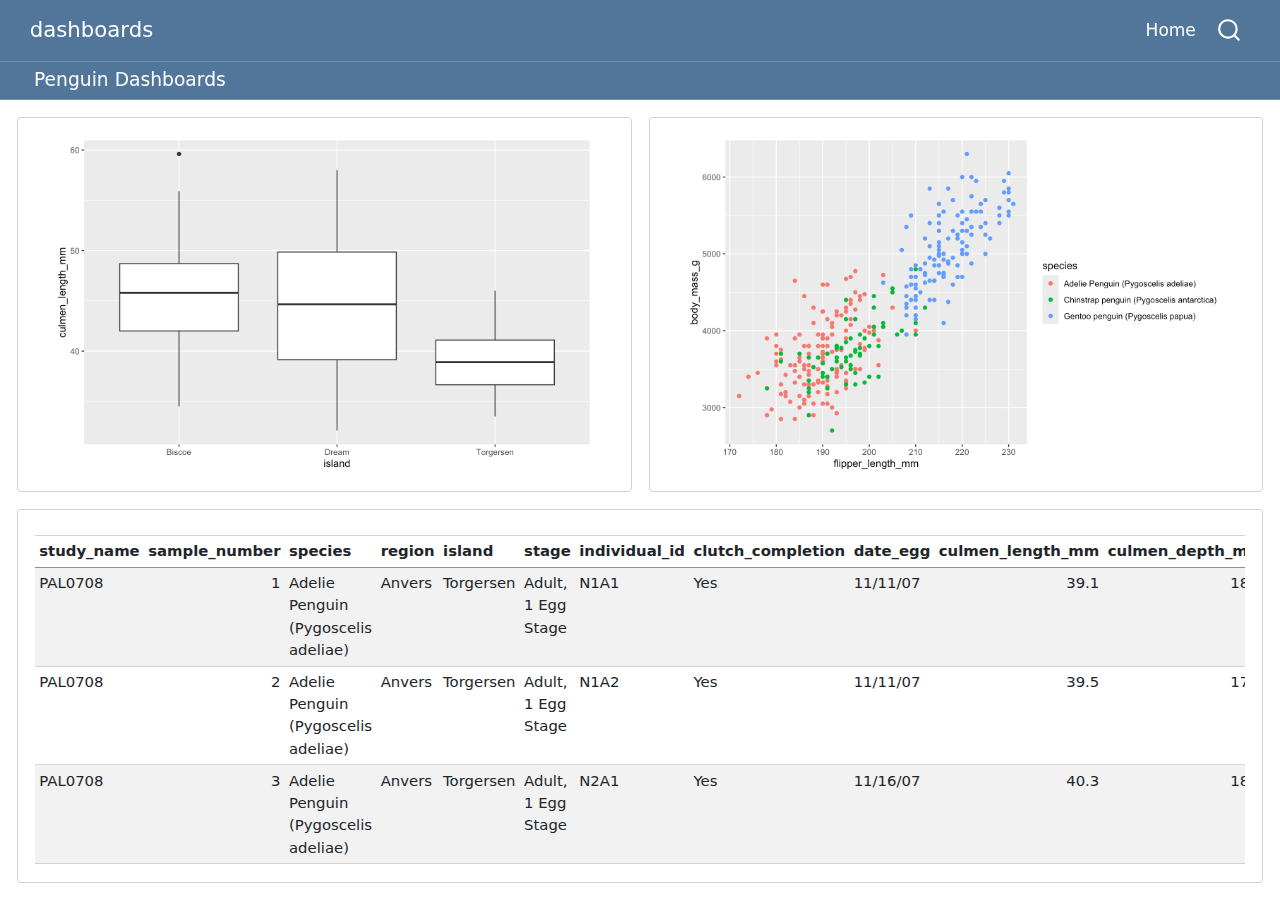
<file: docs/penguins.html>
<!DOCTYPE html>
<html xmlns="http://www.w3.org/1999/xhtml" lang="en" xml:lang="en"><head>

<meta charset="utf-8">
<meta name="generator" content="quarto-1.6.42">

<meta name="viewport" content="width=device-width, initial-scale=1.0, user-scalable=yes">


<title>Penguin Dashboards – dashboards</title>
<style>
code{white-space: pre-wrap;}
span.smallcaps{font-variant: small-caps;}
div.columns{display: flex; gap: min(4vw, 1.5em);}
div.column{flex: auto; overflow-x: auto;}
div.hanging-indent{margin-left: 1.5em; text-indent: -1.5em;}
ul.task-list{list-style: none;}
ul.task-list li input[type="checkbox"] {
  width: 0.8em;
  margin: 0 0.8em 0.2em -1em; /* quarto-specific, see https://github.com/quarto-dev/quarto-cli/issues/4556 */ 
  vertical-align: middle;
}
</style>


<script src="site_libs/quarto-nav/quarto-nav.js"></script>
<script src="site_libs/quarto-nav/headroom.min.js"></script>
<script src="site_libs/clipboard/clipboard.min.js"></script>
<script src="site_libs/quarto-search/autocomplete.umd.js"></script>
<script src="site_libs/quarto-search/fuse.min.js"></script>
<script src="site_libs/quarto-search/quarto-search.js"></script>
<meta name="quarto:offset" content="./">
<script src="site_libs/quarto-html/quarto.js"></script>
<script src="site_libs/quarto-html/popper.min.js"></script>
<script src="site_libs/quarto-html/tippy.umd.min.js"></script>
<script src="site_libs/quarto-html/anchor.min.js"></script>
<link href="site_libs/quarto-html/tippy.css" rel="stylesheet">
<link href="site_libs/quarto-html/quarto-syntax-highlighting-2f5df379a58b258e96c21c0638c20c03.css" rel="stylesheet" id="quarto-text-highlighting-styles">
<script src="site_libs/bootstrap/bootstrap.min.js"></script>
<link href="site_libs/bootstrap/bootstrap-icons.css" rel="stylesheet">
<link href="site_libs/bootstrap/bootstrap-79108a0fc1995748cbd19a5b0e3e3e7c.min.css" rel="stylesheet" append-hash="true" id="quarto-bootstrap" data-mode="light">
<script src="site_libs/quarto-dashboard/quarto-dashboard.js"></script>
<script src="site_libs/quarto-dashboard/stickythead.js"></script>
<script src="site_libs/quarto-dashboard/datatables.min.js" kdttablesentinel="true"></script>
<script src="site_libs/quarto-dashboard/pdfmake.min.js" kdttablesentinel="true"></script>
<script src="site_libs/quarto-dashboard/vfs_fonts.js" kdttablesentinel="true"></script>
<script src="site_libs/quarto-dashboard/web-components.js" type="module"></script>
<script src="site_libs/quarto-dashboard/components.js"></script>
<link href="site_libs/quarto-dashboard/datatables.min.css" rel="stylesheet" kdttablesentinel="true">
<script id="quarto-search-options" type="application/json">{
  "location": "navbar",
  "copy-button": false,
  "collapse-after": 3,
  "panel-placement": "end",
  "type": "overlay",
  "limit": 50,
  "keyboard-shortcut": [
    "f",
    "/",
    "s"
  ],
  "show-item-context": false,
  "language": {
    "search-no-results-text": "No results",
    "search-matching-documents-text": "matching documents",
    "search-copy-link-title": "Copy link to search",
    "search-hide-matches-text": "Hide additional matches",
    "search-more-match-text": "more match in this document",
    "search-more-matches-text": "more matches in this document",
    "search-clear-button-title": "Clear",
    "search-text-placeholder": "",
    "search-detached-cancel-button-title": "Cancel",
    "search-submit-button-title": "Submit",
    "search-label": "Search"
  }
}</script>


</head>

<body class="quarto-dashboard nav-fixed dashboard-fill fullcontent">


<div id="quarto-search-results"></div>
  <header id="quarto-header" class="headroom fixed-top">
    <nav class="navbar navbar-expand-lg " data-bs-theme="dark">
      <div class="navbar-container container-fluid">
      <div class="navbar-brand-container mx-auto">
    <a class="navbar-brand" href="./index.html">
    <span class="navbar-title">dashboards</span>
    </a>
  </div>
            <div id="quarto-search" class="" title="Search"></div>
          <button class="navbar-toggler" type="button" data-bs-toggle="collapse" data-bs-target="#navbarCollapse" aria-controls="navbarCollapse" role="menu" aria-expanded="false" aria-label="Toggle navigation" onclick="if (window.quartoToggleHeadroom) { window.quartoToggleHeadroom(); }">
  <span class="navbar-toggler-icon"></span>
</button>
          <div class="collapse navbar-collapse" id="navbarCollapse">
            <ul class="navbar-nav navbar-nav-scroll ms-auto">
  <li class="nav-item">
    <a class="nav-link" href="./penguin.html"> 
<span class="menu-text">Home</span></a>
  </li>  
</ul>
          </div> <!-- /navcollapse -->
            <div class="quarto-navbar-tools">
</div>
      </div> <!-- /container-fluid -->
    </nav>
<header id="quarto-dashboard-header">
<nav class="navbar navbar-expand-md slim" data-bs-theme="dark">
  <div class="navbar-container container-fluid">
    <button class="navbar-toggler hidden" type="button" data-bs-toggle="collapse" data-bs-target="#dashboard-collapse" aria-controls="dashboard-collapse" aria-expanded="false" aria-label="Toggle navigation">
      <span class="navbar-toggler-icon"></span>
    </button>    


    <div class="navbar-brand-container">       

      <div class="navbar-title">
        <div class="navbar-title-text"><a href="#">Penguin Dashboards</a></div>
        
        
      </div>
    </div>
</div>
</nav>
</header></header>
<!-- content -->
<div id="quarto-content" class="quarto-container page-layout-custom page-navbar quarto-dashboard-content bslib-gap-spacing html-fill-container bslib-page-fill">
<!-- sidebar -->
<!-- margin-sidebar -->
<!-- main -->

<div class="bslib-grid-item html-fill-item bslib-grid" data-layout="fill" style="display: grid; grid-template-rows: minmax(3em, 1fr) minmax(3em, 1fr); grid-auto-columns: minmax(0, 1fr);">
<div class="bslib-grid" style="display: grid; grid-template-columns: minmax(3em, 1fr) minmax(3em, 1fr);
grid-auto-rows: minmax(0, 1fr);">
<div class="card cell bslib-card html-fill-container" data-bslib-card-init="" data-require-bs-caller="card()" data-full-screen="false">
<div class="card-body html-fill-item html-fill-container">
<div class="cell-output-display html-fill-item html-fill-container">
<img src="penguins_files/figure-html/unnamed-chunk-2-1.png" class="img-fluid quarto-dashboard-img-contain">
</div>
</div>
<bslib-tooltip placement="auto" bsoptions="[]" data-require-bs-version="5" data-require-bs-caller="tooltip()">
    <template>Expand</template>
    <span class="bslib-full-screen-enter badge rounded-pill">
        <svg xmlns="http://www.w3.org/2000/svg" viewbox="0 0 24 24" style="height:1em;width:1em;" aria-hidden="true" role="img"><path d="M20 5C20 4.4 19.6 4 19 4H13C12.4 4 12 3.6 12 3C12 2.4 12.4 2 13 2H21C21.6 2 22 2.4 22 3V11C22 11.6 21.6 12 21 12C20.4 12 20 11.6 20 11V5ZM4 19C4 19.6 4.4 20 5 20H11C11.6 20 12 20.4 12 21C12 21.6 11.6 22 11 22H3C2.4 22 2 21.6 2 21V13C2 12.4 2.4 12 3 12C3.6 12 4 12.4 4 13V19Z"></path></svg>
    </span>
</bslib-tooltip><script data-bslib-card-init="">bslib.Card.initializeAllCards();</script></div><div class="card cell bslib-card html-fill-container" data-bslib-card-init="" data-require-bs-caller="card()" data-full-screen="false">
<div class="card-body html-fill-item html-fill-container">
<div class="cell-output-display html-fill-item html-fill-container">
<img src="penguins_files/figure-html/unnamed-chunk-3-1.png" class="img-fluid quarto-dashboard-img-contain">
</div>
</div>
<bslib-tooltip placement="auto" bsoptions="[]" data-require-bs-version="5" data-require-bs-caller="tooltip()">
    <template>Expand</template>
    <span class="bslib-full-screen-enter badge rounded-pill">
        <svg xmlns="http://www.w3.org/2000/svg" viewbox="0 0 24 24" style="height:1em;width:1em;" aria-hidden="true" role="img"><path d="M20 5C20 4.4 19.6 4 19 4H13C12.4 4 12 3.6 12 3C12 2.4 12.4 2 13 2H21C21.6 2 22 2.4 22 3V11C22 11.6 21.6 12 21 12C20.4 12 20 11.6 20 11V5ZM4 19C4 19.6 4.4 20 5 20H11C11.6 20 12 20.4 12 21C12 21.6 11.6 22 11 22H3C2.4 22 2 21.6 2 21V13C2 12.4 2.4 12 3 12C3.6 12 4 12.4 4 13V19Z"></path></svg>
    </span>
</bslib-tooltip><script data-bslib-card-init="">bslib.Card.initializeAllCards();</script></div>
</div>
<div class="bslib-grid" style="display: grid; grid-template-columns: minmax(3em, 1fr);
grid-auto-rows: minmax(0, 1fr);">
<div class="card cell bslib-card html-fill-container" data-bslib-card-init="" data-require-bs-caller="card()" data-full-screen="false">
<div class="card-body html-fill-item html-fill-container">
<div class="cell-output-display html-fill-item html-fill-container">
<table class="caption-top table table-sm table-striped small">
<colgroup>
<col style="width: 5%">
<col style="width: 6%">
<col style="width: 19%">
<col style="width: 3%">
<col style="width: 4%">
<col style="width: 8%">
<col style="width: 6%">
<col style="width: 8%">
<col style="width: 4%">
<col style="width: 7%">
<col style="width: 7%">
<col style="width: 8%">
<col style="width: 5%">
<col style="width: 3%">
</colgroup>
<thead>
<tr class="header">
<th style="text-align: left;">study_name</th>
<th style="text-align: right;">sample_number</th>
<th style="text-align: left;">species</th>
<th style="text-align: left;">region</th>
<th style="text-align: left;">island</th>
<th style="text-align: left;">stage</th>
<th style="text-align: left;">individual_id</th>
<th style="text-align: left;">clutch_completion</th>
<th style="text-align: left;">date_egg</th>
<th style="text-align: right;">culmen_length_mm</th>
<th style="text-align: right;">culmen_depth_mm</th>
<th style="text-align: right;">flipper_length_mm</th>
<th style="text-align: right;">body_mass_g</th>
<th style="text-align: left;">sex</th>
</tr>
</thead>
<tbody>
<tr class="odd">
<td style="text-align: left;">PAL0708</td>
<td style="text-align: right;">1</td>
<td style="text-align: left;">Adelie Penguin (Pygoscelis adeliae)</td>
<td style="text-align: left;">Anvers</td>
<td style="text-align: left;">Torgersen</td>
<td style="text-align: left;">Adult, 1 Egg Stage</td>
<td style="text-align: left;">N1A1</td>
<td style="text-align: left;">Yes</td>
<td style="text-align: left;">11/11/07</td>
<td style="text-align: right;">39.1</td>
<td style="text-align: right;">18.7</td>
<td style="text-align: right;">181</td>
<td style="text-align: right;">3750</td>
<td style="text-align: left;">MALE</td>
</tr>
<tr class="even">
<td style="text-align: left;">PAL0708</td>
<td style="text-align: right;">2</td>
<td style="text-align: left;">Adelie Penguin (Pygoscelis adeliae)</td>
<td style="text-align: left;">Anvers</td>
<td style="text-align: left;">Torgersen</td>
<td style="text-align: left;">Adult, 1 Egg Stage</td>
<td style="text-align: left;">N1A2</td>
<td style="text-align: left;">Yes</td>
<td style="text-align: left;">11/11/07</td>
<td style="text-align: right;">39.5</td>
<td style="text-align: right;">17.4</td>
<td style="text-align: right;">186</td>
<td style="text-align: right;">3800</td>
<td style="text-align: left;">FEMALE</td>
</tr>
<tr class="odd">
<td style="text-align: left;">PAL0708</td>
<td style="text-align: right;">3</td>
<td style="text-align: left;">Adelie Penguin (Pygoscelis adeliae)</td>
<td style="text-align: left;">Anvers</td>
<td style="text-align: left;">Torgersen</td>
<td style="text-align: left;">Adult, 1 Egg Stage</td>
<td style="text-align: left;">N2A1</td>
<td style="text-align: left;">Yes</td>
<td style="text-align: left;">11/16/07</td>
<td style="text-align: right;">40.3</td>
<td style="text-align: right;">18.0</td>
<td style="text-align: right;">195</td>
<td style="text-align: right;">3250</td>
<td style="text-align: left;">FEMALE</td>
</tr>
<tr class="even">
<td style="text-align: left;">PAL0708</td>
<td style="text-align: right;">4</td>
<td style="text-align: left;">Adelie Penguin (Pygoscelis adeliae)</td>
<td style="text-align: left;">Anvers</td>
<td style="text-align: left;">Torgersen</td>
<td style="text-align: left;">Adult, 1 Egg Stage</td>
<td style="text-align: left;">N2A2</td>
<td style="text-align: left;">Yes</td>
<td style="text-align: left;">11/16/07</td>
<td style="text-align: right;">NA</td>
<td style="text-align: right;">NA</td>
<td style="text-align: right;">NA</td>
<td style="text-align: right;">NA</td>
<td style="text-align: left;">NA</td>
</tr>
<tr class="odd">
<td style="text-align: left;">PAL0708</td>
<td style="text-align: right;">5</td>
<td style="text-align: left;">Adelie Penguin (Pygoscelis adeliae)</td>
<td style="text-align: left;">Anvers</td>
<td style="text-align: left;">Torgersen</td>
<td style="text-align: left;">Adult, 1 Egg Stage</td>
<td style="text-align: left;">N3A1</td>
<td style="text-align: left;">Yes</td>
<td style="text-align: left;">11/16/07</td>
<td style="text-align: right;">36.7</td>
<td style="text-align: right;">19.3</td>
<td style="text-align: right;">193</td>
<td style="text-align: right;">3450</td>
<td style="text-align: left;">FEMALE</td>
</tr>
<tr class="even">
<td style="text-align: left;">PAL0708</td>
<td style="text-align: right;">6</td>
<td style="text-align: left;">Adelie Penguin (Pygoscelis adeliae)</td>
<td style="text-align: left;">Anvers</td>
<td style="text-align: left;">Torgersen</td>
<td style="text-align: left;">Adult, 1 Egg Stage</td>
<td style="text-align: left;">N3A2</td>
<td style="text-align: left;">Yes</td>
<td style="text-align: left;">11/16/07</td>
<td style="text-align: right;">39.3</td>
<td style="text-align: right;">20.6</td>
<td style="text-align: right;">190</td>
<td style="text-align: right;">3650</td>
<td style="text-align: left;">MALE</td>
</tr>
<tr class="odd">
<td style="text-align: left;">PAL0708</td>
<td style="text-align: right;">7</td>
<td style="text-align: left;">Adelie Penguin (Pygoscelis adeliae)</td>
<td style="text-align: left;">Anvers</td>
<td style="text-align: left;">Torgersen</td>
<td style="text-align: left;">Adult, 1 Egg Stage</td>
<td style="text-align: left;">N4A1</td>
<td style="text-align: left;">No</td>
<td style="text-align: left;">11/15/07</td>
<td style="text-align: right;">38.9</td>
<td style="text-align: right;">17.8</td>
<td style="text-align: right;">181</td>
<td style="text-align: right;">3625</td>
<td style="text-align: left;">FEMALE</td>
</tr>
<tr class="even">
<td style="text-align: left;">PAL0708</td>
<td style="text-align: right;">8</td>
<td style="text-align: left;">Adelie Penguin (Pygoscelis adeliae)</td>
<td style="text-align: left;">Anvers</td>
<td style="text-align: left;">Torgersen</td>
<td style="text-align: left;">Adult, 1 Egg Stage</td>
<td style="text-align: left;">N4A2</td>
<td style="text-align: left;">No</td>
<td style="text-align: left;">11/15/07</td>
<td style="text-align: right;">39.2</td>
<td style="text-align: right;">19.6</td>
<td style="text-align: right;">195</td>
<td style="text-align: right;">4675</td>
<td style="text-align: left;">MALE</td>
</tr>
<tr class="odd">
<td style="text-align: left;">PAL0708</td>
<td style="text-align: right;">9</td>
<td style="text-align: left;">Adelie Penguin (Pygoscelis adeliae)</td>
<td style="text-align: left;">Anvers</td>
<td style="text-align: left;">Torgersen</td>
<td style="text-align: left;">Adult, 1 Egg Stage</td>
<td style="text-align: left;">N5A1</td>
<td style="text-align: left;">Yes</td>
<td style="text-align: left;">11/9/07</td>
<td style="text-align: right;">34.1</td>
<td style="text-align: right;">18.1</td>
<td style="text-align: right;">193</td>
<td style="text-align: right;">3475</td>
<td style="text-align: left;">NA</td>
</tr>
<tr class="even">
<td style="text-align: left;">PAL0708</td>
<td style="text-align: right;">10</td>
<td style="text-align: left;">Adelie Penguin (Pygoscelis adeliae)</td>
<td style="text-align: left;">Anvers</td>
<td style="text-align: left;">Torgersen</td>
<td style="text-align: left;">Adult, 1 Egg Stage</td>
<td style="text-align: left;">N5A2</td>
<td style="text-align: left;">Yes</td>
<td style="text-align: left;">11/9/07</td>
<td style="text-align: right;">42.0</td>
<td style="text-align: right;">20.2</td>
<td style="text-align: right;">190</td>
<td style="text-align: right;">4250</td>
<td style="text-align: left;">NA</td>
</tr>
<tr class="odd">
<td style="text-align: left;">PAL0708</td>
<td style="text-align: right;">11</td>
<td style="text-align: left;">Adelie Penguin (Pygoscelis adeliae)</td>
<td style="text-align: left;">Anvers</td>
<td style="text-align: left;">Torgersen</td>
<td style="text-align: left;">Adult, 1 Egg Stage</td>
<td style="text-align: left;">N6A1</td>
<td style="text-align: left;">Yes</td>
<td style="text-align: left;">11/9/07</td>
<td style="text-align: right;">37.8</td>
<td style="text-align: right;">17.1</td>
<td style="text-align: right;">186</td>
<td style="text-align: right;">3300</td>
<td style="text-align: left;">NA</td>
</tr>
<tr class="even">
<td style="text-align: left;">PAL0708</td>
<td style="text-align: right;">12</td>
<td style="text-align: left;">Adelie Penguin (Pygoscelis adeliae)</td>
<td style="text-align: left;">Anvers</td>
<td style="text-align: left;">Torgersen</td>
<td style="text-align: left;">Adult, 1 Egg Stage</td>
<td style="text-align: left;">N6A2</td>
<td style="text-align: left;">Yes</td>
<td style="text-align: left;">11/9/07</td>
<td style="text-align: right;">37.8</td>
<td style="text-align: right;">17.3</td>
<td style="text-align: right;">180</td>
<td style="text-align: right;">3700</td>
<td style="text-align: left;">NA</td>
</tr>
<tr class="odd">
<td style="text-align: left;">PAL0708</td>
<td style="text-align: right;">13</td>
<td style="text-align: left;">Adelie Penguin (Pygoscelis adeliae)</td>
<td style="text-align: left;">Anvers</td>
<td style="text-align: left;">Torgersen</td>
<td style="text-align: left;">Adult, 1 Egg Stage</td>
<td style="text-align: left;">N7A1</td>
<td style="text-align: left;">Yes</td>
<td style="text-align: left;">11/15/07</td>
<td style="text-align: right;">41.1</td>
<td style="text-align: right;">17.6</td>
<td style="text-align: right;">182</td>
<td style="text-align: right;">3200</td>
<td style="text-align: left;">FEMALE</td>
</tr>
<tr class="even">
<td style="text-align: left;">PAL0708</td>
<td style="text-align: right;">14</td>
<td style="text-align: left;">Adelie Penguin (Pygoscelis adeliae)</td>
<td style="text-align: left;">Anvers</td>
<td style="text-align: left;">Torgersen</td>
<td style="text-align: left;">Adult, 1 Egg Stage</td>
<td style="text-align: left;">N7A2</td>
<td style="text-align: left;">Yes</td>
<td style="text-align: left;">11/15/07</td>
<td style="text-align: right;">38.6</td>
<td style="text-align: right;">21.2</td>
<td style="text-align: right;">191</td>
<td style="text-align: right;">3800</td>
<td style="text-align: left;">MALE</td>
</tr>
<tr class="odd">
<td style="text-align: left;">PAL0708</td>
<td style="text-align: right;">15</td>
<td style="text-align: left;">Adelie Penguin (Pygoscelis adeliae)</td>
<td style="text-align: left;">Anvers</td>
<td style="text-align: left;">Torgersen</td>
<td style="text-align: left;">Adult, 1 Egg Stage</td>
<td style="text-align: left;">N8A1</td>
<td style="text-align: left;">Yes</td>
<td style="text-align: left;">11/16/07</td>
<td style="text-align: right;">34.6</td>
<td style="text-align: right;">21.1</td>
<td style="text-align: right;">198</td>
<td style="text-align: right;">4400</td>
<td style="text-align: left;">MALE</td>
</tr>
<tr class="even">
<td style="text-align: left;">PAL0708</td>
<td style="text-align: right;">16</td>
<td style="text-align: left;">Adelie Penguin (Pygoscelis adeliae)</td>
<td style="text-align: left;">Anvers</td>
<td style="text-align: left;">Torgersen</td>
<td style="text-align: left;">Adult, 1 Egg Stage</td>
<td style="text-align: left;">N8A2</td>
<td style="text-align: left;">Yes</td>
<td style="text-align: left;">11/16/07</td>
<td style="text-align: right;">36.6</td>
<td style="text-align: right;">17.8</td>
<td style="text-align: right;">185</td>
<td style="text-align: right;">3700</td>
<td style="text-align: left;">FEMALE</td>
</tr>
<tr class="odd">
<td style="text-align: left;">PAL0708</td>
<td style="text-align: right;">17</td>
<td style="text-align: left;">Adelie Penguin (Pygoscelis adeliae)</td>
<td style="text-align: left;">Anvers</td>
<td style="text-align: left;">Torgersen</td>
<td style="text-align: left;">Adult, 1 Egg Stage</td>
<td style="text-align: left;">N9A1</td>
<td style="text-align: left;">Yes</td>
<td style="text-align: left;">11/12/07</td>
<td style="text-align: right;">38.7</td>
<td style="text-align: right;">19.0</td>
<td style="text-align: right;">195</td>
<td style="text-align: right;">3450</td>
<td style="text-align: left;">FEMALE</td>
</tr>
<tr class="even">
<td style="text-align: left;">PAL0708</td>
<td style="text-align: right;">18</td>
<td style="text-align: left;">Adelie Penguin (Pygoscelis adeliae)</td>
<td style="text-align: left;">Anvers</td>
<td style="text-align: left;">Torgersen</td>
<td style="text-align: left;">Adult, 1 Egg Stage</td>
<td style="text-align: left;">N9A2</td>
<td style="text-align: left;">Yes</td>
<td style="text-align: left;">11/12/07</td>
<td style="text-align: right;">42.5</td>
<td style="text-align: right;">20.7</td>
<td style="text-align: right;">197</td>
<td style="text-align: right;">4500</td>
<td style="text-align: left;">MALE</td>
</tr>
<tr class="odd">
<td style="text-align: left;">PAL0708</td>
<td style="text-align: right;">19</td>
<td style="text-align: left;">Adelie Penguin (Pygoscelis adeliae)</td>
<td style="text-align: left;">Anvers</td>
<td style="text-align: left;">Torgersen</td>
<td style="text-align: left;">Adult, 1 Egg Stage</td>
<td style="text-align: left;">N10A1</td>
<td style="text-align: left;">Yes</td>
<td style="text-align: left;">11/16/07</td>
<td style="text-align: right;">34.4</td>
<td style="text-align: right;">18.4</td>
<td style="text-align: right;">184</td>
<td style="text-align: right;">3325</td>
<td style="text-align: left;">FEMALE</td>
</tr>
<tr class="even">
<td style="text-align: left;">PAL0708</td>
<td style="text-align: right;">20</td>
<td style="text-align: left;">Adelie Penguin (Pygoscelis adeliae)</td>
<td style="text-align: left;">Anvers</td>
<td style="text-align: left;">Torgersen</td>
<td style="text-align: left;">Adult, 1 Egg Stage</td>
<td style="text-align: left;">N10A2</td>
<td style="text-align: left;">Yes</td>
<td style="text-align: left;">11/16/07</td>
<td style="text-align: right;">46.0</td>
<td style="text-align: right;">21.5</td>
<td style="text-align: right;">194</td>
<td style="text-align: right;">4200</td>
<td style="text-align: left;">MALE</td>
</tr>
<tr class="odd">
<td style="text-align: left;">PAL0708</td>
<td style="text-align: right;">21</td>
<td style="text-align: left;">Adelie Penguin (Pygoscelis adeliae)</td>
<td style="text-align: left;">Anvers</td>
<td style="text-align: left;">Biscoe</td>
<td style="text-align: left;">Adult, 1 Egg Stage</td>
<td style="text-align: left;">N11A1</td>
<td style="text-align: left;">Yes</td>
<td style="text-align: left;">11/12/07</td>
<td style="text-align: right;">37.8</td>
<td style="text-align: right;">18.3</td>
<td style="text-align: right;">174</td>
<td style="text-align: right;">3400</td>
<td style="text-align: left;">FEMALE</td>
</tr>
<tr class="even">
<td style="text-align: left;">PAL0708</td>
<td style="text-align: right;">22</td>
<td style="text-align: left;">Adelie Penguin (Pygoscelis adeliae)</td>
<td style="text-align: left;">Anvers</td>
<td style="text-align: left;">Biscoe</td>
<td style="text-align: left;">Adult, 1 Egg Stage</td>
<td style="text-align: left;">N11A2</td>
<td style="text-align: left;">Yes</td>
<td style="text-align: left;">11/12/07</td>
<td style="text-align: right;">37.7</td>
<td style="text-align: right;">18.7</td>
<td style="text-align: right;">180</td>
<td style="text-align: right;">3600</td>
<td style="text-align: left;">MALE</td>
</tr>
<tr class="odd">
<td style="text-align: left;">PAL0708</td>
<td style="text-align: right;">23</td>
<td style="text-align: left;">Adelie Penguin (Pygoscelis adeliae)</td>
<td style="text-align: left;">Anvers</td>
<td style="text-align: left;">Biscoe</td>
<td style="text-align: left;">Adult, 1 Egg Stage</td>
<td style="text-align: left;">N12A1</td>
<td style="text-align: left;">Yes</td>
<td style="text-align: left;">11/12/07</td>
<td style="text-align: right;">35.9</td>
<td style="text-align: right;">19.2</td>
<td style="text-align: right;">189</td>
<td style="text-align: right;">3800</td>
<td style="text-align: left;">FEMALE</td>
</tr>
<tr class="even">
<td style="text-align: left;">PAL0708</td>
<td style="text-align: right;">24</td>
<td style="text-align: left;">Adelie Penguin (Pygoscelis adeliae)</td>
<td style="text-align: left;">Anvers</td>
<td style="text-align: left;">Biscoe</td>
<td style="text-align: left;">Adult, 1 Egg Stage</td>
<td style="text-align: left;">N12A2</td>
<td style="text-align: left;">Yes</td>
<td style="text-align: left;">11/12/07</td>
<td style="text-align: right;">38.2</td>
<td style="text-align: right;">18.1</td>
<td style="text-align: right;">185</td>
<td style="text-align: right;">3950</td>
<td style="text-align: left;">MALE</td>
</tr>
<tr class="odd">
<td style="text-align: left;">PAL0708</td>
<td style="text-align: right;">25</td>
<td style="text-align: left;">Adelie Penguin (Pygoscelis adeliae)</td>
<td style="text-align: left;">Anvers</td>
<td style="text-align: left;">Biscoe</td>
<td style="text-align: left;">Adult, 1 Egg Stage</td>
<td style="text-align: left;">N13A1</td>
<td style="text-align: left;">Yes</td>
<td style="text-align: left;">11/10/07</td>
<td style="text-align: right;">38.8</td>
<td style="text-align: right;">17.2</td>
<td style="text-align: right;">180</td>
<td style="text-align: right;">3800</td>
<td style="text-align: left;">MALE</td>
</tr>
<tr class="even">
<td style="text-align: left;">PAL0708</td>
<td style="text-align: right;">26</td>
<td style="text-align: left;">Adelie Penguin (Pygoscelis adeliae)</td>
<td style="text-align: left;">Anvers</td>
<td style="text-align: left;">Biscoe</td>
<td style="text-align: left;">Adult, 1 Egg Stage</td>
<td style="text-align: left;">N13A2</td>
<td style="text-align: left;">Yes</td>
<td style="text-align: left;">11/10/07</td>
<td style="text-align: right;">35.3</td>
<td style="text-align: right;">18.9</td>
<td style="text-align: right;">187</td>
<td style="text-align: right;">3800</td>
<td style="text-align: left;">FEMALE</td>
</tr>
<tr class="odd">
<td style="text-align: left;">PAL0708</td>
<td style="text-align: right;">27</td>
<td style="text-align: left;">Adelie Penguin (Pygoscelis adeliae)</td>
<td style="text-align: left;">Anvers</td>
<td style="text-align: left;">Biscoe</td>
<td style="text-align: left;">Adult, 1 Egg Stage</td>
<td style="text-align: left;">N17A1</td>
<td style="text-align: left;">Yes</td>
<td style="text-align: left;">11/12/07</td>
<td style="text-align: right;">40.6</td>
<td style="text-align: right;">18.6</td>
<td style="text-align: right;">183</td>
<td style="text-align: right;">3550</td>
<td style="text-align: left;">MALE</td>
</tr>
<tr class="even">
<td style="text-align: left;">PAL0708</td>
<td style="text-align: right;">28</td>
<td style="text-align: left;">Adelie Penguin (Pygoscelis adeliae)</td>
<td style="text-align: left;">Anvers</td>
<td style="text-align: left;">Biscoe</td>
<td style="text-align: left;">Adult, 1 Egg Stage</td>
<td style="text-align: left;">N17A2</td>
<td style="text-align: left;">Yes</td>
<td style="text-align: left;">11/12/07</td>
<td style="text-align: right;">40.5</td>
<td style="text-align: right;">17.9</td>
<td style="text-align: right;">187</td>
<td style="text-align: right;">3200</td>
<td style="text-align: left;">FEMALE</td>
</tr>
<tr class="odd">
<td style="text-align: left;">PAL0708</td>
<td style="text-align: right;">29</td>
<td style="text-align: left;">Adelie Penguin (Pygoscelis adeliae)</td>
<td style="text-align: left;">Anvers</td>
<td style="text-align: left;">Biscoe</td>
<td style="text-align: left;">Adult, 1 Egg Stage</td>
<td style="text-align: left;">N18A1</td>
<td style="text-align: left;">No</td>
<td style="text-align: left;">11/10/07</td>
<td style="text-align: right;">37.9</td>
<td style="text-align: right;">18.6</td>
<td style="text-align: right;">172</td>
<td style="text-align: right;">3150</td>
<td style="text-align: left;">FEMALE</td>
</tr>
<tr class="even">
<td style="text-align: left;">PAL0708</td>
<td style="text-align: right;">30</td>
<td style="text-align: left;">Adelie Penguin (Pygoscelis adeliae)</td>
<td style="text-align: left;">Anvers</td>
<td style="text-align: left;">Biscoe</td>
<td style="text-align: left;">Adult, 1 Egg Stage</td>
<td style="text-align: left;">N18A2</td>
<td style="text-align: left;">No</td>
<td style="text-align: left;">11/10/07</td>
<td style="text-align: right;">40.5</td>
<td style="text-align: right;">18.9</td>
<td style="text-align: right;">180</td>
<td style="text-align: right;">3950</td>
<td style="text-align: left;">MALE</td>
</tr>
<tr class="odd">
<td style="text-align: left;">PAL0708</td>
<td style="text-align: right;">31</td>
<td style="text-align: left;">Adelie Penguin (Pygoscelis adeliae)</td>
<td style="text-align: left;">Anvers</td>
<td style="text-align: left;">Dream</td>
<td style="text-align: left;">Adult, 1 Egg Stage</td>
<td style="text-align: left;">N21A1</td>
<td style="text-align: left;">Yes</td>
<td style="text-align: left;">11/9/07</td>
<td style="text-align: right;">39.5</td>
<td style="text-align: right;">16.7</td>
<td style="text-align: right;">178</td>
<td style="text-align: right;">3250</td>
<td style="text-align: left;">FEMALE</td>
</tr>
<tr class="even">
<td style="text-align: left;">PAL0708</td>
<td style="text-align: right;">32</td>
<td style="text-align: left;">Adelie Penguin (Pygoscelis adeliae)</td>
<td style="text-align: left;">Anvers</td>
<td style="text-align: left;">Dream</td>
<td style="text-align: left;">Adult, 1 Egg Stage</td>
<td style="text-align: left;">N21A2</td>
<td style="text-align: left;">Yes</td>
<td style="text-align: left;">11/9/07</td>
<td style="text-align: right;">37.2</td>
<td style="text-align: right;">18.1</td>
<td style="text-align: right;">178</td>
<td style="text-align: right;">3900</td>
<td style="text-align: left;">MALE</td>
</tr>
<tr class="odd">
<td style="text-align: left;">PAL0708</td>
<td style="text-align: right;">33</td>
<td style="text-align: left;">Adelie Penguin (Pygoscelis adeliae)</td>
<td style="text-align: left;">Anvers</td>
<td style="text-align: left;">Dream</td>
<td style="text-align: left;">Adult, 1 Egg Stage</td>
<td style="text-align: left;">N22A1</td>
<td style="text-align: left;">Yes</td>
<td style="text-align: left;">11/9/07</td>
<td style="text-align: right;">39.5</td>
<td style="text-align: right;">17.8</td>
<td style="text-align: right;">188</td>
<td style="text-align: right;">3300</td>
<td style="text-align: left;">FEMALE</td>
</tr>
<tr class="even">
<td style="text-align: left;">PAL0708</td>
<td style="text-align: right;">34</td>
<td style="text-align: left;">Adelie Penguin (Pygoscelis adeliae)</td>
<td style="text-align: left;">Anvers</td>
<td style="text-align: left;">Dream</td>
<td style="text-align: left;">Adult, 1 Egg Stage</td>
<td style="text-align: left;">N22A2</td>
<td style="text-align: left;">Yes</td>
<td style="text-align: left;">11/9/07</td>
<td style="text-align: right;">40.9</td>
<td style="text-align: right;">18.9</td>
<td style="text-align: right;">184</td>
<td style="text-align: right;">3900</td>
<td style="text-align: left;">MALE</td>
</tr>
<tr class="odd">
<td style="text-align: left;">PAL0708</td>
<td style="text-align: right;">35</td>
<td style="text-align: left;">Adelie Penguin (Pygoscelis adeliae)</td>
<td style="text-align: left;">Anvers</td>
<td style="text-align: left;">Dream</td>
<td style="text-align: left;">Adult, 1 Egg Stage</td>
<td style="text-align: left;">N23A1</td>
<td style="text-align: left;">Yes</td>
<td style="text-align: left;">11/16/07</td>
<td style="text-align: right;">36.4</td>
<td style="text-align: right;">17.0</td>
<td style="text-align: right;">195</td>
<td style="text-align: right;">3325</td>
<td style="text-align: left;">FEMALE</td>
</tr>
<tr class="even">
<td style="text-align: left;">PAL0708</td>
<td style="text-align: right;">36</td>
<td style="text-align: left;">Adelie Penguin (Pygoscelis adeliae)</td>
<td style="text-align: left;">Anvers</td>
<td style="text-align: left;">Dream</td>
<td style="text-align: left;">Adult, 1 Egg Stage</td>
<td style="text-align: left;">N23A2</td>
<td style="text-align: left;">Yes</td>
<td style="text-align: left;">11/16/07</td>
<td style="text-align: right;">39.2</td>
<td style="text-align: right;">21.1</td>
<td style="text-align: right;">196</td>
<td style="text-align: right;">4150</td>
<td style="text-align: left;">MALE</td>
</tr>
<tr class="odd">
<td style="text-align: left;">PAL0708</td>
<td style="text-align: right;">37</td>
<td style="text-align: left;">Adelie Penguin (Pygoscelis adeliae)</td>
<td style="text-align: left;">Anvers</td>
<td style="text-align: left;">Dream</td>
<td style="text-align: left;">Adult, 1 Egg Stage</td>
<td style="text-align: left;">N24A1</td>
<td style="text-align: left;">Yes</td>
<td style="text-align: left;">11/16/07</td>
<td style="text-align: right;">38.8</td>
<td style="text-align: right;">20.0</td>
<td style="text-align: right;">190</td>
<td style="text-align: right;">3950</td>
<td style="text-align: left;">MALE</td>
</tr>
<tr class="even">
<td style="text-align: left;">PAL0708</td>
<td style="text-align: right;">38</td>
<td style="text-align: left;">Adelie Penguin (Pygoscelis adeliae)</td>
<td style="text-align: left;">Anvers</td>
<td style="text-align: left;">Dream</td>
<td style="text-align: left;">Adult, 1 Egg Stage</td>
<td style="text-align: left;">N24A2</td>
<td style="text-align: left;">Yes</td>
<td style="text-align: left;">11/16/07</td>
<td style="text-align: right;">42.2</td>
<td style="text-align: right;">18.5</td>
<td style="text-align: right;">180</td>
<td style="text-align: right;">3550</td>
<td style="text-align: left;">FEMALE</td>
</tr>
<tr class="odd">
<td style="text-align: left;">PAL0708</td>
<td style="text-align: right;">39</td>
<td style="text-align: left;">Adelie Penguin (Pygoscelis adeliae)</td>
<td style="text-align: left;">Anvers</td>
<td style="text-align: left;">Dream</td>
<td style="text-align: left;">Adult, 1 Egg Stage</td>
<td style="text-align: left;">N25A1</td>
<td style="text-align: left;">No</td>
<td style="text-align: left;">11/13/07</td>
<td style="text-align: right;">37.6</td>
<td style="text-align: right;">19.3</td>
<td style="text-align: right;">181</td>
<td style="text-align: right;">3300</td>
<td style="text-align: left;">FEMALE</td>
</tr>
<tr class="even">
<td style="text-align: left;">PAL0708</td>
<td style="text-align: right;">40</td>
<td style="text-align: left;">Adelie Penguin (Pygoscelis adeliae)</td>
<td style="text-align: left;">Anvers</td>
<td style="text-align: left;">Dream</td>
<td style="text-align: left;">Adult, 1 Egg Stage</td>
<td style="text-align: left;">N25A2</td>
<td style="text-align: left;">No</td>
<td style="text-align: left;">11/13/07</td>
<td style="text-align: right;">39.8</td>
<td style="text-align: right;">19.1</td>
<td style="text-align: right;">184</td>
<td style="text-align: right;">4650</td>
<td style="text-align: left;">MALE</td>
</tr>
<tr class="odd">
<td style="text-align: left;">PAL0708</td>
<td style="text-align: right;">41</td>
<td style="text-align: left;">Adelie Penguin (Pygoscelis adeliae)</td>
<td style="text-align: left;">Anvers</td>
<td style="text-align: left;">Dream</td>
<td style="text-align: left;">Adult, 1 Egg Stage</td>
<td style="text-align: left;">N26A1</td>
<td style="text-align: left;">Yes</td>
<td style="text-align: left;">11/16/07</td>
<td style="text-align: right;">36.5</td>
<td style="text-align: right;">18.0</td>
<td style="text-align: right;">182</td>
<td style="text-align: right;">3150</td>
<td style="text-align: left;">FEMALE</td>
</tr>
<tr class="even">
<td style="text-align: left;">PAL0708</td>
<td style="text-align: right;">42</td>
<td style="text-align: left;">Adelie Penguin (Pygoscelis adeliae)</td>
<td style="text-align: left;">Anvers</td>
<td style="text-align: left;">Dream</td>
<td style="text-align: left;">Adult, 1 Egg Stage</td>
<td style="text-align: left;">N26A2</td>
<td style="text-align: left;">Yes</td>
<td style="text-align: left;">11/16/07</td>
<td style="text-align: right;">40.8</td>
<td style="text-align: right;">18.4</td>
<td style="text-align: right;">195</td>
<td style="text-align: right;">3900</td>
<td style="text-align: left;">MALE</td>
</tr>
<tr class="odd">
<td style="text-align: left;">PAL0708</td>
<td style="text-align: right;">43</td>
<td style="text-align: left;">Adelie Penguin (Pygoscelis adeliae)</td>
<td style="text-align: left;">Anvers</td>
<td style="text-align: left;">Dream</td>
<td style="text-align: left;">Adult, 1 Egg Stage</td>
<td style="text-align: left;">N27A1</td>
<td style="text-align: left;">Yes</td>
<td style="text-align: left;">11/19/07</td>
<td style="text-align: right;">36.0</td>
<td style="text-align: right;">18.5</td>
<td style="text-align: right;">186</td>
<td style="text-align: right;">3100</td>
<td style="text-align: left;">FEMALE</td>
</tr>
<tr class="even">
<td style="text-align: left;">PAL0708</td>
<td style="text-align: right;">44</td>
<td style="text-align: left;">Adelie Penguin (Pygoscelis adeliae)</td>
<td style="text-align: left;">Anvers</td>
<td style="text-align: left;">Dream</td>
<td style="text-align: left;">Adult, 1 Egg Stage</td>
<td style="text-align: left;">N27A2</td>
<td style="text-align: left;">Yes</td>
<td style="text-align: left;">11/19/07</td>
<td style="text-align: right;">44.1</td>
<td style="text-align: right;">19.7</td>
<td style="text-align: right;">196</td>
<td style="text-align: right;">4400</td>
<td style="text-align: left;">MALE</td>
</tr>
<tr class="odd">
<td style="text-align: left;">PAL0708</td>
<td style="text-align: right;">45</td>
<td style="text-align: left;">Adelie Penguin (Pygoscelis adeliae)</td>
<td style="text-align: left;">Anvers</td>
<td style="text-align: left;">Dream</td>
<td style="text-align: left;">Adult, 1 Egg Stage</td>
<td style="text-align: left;">N28A1</td>
<td style="text-align: left;">Yes</td>
<td style="text-align: left;">11/16/07</td>
<td style="text-align: right;">37.0</td>
<td style="text-align: right;">16.9</td>
<td style="text-align: right;">185</td>
<td style="text-align: right;">3000</td>
<td style="text-align: left;">FEMALE</td>
</tr>
<tr class="even">
<td style="text-align: left;">PAL0708</td>
<td style="text-align: right;">46</td>
<td style="text-align: left;">Adelie Penguin (Pygoscelis adeliae)</td>
<td style="text-align: left;">Anvers</td>
<td style="text-align: left;">Dream</td>
<td style="text-align: left;">Adult, 1 Egg Stage</td>
<td style="text-align: left;">N28A2</td>
<td style="text-align: left;">Yes</td>
<td style="text-align: left;">11/16/07</td>
<td style="text-align: right;">39.6</td>
<td style="text-align: right;">18.8</td>
<td style="text-align: right;">190</td>
<td style="text-align: right;">4600</td>
<td style="text-align: left;">MALE</td>
</tr>
<tr class="odd">
<td style="text-align: left;">PAL0708</td>
<td style="text-align: right;">47</td>
<td style="text-align: left;">Adelie Penguin (Pygoscelis adeliae)</td>
<td style="text-align: left;">Anvers</td>
<td style="text-align: left;">Dream</td>
<td style="text-align: left;">Adult, 1 Egg Stage</td>
<td style="text-align: left;">N29A1</td>
<td style="text-align: left;">Yes</td>
<td style="text-align: left;">11/13/07</td>
<td style="text-align: right;">41.1</td>
<td style="text-align: right;">19.0</td>
<td style="text-align: right;">182</td>
<td style="text-align: right;">3425</td>
<td style="text-align: left;">MALE</td>
</tr>
<tr class="even">
<td style="text-align: left;">PAL0708</td>
<td style="text-align: right;">48</td>
<td style="text-align: left;">Adelie Penguin (Pygoscelis adeliae)</td>
<td style="text-align: left;">Anvers</td>
<td style="text-align: left;">Dream</td>
<td style="text-align: left;">Adult, 1 Egg Stage</td>
<td style="text-align: left;">N29A2</td>
<td style="text-align: left;">Yes</td>
<td style="text-align: left;">11/13/07</td>
<td style="text-align: right;">37.5</td>
<td style="text-align: right;">18.9</td>
<td style="text-align: right;">179</td>
<td style="text-align: right;">2975</td>
<td style="text-align: left;">NA</td>
</tr>
<tr class="odd">
<td style="text-align: left;">PAL0708</td>
<td style="text-align: right;">49</td>
<td style="text-align: left;">Adelie Penguin (Pygoscelis adeliae)</td>
<td style="text-align: left;">Anvers</td>
<td style="text-align: left;">Dream</td>
<td style="text-align: left;">Adult, 1 Egg Stage</td>
<td style="text-align: left;">N30A1</td>
<td style="text-align: left;">Yes</td>
<td style="text-align: left;">11/13/07</td>
<td style="text-align: right;">36.0</td>
<td style="text-align: right;">17.9</td>
<td style="text-align: right;">190</td>
<td style="text-align: right;">3450</td>
<td style="text-align: left;">FEMALE</td>
</tr>
<tr class="even">
<td style="text-align: left;">PAL0708</td>
<td style="text-align: right;">50</td>
<td style="text-align: left;">Adelie Penguin (Pygoscelis adeliae)</td>
<td style="text-align: left;">Anvers</td>
<td style="text-align: left;">Dream</td>
<td style="text-align: left;">Adult, 1 Egg Stage</td>
<td style="text-align: left;">N30A2</td>
<td style="text-align: left;">Yes</td>
<td style="text-align: left;">11/13/07</td>
<td style="text-align: right;">42.3</td>
<td style="text-align: right;">21.2</td>
<td style="text-align: right;">191</td>
<td style="text-align: right;">4150</td>
<td style="text-align: left;">MALE</td>
</tr>
<tr class="odd">
<td style="text-align: left;">PAL0809</td>
<td style="text-align: right;">51</td>
<td style="text-align: left;">Adelie Penguin (Pygoscelis adeliae)</td>
<td style="text-align: left;">Anvers</td>
<td style="text-align: left;">Biscoe</td>
<td style="text-align: left;">Adult, 1 Egg Stage</td>
<td style="text-align: left;">N21A1</td>
<td style="text-align: left;">Yes</td>
<td style="text-align: left;">11/6/08</td>
<td style="text-align: right;">39.6</td>
<td style="text-align: right;">17.7</td>
<td style="text-align: right;">186</td>
<td style="text-align: right;">3500</td>
<td style="text-align: left;">FEMALE</td>
</tr>
<tr class="even">
<td style="text-align: left;">PAL0809</td>
<td style="text-align: right;">52</td>
<td style="text-align: left;">Adelie Penguin (Pygoscelis adeliae)</td>
<td style="text-align: left;">Anvers</td>
<td style="text-align: left;">Biscoe</td>
<td style="text-align: left;">Adult, 1 Egg Stage</td>
<td style="text-align: left;">N21A2</td>
<td style="text-align: left;">Yes</td>
<td style="text-align: left;">11/6/08</td>
<td style="text-align: right;">40.1</td>
<td style="text-align: right;">18.9</td>
<td style="text-align: right;">188</td>
<td style="text-align: right;">4300</td>
<td style="text-align: left;">MALE</td>
</tr>
<tr class="odd">
<td style="text-align: left;">PAL0809</td>
<td style="text-align: right;">53</td>
<td style="text-align: left;">Adelie Penguin (Pygoscelis adeliae)</td>
<td style="text-align: left;">Anvers</td>
<td style="text-align: left;">Biscoe</td>
<td style="text-align: left;">Adult, 1 Egg Stage</td>
<td style="text-align: left;">N22A1</td>
<td style="text-align: left;">Yes</td>
<td style="text-align: left;">11/9/08</td>
<td style="text-align: right;">35.0</td>
<td style="text-align: right;">17.9</td>
<td style="text-align: right;">190</td>
<td style="text-align: right;">3450</td>
<td style="text-align: left;">FEMALE</td>
</tr>
<tr class="even">
<td style="text-align: left;">PAL0809</td>
<td style="text-align: right;">54</td>
<td style="text-align: left;">Adelie Penguin (Pygoscelis adeliae)</td>
<td style="text-align: left;">Anvers</td>
<td style="text-align: left;">Biscoe</td>
<td style="text-align: left;">Adult, 1 Egg Stage</td>
<td style="text-align: left;">N22A2</td>
<td style="text-align: left;">Yes</td>
<td style="text-align: left;">11/9/08</td>
<td style="text-align: right;">42.0</td>
<td style="text-align: right;">19.5</td>
<td style="text-align: right;">200</td>
<td style="text-align: right;">4050</td>
<td style="text-align: left;">MALE</td>
</tr>
<tr class="odd">
<td style="text-align: left;">PAL0809</td>
<td style="text-align: right;">55</td>
<td style="text-align: left;">Adelie Penguin (Pygoscelis adeliae)</td>
<td style="text-align: left;">Anvers</td>
<td style="text-align: left;">Biscoe</td>
<td style="text-align: left;">Adult, 1 Egg Stage</td>
<td style="text-align: left;">N23A1</td>
<td style="text-align: left;">Yes</td>
<td style="text-align: left;">11/9/08</td>
<td style="text-align: right;">34.5</td>
<td style="text-align: right;">18.1</td>
<td style="text-align: right;">187</td>
<td style="text-align: right;">2900</td>
<td style="text-align: left;">FEMALE</td>
</tr>
<tr class="even">
<td style="text-align: left;">PAL0809</td>
<td style="text-align: right;">56</td>
<td style="text-align: left;">Adelie Penguin (Pygoscelis adeliae)</td>
<td style="text-align: left;">Anvers</td>
<td style="text-align: left;">Biscoe</td>
<td style="text-align: left;">Adult, 1 Egg Stage</td>
<td style="text-align: left;">N23A2</td>
<td style="text-align: left;">Yes</td>
<td style="text-align: left;">11/9/08</td>
<td style="text-align: right;">41.4</td>
<td style="text-align: right;">18.6</td>
<td style="text-align: right;">191</td>
<td style="text-align: right;">3700</td>
<td style="text-align: left;">MALE</td>
</tr>
<tr class="odd">
<td style="text-align: left;">PAL0809</td>
<td style="text-align: right;">57</td>
<td style="text-align: left;">Adelie Penguin (Pygoscelis adeliae)</td>
<td style="text-align: left;">Anvers</td>
<td style="text-align: left;">Biscoe</td>
<td style="text-align: left;">Adult, 1 Egg Stage</td>
<td style="text-align: left;">N24A1</td>
<td style="text-align: left;">Yes</td>
<td style="text-align: left;">11/15/08</td>
<td style="text-align: right;">39.0</td>
<td style="text-align: right;">17.5</td>
<td style="text-align: right;">186</td>
<td style="text-align: right;">3550</td>
<td style="text-align: left;">FEMALE</td>
</tr>
<tr class="even">
<td style="text-align: left;">PAL0809</td>
<td style="text-align: right;">58</td>
<td style="text-align: left;">Adelie Penguin (Pygoscelis adeliae)</td>
<td style="text-align: left;">Anvers</td>
<td style="text-align: left;">Biscoe</td>
<td style="text-align: left;">Adult, 1 Egg Stage</td>
<td style="text-align: left;">N24A2</td>
<td style="text-align: left;">Yes</td>
<td style="text-align: left;">11/15/08</td>
<td style="text-align: right;">40.6</td>
<td style="text-align: right;">18.8</td>
<td style="text-align: right;">193</td>
<td style="text-align: right;">3800</td>
<td style="text-align: left;">MALE</td>
</tr>
<tr class="odd">
<td style="text-align: left;">PAL0809</td>
<td style="text-align: right;">59</td>
<td style="text-align: left;">Adelie Penguin (Pygoscelis adeliae)</td>
<td style="text-align: left;">Anvers</td>
<td style="text-align: left;">Biscoe</td>
<td style="text-align: left;">Adult, 1 Egg Stage</td>
<td style="text-align: left;">N25A1</td>
<td style="text-align: left;">Yes</td>
<td style="text-align: left;">11/15/08</td>
<td style="text-align: right;">36.5</td>
<td style="text-align: right;">16.6</td>
<td style="text-align: right;">181</td>
<td style="text-align: right;">2850</td>
<td style="text-align: left;">FEMALE</td>
</tr>
<tr class="even">
<td style="text-align: left;">PAL0809</td>
<td style="text-align: right;">60</td>
<td style="text-align: left;">Adelie Penguin (Pygoscelis adeliae)</td>
<td style="text-align: left;">Anvers</td>
<td style="text-align: left;">Biscoe</td>
<td style="text-align: left;">Adult, 1 Egg Stage</td>
<td style="text-align: left;">N25A2</td>
<td style="text-align: left;">Yes</td>
<td style="text-align: left;">11/15/08</td>
<td style="text-align: right;">37.6</td>
<td style="text-align: right;">19.1</td>
<td style="text-align: right;">194</td>
<td style="text-align: right;">3750</td>
<td style="text-align: left;">MALE</td>
</tr>
<tr class="odd">
<td style="text-align: left;">PAL0809</td>
<td style="text-align: right;">61</td>
<td style="text-align: left;">Adelie Penguin (Pygoscelis adeliae)</td>
<td style="text-align: left;">Anvers</td>
<td style="text-align: left;">Biscoe</td>
<td style="text-align: left;">Adult, 1 Egg Stage</td>
<td style="text-align: left;">N27A1</td>
<td style="text-align: left;">Yes</td>
<td style="text-align: left;">11/13/08</td>
<td style="text-align: right;">35.7</td>
<td style="text-align: right;">16.9</td>
<td style="text-align: right;">185</td>
<td style="text-align: right;">3150</td>
<td style="text-align: left;">FEMALE</td>
</tr>
<tr class="even">
<td style="text-align: left;">PAL0809</td>
<td style="text-align: right;">62</td>
<td style="text-align: left;">Adelie Penguin (Pygoscelis adeliae)</td>
<td style="text-align: left;">Anvers</td>
<td style="text-align: left;">Biscoe</td>
<td style="text-align: left;">Adult, 1 Egg Stage</td>
<td style="text-align: left;">N27A2</td>
<td style="text-align: left;">Yes</td>
<td style="text-align: left;">11/13/08</td>
<td style="text-align: right;">41.3</td>
<td style="text-align: right;">21.1</td>
<td style="text-align: right;">195</td>
<td style="text-align: right;">4400</td>
<td style="text-align: left;">MALE</td>
</tr>
<tr class="odd">
<td style="text-align: left;">PAL0809</td>
<td style="text-align: right;">63</td>
<td style="text-align: left;">Adelie Penguin (Pygoscelis adeliae)</td>
<td style="text-align: left;">Anvers</td>
<td style="text-align: left;">Biscoe</td>
<td style="text-align: left;">Adult, 1 Egg Stage</td>
<td style="text-align: left;">N28A1</td>
<td style="text-align: left;">Yes</td>
<td style="text-align: left;">11/13/08</td>
<td style="text-align: right;">37.6</td>
<td style="text-align: right;">17.0</td>
<td style="text-align: right;">185</td>
<td style="text-align: right;">3600</td>
<td style="text-align: left;">FEMALE</td>
</tr>
<tr class="even">
<td style="text-align: left;">PAL0809</td>
<td style="text-align: right;">64</td>
<td style="text-align: left;">Adelie Penguin (Pygoscelis adeliae)</td>
<td style="text-align: left;">Anvers</td>
<td style="text-align: left;">Biscoe</td>
<td style="text-align: left;">Adult, 1 Egg Stage</td>
<td style="text-align: left;">N28A2</td>
<td style="text-align: left;">Yes</td>
<td style="text-align: left;">11/13/08</td>
<td style="text-align: right;">41.1</td>
<td style="text-align: right;">18.2</td>
<td style="text-align: right;">192</td>
<td style="text-align: right;">4050</td>
<td style="text-align: left;">MALE</td>
</tr>
<tr class="odd">
<td style="text-align: left;">PAL0809</td>
<td style="text-align: right;">65</td>
<td style="text-align: left;">Adelie Penguin (Pygoscelis adeliae)</td>
<td style="text-align: left;">Anvers</td>
<td style="text-align: left;">Biscoe</td>
<td style="text-align: left;">Adult, 1 Egg Stage</td>
<td style="text-align: left;">N29A1</td>
<td style="text-align: left;">Yes</td>
<td style="text-align: left;">11/13/08</td>
<td style="text-align: right;">36.4</td>
<td style="text-align: right;">17.1</td>
<td style="text-align: right;">184</td>
<td style="text-align: right;">2850</td>
<td style="text-align: left;">FEMALE</td>
</tr>
<tr class="even">
<td style="text-align: left;">PAL0809</td>
<td style="text-align: right;">66</td>
<td style="text-align: left;">Adelie Penguin (Pygoscelis adeliae)</td>
<td style="text-align: left;">Anvers</td>
<td style="text-align: left;">Biscoe</td>
<td style="text-align: left;">Adult, 1 Egg Stage</td>
<td style="text-align: left;">N29A2</td>
<td style="text-align: left;">Yes</td>
<td style="text-align: left;">11/13/08</td>
<td style="text-align: right;">41.6</td>
<td style="text-align: right;">18.0</td>
<td style="text-align: right;">192</td>
<td style="text-align: right;">3950</td>
<td style="text-align: left;">MALE</td>
</tr>
<tr class="odd">
<td style="text-align: left;">PAL0809</td>
<td style="text-align: right;">67</td>
<td style="text-align: left;">Adelie Penguin (Pygoscelis adeliae)</td>
<td style="text-align: left;">Anvers</td>
<td style="text-align: left;">Biscoe</td>
<td style="text-align: left;">Adult, 1 Egg Stage</td>
<td style="text-align: left;">N30A1</td>
<td style="text-align: left;">Yes</td>
<td style="text-align: left;">11/6/08</td>
<td style="text-align: right;">35.5</td>
<td style="text-align: right;">16.2</td>
<td style="text-align: right;">195</td>
<td style="text-align: right;">3350</td>
<td style="text-align: left;">FEMALE</td>
</tr>
<tr class="even">
<td style="text-align: left;">PAL0809</td>
<td style="text-align: right;">68</td>
<td style="text-align: left;">Adelie Penguin (Pygoscelis adeliae)</td>
<td style="text-align: left;">Anvers</td>
<td style="text-align: left;">Biscoe</td>
<td style="text-align: left;">Adult, 1 Egg Stage</td>
<td style="text-align: left;">N30A2</td>
<td style="text-align: left;">Yes</td>
<td style="text-align: left;">11/6/08</td>
<td style="text-align: right;">41.1</td>
<td style="text-align: right;">19.1</td>
<td style="text-align: right;">188</td>
<td style="text-align: right;">4100</td>
<td style="text-align: left;">MALE</td>
</tr>
<tr class="odd">
<td style="text-align: left;">PAL0809</td>
<td style="text-align: right;">69</td>
<td style="text-align: left;">Adelie Penguin (Pygoscelis adeliae)</td>
<td style="text-align: left;">Anvers</td>
<td style="text-align: left;">Torgersen</td>
<td style="text-align: left;">Adult, 1 Egg Stage</td>
<td style="text-align: left;">N32A1</td>
<td style="text-align: left;">No</td>
<td style="text-align: left;">11/11/08</td>
<td style="text-align: right;">35.9</td>
<td style="text-align: right;">16.6</td>
<td style="text-align: right;">190</td>
<td style="text-align: right;">3050</td>
<td style="text-align: left;">FEMALE</td>
</tr>
<tr class="even">
<td style="text-align: left;">PAL0809</td>
<td style="text-align: right;">70</td>
<td style="text-align: left;">Adelie Penguin (Pygoscelis adeliae)</td>
<td style="text-align: left;">Anvers</td>
<td style="text-align: left;">Torgersen</td>
<td style="text-align: left;">Adult, 1 Egg Stage</td>
<td style="text-align: left;">N32A2</td>
<td style="text-align: left;">No</td>
<td style="text-align: left;">11/11/08</td>
<td style="text-align: right;">41.8</td>
<td style="text-align: right;">19.4</td>
<td style="text-align: right;">198</td>
<td style="text-align: right;">4450</td>
<td style="text-align: left;">MALE</td>
</tr>
<tr class="odd">
<td style="text-align: left;">PAL0809</td>
<td style="text-align: right;">71</td>
<td style="text-align: left;">Adelie Penguin (Pygoscelis adeliae)</td>
<td style="text-align: left;">Anvers</td>
<td style="text-align: left;">Torgersen</td>
<td style="text-align: left;">Adult, 1 Egg Stage</td>
<td style="text-align: left;">N34A1</td>
<td style="text-align: left;">Yes</td>
<td style="text-align: left;">11/14/08</td>
<td style="text-align: right;">33.5</td>
<td style="text-align: right;">19.0</td>
<td style="text-align: right;">190</td>
<td style="text-align: right;">3600</td>
<td style="text-align: left;">FEMALE</td>
</tr>
<tr class="even">
<td style="text-align: left;">PAL0809</td>
<td style="text-align: right;">72</td>
<td style="text-align: left;">Adelie Penguin (Pygoscelis adeliae)</td>
<td style="text-align: left;">Anvers</td>
<td style="text-align: left;">Torgersen</td>
<td style="text-align: left;">Adult, 1 Egg Stage</td>
<td style="text-align: left;">N34A2</td>
<td style="text-align: left;">Yes</td>
<td style="text-align: left;">11/14/08</td>
<td style="text-align: right;">39.7</td>
<td style="text-align: right;">18.4</td>
<td style="text-align: right;">190</td>
<td style="text-align: right;">3900</td>
<td style="text-align: left;">MALE</td>
</tr>
<tr class="odd">
<td style="text-align: left;">PAL0809</td>
<td style="text-align: right;">73</td>
<td style="text-align: left;">Adelie Penguin (Pygoscelis adeliae)</td>
<td style="text-align: left;">Anvers</td>
<td style="text-align: left;">Torgersen</td>
<td style="text-align: left;">Adult, 1 Egg Stage</td>
<td style="text-align: left;">N35A1</td>
<td style="text-align: left;">Yes</td>
<td style="text-align: left;">11/11/08</td>
<td style="text-align: right;">39.6</td>
<td style="text-align: right;">17.2</td>
<td style="text-align: right;">196</td>
<td style="text-align: right;">3550</td>
<td style="text-align: left;">FEMALE</td>
</tr>
<tr class="even">
<td style="text-align: left;">PAL0809</td>
<td style="text-align: right;">74</td>
<td style="text-align: left;">Adelie Penguin (Pygoscelis adeliae)</td>
<td style="text-align: left;">Anvers</td>
<td style="text-align: left;">Torgersen</td>
<td style="text-align: left;">Adult, 1 Egg Stage</td>
<td style="text-align: left;">N35A2</td>
<td style="text-align: left;">Yes</td>
<td style="text-align: left;">11/11/08</td>
<td style="text-align: right;">45.8</td>
<td style="text-align: right;">18.9</td>
<td style="text-align: right;">197</td>
<td style="text-align: right;">4150</td>
<td style="text-align: left;">MALE</td>
</tr>
<tr class="odd">
<td style="text-align: left;">PAL0809</td>
<td style="text-align: right;">75</td>
<td style="text-align: left;">Adelie Penguin (Pygoscelis adeliae)</td>
<td style="text-align: left;">Anvers</td>
<td style="text-align: left;">Torgersen</td>
<td style="text-align: left;">Adult, 1 Egg Stage</td>
<td style="text-align: left;">N36A1</td>
<td style="text-align: left;">Yes</td>
<td style="text-align: left;">11/8/08</td>
<td style="text-align: right;">35.5</td>
<td style="text-align: right;">17.5</td>
<td style="text-align: right;">190</td>
<td style="text-align: right;">3700</td>
<td style="text-align: left;">FEMALE</td>
</tr>
<tr class="even">
<td style="text-align: left;">PAL0809</td>
<td style="text-align: right;">76</td>
<td style="text-align: left;">Adelie Penguin (Pygoscelis adeliae)</td>
<td style="text-align: left;">Anvers</td>
<td style="text-align: left;">Torgersen</td>
<td style="text-align: left;">Adult, 1 Egg Stage</td>
<td style="text-align: left;">N36A2</td>
<td style="text-align: left;">Yes</td>
<td style="text-align: left;">11/8/08</td>
<td style="text-align: right;">42.8</td>
<td style="text-align: right;">18.5</td>
<td style="text-align: right;">195</td>
<td style="text-align: right;">4250</td>
<td style="text-align: left;">MALE</td>
</tr>
<tr class="odd">
<td style="text-align: left;">PAL0809</td>
<td style="text-align: right;">77</td>
<td style="text-align: left;">Adelie Penguin (Pygoscelis adeliae)</td>
<td style="text-align: left;">Anvers</td>
<td style="text-align: left;">Torgersen</td>
<td style="text-align: left;">Adult, 1 Egg Stage</td>
<td style="text-align: left;">N37A1</td>
<td style="text-align: left;">Yes</td>
<td style="text-align: left;">11/6/08</td>
<td style="text-align: right;">40.9</td>
<td style="text-align: right;">16.8</td>
<td style="text-align: right;">191</td>
<td style="text-align: right;">3700</td>
<td style="text-align: left;">FEMALE</td>
</tr>
<tr class="even">
<td style="text-align: left;">PAL0809</td>
<td style="text-align: right;">78</td>
<td style="text-align: left;">Adelie Penguin (Pygoscelis adeliae)</td>
<td style="text-align: left;">Anvers</td>
<td style="text-align: left;">Torgersen</td>
<td style="text-align: left;">Adult, 1 Egg Stage</td>
<td style="text-align: left;">N37A2</td>
<td style="text-align: left;">Yes</td>
<td style="text-align: left;">11/6/08</td>
<td style="text-align: right;">37.2</td>
<td style="text-align: right;">19.4</td>
<td style="text-align: right;">184</td>
<td style="text-align: right;">3900</td>
<td style="text-align: left;">MALE</td>
</tr>
<tr class="odd">
<td style="text-align: left;">PAL0809</td>
<td style="text-align: right;">79</td>
<td style="text-align: left;">Adelie Penguin (Pygoscelis adeliae)</td>
<td style="text-align: left;">Anvers</td>
<td style="text-align: left;">Torgersen</td>
<td style="text-align: left;">Adult, 1 Egg Stage</td>
<td style="text-align: left;">N38A1</td>
<td style="text-align: left;">Yes</td>
<td style="text-align: left;">11/9/08</td>
<td style="text-align: right;">36.2</td>
<td style="text-align: right;">16.1</td>
<td style="text-align: right;">187</td>
<td style="text-align: right;">3550</td>
<td style="text-align: left;">FEMALE</td>
</tr>
<tr class="even">
<td style="text-align: left;">PAL0809</td>
<td style="text-align: right;">80</td>
<td style="text-align: left;">Adelie Penguin (Pygoscelis adeliae)</td>
<td style="text-align: left;">Anvers</td>
<td style="text-align: left;">Torgersen</td>
<td style="text-align: left;">Adult, 1 Egg Stage</td>
<td style="text-align: left;">N38A2</td>
<td style="text-align: left;">Yes</td>
<td style="text-align: left;">11/9/08</td>
<td style="text-align: right;">42.1</td>
<td style="text-align: right;">19.1</td>
<td style="text-align: right;">195</td>
<td style="text-align: right;">4000</td>
<td style="text-align: left;">MALE</td>
</tr>
<tr class="odd">
<td style="text-align: left;">PAL0809</td>
<td style="text-align: right;">81</td>
<td style="text-align: left;">Adelie Penguin (Pygoscelis adeliae)</td>
<td style="text-align: left;">Anvers</td>
<td style="text-align: left;">Torgersen</td>
<td style="text-align: left;">Adult, 1 Egg Stage</td>
<td style="text-align: left;">N39A1</td>
<td style="text-align: left;">Yes</td>
<td style="text-align: left;">11/2/08</td>
<td style="text-align: right;">34.6</td>
<td style="text-align: right;">17.2</td>
<td style="text-align: right;">189</td>
<td style="text-align: right;">3200</td>
<td style="text-align: left;">FEMALE</td>
</tr>
<tr class="even">
<td style="text-align: left;">PAL0809</td>
<td style="text-align: right;">82</td>
<td style="text-align: left;">Adelie Penguin (Pygoscelis adeliae)</td>
<td style="text-align: left;">Anvers</td>
<td style="text-align: left;">Torgersen</td>
<td style="text-align: left;">Adult, 1 Egg Stage</td>
<td style="text-align: left;">N39A2</td>
<td style="text-align: left;">Yes</td>
<td style="text-align: left;">11/2/08</td>
<td style="text-align: right;">42.9</td>
<td style="text-align: right;">17.6</td>
<td style="text-align: right;">196</td>
<td style="text-align: right;">4700</td>
<td style="text-align: left;">MALE</td>
</tr>
<tr class="odd">
<td style="text-align: left;">PAL0809</td>
<td style="text-align: right;">83</td>
<td style="text-align: left;">Adelie Penguin (Pygoscelis adeliae)</td>
<td style="text-align: left;">Anvers</td>
<td style="text-align: left;">Torgersen</td>
<td style="text-align: left;">Adult, 1 Egg Stage</td>
<td style="text-align: left;">N40A1</td>
<td style="text-align: left;">Yes</td>
<td style="text-align: left;">11/7/08</td>
<td style="text-align: right;">36.7</td>
<td style="text-align: right;">18.8</td>
<td style="text-align: right;">187</td>
<td style="text-align: right;">3800</td>
<td style="text-align: left;">FEMALE</td>
</tr>
<tr class="even">
<td style="text-align: left;">PAL0809</td>
<td style="text-align: right;">84</td>
<td style="text-align: left;">Adelie Penguin (Pygoscelis adeliae)</td>
<td style="text-align: left;">Anvers</td>
<td style="text-align: left;">Torgersen</td>
<td style="text-align: left;">Adult, 1 Egg Stage</td>
<td style="text-align: left;">N40A2</td>
<td style="text-align: left;">Yes</td>
<td style="text-align: left;">11/7/08</td>
<td style="text-align: right;">35.1</td>
<td style="text-align: right;">19.4</td>
<td style="text-align: right;">193</td>
<td style="text-align: right;">4200</td>
<td style="text-align: left;">MALE</td>
</tr>
<tr class="odd">
<td style="text-align: left;">PAL0809</td>
<td style="text-align: right;">85</td>
<td style="text-align: left;">Adelie Penguin (Pygoscelis adeliae)</td>
<td style="text-align: left;">Anvers</td>
<td style="text-align: left;">Dream</td>
<td style="text-align: left;">Adult, 1 Egg Stage</td>
<td style="text-align: left;">N41A1</td>
<td style="text-align: left;">Yes</td>
<td style="text-align: left;">11/17/08</td>
<td style="text-align: right;">37.3</td>
<td style="text-align: right;">17.8</td>
<td style="text-align: right;">191</td>
<td style="text-align: right;">3350</td>
<td style="text-align: left;">FEMALE</td>
</tr>
<tr class="even">
<td style="text-align: left;">PAL0809</td>
<td style="text-align: right;">86</td>
<td style="text-align: left;">Adelie Penguin (Pygoscelis adeliae)</td>
<td style="text-align: left;">Anvers</td>
<td style="text-align: left;">Dream</td>
<td style="text-align: left;">Adult, 1 Egg Stage</td>
<td style="text-align: left;">N41A2</td>
<td style="text-align: left;">Yes</td>
<td style="text-align: left;">11/17/08</td>
<td style="text-align: right;">41.3</td>
<td style="text-align: right;">20.3</td>
<td style="text-align: right;">194</td>
<td style="text-align: right;">3550</td>
<td style="text-align: left;">MALE</td>
</tr>
<tr class="odd">
<td style="text-align: left;">PAL0809</td>
<td style="text-align: right;">87</td>
<td style="text-align: left;">Adelie Penguin (Pygoscelis adeliae)</td>
<td style="text-align: left;">Anvers</td>
<td style="text-align: left;">Dream</td>
<td style="text-align: left;">Adult, 1 Egg Stage</td>
<td style="text-align: left;">N42A1</td>
<td style="text-align: left;">Yes</td>
<td style="text-align: left;">11/8/08</td>
<td style="text-align: right;">36.3</td>
<td style="text-align: right;">19.5</td>
<td style="text-align: right;">190</td>
<td style="text-align: right;">3800</td>
<td style="text-align: left;">MALE</td>
</tr>
<tr class="even">
<td style="text-align: left;">PAL0809</td>
<td style="text-align: right;">88</td>
<td style="text-align: left;">Adelie Penguin (Pygoscelis adeliae)</td>
<td style="text-align: left;">Anvers</td>
<td style="text-align: left;">Dream</td>
<td style="text-align: left;">Adult, 1 Egg Stage</td>
<td style="text-align: left;">N42A2</td>
<td style="text-align: left;">Yes</td>
<td style="text-align: left;">11/8/08</td>
<td style="text-align: right;">36.9</td>
<td style="text-align: right;">18.6</td>
<td style="text-align: right;">189</td>
<td style="text-align: right;">3500</td>
<td style="text-align: left;">FEMALE</td>
</tr>
<tr class="odd">
<td style="text-align: left;">PAL0809</td>
<td style="text-align: right;">89</td>
<td style="text-align: left;">Adelie Penguin (Pygoscelis adeliae)</td>
<td style="text-align: left;">Anvers</td>
<td style="text-align: left;">Dream</td>
<td style="text-align: left;">Adult, 1 Egg Stage</td>
<td style="text-align: left;">N44A1</td>
<td style="text-align: left;">Yes</td>
<td style="text-align: left;">11/8/08</td>
<td style="text-align: right;">38.3</td>
<td style="text-align: right;">19.2</td>
<td style="text-align: right;">189</td>
<td style="text-align: right;">3950</td>
<td style="text-align: left;">MALE</td>
</tr>
<tr class="even">
<td style="text-align: left;">PAL0809</td>
<td style="text-align: right;">90</td>
<td style="text-align: left;">Adelie Penguin (Pygoscelis adeliae)</td>
<td style="text-align: left;">Anvers</td>
<td style="text-align: left;">Dream</td>
<td style="text-align: left;">Adult, 1 Egg Stage</td>
<td style="text-align: left;">N44A2</td>
<td style="text-align: left;">Yes</td>
<td style="text-align: left;">11/8/08</td>
<td style="text-align: right;">38.9</td>
<td style="text-align: right;">18.8</td>
<td style="text-align: right;">190</td>
<td style="text-align: right;">3600</td>
<td style="text-align: left;">FEMALE</td>
</tr>
<tr class="odd">
<td style="text-align: left;">PAL0809</td>
<td style="text-align: right;">91</td>
<td style="text-align: left;">Adelie Penguin (Pygoscelis adeliae)</td>
<td style="text-align: left;">Anvers</td>
<td style="text-align: left;">Dream</td>
<td style="text-align: left;">Adult, 1 Egg Stage</td>
<td style="text-align: left;">N45A1</td>
<td style="text-align: left;">Yes</td>
<td style="text-align: left;">11/14/08</td>
<td style="text-align: right;">35.7</td>
<td style="text-align: right;">18.0</td>
<td style="text-align: right;">202</td>
<td style="text-align: right;">3550</td>
<td style="text-align: left;">FEMALE</td>
</tr>
<tr class="even">
<td style="text-align: left;">PAL0809</td>
<td style="text-align: right;">92</td>
<td style="text-align: left;">Adelie Penguin (Pygoscelis adeliae)</td>
<td style="text-align: left;">Anvers</td>
<td style="text-align: left;">Dream</td>
<td style="text-align: left;">Adult, 1 Egg Stage</td>
<td style="text-align: left;">N45A2</td>
<td style="text-align: left;">Yes</td>
<td style="text-align: left;">11/14/08</td>
<td style="text-align: right;">41.1</td>
<td style="text-align: right;">18.1</td>
<td style="text-align: right;">205</td>
<td style="text-align: right;">4300</td>
<td style="text-align: left;">MALE</td>
</tr>
<tr class="odd">
<td style="text-align: left;">PAL0809</td>
<td style="text-align: right;">93</td>
<td style="text-align: left;">Adelie Penguin (Pygoscelis adeliae)</td>
<td style="text-align: left;">Anvers</td>
<td style="text-align: left;">Dream</td>
<td style="text-align: left;">Adult, 1 Egg Stage</td>
<td style="text-align: left;">N46A1</td>
<td style="text-align: left;">Yes</td>
<td style="text-align: left;">11/5/08</td>
<td style="text-align: right;">34.0</td>
<td style="text-align: right;">17.1</td>
<td style="text-align: right;">185</td>
<td style="text-align: right;">3400</td>
<td style="text-align: left;">FEMALE</td>
</tr>
<tr class="even">
<td style="text-align: left;">PAL0809</td>
<td style="text-align: right;">94</td>
<td style="text-align: left;">Adelie Penguin (Pygoscelis adeliae)</td>
<td style="text-align: left;">Anvers</td>
<td style="text-align: left;">Dream</td>
<td style="text-align: left;">Adult, 1 Egg Stage</td>
<td style="text-align: left;">N46A2</td>
<td style="text-align: left;">Yes</td>
<td style="text-align: left;">11/5/08</td>
<td style="text-align: right;">39.6</td>
<td style="text-align: right;">18.1</td>
<td style="text-align: right;">186</td>
<td style="text-align: right;">4450</td>
<td style="text-align: left;">MALE</td>
</tr>
<tr class="odd">
<td style="text-align: left;">PAL0809</td>
<td style="text-align: right;">95</td>
<td style="text-align: left;">Adelie Penguin (Pygoscelis adeliae)</td>
<td style="text-align: left;">Anvers</td>
<td style="text-align: left;">Dream</td>
<td style="text-align: left;">Adult, 1 Egg Stage</td>
<td style="text-align: left;">N48A1</td>
<td style="text-align: left;">Yes</td>
<td style="text-align: left;">11/17/08</td>
<td style="text-align: right;">36.2</td>
<td style="text-align: right;">17.3</td>
<td style="text-align: right;">187</td>
<td style="text-align: right;">3300</td>
<td style="text-align: left;">FEMALE</td>
</tr>
<tr class="even">
<td style="text-align: left;">PAL0809</td>
<td style="text-align: right;">96</td>
<td style="text-align: left;">Adelie Penguin (Pygoscelis adeliae)</td>
<td style="text-align: left;">Anvers</td>
<td style="text-align: left;">Dream</td>
<td style="text-align: left;">Adult, 1 Egg Stage</td>
<td style="text-align: left;">N48A2</td>
<td style="text-align: left;">Yes</td>
<td style="text-align: left;">11/17/08</td>
<td style="text-align: right;">40.8</td>
<td style="text-align: right;">18.9</td>
<td style="text-align: right;">208</td>
<td style="text-align: right;">4300</td>
<td style="text-align: left;">MALE</td>
</tr>
<tr class="odd">
<td style="text-align: left;">PAL0809</td>
<td style="text-align: right;">97</td>
<td style="text-align: left;">Adelie Penguin (Pygoscelis adeliae)</td>
<td style="text-align: left;">Anvers</td>
<td style="text-align: left;">Dream</td>
<td style="text-align: left;">Adult, 1 Egg Stage</td>
<td style="text-align: left;">N49A1</td>
<td style="text-align: left;">Yes</td>
<td style="text-align: left;">11/8/08</td>
<td style="text-align: right;">38.1</td>
<td style="text-align: right;">18.6</td>
<td style="text-align: right;">190</td>
<td style="text-align: right;">3700</td>
<td style="text-align: left;">FEMALE</td>
</tr>
<tr class="even">
<td style="text-align: left;">PAL0809</td>
<td style="text-align: right;">98</td>
<td style="text-align: left;">Adelie Penguin (Pygoscelis adeliae)</td>
<td style="text-align: left;">Anvers</td>
<td style="text-align: left;">Dream</td>
<td style="text-align: left;">Adult, 1 Egg Stage</td>
<td style="text-align: left;">N49A2</td>
<td style="text-align: left;">Yes</td>
<td style="text-align: left;">11/8/08</td>
<td style="text-align: right;">40.3</td>
<td style="text-align: right;">18.5</td>
<td style="text-align: right;">196</td>
<td style="text-align: right;">4350</td>
<td style="text-align: left;">MALE</td>
</tr>
<tr class="odd">
<td style="text-align: left;">PAL0809</td>
<td style="text-align: right;">99</td>
<td style="text-align: left;">Adelie Penguin (Pygoscelis adeliae)</td>
<td style="text-align: left;">Anvers</td>
<td style="text-align: left;">Dream</td>
<td style="text-align: left;">Adult, 1 Egg Stage</td>
<td style="text-align: left;">N50A1</td>
<td style="text-align: left;">Yes</td>
<td style="text-align: left;">11/10/08</td>
<td style="text-align: right;">33.1</td>
<td style="text-align: right;">16.1</td>
<td style="text-align: right;">178</td>
<td style="text-align: right;">2900</td>
<td style="text-align: left;">FEMALE</td>
</tr>
<tr class="even">
<td style="text-align: left;">PAL0809</td>
<td style="text-align: right;">100</td>
<td style="text-align: left;">Adelie Penguin (Pygoscelis adeliae)</td>
<td style="text-align: left;">Anvers</td>
<td style="text-align: left;">Dream</td>
<td style="text-align: left;">Adult, 1 Egg Stage</td>
<td style="text-align: left;">N50A2</td>
<td style="text-align: left;">Yes</td>
<td style="text-align: left;">11/10/08</td>
<td style="text-align: right;">43.2</td>
<td style="text-align: right;">18.5</td>
<td style="text-align: right;">192</td>
<td style="text-align: right;">4100</td>
<td style="text-align: left;">MALE</td>
</tr>
<tr class="odd">
<td style="text-align: left;">PAL0910</td>
<td style="text-align: right;">101</td>
<td style="text-align: left;">Adelie Penguin (Pygoscelis adeliae)</td>
<td style="text-align: left;">Anvers</td>
<td style="text-align: left;">Biscoe</td>
<td style="text-align: left;">Adult, 1 Egg Stage</td>
<td style="text-align: left;">N47A1</td>
<td style="text-align: left;">Yes</td>
<td style="text-align: left;">11/9/09</td>
<td style="text-align: right;">35.0</td>
<td style="text-align: right;">17.9</td>
<td style="text-align: right;">192</td>
<td style="text-align: right;">3725</td>
<td style="text-align: left;">FEMALE</td>
</tr>
<tr class="even">
<td style="text-align: left;">PAL0910</td>
<td style="text-align: right;">102</td>
<td style="text-align: left;">Adelie Penguin (Pygoscelis adeliae)</td>
<td style="text-align: left;">Anvers</td>
<td style="text-align: left;">Biscoe</td>
<td style="text-align: left;">Adult, 1 Egg Stage</td>
<td style="text-align: left;">N47A2</td>
<td style="text-align: left;">Yes</td>
<td style="text-align: left;">11/9/09</td>
<td style="text-align: right;">41.0</td>
<td style="text-align: right;">20.0</td>
<td style="text-align: right;">203</td>
<td style="text-align: right;">4725</td>
<td style="text-align: left;">MALE</td>
</tr>
<tr class="odd">
<td style="text-align: left;">PAL0910</td>
<td style="text-align: right;">103</td>
<td style="text-align: left;">Adelie Penguin (Pygoscelis adeliae)</td>
<td style="text-align: left;">Anvers</td>
<td style="text-align: left;">Biscoe</td>
<td style="text-align: left;">Adult, 1 Egg Stage</td>
<td style="text-align: left;">N49A1</td>
<td style="text-align: left;">Yes</td>
<td style="text-align: left;">11/15/09</td>
<td style="text-align: right;">37.7</td>
<td style="text-align: right;">16.0</td>
<td style="text-align: right;">183</td>
<td style="text-align: right;">3075</td>
<td style="text-align: left;">FEMALE</td>
</tr>
<tr class="even">
<td style="text-align: left;">PAL0910</td>
<td style="text-align: right;">104</td>
<td style="text-align: left;">Adelie Penguin (Pygoscelis adeliae)</td>
<td style="text-align: left;">Anvers</td>
<td style="text-align: left;">Biscoe</td>
<td style="text-align: left;">Adult, 1 Egg Stage</td>
<td style="text-align: left;">N49A2</td>
<td style="text-align: left;">Yes</td>
<td style="text-align: left;">11/15/09</td>
<td style="text-align: right;">37.8</td>
<td style="text-align: right;">20.0</td>
<td style="text-align: right;">190</td>
<td style="text-align: right;">4250</td>
<td style="text-align: left;">MALE</td>
</tr>
<tr class="odd">
<td style="text-align: left;">PAL0910</td>
<td style="text-align: right;">105</td>
<td style="text-align: left;">Adelie Penguin (Pygoscelis adeliae)</td>
<td style="text-align: left;">Anvers</td>
<td style="text-align: left;">Biscoe</td>
<td style="text-align: left;">Adult, 1 Egg Stage</td>
<td style="text-align: left;">N51A1</td>
<td style="text-align: left;">Yes</td>
<td style="text-align: left;">11/15/09</td>
<td style="text-align: right;">37.9</td>
<td style="text-align: right;">18.6</td>
<td style="text-align: right;">193</td>
<td style="text-align: right;">2925</td>
<td style="text-align: left;">FEMALE</td>
</tr>
<tr class="even">
<td style="text-align: left;">PAL0910</td>
<td style="text-align: right;">106</td>
<td style="text-align: left;">Adelie Penguin (Pygoscelis adeliae)</td>
<td style="text-align: left;">Anvers</td>
<td style="text-align: left;">Biscoe</td>
<td style="text-align: left;">Adult, 1 Egg Stage</td>
<td style="text-align: left;">N51A2</td>
<td style="text-align: left;">Yes</td>
<td style="text-align: left;">11/15/09</td>
<td style="text-align: right;">39.7</td>
<td style="text-align: right;">18.9</td>
<td style="text-align: right;">184</td>
<td style="text-align: right;">3550</td>
<td style="text-align: left;">MALE</td>
</tr>
<tr class="odd">
<td style="text-align: left;">PAL0910</td>
<td style="text-align: right;">107</td>
<td style="text-align: left;">Adelie Penguin (Pygoscelis adeliae)</td>
<td style="text-align: left;">Anvers</td>
<td style="text-align: left;">Biscoe</td>
<td style="text-align: left;">Adult, 1 Egg Stage</td>
<td style="text-align: left;">N53A1</td>
<td style="text-align: left;">Yes</td>
<td style="text-align: left;">11/15/09</td>
<td style="text-align: right;">38.6</td>
<td style="text-align: right;">17.2</td>
<td style="text-align: right;">199</td>
<td style="text-align: right;">3750</td>
<td style="text-align: left;">FEMALE</td>
</tr>
<tr class="even">
<td style="text-align: left;">PAL0910</td>
<td style="text-align: right;">108</td>
<td style="text-align: left;">Adelie Penguin (Pygoscelis adeliae)</td>
<td style="text-align: left;">Anvers</td>
<td style="text-align: left;">Biscoe</td>
<td style="text-align: left;">Adult, 1 Egg Stage</td>
<td style="text-align: left;">N53A2</td>
<td style="text-align: left;">Yes</td>
<td style="text-align: left;">11/15/09</td>
<td style="text-align: right;">38.2</td>
<td style="text-align: right;">20.0</td>
<td style="text-align: right;">190</td>
<td style="text-align: right;">3900</td>
<td style="text-align: left;">MALE</td>
</tr>
<tr class="odd">
<td style="text-align: left;">PAL0910</td>
<td style="text-align: right;">109</td>
<td style="text-align: left;">Adelie Penguin (Pygoscelis adeliae)</td>
<td style="text-align: left;">Anvers</td>
<td style="text-align: left;">Biscoe</td>
<td style="text-align: left;">Adult, 1 Egg Stage</td>
<td style="text-align: left;">N55A1</td>
<td style="text-align: left;">Yes</td>
<td style="text-align: left;">11/20/09</td>
<td style="text-align: right;">38.1</td>
<td style="text-align: right;">17.0</td>
<td style="text-align: right;">181</td>
<td style="text-align: right;">3175</td>
<td style="text-align: left;">FEMALE</td>
</tr>
<tr class="even">
<td style="text-align: left;">PAL0910</td>
<td style="text-align: right;">110</td>
<td style="text-align: left;">Adelie Penguin (Pygoscelis adeliae)</td>
<td style="text-align: left;">Anvers</td>
<td style="text-align: left;">Biscoe</td>
<td style="text-align: left;">Adult, 1 Egg Stage</td>
<td style="text-align: left;">N55A2</td>
<td style="text-align: left;">Yes</td>
<td style="text-align: left;">11/20/09</td>
<td style="text-align: right;">43.2</td>
<td style="text-align: right;">19.0</td>
<td style="text-align: right;">197</td>
<td style="text-align: right;">4775</td>
<td style="text-align: left;">MALE</td>
</tr>
<tr class="odd">
<td style="text-align: left;">PAL0910</td>
<td style="text-align: right;">111</td>
<td style="text-align: left;">Adelie Penguin (Pygoscelis adeliae)</td>
<td style="text-align: left;">Anvers</td>
<td style="text-align: left;">Biscoe</td>
<td style="text-align: left;">Adult, 1 Egg Stage</td>
<td style="text-align: left;">N58A1</td>
<td style="text-align: left;">Yes</td>
<td style="text-align: left;">11/12/09</td>
<td style="text-align: right;">38.1</td>
<td style="text-align: right;">16.5</td>
<td style="text-align: right;">198</td>
<td style="text-align: right;">3825</td>
<td style="text-align: left;">FEMALE</td>
</tr>
<tr class="even">
<td style="text-align: left;">PAL0910</td>
<td style="text-align: right;">112</td>
<td style="text-align: left;">Adelie Penguin (Pygoscelis adeliae)</td>
<td style="text-align: left;">Anvers</td>
<td style="text-align: left;">Biscoe</td>
<td style="text-align: left;">Adult, 1 Egg Stage</td>
<td style="text-align: left;">N58A2</td>
<td style="text-align: left;">Yes</td>
<td style="text-align: left;">11/12/09</td>
<td style="text-align: right;">45.6</td>
<td style="text-align: right;">20.3</td>
<td style="text-align: right;">191</td>
<td style="text-align: right;">4600</td>
<td style="text-align: left;">MALE</td>
</tr>
<tr class="odd">
<td style="text-align: left;">PAL0910</td>
<td style="text-align: right;">113</td>
<td style="text-align: left;">Adelie Penguin (Pygoscelis adeliae)</td>
<td style="text-align: left;">Anvers</td>
<td style="text-align: left;">Biscoe</td>
<td style="text-align: left;">Adult, 1 Egg Stage</td>
<td style="text-align: left;">N60A1</td>
<td style="text-align: left;">Yes</td>
<td style="text-align: left;">11/15/09</td>
<td style="text-align: right;">39.7</td>
<td style="text-align: right;">17.7</td>
<td style="text-align: right;">193</td>
<td style="text-align: right;">3200</td>
<td style="text-align: left;">FEMALE</td>
</tr>
<tr class="even">
<td style="text-align: left;">PAL0910</td>
<td style="text-align: right;">114</td>
<td style="text-align: left;">Adelie Penguin (Pygoscelis adeliae)</td>
<td style="text-align: left;">Anvers</td>
<td style="text-align: left;">Biscoe</td>
<td style="text-align: left;">Adult, 1 Egg Stage</td>
<td style="text-align: left;">N60A2</td>
<td style="text-align: left;">Yes</td>
<td style="text-align: left;">11/15/09</td>
<td style="text-align: right;">42.2</td>
<td style="text-align: right;">19.5</td>
<td style="text-align: right;">197</td>
<td style="text-align: right;">4275</td>
<td style="text-align: left;">MALE</td>
</tr>
<tr class="odd">
<td style="text-align: left;">PAL0910</td>
<td style="text-align: right;">115</td>
<td style="text-align: left;">Adelie Penguin (Pygoscelis adeliae)</td>
<td style="text-align: left;">Anvers</td>
<td style="text-align: left;">Biscoe</td>
<td style="text-align: left;">Adult, 1 Egg Stage</td>
<td style="text-align: left;">N61A1</td>
<td style="text-align: left;">Yes</td>
<td style="text-align: left;">11/17/09</td>
<td style="text-align: right;">39.6</td>
<td style="text-align: right;">20.7</td>
<td style="text-align: right;">191</td>
<td style="text-align: right;">3900</td>
<td style="text-align: left;">FEMALE</td>
</tr>
<tr class="even">
<td style="text-align: left;">PAL0910</td>
<td style="text-align: right;">116</td>
<td style="text-align: left;">Adelie Penguin (Pygoscelis adeliae)</td>
<td style="text-align: left;">Anvers</td>
<td style="text-align: left;">Biscoe</td>
<td style="text-align: left;">Adult, 1 Egg Stage</td>
<td style="text-align: left;">N61A2</td>
<td style="text-align: left;">Yes</td>
<td style="text-align: left;">11/17/09</td>
<td style="text-align: right;">42.7</td>
<td style="text-align: right;">18.3</td>
<td style="text-align: right;">196</td>
<td style="text-align: right;">4075</td>
<td style="text-align: left;">MALE</td>
</tr>
<tr class="odd">
<td style="text-align: left;">PAL0910</td>
<td style="text-align: right;">117</td>
<td style="text-align: left;">Adelie Penguin (Pygoscelis adeliae)</td>
<td style="text-align: left;">Anvers</td>
<td style="text-align: left;">Torgersen</td>
<td style="text-align: left;">Adult, 1 Egg Stage</td>
<td style="text-align: left;">N63A1</td>
<td style="text-align: left;">Yes</td>
<td style="text-align: left;">11/18/09</td>
<td style="text-align: right;">38.6</td>
<td style="text-align: right;">17.0</td>
<td style="text-align: right;">188</td>
<td style="text-align: right;">2900</td>
<td style="text-align: left;">FEMALE</td>
</tr>
<tr class="even">
<td style="text-align: left;">PAL0910</td>
<td style="text-align: right;">118</td>
<td style="text-align: left;">Adelie Penguin (Pygoscelis adeliae)</td>
<td style="text-align: left;">Anvers</td>
<td style="text-align: left;">Torgersen</td>
<td style="text-align: left;">Adult, 1 Egg Stage</td>
<td style="text-align: left;">N63A2</td>
<td style="text-align: left;">Yes</td>
<td style="text-align: left;">11/18/09</td>
<td style="text-align: right;">37.3</td>
<td style="text-align: right;">20.5</td>
<td style="text-align: right;">199</td>
<td style="text-align: right;">3775</td>
<td style="text-align: left;">MALE</td>
</tr>
<tr class="odd">
<td style="text-align: left;">PAL0910</td>
<td style="text-align: right;">119</td>
<td style="text-align: left;">Adelie Penguin (Pygoscelis adeliae)</td>
<td style="text-align: left;">Anvers</td>
<td style="text-align: left;">Torgersen</td>
<td style="text-align: left;">Adult, 1 Egg Stage</td>
<td style="text-align: left;">N64A1</td>
<td style="text-align: left;">Yes</td>
<td style="text-align: left;">11/22/09</td>
<td style="text-align: right;">35.7</td>
<td style="text-align: right;">17.0</td>
<td style="text-align: right;">189</td>
<td style="text-align: right;">3350</td>
<td style="text-align: left;">FEMALE</td>
</tr>
<tr class="even">
<td style="text-align: left;">PAL0910</td>
<td style="text-align: right;">120</td>
<td style="text-align: left;">Adelie Penguin (Pygoscelis adeliae)</td>
<td style="text-align: left;">Anvers</td>
<td style="text-align: left;">Torgersen</td>
<td style="text-align: left;">Adult, 1 Egg Stage</td>
<td style="text-align: left;">N64A2</td>
<td style="text-align: left;">Yes</td>
<td style="text-align: left;">11/22/09</td>
<td style="text-align: right;">41.1</td>
<td style="text-align: right;">18.6</td>
<td style="text-align: right;">189</td>
<td style="text-align: right;">3325</td>
<td style="text-align: left;">MALE</td>
</tr>
<tr class="odd">
<td style="text-align: left;">PAL0910</td>
<td style="text-align: right;">121</td>
<td style="text-align: left;">Adelie Penguin (Pygoscelis adeliae)</td>
<td style="text-align: left;">Anvers</td>
<td style="text-align: left;">Torgersen</td>
<td style="text-align: left;">Adult, 1 Egg Stage</td>
<td style="text-align: left;">N66A1</td>
<td style="text-align: left;">No</td>
<td style="text-align: left;">11/17/09</td>
<td style="text-align: right;">36.2</td>
<td style="text-align: right;">17.2</td>
<td style="text-align: right;">187</td>
<td style="text-align: right;">3150</td>
<td style="text-align: left;">FEMALE</td>
</tr>
<tr class="even">
<td style="text-align: left;">PAL0910</td>
<td style="text-align: right;">122</td>
<td style="text-align: left;">Adelie Penguin (Pygoscelis adeliae)</td>
<td style="text-align: left;">Anvers</td>
<td style="text-align: left;">Torgersen</td>
<td style="text-align: left;">Adult, 1 Egg Stage</td>
<td style="text-align: left;">N66A2</td>
<td style="text-align: left;">No</td>
<td style="text-align: left;">11/17/09</td>
<td style="text-align: right;">37.7</td>
<td style="text-align: right;">19.8</td>
<td style="text-align: right;">198</td>
<td style="text-align: right;">3500</td>
<td style="text-align: left;">MALE</td>
</tr>
<tr class="odd">
<td style="text-align: left;">PAL0910</td>
<td style="text-align: right;">123</td>
<td style="text-align: left;">Adelie Penguin (Pygoscelis adeliae)</td>
<td style="text-align: left;">Anvers</td>
<td style="text-align: left;">Torgersen</td>
<td style="text-align: left;">Adult, 1 Egg Stage</td>
<td style="text-align: left;">N67A1</td>
<td style="text-align: left;">Yes</td>
<td style="text-align: left;">11/16/09</td>
<td style="text-align: right;">40.2</td>
<td style="text-align: right;">17.0</td>
<td style="text-align: right;">176</td>
<td style="text-align: right;">3450</td>
<td style="text-align: left;">FEMALE</td>
</tr>
<tr class="even">
<td style="text-align: left;">PAL0910</td>
<td style="text-align: right;">124</td>
<td style="text-align: left;">Adelie Penguin (Pygoscelis adeliae)</td>
<td style="text-align: left;">Anvers</td>
<td style="text-align: left;">Torgersen</td>
<td style="text-align: left;">Adult, 1 Egg Stage</td>
<td style="text-align: left;">N67A2</td>
<td style="text-align: left;">Yes</td>
<td style="text-align: left;">11/16/09</td>
<td style="text-align: right;">41.4</td>
<td style="text-align: right;">18.5</td>
<td style="text-align: right;">202</td>
<td style="text-align: right;">3875</td>
<td style="text-align: left;">MALE</td>
</tr>
<tr class="odd">
<td style="text-align: left;">PAL0910</td>
<td style="text-align: right;">125</td>
<td style="text-align: left;">Adelie Penguin (Pygoscelis adeliae)</td>
<td style="text-align: left;">Anvers</td>
<td style="text-align: left;">Torgersen</td>
<td style="text-align: left;">Adult, 1 Egg Stage</td>
<td style="text-align: left;">N69A1</td>
<td style="text-align: left;">Yes</td>
<td style="text-align: left;">11/18/09</td>
<td style="text-align: right;">35.2</td>
<td style="text-align: right;">15.9</td>
<td style="text-align: right;">186</td>
<td style="text-align: right;">3050</td>
<td style="text-align: left;">FEMALE</td>
</tr>
<tr class="even">
<td style="text-align: left;">PAL0910</td>
<td style="text-align: right;">126</td>
<td style="text-align: left;">Adelie Penguin (Pygoscelis adeliae)</td>
<td style="text-align: left;">Anvers</td>
<td style="text-align: left;">Torgersen</td>
<td style="text-align: left;">Adult, 1 Egg Stage</td>
<td style="text-align: left;">N69A2</td>
<td style="text-align: left;">Yes</td>
<td style="text-align: left;">11/18/09</td>
<td style="text-align: right;">40.6</td>
<td style="text-align: right;">19.0</td>
<td style="text-align: right;">199</td>
<td style="text-align: right;">4000</td>
<td style="text-align: left;">MALE</td>
</tr>
<tr class="odd">
<td style="text-align: left;">PAL0910</td>
<td style="text-align: right;">127</td>
<td style="text-align: left;">Adelie Penguin (Pygoscelis adeliae)</td>
<td style="text-align: left;">Anvers</td>
<td style="text-align: left;">Torgersen</td>
<td style="text-align: left;">Adult, 1 Egg Stage</td>
<td style="text-align: left;">N71A1</td>
<td style="text-align: left;">Yes</td>
<td style="text-align: left;">11/21/09</td>
<td style="text-align: right;">38.8</td>
<td style="text-align: right;">17.6</td>
<td style="text-align: right;">191</td>
<td style="text-align: right;">3275</td>
<td style="text-align: left;">FEMALE</td>
</tr>
<tr class="even">
<td style="text-align: left;">PAL0910</td>
<td style="text-align: right;">128</td>
<td style="text-align: left;">Adelie Penguin (Pygoscelis adeliae)</td>
<td style="text-align: left;">Anvers</td>
<td style="text-align: left;">Torgersen</td>
<td style="text-align: left;">Adult, 1 Egg Stage</td>
<td style="text-align: left;">N71A2</td>
<td style="text-align: left;">Yes</td>
<td style="text-align: left;">11/21/09</td>
<td style="text-align: right;">41.5</td>
<td style="text-align: right;">18.3</td>
<td style="text-align: right;">195</td>
<td style="text-align: right;">4300</td>
<td style="text-align: left;">MALE</td>
</tr>
<tr class="odd">
<td style="text-align: left;">PAL0910</td>
<td style="text-align: right;">129</td>
<td style="text-align: left;">Adelie Penguin (Pygoscelis adeliae)</td>
<td style="text-align: left;">Anvers</td>
<td style="text-align: left;">Torgersen</td>
<td style="text-align: left;">Adult, 1 Egg Stage</td>
<td style="text-align: left;">N72A1</td>
<td style="text-align: left;">Yes</td>
<td style="text-align: left;">11/18/09</td>
<td style="text-align: right;">39.0</td>
<td style="text-align: right;">17.1</td>
<td style="text-align: right;">191</td>
<td style="text-align: right;">3050</td>
<td style="text-align: left;">FEMALE</td>
</tr>
<tr class="even">
<td style="text-align: left;">PAL0910</td>
<td style="text-align: right;">130</td>
<td style="text-align: left;">Adelie Penguin (Pygoscelis adeliae)</td>
<td style="text-align: left;">Anvers</td>
<td style="text-align: left;">Torgersen</td>
<td style="text-align: left;">Adult, 1 Egg Stage</td>
<td style="text-align: left;">N72A2</td>
<td style="text-align: left;">Yes</td>
<td style="text-align: left;">11/18/09</td>
<td style="text-align: right;">44.1</td>
<td style="text-align: right;">18.0</td>
<td style="text-align: right;">210</td>
<td style="text-align: right;">4000</td>
<td style="text-align: left;">MALE</td>
</tr>
<tr class="odd">
<td style="text-align: left;">PAL0910</td>
<td style="text-align: right;">131</td>
<td style="text-align: left;">Adelie Penguin (Pygoscelis adeliae)</td>
<td style="text-align: left;">Anvers</td>
<td style="text-align: left;">Torgersen</td>
<td style="text-align: left;">Adult, 1 Egg Stage</td>
<td style="text-align: left;">N73A1</td>
<td style="text-align: left;">No</td>
<td style="text-align: left;">11/23/09</td>
<td style="text-align: right;">38.5</td>
<td style="text-align: right;">17.9</td>
<td style="text-align: right;">190</td>
<td style="text-align: right;">3325</td>
<td style="text-align: left;">FEMALE</td>
</tr>
<tr class="even">
<td style="text-align: left;">PAL0910</td>
<td style="text-align: right;">132</td>
<td style="text-align: left;">Adelie Penguin (Pygoscelis adeliae)</td>
<td style="text-align: left;">Anvers</td>
<td style="text-align: left;">Torgersen</td>
<td style="text-align: left;">Adult, 1 Egg Stage</td>
<td style="text-align: left;">N73A2</td>
<td style="text-align: left;">No</td>
<td style="text-align: left;">11/23/09</td>
<td style="text-align: right;">43.1</td>
<td style="text-align: right;">19.2</td>
<td style="text-align: right;">197</td>
<td style="text-align: right;">3500</td>
<td style="text-align: left;">MALE</td>
</tr>
<tr class="odd">
<td style="text-align: left;">PAL0910</td>
<td style="text-align: right;">133</td>
<td style="text-align: left;">Adelie Penguin (Pygoscelis adeliae)</td>
<td style="text-align: left;">Anvers</td>
<td style="text-align: left;">Dream</td>
<td style="text-align: left;">Adult, 1 Egg Stage</td>
<td style="text-align: left;">N76A1</td>
<td style="text-align: left;">Yes</td>
<td style="text-align: left;">11/10/09</td>
<td style="text-align: right;">36.8</td>
<td style="text-align: right;">18.5</td>
<td style="text-align: right;">193</td>
<td style="text-align: right;">3500</td>
<td style="text-align: left;">FEMALE</td>
</tr>
<tr class="even">
<td style="text-align: left;">PAL0910</td>
<td style="text-align: right;">134</td>
<td style="text-align: left;">Adelie Penguin (Pygoscelis adeliae)</td>
<td style="text-align: left;">Anvers</td>
<td style="text-align: left;">Dream</td>
<td style="text-align: left;">Adult, 1 Egg Stage</td>
<td style="text-align: left;">N76A2</td>
<td style="text-align: left;">Yes</td>
<td style="text-align: left;">11/10/09</td>
<td style="text-align: right;">37.5</td>
<td style="text-align: right;">18.5</td>
<td style="text-align: right;">199</td>
<td style="text-align: right;">4475</td>
<td style="text-align: left;">MALE</td>
</tr>
<tr class="odd">
<td style="text-align: left;">PAL0910</td>
<td style="text-align: right;">135</td>
<td style="text-align: left;">Adelie Penguin (Pygoscelis adeliae)</td>
<td style="text-align: left;">Anvers</td>
<td style="text-align: left;">Dream</td>
<td style="text-align: left;">Adult, 1 Egg Stage</td>
<td style="text-align: left;">N77A1</td>
<td style="text-align: left;">Yes</td>
<td style="text-align: left;">11/13/09</td>
<td style="text-align: right;">38.1</td>
<td style="text-align: right;">17.6</td>
<td style="text-align: right;">187</td>
<td style="text-align: right;">3425</td>
<td style="text-align: left;">FEMALE</td>
</tr>
<tr class="even">
<td style="text-align: left;">PAL0910</td>
<td style="text-align: right;">136</td>
<td style="text-align: left;">Adelie Penguin (Pygoscelis adeliae)</td>
<td style="text-align: left;">Anvers</td>
<td style="text-align: left;">Dream</td>
<td style="text-align: left;">Adult, 1 Egg Stage</td>
<td style="text-align: left;">N77A2</td>
<td style="text-align: left;">Yes</td>
<td style="text-align: left;">11/13/09</td>
<td style="text-align: right;">41.1</td>
<td style="text-align: right;">17.5</td>
<td style="text-align: right;">190</td>
<td style="text-align: right;">3900</td>
<td style="text-align: left;">MALE</td>
</tr>
<tr class="odd">
<td style="text-align: left;">PAL0910</td>
<td style="text-align: right;">137</td>
<td style="text-align: left;">Adelie Penguin (Pygoscelis adeliae)</td>
<td style="text-align: left;">Anvers</td>
<td style="text-align: left;">Dream</td>
<td style="text-align: left;">Adult, 1 Egg Stage</td>
<td style="text-align: left;">N78A1</td>
<td style="text-align: left;">Yes</td>
<td style="text-align: left;">11/16/09</td>
<td style="text-align: right;">35.6</td>
<td style="text-align: right;">17.5</td>
<td style="text-align: right;">191</td>
<td style="text-align: right;">3175</td>
<td style="text-align: left;">FEMALE</td>
</tr>
<tr class="even">
<td style="text-align: left;">PAL0910</td>
<td style="text-align: right;">138</td>
<td style="text-align: left;">Adelie Penguin (Pygoscelis adeliae)</td>
<td style="text-align: left;">Anvers</td>
<td style="text-align: left;">Dream</td>
<td style="text-align: left;">Adult, 1 Egg Stage</td>
<td style="text-align: left;">N78A2</td>
<td style="text-align: left;">Yes</td>
<td style="text-align: left;">11/16/09</td>
<td style="text-align: right;">40.2</td>
<td style="text-align: right;">20.1</td>
<td style="text-align: right;">200</td>
<td style="text-align: right;">3975</td>
<td style="text-align: left;">MALE</td>
</tr>
<tr class="odd">
<td style="text-align: left;">PAL0910</td>
<td style="text-align: right;">139</td>
<td style="text-align: left;">Adelie Penguin (Pygoscelis adeliae)</td>
<td style="text-align: left;">Anvers</td>
<td style="text-align: left;">Dream</td>
<td style="text-align: left;">Adult, 1 Egg Stage</td>
<td style="text-align: left;">N79A1</td>
<td style="text-align: left;">No</td>
<td style="text-align: left;">11/16/09</td>
<td style="text-align: right;">37.0</td>
<td style="text-align: right;">16.5</td>
<td style="text-align: right;">185</td>
<td style="text-align: right;">3400</td>
<td style="text-align: left;">FEMALE</td>
</tr>
<tr class="even">
<td style="text-align: left;">PAL0910</td>
<td style="text-align: right;">140</td>
<td style="text-align: left;">Adelie Penguin (Pygoscelis adeliae)</td>
<td style="text-align: left;">Anvers</td>
<td style="text-align: left;">Dream</td>
<td style="text-align: left;">Adult, 1 Egg Stage</td>
<td style="text-align: left;">N79A2</td>
<td style="text-align: left;">No</td>
<td style="text-align: left;">11/16/09</td>
<td style="text-align: right;">39.7</td>
<td style="text-align: right;">17.9</td>
<td style="text-align: right;">193</td>
<td style="text-align: right;">4250</td>
<td style="text-align: left;">MALE</td>
</tr>
<tr class="odd">
<td style="text-align: left;">PAL0910</td>
<td style="text-align: right;">141</td>
<td style="text-align: left;">Adelie Penguin (Pygoscelis adeliae)</td>
<td style="text-align: left;">Anvers</td>
<td style="text-align: left;">Dream</td>
<td style="text-align: left;">Adult, 1 Egg Stage</td>
<td style="text-align: left;">N80A1</td>
<td style="text-align: left;">Yes</td>
<td style="text-align: left;">11/14/09</td>
<td style="text-align: right;">40.2</td>
<td style="text-align: right;">17.1</td>
<td style="text-align: right;">193</td>
<td style="text-align: right;">3400</td>
<td style="text-align: left;">FEMALE</td>
</tr>
<tr class="even">
<td style="text-align: left;">PAL0910</td>
<td style="text-align: right;">142</td>
<td style="text-align: left;">Adelie Penguin (Pygoscelis adeliae)</td>
<td style="text-align: left;">Anvers</td>
<td style="text-align: left;">Dream</td>
<td style="text-align: left;">Adult, 1 Egg Stage</td>
<td style="text-align: left;">N80A2</td>
<td style="text-align: left;">Yes</td>
<td style="text-align: left;">11/14/09</td>
<td style="text-align: right;">40.6</td>
<td style="text-align: right;">17.2</td>
<td style="text-align: right;">187</td>
<td style="text-align: right;">3475</td>
<td style="text-align: left;">MALE</td>
</tr>
<tr class="odd">
<td style="text-align: left;">PAL0910</td>
<td style="text-align: right;">143</td>
<td style="text-align: left;">Adelie Penguin (Pygoscelis adeliae)</td>
<td style="text-align: left;">Anvers</td>
<td style="text-align: left;">Dream</td>
<td style="text-align: left;">Adult, 1 Egg Stage</td>
<td style="text-align: left;">N81A1</td>
<td style="text-align: left;">Yes</td>
<td style="text-align: left;">11/16/09</td>
<td style="text-align: right;">32.1</td>
<td style="text-align: right;">15.5</td>
<td style="text-align: right;">188</td>
<td style="text-align: right;">3050</td>
<td style="text-align: left;">FEMALE</td>
</tr>
<tr class="even">
<td style="text-align: left;">PAL0910</td>
<td style="text-align: right;">144</td>
<td style="text-align: left;">Adelie Penguin (Pygoscelis adeliae)</td>
<td style="text-align: left;">Anvers</td>
<td style="text-align: left;">Dream</td>
<td style="text-align: left;">Adult, 1 Egg Stage</td>
<td style="text-align: left;">N81A2</td>
<td style="text-align: left;">Yes</td>
<td style="text-align: left;">11/16/09</td>
<td style="text-align: right;">40.7</td>
<td style="text-align: right;">17.0</td>
<td style="text-align: right;">190</td>
<td style="text-align: right;">3725</td>
<td style="text-align: left;">MALE</td>
</tr>
<tr class="odd">
<td style="text-align: left;">PAL0910</td>
<td style="text-align: right;">145</td>
<td style="text-align: left;">Adelie Penguin (Pygoscelis adeliae)</td>
<td style="text-align: left;">Anvers</td>
<td style="text-align: left;">Dream</td>
<td style="text-align: left;">Adult, 1 Egg Stage</td>
<td style="text-align: left;">N82A1</td>
<td style="text-align: left;">Yes</td>
<td style="text-align: left;">11/16/09</td>
<td style="text-align: right;">37.3</td>
<td style="text-align: right;">16.8</td>
<td style="text-align: right;">192</td>
<td style="text-align: right;">3000</td>
<td style="text-align: left;">FEMALE</td>
</tr>
<tr class="even">
<td style="text-align: left;">PAL0910</td>
<td style="text-align: right;">146</td>
<td style="text-align: left;">Adelie Penguin (Pygoscelis adeliae)</td>
<td style="text-align: left;">Anvers</td>
<td style="text-align: left;">Dream</td>
<td style="text-align: left;">Adult, 1 Egg Stage</td>
<td style="text-align: left;">N82A2</td>
<td style="text-align: left;">Yes</td>
<td style="text-align: left;">11/16/09</td>
<td style="text-align: right;">39.0</td>
<td style="text-align: right;">18.7</td>
<td style="text-align: right;">185</td>
<td style="text-align: right;">3650</td>
<td style="text-align: left;">MALE</td>
</tr>
<tr class="odd">
<td style="text-align: left;">PAL0910</td>
<td style="text-align: right;">147</td>
<td style="text-align: left;">Adelie Penguin (Pygoscelis adeliae)</td>
<td style="text-align: left;">Anvers</td>
<td style="text-align: left;">Dream</td>
<td style="text-align: left;">Adult, 1 Egg Stage</td>
<td style="text-align: left;">N83A1</td>
<td style="text-align: left;">Yes</td>
<td style="text-align: left;">11/13/09</td>
<td style="text-align: right;">39.2</td>
<td style="text-align: right;">18.6</td>
<td style="text-align: right;">190</td>
<td style="text-align: right;">4250</td>
<td style="text-align: left;">MALE</td>
</tr>
<tr class="even">
<td style="text-align: left;">PAL0910</td>
<td style="text-align: right;">148</td>
<td style="text-align: left;">Adelie Penguin (Pygoscelis adeliae)</td>
<td style="text-align: left;">Anvers</td>
<td style="text-align: left;">Dream</td>
<td style="text-align: left;">Adult, 1 Egg Stage</td>
<td style="text-align: left;">N83A2</td>
<td style="text-align: left;">Yes</td>
<td style="text-align: left;">11/13/09</td>
<td style="text-align: right;">36.6</td>
<td style="text-align: right;">18.4</td>
<td style="text-align: right;">184</td>
<td style="text-align: right;">3475</td>
<td style="text-align: left;">FEMALE</td>
</tr>
<tr class="odd">
<td style="text-align: left;">PAL0910</td>
<td style="text-align: right;">149</td>
<td style="text-align: left;">Adelie Penguin (Pygoscelis adeliae)</td>
<td style="text-align: left;">Anvers</td>
<td style="text-align: left;">Dream</td>
<td style="text-align: left;">Adult, 1 Egg Stage</td>
<td style="text-align: left;">N84A1</td>
<td style="text-align: left;">Yes</td>
<td style="text-align: left;">11/17/09</td>
<td style="text-align: right;">36.0</td>
<td style="text-align: right;">17.8</td>
<td style="text-align: right;">195</td>
<td style="text-align: right;">3450</td>
<td style="text-align: left;">FEMALE</td>
</tr>
<tr class="even">
<td style="text-align: left;">PAL0910</td>
<td style="text-align: right;">150</td>
<td style="text-align: left;">Adelie Penguin (Pygoscelis adeliae)</td>
<td style="text-align: left;">Anvers</td>
<td style="text-align: left;">Dream</td>
<td style="text-align: left;">Adult, 1 Egg Stage</td>
<td style="text-align: left;">N84A2</td>
<td style="text-align: left;">Yes</td>
<td style="text-align: left;">11/17/09</td>
<td style="text-align: right;">37.8</td>
<td style="text-align: right;">18.1</td>
<td style="text-align: right;">193</td>
<td style="text-align: right;">3750</td>
<td style="text-align: left;">MALE</td>
</tr>
<tr class="odd">
<td style="text-align: left;">PAL0910</td>
<td style="text-align: right;">151</td>
<td style="text-align: left;">Adelie Penguin (Pygoscelis adeliae)</td>
<td style="text-align: left;">Anvers</td>
<td style="text-align: left;">Dream</td>
<td style="text-align: left;">Adult, 1 Egg Stage</td>
<td style="text-align: left;">N85A1</td>
<td style="text-align: left;">Yes</td>
<td style="text-align: left;">11/17/09</td>
<td style="text-align: right;">36.0</td>
<td style="text-align: right;">17.1</td>
<td style="text-align: right;">187</td>
<td style="text-align: right;">3700</td>
<td style="text-align: left;">FEMALE</td>
</tr>
<tr class="even">
<td style="text-align: left;">PAL0910</td>
<td style="text-align: right;">152</td>
<td style="text-align: left;">Adelie Penguin (Pygoscelis adeliae)</td>
<td style="text-align: left;">Anvers</td>
<td style="text-align: left;">Dream</td>
<td style="text-align: left;">Adult, 1 Egg Stage</td>
<td style="text-align: left;">N85A2</td>
<td style="text-align: left;">Yes</td>
<td style="text-align: left;">11/17/09</td>
<td style="text-align: right;">41.5</td>
<td style="text-align: right;">18.5</td>
<td style="text-align: right;">201</td>
<td style="text-align: right;">4000</td>
<td style="text-align: left;">MALE</td>
</tr>
<tr class="odd">
<td style="text-align: left;">PAL0708</td>
<td style="text-align: right;">1</td>
<td style="text-align: left;">Chinstrap penguin (Pygoscelis antarctica)</td>
<td style="text-align: left;">Anvers</td>
<td style="text-align: left;">Dream</td>
<td style="text-align: left;">Adult, 1 Egg Stage</td>
<td style="text-align: left;">N61A1</td>
<td style="text-align: left;">No</td>
<td style="text-align: left;">11/19/07</td>
<td style="text-align: right;">46.5</td>
<td style="text-align: right;">17.9</td>
<td style="text-align: right;">192</td>
<td style="text-align: right;">3500</td>
<td style="text-align: left;">FEMALE</td>
</tr>
<tr class="even">
<td style="text-align: left;">PAL0708</td>
<td style="text-align: right;">2</td>
<td style="text-align: left;">Chinstrap penguin (Pygoscelis antarctica)</td>
<td style="text-align: left;">Anvers</td>
<td style="text-align: left;">Dream</td>
<td style="text-align: left;">Adult, 1 Egg Stage</td>
<td style="text-align: left;">N61A2</td>
<td style="text-align: left;">No</td>
<td style="text-align: left;">11/19/07</td>
<td style="text-align: right;">50.0</td>
<td style="text-align: right;">19.5</td>
<td style="text-align: right;">196</td>
<td style="text-align: right;">3900</td>
<td style="text-align: left;">MALE</td>
</tr>
<tr class="odd">
<td style="text-align: left;">PAL0708</td>
<td style="text-align: right;">3</td>
<td style="text-align: left;">Chinstrap penguin (Pygoscelis antarctica)</td>
<td style="text-align: left;">Anvers</td>
<td style="text-align: left;">Dream</td>
<td style="text-align: left;">Adult, 1 Egg Stage</td>
<td style="text-align: left;">N62A1</td>
<td style="text-align: left;">Yes</td>
<td style="text-align: left;">11/26/07</td>
<td style="text-align: right;">51.3</td>
<td style="text-align: right;">19.2</td>
<td style="text-align: right;">193</td>
<td style="text-align: right;">3650</td>
<td style="text-align: left;">MALE</td>
</tr>
<tr class="even">
<td style="text-align: left;">PAL0708</td>
<td style="text-align: right;">4</td>
<td style="text-align: left;">Chinstrap penguin (Pygoscelis antarctica)</td>
<td style="text-align: left;">Anvers</td>
<td style="text-align: left;">Dream</td>
<td style="text-align: left;">Adult, 1 Egg Stage</td>
<td style="text-align: left;">N62A2</td>
<td style="text-align: left;">Yes</td>
<td style="text-align: left;">11/26/07</td>
<td style="text-align: right;">45.4</td>
<td style="text-align: right;">18.7</td>
<td style="text-align: right;">188</td>
<td style="text-align: right;">3525</td>
<td style="text-align: left;">FEMALE</td>
</tr>
<tr class="odd">
<td style="text-align: left;">PAL0708</td>
<td style="text-align: right;">5</td>
<td style="text-align: left;">Chinstrap penguin (Pygoscelis antarctica)</td>
<td style="text-align: left;">Anvers</td>
<td style="text-align: left;">Dream</td>
<td style="text-align: left;">Adult, 1 Egg Stage</td>
<td style="text-align: left;">N64A1</td>
<td style="text-align: left;">Yes</td>
<td style="text-align: left;">11/21/07</td>
<td style="text-align: right;">52.7</td>
<td style="text-align: right;">19.8</td>
<td style="text-align: right;">197</td>
<td style="text-align: right;">3725</td>
<td style="text-align: left;">MALE</td>
</tr>
<tr class="even">
<td style="text-align: left;">PAL0708</td>
<td style="text-align: right;">6</td>
<td style="text-align: left;">Chinstrap penguin (Pygoscelis antarctica)</td>
<td style="text-align: left;">Anvers</td>
<td style="text-align: left;">Dream</td>
<td style="text-align: left;">Adult, 1 Egg Stage</td>
<td style="text-align: left;">N64A2</td>
<td style="text-align: left;">Yes</td>
<td style="text-align: left;">11/21/07</td>
<td style="text-align: right;">45.2</td>
<td style="text-align: right;">17.8</td>
<td style="text-align: right;">198</td>
<td style="text-align: right;">3950</td>
<td style="text-align: left;">FEMALE</td>
</tr>
<tr class="odd">
<td style="text-align: left;">PAL0708</td>
<td style="text-align: right;">7</td>
<td style="text-align: left;">Chinstrap penguin (Pygoscelis antarctica)</td>
<td style="text-align: left;">Anvers</td>
<td style="text-align: left;">Dream</td>
<td style="text-align: left;">Adult, 1 Egg Stage</td>
<td style="text-align: left;">N66A1</td>
<td style="text-align: left;">Yes</td>
<td style="text-align: left;">11/28/07</td>
<td style="text-align: right;">46.1</td>
<td style="text-align: right;">18.2</td>
<td style="text-align: right;">178</td>
<td style="text-align: right;">3250</td>
<td style="text-align: left;">FEMALE</td>
</tr>
<tr class="even">
<td style="text-align: left;">PAL0708</td>
<td style="text-align: right;">8</td>
<td style="text-align: left;">Chinstrap penguin (Pygoscelis antarctica)</td>
<td style="text-align: left;">Anvers</td>
<td style="text-align: left;">Dream</td>
<td style="text-align: left;">Adult, 1 Egg Stage</td>
<td style="text-align: left;">N66A2</td>
<td style="text-align: left;">Yes</td>
<td style="text-align: left;">11/28/07</td>
<td style="text-align: right;">51.3</td>
<td style="text-align: right;">18.2</td>
<td style="text-align: right;">197</td>
<td style="text-align: right;">3750</td>
<td style="text-align: left;">MALE</td>
</tr>
<tr class="odd">
<td style="text-align: left;">PAL0708</td>
<td style="text-align: right;">9</td>
<td style="text-align: left;">Chinstrap penguin (Pygoscelis antarctica)</td>
<td style="text-align: left;">Anvers</td>
<td style="text-align: left;">Dream</td>
<td style="text-align: left;">Adult, 1 Egg Stage</td>
<td style="text-align: left;">N67A1</td>
<td style="text-align: left;">Yes</td>
<td style="text-align: left;">11/21/07</td>
<td style="text-align: right;">46.0</td>
<td style="text-align: right;">18.9</td>
<td style="text-align: right;">195</td>
<td style="text-align: right;">4150</td>
<td style="text-align: left;">FEMALE</td>
</tr>
<tr class="even">
<td style="text-align: left;">PAL0708</td>
<td style="text-align: right;">10</td>
<td style="text-align: left;">Chinstrap penguin (Pygoscelis antarctica)</td>
<td style="text-align: left;">Anvers</td>
<td style="text-align: left;">Dream</td>
<td style="text-align: left;">Adult, 1 Egg Stage</td>
<td style="text-align: left;">N67A2</td>
<td style="text-align: left;">Yes</td>
<td style="text-align: left;">11/21/07</td>
<td style="text-align: right;">51.3</td>
<td style="text-align: right;">19.9</td>
<td style="text-align: right;">198</td>
<td style="text-align: right;">3700</td>
<td style="text-align: left;">MALE</td>
</tr>
<tr class="odd">
<td style="text-align: left;">PAL0708</td>
<td style="text-align: right;">11</td>
<td style="text-align: left;">Chinstrap penguin (Pygoscelis antarctica)</td>
<td style="text-align: left;">Anvers</td>
<td style="text-align: left;">Dream</td>
<td style="text-align: left;">Adult, 1 Egg Stage</td>
<td style="text-align: left;">N68A1</td>
<td style="text-align: left;">Yes</td>
<td style="text-align: left;">11/28/07</td>
<td style="text-align: right;">46.6</td>
<td style="text-align: right;">17.8</td>
<td style="text-align: right;">193</td>
<td style="text-align: right;">3800</td>
<td style="text-align: left;">FEMALE</td>
</tr>
<tr class="even">
<td style="text-align: left;">PAL0708</td>
<td style="text-align: right;">12</td>
<td style="text-align: left;">Chinstrap penguin (Pygoscelis antarctica)</td>
<td style="text-align: left;">Anvers</td>
<td style="text-align: left;">Dream</td>
<td style="text-align: left;">Adult, 1 Egg Stage</td>
<td style="text-align: left;">N68A2</td>
<td style="text-align: left;">Yes</td>
<td style="text-align: left;">11/28/07</td>
<td style="text-align: right;">51.7</td>
<td style="text-align: right;">20.3</td>
<td style="text-align: right;">194</td>
<td style="text-align: right;">3775</td>
<td style="text-align: left;">MALE</td>
</tr>
<tr class="odd">
<td style="text-align: left;">PAL0708</td>
<td style="text-align: right;">13</td>
<td style="text-align: left;">Chinstrap penguin (Pygoscelis antarctica)</td>
<td style="text-align: left;">Anvers</td>
<td style="text-align: left;">Dream</td>
<td style="text-align: left;">Adult, 1 Egg Stage</td>
<td style="text-align: left;">N69A1</td>
<td style="text-align: left;">Yes</td>
<td style="text-align: left;">11/26/07</td>
<td style="text-align: right;">47.0</td>
<td style="text-align: right;">17.3</td>
<td style="text-align: right;">185</td>
<td style="text-align: right;">3700</td>
<td style="text-align: left;">FEMALE</td>
</tr>
<tr class="even">
<td style="text-align: left;">PAL0708</td>
<td style="text-align: right;">14</td>
<td style="text-align: left;">Chinstrap penguin (Pygoscelis antarctica)</td>
<td style="text-align: left;">Anvers</td>
<td style="text-align: left;">Dream</td>
<td style="text-align: left;">Adult, 1 Egg Stage</td>
<td style="text-align: left;">N69A2</td>
<td style="text-align: left;">Yes</td>
<td style="text-align: left;">11/26/07</td>
<td style="text-align: right;">52.0</td>
<td style="text-align: right;">18.1</td>
<td style="text-align: right;">201</td>
<td style="text-align: right;">4050</td>
<td style="text-align: left;">MALE</td>
</tr>
<tr class="odd">
<td style="text-align: left;">PAL0708</td>
<td style="text-align: right;">15</td>
<td style="text-align: left;">Chinstrap penguin (Pygoscelis antarctica)</td>
<td style="text-align: left;">Anvers</td>
<td style="text-align: left;">Dream</td>
<td style="text-align: left;">Adult, 1 Egg Stage</td>
<td style="text-align: left;">N70A1</td>
<td style="text-align: left;">Yes</td>
<td style="text-align: left;">11/22/07</td>
<td style="text-align: right;">45.9</td>
<td style="text-align: right;">17.1</td>
<td style="text-align: right;">190</td>
<td style="text-align: right;">3575</td>
<td style="text-align: left;">FEMALE</td>
</tr>
<tr class="even">
<td style="text-align: left;">PAL0708</td>
<td style="text-align: right;">16</td>
<td style="text-align: left;">Chinstrap penguin (Pygoscelis antarctica)</td>
<td style="text-align: left;">Anvers</td>
<td style="text-align: left;">Dream</td>
<td style="text-align: left;">Adult, 1 Egg Stage</td>
<td style="text-align: left;">N70A2</td>
<td style="text-align: left;">Yes</td>
<td style="text-align: left;">11/22/07</td>
<td style="text-align: right;">50.5</td>
<td style="text-align: right;">19.6</td>
<td style="text-align: right;">201</td>
<td style="text-align: right;">4050</td>
<td style="text-align: left;">MALE</td>
</tr>
<tr class="odd">
<td style="text-align: left;">PAL0708</td>
<td style="text-align: right;">17</td>
<td style="text-align: left;">Chinstrap penguin (Pygoscelis antarctica)</td>
<td style="text-align: left;">Anvers</td>
<td style="text-align: left;">Dream</td>
<td style="text-align: left;">Adult, 1 Egg Stage</td>
<td style="text-align: left;">N71A1</td>
<td style="text-align: left;">No</td>
<td style="text-align: left;">11/30/07</td>
<td style="text-align: right;">50.3</td>
<td style="text-align: right;">20.0</td>
<td style="text-align: right;">197</td>
<td style="text-align: right;">3300</td>
<td style="text-align: left;">MALE</td>
</tr>
<tr class="even">
<td style="text-align: left;">PAL0708</td>
<td style="text-align: right;">18</td>
<td style="text-align: left;">Chinstrap penguin (Pygoscelis antarctica)</td>
<td style="text-align: left;">Anvers</td>
<td style="text-align: left;">Dream</td>
<td style="text-align: left;">Adult, 1 Egg Stage</td>
<td style="text-align: left;">N71A2</td>
<td style="text-align: left;">No</td>
<td style="text-align: left;">11/30/07</td>
<td style="text-align: right;">58.0</td>
<td style="text-align: right;">17.8</td>
<td style="text-align: right;">181</td>
<td style="text-align: right;">3700</td>
<td style="text-align: left;">FEMALE</td>
</tr>
<tr class="odd">
<td style="text-align: left;">PAL0708</td>
<td style="text-align: right;">19</td>
<td style="text-align: left;">Chinstrap penguin (Pygoscelis antarctica)</td>
<td style="text-align: left;">Anvers</td>
<td style="text-align: left;">Dream</td>
<td style="text-align: left;">Adult, 1 Egg Stage</td>
<td style="text-align: left;">N72A1</td>
<td style="text-align: left;">Yes</td>
<td style="text-align: left;">11/30/07</td>
<td style="text-align: right;">46.4</td>
<td style="text-align: right;">18.6</td>
<td style="text-align: right;">190</td>
<td style="text-align: right;">3450</td>
<td style="text-align: left;">FEMALE</td>
</tr>
<tr class="even">
<td style="text-align: left;">PAL0708</td>
<td style="text-align: right;">20</td>
<td style="text-align: left;">Chinstrap penguin (Pygoscelis antarctica)</td>
<td style="text-align: left;">Anvers</td>
<td style="text-align: left;">Dream</td>
<td style="text-align: left;">Adult, 1 Egg Stage</td>
<td style="text-align: left;">N72A2</td>
<td style="text-align: left;">Yes</td>
<td style="text-align: left;">11/30/07</td>
<td style="text-align: right;">49.2</td>
<td style="text-align: right;">18.2</td>
<td style="text-align: right;">195</td>
<td style="text-align: right;">4400</td>
<td style="text-align: left;">MALE</td>
</tr>
<tr class="odd">
<td style="text-align: left;">PAL0708</td>
<td style="text-align: right;">21</td>
<td style="text-align: left;">Chinstrap penguin (Pygoscelis antarctica)</td>
<td style="text-align: left;">Anvers</td>
<td style="text-align: left;">Dream</td>
<td style="text-align: left;">Adult, 1 Egg Stage</td>
<td style="text-align: left;">N73A1</td>
<td style="text-align: left;">Yes</td>
<td style="text-align: left;">12/3/07</td>
<td style="text-align: right;">42.4</td>
<td style="text-align: right;">17.3</td>
<td style="text-align: right;">181</td>
<td style="text-align: right;">3600</td>
<td style="text-align: left;">FEMALE</td>
</tr>
<tr class="even">
<td style="text-align: left;">PAL0708</td>
<td style="text-align: right;">22</td>
<td style="text-align: left;">Chinstrap penguin (Pygoscelis antarctica)</td>
<td style="text-align: left;">Anvers</td>
<td style="text-align: left;">Dream</td>
<td style="text-align: left;">Adult, 1 Egg Stage</td>
<td style="text-align: left;">N73A2</td>
<td style="text-align: left;">Yes</td>
<td style="text-align: left;">12/3/07</td>
<td style="text-align: right;">48.5</td>
<td style="text-align: right;">17.5</td>
<td style="text-align: right;">191</td>
<td style="text-align: right;">3400</td>
<td style="text-align: left;">MALE</td>
</tr>
<tr class="odd">
<td style="text-align: left;">PAL0708</td>
<td style="text-align: right;">23</td>
<td style="text-align: left;">Chinstrap penguin (Pygoscelis antarctica)</td>
<td style="text-align: left;">Anvers</td>
<td style="text-align: left;">Dream</td>
<td style="text-align: left;">Adult, 1 Egg Stage</td>
<td style="text-align: left;">N85A1</td>
<td style="text-align: left;">No</td>
<td style="text-align: left;">11/28/07</td>
<td style="text-align: right;">43.2</td>
<td style="text-align: right;">16.6</td>
<td style="text-align: right;">187</td>
<td style="text-align: right;">2900</td>
<td style="text-align: left;">FEMALE</td>
</tr>
<tr class="even">
<td style="text-align: left;">PAL0708</td>
<td style="text-align: right;">24</td>
<td style="text-align: left;">Chinstrap penguin (Pygoscelis antarctica)</td>
<td style="text-align: left;">Anvers</td>
<td style="text-align: left;">Dream</td>
<td style="text-align: left;">Adult, 1 Egg Stage</td>
<td style="text-align: left;">N85A2</td>
<td style="text-align: left;">No</td>
<td style="text-align: left;">11/28/07</td>
<td style="text-align: right;">50.6</td>
<td style="text-align: right;">19.4</td>
<td style="text-align: right;">193</td>
<td style="text-align: right;">3800</td>
<td style="text-align: left;">MALE</td>
</tr>
<tr class="odd">
<td style="text-align: left;">PAL0708</td>
<td style="text-align: right;">25</td>
<td style="text-align: left;">Chinstrap penguin (Pygoscelis antarctica)</td>
<td style="text-align: left;">Anvers</td>
<td style="text-align: left;">Dream</td>
<td style="text-align: left;">Adult, 1 Egg Stage</td>
<td style="text-align: left;">N89A1</td>
<td style="text-align: left;">No</td>
<td style="text-align: left;">11/28/07</td>
<td style="text-align: right;">46.7</td>
<td style="text-align: right;">17.9</td>
<td style="text-align: right;">195</td>
<td style="text-align: right;">3300</td>
<td style="text-align: left;">FEMALE</td>
</tr>
<tr class="even">
<td style="text-align: left;">PAL0708</td>
<td style="text-align: right;">26</td>
<td style="text-align: left;">Chinstrap penguin (Pygoscelis antarctica)</td>
<td style="text-align: left;">Anvers</td>
<td style="text-align: left;">Dream</td>
<td style="text-align: left;">Adult, 1 Egg Stage</td>
<td style="text-align: left;">N89A2</td>
<td style="text-align: left;">No</td>
<td style="text-align: left;">11/28/07</td>
<td style="text-align: right;">52.0</td>
<td style="text-align: right;">19.0</td>
<td style="text-align: right;">197</td>
<td style="text-align: right;">4150</td>
<td style="text-align: left;">MALE</td>
</tr>
<tr class="odd">
<td style="text-align: left;">PAL0809</td>
<td style="text-align: right;">27</td>
<td style="text-align: left;">Chinstrap penguin (Pygoscelis antarctica)</td>
<td style="text-align: left;">Anvers</td>
<td style="text-align: left;">Dream</td>
<td style="text-align: left;">Adult, 1 Egg Stage</td>
<td style="text-align: left;">N61A1</td>
<td style="text-align: left;">No</td>
<td style="text-align: left;">11/25/08</td>
<td style="text-align: right;">50.5</td>
<td style="text-align: right;">18.4</td>
<td style="text-align: right;">200</td>
<td style="text-align: right;">3400</td>
<td style="text-align: left;">FEMALE</td>
</tr>
<tr class="even">
<td style="text-align: left;">PAL0809</td>
<td style="text-align: right;">28</td>
<td style="text-align: left;">Chinstrap penguin (Pygoscelis antarctica)</td>
<td style="text-align: left;">Anvers</td>
<td style="text-align: left;">Dream</td>
<td style="text-align: left;">Adult, 1 Egg Stage</td>
<td style="text-align: left;">N61A2</td>
<td style="text-align: left;">No</td>
<td style="text-align: left;">11/25/08</td>
<td style="text-align: right;">49.5</td>
<td style="text-align: right;">19.0</td>
<td style="text-align: right;">200</td>
<td style="text-align: right;">3800</td>
<td style="text-align: left;">MALE</td>
</tr>
<tr class="odd">
<td style="text-align: left;">PAL0809</td>
<td style="text-align: right;">29</td>
<td style="text-align: left;">Chinstrap penguin (Pygoscelis antarctica)</td>
<td style="text-align: left;">Anvers</td>
<td style="text-align: left;">Dream</td>
<td style="text-align: left;">Adult, 1 Egg Stage</td>
<td style="text-align: left;">N62A1</td>
<td style="text-align: left;">Yes</td>
<td style="text-align: left;">11/14/08</td>
<td style="text-align: right;">46.4</td>
<td style="text-align: right;">17.8</td>
<td style="text-align: right;">191</td>
<td style="text-align: right;">3700</td>
<td style="text-align: left;">FEMALE</td>
</tr>
<tr class="even">
<td style="text-align: left;">PAL0809</td>
<td style="text-align: right;">30</td>
<td style="text-align: left;">Chinstrap penguin (Pygoscelis antarctica)</td>
<td style="text-align: left;">Anvers</td>
<td style="text-align: left;">Dream</td>
<td style="text-align: left;">Adult, 1 Egg Stage</td>
<td style="text-align: left;">N62A2</td>
<td style="text-align: left;">Yes</td>
<td style="text-align: left;">11/14/08</td>
<td style="text-align: right;">52.8</td>
<td style="text-align: right;">20.0</td>
<td style="text-align: right;">205</td>
<td style="text-align: right;">4550</td>
<td style="text-align: left;">MALE</td>
</tr>
<tr class="odd">
<td style="text-align: left;">PAL0809</td>
<td style="text-align: right;">31</td>
<td style="text-align: left;">Chinstrap penguin (Pygoscelis antarctica)</td>
<td style="text-align: left;">Anvers</td>
<td style="text-align: left;">Dream</td>
<td style="text-align: left;">Adult, 1 Egg Stage</td>
<td style="text-align: left;">N63A1</td>
<td style="text-align: left;">Yes</td>
<td style="text-align: left;">11/24/08</td>
<td style="text-align: right;">40.9</td>
<td style="text-align: right;">16.6</td>
<td style="text-align: right;">187</td>
<td style="text-align: right;">3200</td>
<td style="text-align: left;">FEMALE</td>
</tr>
<tr class="even">
<td style="text-align: left;">PAL0809</td>
<td style="text-align: right;">32</td>
<td style="text-align: left;">Chinstrap penguin (Pygoscelis antarctica)</td>
<td style="text-align: left;">Anvers</td>
<td style="text-align: left;">Dream</td>
<td style="text-align: left;">Adult, 1 Egg Stage</td>
<td style="text-align: left;">N63A2</td>
<td style="text-align: left;">Yes</td>
<td style="text-align: left;">11/24/08</td>
<td style="text-align: right;">54.2</td>
<td style="text-align: right;">20.8</td>
<td style="text-align: right;">201</td>
<td style="text-align: right;">4300</td>
<td style="text-align: left;">MALE</td>
</tr>
<tr class="odd">
<td style="text-align: left;">PAL0809</td>
<td style="text-align: right;">33</td>
<td style="text-align: left;">Chinstrap penguin (Pygoscelis antarctica)</td>
<td style="text-align: left;">Anvers</td>
<td style="text-align: left;">Dream</td>
<td style="text-align: left;">Adult, 1 Egg Stage</td>
<td style="text-align: left;">N65A1</td>
<td style="text-align: left;">Yes</td>
<td style="text-align: left;">11/24/08</td>
<td style="text-align: right;">42.5</td>
<td style="text-align: right;">16.7</td>
<td style="text-align: right;">187</td>
<td style="text-align: right;">3350</td>
<td style="text-align: left;">FEMALE</td>
</tr>
<tr class="even">
<td style="text-align: left;">PAL0809</td>
<td style="text-align: right;">34</td>
<td style="text-align: left;">Chinstrap penguin (Pygoscelis antarctica)</td>
<td style="text-align: left;">Anvers</td>
<td style="text-align: left;">Dream</td>
<td style="text-align: left;">Adult, 1 Egg Stage</td>
<td style="text-align: left;">N65A2</td>
<td style="text-align: left;">Yes</td>
<td style="text-align: left;">11/24/08</td>
<td style="text-align: right;">51.0</td>
<td style="text-align: right;">18.8</td>
<td style="text-align: right;">203</td>
<td style="text-align: right;">4100</td>
<td style="text-align: left;">MALE</td>
</tr>
<tr class="odd">
<td style="text-align: left;">PAL0809</td>
<td style="text-align: right;">35</td>
<td style="text-align: left;">Chinstrap penguin (Pygoscelis antarctica)</td>
<td style="text-align: left;">Anvers</td>
<td style="text-align: left;">Dream</td>
<td style="text-align: left;">Adult, 1 Egg Stage</td>
<td style="text-align: left;">N67A1</td>
<td style="text-align: left;">Yes</td>
<td style="text-align: left;">11/25/08</td>
<td style="text-align: right;">49.7</td>
<td style="text-align: right;">18.6</td>
<td style="text-align: right;">195</td>
<td style="text-align: right;">3600</td>
<td style="text-align: left;">MALE</td>
</tr>
<tr class="even">
<td style="text-align: left;">PAL0809</td>
<td style="text-align: right;">36</td>
<td style="text-align: left;">Chinstrap penguin (Pygoscelis antarctica)</td>
<td style="text-align: left;">Anvers</td>
<td style="text-align: left;">Dream</td>
<td style="text-align: left;">Adult, 1 Egg Stage</td>
<td style="text-align: left;">N67A2</td>
<td style="text-align: left;">Yes</td>
<td style="text-align: left;">11/25/08</td>
<td style="text-align: right;">47.5</td>
<td style="text-align: right;">16.8</td>
<td style="text-align: right;">199</td>
<td style="text-align: right;">3900</td>
<td style="text-align: left;">FEMALE</td>
</tr>
<tr class="odd">
<td style="text-align: left;">PAL0809</td>
<td style="text-align: right;">37</td>
<td style="text-align: left;">Chinstrap penguin (Pygoscelis antarctica)</td>
<td style="text-align: left;">Anvers</td>
<td style="text-align: left;">Dream</td>
<td style="text-align: left;">Adult, 1 Egg Stage</td>
<td style="text-align: left;">N69A1</td>
<td style="text-align: left;">Yes</td>
<td style="text-align: left;">11/14/08</td>
<td style="text-align: right;">47.6</td>
<td style="text-align: right;">18.3</td>
<td style="text-align: right;">195</td>
<td style="text-align: right;">3850</td>
<td style="text-align: left;">FEMALE</td>
</tr>
<tr class="even">
<td style="text-align: left;">PAL0809</td>
<td style="text-align: right;">38</td>
<td style="text-align: left;">Chinstrap penguin (Pygoscelis antarctica)</td>
<td style="text-align: left;">Anvers</td>
<td style="text-align: left;">Dream</td>
<td style="text-align: left;">Adult, 1 Egg Stage</td>
<td style="text-align: left;">N69A2</td>
<td style="text-align: left;">Yes</td>
<td style="text-align: left;">11/14/08</td>
<td style="text-align: right;">52.0</td>
<td style="text-align: right;">20.7</td>
<td style="text-align: right;">210</td>
<td style="text-align: right;">4800</td>
<td style="text-align: left;">MALE</td>
</tr>
<tr class="odd">
<td style="text-align: left;">PAL0809</td>
<td style="text-align: right;">39</td>
<td style="text-align: left;">Chinstrap penguin (Pygoscelis antarctica)</td>
<td style="text-align: left;">Anvers</td>
<td style="text-align: left;">Dream</td>
<td style="text-align: left;">Adult, 1 Egg Stage</td>
<td style="text-align: left;">N72A1</td>
<td style="text-align: left;">No</td>
<td style="text-align: left;">11/24/08</td>
<td style="text-align: right;">46.9</td>
<td style="text-align: right;">16.6</td>
<td style="text-align: right;">192</td>
<td style="text-align: right;">2700</td>
<td style="text-align: left;">FEMALE</td>
</tr>
<tr class="even">
<td style="text-align: left;">PAL0809</td>
<td style="text-align: right;">40</td>
<td style="text-align: left;">Chinstrap penguin (Pygoscelis antarctica)</td>
<td style="text-align: left;">Anvers</td>
<td style="text-align: left;">Dream</td>
<td style="text-align: left;">Adult, 1 Egg Stage</td>
<td style="text-align: left;">N72A2</td>
<td style="text-align: left;">No</td>
<td style="text-align: left;">11/24/08</td>
<td style="text-align: right;">53.5</td>
<td style="text-align: right;">19.9</td>
<td style="text-align: right;">205</td>
<td style="text-align: right;">4500</td>
<td style="text-align: left;">MALE</td>
</tr>
<tr class="odd">
<td style="text-align: left;">PAL0809</td>
<td style="text-align: right;">41</td>
<td style="text-align: left;">Chinstrap penguin (Pygoscelis antarctica)</td>
<td style="text-align: left;">Anvers</td>
<td style="text-align: left;">Dream</td>
<td style="text-align: left;">Adult, 1 Egg Stage</td>
<td style="text-align: left;">N74A1</td>
<td style="text-align: left;">Yes</td>
<td style="text-align: left;">11/24/08</td>
<td style="text-align: right;">49.0</td>
<td style="text-align: right;">19.5</td>
<td style="text-align: right;">210</td>
<td style="text-align: right;">3950</td>
<td style="text-align: left;">MALE</td>
</tr>
<tr class="even">
<td style="text-align: left;">PAL0809</td>
<td style="text-align: right;">42</td>
<td style="text-align: left;">Chinstrap penguin (Pygoscelis antarctica)</td>
<td style="text-align: left;">Anvers</td>
<td style="text-align: left;">Dream</td>
<td style="text-align: left;">Adult, 1 Egg Stage</td>
<td style="text-align: left;">N74A2</td>
<td style="text-align: left;">Yes</td>
<td style="text-align: left;">11/24/08</td>
<td style="text-align: right;">46.2</td>
<td style="text-align: right;">17.5</td>
<td style="text-align: right;">187</td>
<td style="text-align: right;">3650</td>
<td style="text-align: left;">FEMALE</td>
</tr>
<tr class="odd">
<td style="text-align: left;">PAL0809</td>
<td style="text-align: right;">43</td>
<td style="text-align: left;">Chinstrap penguin (Pygoscelis antarctica)</td>
<td style="text-align: left;">Anvers</td>
<td style="text-align: left;">Dream</td>
<td style="text-align: left;">Adult, 1 Egg Stage</td>
<td style="text-align: left;">N75A1</td>
<td style="text-align: left;">Yes</td>
<td style="text-align: left;">11/14/08</td>
<td style="text-align: right;">50.9</td>
<td style="text-align: right;">19.1</td>
<td style="text-align: right;">196</td>
<td style="text-align: right;">3550</td>
<td style="text-align: left;">MALE</td>
</tr>
<tr class="even">
<td style="text-align: left;">PAL0809</td>
<td style="text-align: right;">44</td>
<td style="text-align: left;">Chinstrap penguin (Pygoscelis antarctica)</td>
<td style="text-align: left;">Anvers</td>
<td style="text-align: left;">Dream</td>
<td style="text-align: left;">Adult, 1 Egg Stage</td>
<td style="text-align: left;">N75A2</td>
<td style="text-align: left;">Yes</td>
<td style="text-align: left;">11/14/08</td>
<td style="text-align: right;">45.5</td>
<td style="text-align: right;">17.0</td>
<td style="text-align: right;">196</td>
<td style="text-align: right;">3500</td>
<td style="text-align: left;">FEMALE</td>
</tr>
<tr class="odd">
<td style="text-align: left;">PAL0910</td>
<td style="text-align: right;">45</td>
<td style="text-align: left;">Chinstrap penguin (Pygoscelis antarctica)</td>
<td style="text-align: left;">Anvers</td>
<td style="text-align: left;">Dream</td>
<td style="text-align: left;">Adult, 1 Egg Stage</td>
<td style="text-align: left;">N86A1</td>
<td style="text-align: left;">Yes</td>
<td style="text-align: left;">11/17/09</td>
<td style="text-align: right;">50.9</td>
<td style="text-align: right;">17.9</td>
<td style="text-align: right;">196</td>
<td style="text-align: right;">3675</td>
<td style="text-align: left;">FEMALE</td>
</tr>
<tr class="even">
<td style="text-align: left;">PAL0910</td>
<td style="text-align: right;">46</td>
<td style="text-align: left;">Chinstrap penguin (Pygoscelis antarctica)</td>
<td style="text-align: left;">Anvers</td>
<td style="text-align: left;">Dream</td>
<td style="text-align: left;">Adult, 1 Egg Stage</td>
<td style="text-align: left;">N86A2</td>
<td style="text-align: left;">Yes</td>
<td style="text-align: left;">11/17/09</td>
<td style="text-align: right;">50.8</td>
<td style="text-align: right;">18.5</td>
<td style="text-align: right;">201</td>
<td style="text-align: right;">4450</td>
<td style="text-align: left;">MALE</td>
</tr>
<tr class="odd">
<td style="text-align: left;">PAL0910</td>
<td style="text-align: right;">47</td>
<td style="text-align: left;">Chinstrap penguin (Pygoscelis antarctica)</td>
<td style="text-align: left;">Anvers</td>
<td style="text-align: left;">Dream</td>
<td style="text-align: left;">Adult, 1 Egg Stage</td>
<td style="text-align: left;">N87A1</td>
<td style="text-align: left;">Yes</td>
<td style="text-align: left;">11/27/09</td>
<td style="text-align: right;">50.1</td>
<td style="text-align: right;">17.9</td>
<td style="text-align: right;">190</td>
<td style="text-align: right;">3400</td>
<td style="text-align: left;">FEMALE</td>
</tr>
<tr class="even">
<td style="text-align: left;">PAL0910</td>
<td style="text-align: right;">48</td>
<td style="text-align: left;">Chinstrap penguin (Pygoscelis antarctica)</td>
<td style="text-align: left;">Anvers</td>
<td style="text-align: left;">Dream</td>
<td style="text-align: left;">Adult, 1 Egg Stage</td>
<td style="text-align: left;">N87A2</td>
<td style="text-align: left;">Yes</td>
<td style="text-align: left;">11/27/09</td>
<td style="text-align: right;">49.0</td>
<td style="text-align: right;">19.6</td>
<td style="text-align: right;">212</td>
<td style="text-align: right;">4300</td>
<td style="text-align: left;">MALE</td>
</tr>
<tr class="odd">
<td style="text-align: left;">PAL0910</td>
<td style="text-align: right;">49</td>
<td style="text-align: left;">Chinstrap penguin (Pygoscelis antarctica)</td>
<td style="text-align: left;">Anvers</td>
<td style="text-align: left;">Dream</td>
<td style="text-align: left;">Adult, 1 Egg Stage</td>
<td style="text-align: left;">N88A1</td>
<td style="text-align: left;">Yes</td>
<td style="text-align: left;">11/23/09</td>
<td style="text-align: right;">51.5</td>
<td style="text-align: right;">18.7</td>
<td style="text-align: right;">187</td>
<td style="text-align: right;">3250</td>
<td style="text-align: left;">MALE</td>
</tr>
<tr class="even">
<td style="text-align: left;">PAL0910</td>
<td style="text-align: right;">50</td>
<td style="text-align: left;">Chinstrap penguin (Pygoscelis antarctica)</td>
<td style="text-align: left;">Anvers</td>
<td style="text-align: left;">Dream</td>
<td style="text-align: left;">Adult, 1 Egg Stage</td>
<td style="text-align: left;">N88A2</td>
<td style="text-align: left;">Yes</td>
<td style="text-align: left;">11/23/09</td>
<td style="text-align: right;">49.8</td>
<td style="text-align: right;">17.3</td>
<td style="text-align: right;">198</td>
<td style="text-align: right;">3675</td>
<td style="text-align: left;">FEMALE</td>
</tr>
<tr class="odd">
<td style="text-align: left;">PAL0910</td>
<td style="text-align: right;">51</td>
<td style="text-align: left;">Chinstrap penguin (Pygoscelis antarctica)</td>
<td style="text-align: left;">Anvers</td>
<td style="text-align: left;">Dream</td>
<td style="text-align: left;">Adult, 1 Egg Stage</td>
<td style="text-align: left;">N90A1</td>
<td style="text-align: left;">Yes</td>
<td style="text-align: left;">11/21/09</td>
<td style="text-align: right;">48.1</td>
<td style="text-align: right;">16.4</td>
<td style="text-align: right;">199</td>
<td style="text-align: right;">3325</td>
<td style="text-align: left;">FEMALE</td>
</tr>
<tr class="even">
<td style="text-align: left;">PAL0910</td>
<td style="text-align: right;">52</td>
<td style="text-align: left;">Chinstrap penguin (Pygoscelis antarctica)</td>
<td style="text-align: left;">Anvers</td>
<td style="text-align: left;">Dream</td>
<td style="text-align: left;">Adult, 1 Egg Stage</td>
<td style="text-align: left;">N90A2</td>
<td style="text-align: left;">Yes</td>
<td style="text-align: left;">11/21/09</td>
<td style="text-align: right;">51.4</td>
<td style="text-align: right;">19.0</td>
<td style="text-align: right;">201</td>
<td style="text-align: right;">3950</td>
<td style="text-align: left;">MALE</td>
</tr>
<tr class="odd">
<td style="text-align: left;">PAL0910</td>
<td style="text-align: right;">53</td>
<td style="text-align: left;">Chinstrap penguin (Pygoscelis antarctica)</td>
<td style="text-align: left;">Anvers</td>
<td style="text-align: left;">Dream</td>
<td style="text-align: left;">Adult, 1 Egg Stage</td>
<td style="text-align: left;">N92A1</td>
<td style="text-align: left;">Yes</td>
<td style="text-align: left;">11/23/09</td>
<td style="text-align: right;">45.7</td>
<td style="text-align: right;">17.3</td>
<td style="text-align: right;">193</td>
<td style="text-align: right;">3600</td>
<td style="text-align: left;">FEMALE</td>
</tr>
<tr class="even">
<td style="text-align: left;">PAL0910</td>
<td style="text-align: right;">54</td>
<td style="text-align: left;">Chinstrap penguin (Pygoscelis antarctica)</td>
<td style="text-align: left;">Anvers</td>
<td style="text-align: left;">Dream</td>
<td style="text-align: left;">Adult, 1 Egg Stage</td>
<td style="text-align: left;">N92A2</td>
<td style="text-align: left;">Yes</td>
<td style="text-align: left;">11/23/09</td>
<td style="text-align: right;">50.7</td>
<td style="text-align: right;">19.7</td>
<td style="text-align: right;">203</td>
<td style="text-align: right;">4050</td>
<td style="text-align: left;">MALE</td>
</tr>
<tr class="odd">
<td style="text-align: left;">PAL0910</td>
<td style="text-align: right;">55</td>
<td style="text-align: left;">Chinstrap penguin (Pygoscelis antarctica)</td>
<td style="text-align: left;">Anvers</td>
<td style="text-align: left;">Dream</td>
<td style="text-align: left;">Adult, 1 Egg Stage</td>
<td style="text-align: left;">N93A1</td>
<td style="text-align: left;">Yes</td>
<td style="text-align: left;">11/27/09</td>
<td style="text-align: right;">42.5</td>
<td style="text-align: right;">17.3</td>
<td style="text-align: right;">187</td>
<td style="text-align: right;">3350</td>
<td style="text-align: left;">FEMALE</td>
</tr>
<tr class="even">
<td style="text-align: left;">PAL0910</td>
<td style="text-align: right;">56</td>
<td style="text-align: left;">Chinstrap penguin (Pygoscelis antarctica)</td>
<td style="text-align: left;">Anvers</td>
<td style="text-align: left;">Dream</td>
<td style="text-align: left;">Adult, 1 Egg Stage</td>
<td style="text-align: left;">N93A2</td>
<td style="text-align: left;">Yes</td>
<td style="text-align: left;">11/27/09</td>
<td style="text-align: right;">52.2</td>
<td style="text-align: right;">18.8</td>
<td style="text-align: right;">197</td>
<td style="text-align: right;">3450</td>
<td style="text-align: left;">MALE</td>
</tr>
<tr class="odd">
<td style="text-align: left;">PAL0910</td>
<td style="text-align: right;">57</td>
<td style="text-align: left;">Chinstrap penguin (Pygoscelis antarctica)</td>
<td style="text-align: left;">Anvers</td>
<td style="text-align: left;">Dream</td>
<td style="text-align: left;">Adult, 1 Egg Stage</td>
<td style="text-align: left;">N94A1</td>
<td style="text-align: left;">Yes</td>
<td style="text-align: left;">11/21/09</td>
<td style="text-align: right;">45.2</td>
<td style="text-align: right;">16.6</td>
<td style="text-align: right;">191</td>
<td style="text-align: right;">3250</td>
<td style="text-align: left;">FEMALE</td>
</tr>
<tr class="even">
<td style="text-align: left;">PAL0910</td>
<td style="text-align: right;">58</td>
<td style="text-align: left;">Chinstrap penguin (Pygoscelis antarctica)</td>
<td style="text-align: left;">Anvers</td>
<td style="text-align: left;">Dream</td>
<td style="text-align: left;">Adult, 1 Egg Stage</td>
<td style="text-align: left;">N94A2</td>
<td style="text-align: left;">Yes</td>
<td style="text-align: left;">11/21/09</td>
<td style="text-align: right;">49.3</td>
<td style="text-align: right;">19.9</td>
<td style="text-align: right;">203</td>
<td style="text-align: right;">4050</td>
<td style="text-align: left;">MALE</td>
</tr>
<tr class="odd">
<td style="text-align: left;">PAL0910</td>
<td style="text-align: right;">59</td>
<td style="text-align: left;">Chinstrap penguin (Pygoscelis antarctica)</td>
<td style="text-align: left;">Anvers</td>
<td style="text-align: left;">Dream</td>
<td style="text-align: left;">Adult, 1 Egg Stage</td>
<td style="text-align: left;">N95A1</td>
<td style="text-align: left;">Yes</td>
<td style="text-align: left;">11/21/09</td>
<td style="text-align: right;">50.2</td>
<td style="text-align: right;">18.8</td>
<td style="text-align: right;">202</td>
<td style="text-align: right;">3800</td>
<td style="text-align: left;">MALE</td>
</tr>
<tr class="even">
<td style="text-align: left;">PAL0910</td>
<td style="text-align: right;">60</td>
<td style="text-align: left;">Chinstrap penguin (Pygoscelis antarctica)</td>
<td style="text-align: left;">Anvers</td>
<td style="text-align: left;">Dream</td>
<td style="text-align: left;">Adult, 1 Egg Stage</td>
<td style="text-align: left;">N95A2</td>
<td style="text-align: left;">Yes</td>
<td style="text-align: left;">11/21/09</td>
<td style="text-align: right;">45.6</td>
<td style="text-align: right;">19.4</td>
<td style="text-align: right;">194</td>
<td style="text-align: right;">3525</td>
<td style="text-align: left;">FEMALE</td>
</tr>
<tr class="odd">
<td style="text-align: left;">PAL0910</td>
<td style="text-align: right;">61</td>
<td style="text-align: left;">Chinstrap penguin (Pygoscelis antarctica)</td>
<td style="text-align: left;">Anvers</td>
<td style="text-align: left;">Dream</td>
<td style="text-align: left;">Adult, 1 Egg Stage</td>
<td style="text-align: left;">N96A1</td>
<td style="text-align: left;">Yes</td>
<td style="text-align: left;">11/27/09</td>
<td style="text-align: right;">51.9</td>
<td style="text-align: right;">19.5</td>
<td style="text-align: right;">206</td>
<td style="text-align: right;">3950</td>
<td style="text-align: left;">MALE</td>
</tr>
<tr class="even">
<td style="text-align: left;">PAL0910</td>
<td style="text-align: right;">62</td>
<td style="text-align: left;">Chinstrap penguin (Pygoscelis antarctica)</td>
<td style="text-align: left;">Anvers</td>
<td style="text-align: left;">Dream</td>
<td style="text-align: left;">Adult, 1 Egg Stage</td>
<td style="text-align: left;">N96A2</td>
<td style="text-align: left;">Yes</td>
<td style="text-align: left;">11/27/09</td>
<td style="text-align: right;">46.8</td>
<td style="text-align: right;">16.5</td>
<td style="text-align: right;">189</td>
<td style="text-align: right;">3650</td>
<td style="text-align: left;">FEMALE</td>
</tr>
<tr class="odd">
<td style="text-align: left;">PAL0910</td>
<td style="text-align: right;">63</td>
<td style="text-align: left;">Chinstrap penguin (Pygoscelis antarctica)</td>
<td style="text-align: left;">Anvers</td>
<td style="text-align: left;">Dream</td>
<td style="text-align: left;">Adult, 1 Egg Stage</td>
<td style="text-align: left;">N98A1</td>
<td style="text-align: left;">Yes</td>
<td style="text-align: left;">11/19/09</td>
<td style="text-align: right;">45.7</td>
<td style="text-align: right;">17.0</td>
<td style="text-align: right;">195</td>
<td style="text-align: right;">3650</td>
<td style="text-align: left;">FEMALE</td>
</tr>
<tr class="even">
<td style="text-align: left;">PAL0910</td>
<td style="text-align: right;">64</td>
<td style="text-align: left;">Chinstrap penguin (Pygoscelis antarctica)</td>
<td style="text-align: left;">Anvers</td>
<td style="text-align: left;">Dream</td>
<td style="text-align: left;">Adult, 1 Egg Stage</td>
<td style="text-align: left;">N98A2</td>
<td style="text-align: left;">Yes</td>
<td style="text-align: left;">11/19/09</td>
<td style="text-align: right;">55.8</td>
<td style="text-align: right;">19.8</td>
<td style="text-align: right;">207</td>
<td style="text-align: right;">4000</td>
<td style="text-align: left;">MALE</td>
</tr>
<tr class="odd">
<td style="text-align: left;">PAL0910</td>
<td style="text-align: right;">65</td>
<td style="text-align: left;">Chinstrap penguin (Pygoscelis antarctica)</td>
<td style="text-align: left;">Anvers</td>
<td style="text-align: left;">Dream</td>
<td style="text-align: left;">Adult, 1 Egg Stage</td>
<td style="text-align: left;">N99A1</td>
<td style="text-align: left;">No</td>
<td style="text-align: left;">11/21/09</td>
<td style="text-align: right;">43.5</td>
<td style="text-align: right;">18.1</td>
<td style="text-align: right;">202</td>
<td style="text-align: right;">3400</td>
<td style="text-align: left;">FEMALE</td>
</tr>
<tr class="even">
<td style="text-align: left;">PAL0910</td>
<td style="text-align: right;">66</td>
<td style="text-align: left;">Chinstrap penguin (Pygoscelis antarctica)</td>
<td style="text-align: left;">Anvers</td>
<td style="text-align: left;">Dream</td>
<td style="text-align: left;">Adult, 1 Egg Stage</td>
<td style="text-align: left;">N99A2</td>
<td style="text-align: left;">No</td>
<td style="text-align: left;">11/21/09</td>
<td style="text-align: right;">49.6</td>
<td style="text-align: right;">18.2</td>
<td style="text-align: right;">193</td>
<td style="text-align: right;">3775</td>
<td style="text-align: left;">MALE</td>
</tr>
<tr class="odd">
<td style="text-align: left;">PAL0910</td>
<td style="text-align: right;">67</td>
<td style="text-align: left;">Chinstrap penguin (Pygoscelis antarctica)</td>
<td style="text-align: left;">Anvers</td>
<td style="text-align: left;">Dream</td>
<td style="text-align: left;">Adult, 1 Egg Stage</td>
<td style="text-align: left;">N100A1</td>
<td style="text-align: left;">Yes</td>
<td style="text-align: left;">11/21/09</td>
<td style="text-align: right;">50.8</td>
<td style="text-align: right;">19.0</td>
<td style="text-align: right;">210</td>
<td style="text-align: right;">4100</td>
<td style="text-align: left;">MALE</td>
</tr>
<tr class="even">
<td style="text-align: left;">PAL0910</td>
<td style="text-align: right;">68</td>
<td style="text-align: left;">Chinstrap penguin (Pygoscelis antarctica)</td>
<td style="text-align: left;">Anvers</td>
<td style="text-align: left;">Dream</td>
<td style="text-align: left;">Adult, 1 Egg Stage</td>
<td style="text-align: left;">N100A2</td>
<td style="text-align: left;">Yes</td>
<td style="text-align: left;">11/21/09</td>
<td style="text-align: right;">50.2</td>
<td style="text-align: right;">18.7</td>
<td style="text-align: right;">198</td>
<td style="text-align: right;">3775</td>
<td style="text-align: left;">FEMALE</td>
</tr>
<tr class="odd">
<td style="text-align: left;">PAL0708</td>
<td style="text-align: right;">1</td>
<td style="text-align: left;">Gentoo penguin (Pygoscelis papua)</td>
<td style="text-align: left;">Anvers</td>
<td style="text-align: left;">Biscoe</td>
<td style="text-align: left;">Adult, 1 Egg Stage</td>
<td style="text-align: left;">N31A1</td>
<td style="text-align: left;">Yes</td>
<td style="text-align: left;">11/27/07</td>
<td style="text-align: right;">46.1</td>
<td style="text-align: right;">13.2</td>
<td style="text-align: right;">211</td>
<td style="text-align: right;">4500</td>
<td style="text-align: left;">FEMALE</td>
</tr>
<tr class="even">
<td style="text-align: left;">PAL0708</td>
<td style="text-align: right;">2</td>
<td style="text-align: left;">Gentoo penguin (Pygoscelis papua)</td>
<td style="text-align: left;">Anvers</td>
<td style="text-align: left;">Biscoe</td>
<td style="text-align: left;">Adult, 1 Egg Stage</td>
<td style="text-align: left;">N31A2</td>
<td style="text-align: left;">Yes</td>
<td style="text-align: left;">11/27/07</td>
<td style="text-align: right;">50.0</td>
<td style="text-align: right;">16.3</td>
<td style="text-align: right;">230</td>
<td style="text-align: right;">5700</td>
<td style="text-align: left;">MALE</td>
</tr>
<tr class="odd">
<td style="text-align: left;">PAL0708</td>
<td style="text-align: right;">3</td>
<td style="text-align: left;">Gentoo penguin (Pygoscelis papua)</td>
<td style="text-align: left;">Anvers</td>
<td style="text-align: left;">Biscoe</td>
<td style="text-align: left;">Adult, 1 Egg Stage</td>
<td style="text-align: left;">N32A1</td>
<td style="text-align: left;">Yes</td>
<td style="text-align: left;">11/27/07</td>
<td style="text-align: right;">48.7</td>
<td style="text-align: right;">14.1</td>
<td style="text-align: right;">210</td>
<td style="text-align: right;">4450</td>
<td style="text-align: left;">FEMALE</td>
</tr>
<tr class="even">
<td style="text-align: left;">PAL0708</td>
<td style="text-align: right;">4</td>
<td style="text-align: left;">Gentoo penguin (Pygoscelis papua)</td>
<td style="text-align: left;">Anvers</td>
<td style="text-align: left;">Biscoe</td>
<td style="text-align: left;">Adult, 1 Egg Stage</td>
<td style="text-align: left;">N32A2</td>
<td style="text-align: left;">Yes</td>
<td style="text-align: left;">11/27/07</td>
<td style="text-align: right;">50.0</td>
<td style="text-align: right;">15.2</td>
<td style="text-align: right;">218</td>
<td style="text-align: right;">5700</td>
<td style="text-align: left;">MALE</td>
</tr>
<tr class="odd">
<td style="text-align: left;">PAL0708</td>
<td style="text-align: right;">5</td>
<td style="text-align: left;">Gentoo penguin (Pygoscelis papua)</td>
<td style="text-align: left;">Anvers</td>
<td style="text-align: left;">Biscoe</td>
<td style="text-align: left;">Adult, 1 Egg Stage</td>
<td style="text-align: left;">N33A1</td>
<td style="text-align: left;">Yes</td>
<td style="text-align: left;">11/18/07</td>
<td style="text-align: right;">47.6</td>
<td style="text-align: right;">14.5</td>
<td style="text-align: right;">215</td>
<td style="text-align: right;">5400</td>
<td style="text-align: left;">MALE</td>
</tr>
<tr class="even">
<td style="text-align: left;">PAL0708</td>
<td style="text-align: right;">6</td>
<td style="text-align: left;">Gentoo penguin (Pygoscelis papua)</td>
<td style="text-align: left;">Anvers</td>
<td style="text-align: left;">Biscoe</td>
<td style="text-align: left;">Adult, 1 Egg Stage</td>
<td style="text-align: left;">N33A2</td>
<td style="text-align: left;">Yes</td>
<td style="text-align: left;">11/18/07</td>
<td style="text-align: right;">46.5</td>
<td style="text-align: right;">13.5</td>
<td style="text-align: right;">210</td>
<td style="text-align: right;">4550</td>
<td style="text-align: left;">FEMALE</td>
</tr>
<tr class="odd">
<td style="text-align: left;">PAL0708</td>
<td style="text-align: right;">7</td>
<td style="text-align: left;">Gentoo penguin (Pygoscelis papua)</td>
<td style="text-align: left;">Anvers</td>
<td style="text-align: left;">Biscoe</td>
<td style="text-align: left;">Adult, 1 Egg Stage</td>
<td style="text-align: left;">N34A1</td>
<td style="text-align: left;">Yes</td>
<td style="text-align: left;">11/27/07</td>
<td style="text-align: right;">45.4</td>
<td style="text-align: right;">14.6</td>
<td style="text-align: right;">211</td>
<td style="text-align: right;">4800</td>
<td style="text-align: left;">FEMALE</td>
</tr>
<tr class="even">
<td style="text-align: left;">PAL0708</td>
<td style="text-align: right;">8</td>
<td style="text-align: left;">Gentoo penguin (Pygoscelis papua)</td>
<td style="text-align: left;">Anvers</td>
<td style="text-align: left;">Biscoe</td>
<td style="text-align: left;">Adult, 1 Egg Stage</td>
<td style="text-align: left;">N34A2</td>
<td style="text-align: left;">Yes</td>
<td style="text-align: left;">11/27/07</td>
<td style="text-align: right;">46.7</td>
<td style="text-align: right;">15.3</td>
<td style="text-align: right;">219</td>
<td style="text-align: right;">5200</td>
<td style="text-align: left;">MALE</td>
</tr>
<tr class="odd">
<td style="text-align: left;">PAL0708</td>
<td style="text-align: right;">9</td>
<td style="text-align: left;">Gentoo penguin (Pygoscelis papua)</td>
<td style="text-align: left;">Anvers</td>
<td style="text-align: left;">Biscoe</td>
<td style="text-align: left;">Adult, 1 Egg Stage</td>
<td style="text-align: left;">N35A1</td>
<td style="text-align: left;">Yes</td>
<td style="text-align: left;">11/27/07</td>
<td style="text-align: right;">43.3</td>
<td style="text-align: right;">13.4</td>
<td style="text-align: right;">209</td>
<td style="text-align: right;">4400</td>
<td style="text-align: left;">FEMALE</td>
</tr>
<tr class="even">
<td style="text-align: left;">PAL0708</td>
<td style="text-align: right;">10</td>
<td style="text-align: left;">Gentoo penguin (Pygoscelis papua)</td>
<td style="text-align: left;">Anvers</td>
<td style="text-align: left;">Biscoe</td>
<td style="text-align: left;">Adult, 1 Egg Stage</td>
<td style="text-align: left;">N35A2</td>
<td style="text-align: left;">Yes</td>
<td style="text-align: left;">11/27/07</td>
<td style="text-align: right;">46.8</td>
<td style="text-align: right;">15.4</td>
<td style="text-align: right;">215</td>
<td style="text-align: right;">5150</td>
<td style="text-align: left;">MALE</td>
</tr>
<tr class="odd">
<td style="text-align: left;">PAL0708</td>
<td style="text-align: right;">11</td>
<td style="text-align: left;">Gentoo penguin (Pygoscelis papua)</td>
<td style="text-align: left;">Anvers</td>
<td style="text-align: left;">Biscoe</td>
<td style="text-align: left;">Adult, 1 Egg Stage</td>
<td style="text-align: left;">N36A1</td>
<td style="text-align: left;">No</td>
<td style="text-align: left;">11/27/07</td>
<td style="text-align: right;">40.9</td>
<td style="text-align: right;">13.7</td>
<td style="text-align: right;">214</td>
<td style="text-align: right;">4650</td>
<td style="text-align: left;">FEMALE</td>
</tr>
<tr class="even">
<td style="text-align: left;">PAL0708</td>
<td style="text-align: right;">12</td>
<td style="text-align: left;">Gentoo penguin (Pygoscelis papua)</td>
<td style="text-align: left;">Anvers</td>
<td style="text-align: left;">Biscoe</td>
<td style="text-align: left;">Adult, 1 Egg Stage</td>
<td style="text-align: left;">N36A2</td>
<td style="text-align: left;">No</td>
<td style="text-align: left;">11/27/07</td>
<td style="text-align: right;">49.0</td>
<td style="text-align: right;">16.1</td>
<td style="text-align: right;">216</td>
<td style="text-align: right;">5550</td>
<td style="text-align: left;">MALE</td>
</tr>
<tr class="odd">
<td style="text-align: left;">PAL0708</td>
<td style="text-align: right;">13</td>
<td style="text-align: left;">Gentoo penguin (Pygoscelis papua)</td>
<td style="text-align: left;">Anvers</td>
<td style="text-align: left;">Biscoe</td>
<td style="text-align: left;">Adult, 1 Egg Stage</td>
<td style="text-align: left;">N37A1</td>
<td style="text-align: left;">Yes</td>
<td style="text-align: left;">11/29/07</td>
<td style="text-align: right;">45.5</td>
<td style="text-align: right;">13.7</td>
<td style="text-align: right;">214</td>
<td style="text-align: right;">4650</td>
<td style="text-align: left;">FEMALE</td>
</tr>
<tr class="even">
<td style="text-align: left;">PAL0708</td>
<td style="text-align: right;">14</td>
<td style="text-align: left;">Gentoo penguin (Pygoscelis papua)</td>
<td style="text-align: left;">Anvers</td>
<td style="text-align: left;">Biscoe</td>
<td style="text-align: left;">Adult, 1 Egg Stage</td>
<td style="text-align: left;">N37A2</td>
<td style="text-align: left;">Yes</td>
<td style="text-align: left;">11/29/07</td>
<td style="text-align: right;">48.4</td>
<td style="text-align: right;">14.6</td>
<td style="text-align: right;">213</td>
<td style="text-align: right;">5850</td>
<td style="text-align: left;">MALE</td>
</tr>
<tr class="odd">
<td style="text-align: left;">PAL0708</td>
<td style="text-align: right;">15</td>
<td style="text-align: left;">Gentoo penguin (Pygoscelis papua)</td>
<td style="text-align: left;">Anvers</td>
<td style="text-align: left;">Biscoe</td>
<td style="text-align: left;">Adult, 1 Egg Stage</td>
<td style="text-align: left;">N38A1</td>
<td style="text-align: left;">Yes</td>
<td style="text-align: left;">12/3/07</td>
<td style="text-align: right;">45.8</td>
<td style="text-align: right;">14.6</td>
<td style="text-align: right;">210</td>
<td style="text-align: right;">4200</td>
<td style="text-align: left;">FEMALE</td>
</tr>
<tr class="even">
<td style="text-align: left;">PAL0708</td>
<td style="text-align: right;">16</td>
<td style="text-align: left;">Gentoo penguin (Pygoscelis papua)</td>
<td style="text-align: left;">Anvers</td>
<td style="text-align: left;">Biscoe</td>
<td style="text-align: left;">Adult, 1 Egg Stage</td>
<td style="text-align: left;">N38A2</td>
<td style="text-align: left;">Yes</td>
<td style="text-align: left;">12/3/07</td>
<td style="text-align: right;">49.3</td>
<td style="text-align: right;">15.7</td>
<td style="text-align: right;">217</td>
<td style="text-align: right;">5850</td>
<td style="text-align: left;">MALE</td>
</tr>
<tr class="odd">
<td style="text-align: left;">PAL0708</td>
<td style="text-align: right;">17</td>
<td style="text-align: left;">Gentoo penguin (Pygoscelis papua)</td>
<td style="text-align: left;">Anvers</td>
<td style="text-align: left;">Biscoe</td>
<td style="text-align: left;">Adult, 1 Egg Stage</td>
<td style="text-align: left;">N39A1</td>
<td style="text-align: left;">Yes</td>
<td style="text-align: left;">11/27/07</td>
<td style="text-align: right;">42.0</td>
<td style="text-align: right;">13.5</td>
<td style="text-align: right;">210</td>
<td style="text-align: right;">4150</td>
<td style="text-align: left;">FEMALE</td>
</tr>
<tr class="even">
<td style="text-align: left;">PAL0708</td>
<td style="text-align: right;">18</td>
<td style="text-align: left;">Gentoo penguin (Pygoscelis papua)</td>
<td style="text-align: left;">Anvers</td>
<td style="text-align: left;">Biscoe</td>
<td style="text-align: left;">Adult, 1 Egg Stage</td>
<td style="text-align: left;">N39A2</td>
<td style="text-align: left;">Yes</td>
<td style="text-align: left;">11/27/07</td>
<td style="text-align: right;">49.2</td>
<td style="text-align: right;">15.2</td>
<td style="text-align: right;">221</td>
<td style="text-align: right;">6300</td>
<td style="text-align: left;">MALE</td>
</tr>
<tr class="odd">
<td style="text-align: left;">PAL0708</td>
<td style="text-align: right;">19</td>
<td style="text-align: left;">Gentoo penguin (Pygoscelis papua)</td>
<td style="text-align: left;">Anvers</td>
<td style="text-align: left;">Biscoe</td>
<td style="text-align: left;">Adult, 1 Egg Stage</td>
<td style="text-align: left;">N40A1</td>
<td style="text-align: left;">Yes</td>
<td style="text-align: left;">11/27/07</td>
<td style="text-align: right;">46.2</td>
<td style="text-align: right;">14.5</td>
<td style="text-align: right;">209</td>
<td style="text-align: right;">4800</td>
<td style="text-align: left;">FEMALE</td>
</tr>
<tr class="even">
<td style="text-align: left;">PAL0708</td>
<td style="text-align: right;">20</td>
<td style="text-align: left;">Gentoo penguin (Pygoscelis papua)</td>
<td style="text-align: left;">Anvers</td>
<td style="text-align: left;">Biscoe</td>
<td style="text-align: left;">Adult, 1 Egg Stage</td>
<td style="text-align: left;">N40A2</td>
<td style="text-align: left;">Yes</td>
<td style="text-align: left;">11/27/07</td>
<td style="text-align: right;">48.7</td>
<td style="text-align: right;">15.1</td>
<td style="text-align: right;">222</td>
<td style="text-align: right;">5350</td>
<td style="text-align: left;">MALE</td>
</tr>
<tr class="odd">
<td style="text-align: left;">PAL0708</td>
<td style="text-align: right;">21</td>
<td style="text-align: left;">Gentoo penguin (Pygoscelis papua)</td>
<td style="text-align: left;">Anvers</td>
<td style="text-align: left;">Biscoe</td>
<td style="text-align: left;">Adult, 1 Egg Stage</td>
<td style="text-align: left;">N41A1</td>
<td style="text-align: left;">Yes</td>
<td style="text-align: left;">11/27/07</td>
<td style="text-align: right;">50.2</td>
<td style="text-align: right;">14.3</td>
<td style="text-align: right;">218</td>
<td style="text-align: right;">5700</td>
<td style="text-align: left;">MALE</td>
</tr>
<tr class="even">
<td style="text-align: left;">PAL0708</td>
<td style="text-align: right;">22</td>
<td style="text-align: left;">Gentoo penguin (Pygoscelis papua)</td>
<td style="text-align: left;">Anvers</td>
<td style="text-align: left;">Biscoe</td>
<td style="text-align: left;">Adult, 1 Egg Stage</td>
<td style="text-align: left;">N41A2</td>
<td style="text-align: left;">Yes</td>
<td style="text-align: left;">11/27/07</td>
<td style="text-align: right;">45.1</td>
<td style="text-align: right;">14.5</td>
<td style="text-align: right;">215</td>
<td style="text-align: right;">5000</td>
<td style="text-align: left;">FEMALE</td>
</tr>
<tr class="odd">
<td style="text-align: left;">PAL0708</td>
<td style="text-align: right;">23</td>
<td style="text-align: left;">Gentoo penguin (Pygoscelis papua)</td>
<td style="text-align: left;">Anvers</td>
<td style="text-align: left;">Biscoe</td>
<td style="text-align: left;">Adult, 1 Egg Stage</td>
<td style="text-align: left;">N42A1</td>
<td style="text-align: left;">Yes</td>
<td style="text-align: left;">11/27/07</td>
<td style="text-align: right;">46.5</td>
<td style="text-align: right;">14.5</td>
<td style="text-align: right;">213</td>
<td style="text-align: right;">4400</td>
<td style="text-align: left;">FEMALE</td>
</tr>
<tr class="even">
<td style="text-align: left;">PAL0708</td>
<td style="text-align: right;">24</td>
<td style="text-align: left;">Gentoo penguin (Pygoscelis papua)</td>
<td style="text-align: left;">Anvers</td>
<td style="text-align: left;">Biscoe</td>
<td style="text-align: left;">Adult, 1 Egg Stage</td>
<td style="text-align: left;">N42A2</td>
<td style="text-align: left;">Yes</td>
<td style="text-align: left;">11/27/07</td>
<td style="text-align: right;">46.3</td>
<td style="text-align: right;">15.8</td>
<td style="text-align: right;">215</td>
<td style="text-align: right;">5050</td>
<td style="text-align: left;">MALE</td>
</tr>
<tr class="odd">
<td style="text-align: left;">PAL0708</td>
<td style="text-align: right;">25</td>
<td style="text-align: left;">Gentoo penguin (Pygoscelis papua)</td>
<td style="text-align: left;">Anvers</td>
<td style="text-align: left;">Biscoe</td>
<td style="text-align: left;">Adult, 1 Egg Stage</td>
<td style="text-align: left;">N44A1</td>
<td style="text-align: left;">Yes</td>
<td style="text-align: left;">11/29/07</td>
<td style="text-align: right;">42.9</td>
<td style="text-align: right;">13.1</td>
<td style="text-align: right;">215</td>
<td style="text-align: right;">5000</td>
<td style="text-align: left;">FEMALE</td>
</tr>
<tr class="even">
<td style="text-align: left;">PAL0708</td>
<td style="text-align: right;">26</td>
<td style="text-align: left;">Gentoo penguin (Pygoscelis papua)</td>
<td style="text-align: left;">Anvers</td>
<td style="text-align: left;">Biscoe</td>
<td style="text-align: left;">Adult, 1 Egg Stage</td>
<td style="text-align: left;">N44A2</td>
<td style="text-align: left;">Yes</td>
<td style="text-align: left;">11/29/07</td>
<td style="text-align: right;">46.1</td>
<td style="text-align: right;">15.1</td>
<td style="text-align: right;">215</td>
<td style="text-align: right;">5100</td>
<td style="text-align: left;">MALE</td>
</tr>
<tr class="odd">
<td style="text-align: left;">PAL0708</td>
<td style="text-align: right;">27</td>
<td style="text-align: left;">Gentoo penguin (Pygoscelis papua)</td>
<td style="text-align: left;">Anvers</td>
<td style="text-align: left;">Biscoe</td>
<td style="text-align: left;">Adult, 1 Egg Stage</td>
<td style="text-align: left;">N46A1</td>
<td style="text-align: left;">Yes</td>
<td style="text-align: left;">11/29/07</td>
<td style="text-align: right;">44.5</td>
<td style="text-align: right;">14.3</td>
<td style="text-align: right;">216</td>
<td style="text-align: right;">4100</td>
<td style="text-align: left;">NA</td>
</tr>
<tr class="even">
<td style="text-align: left;">PAL0708</td>
<td style="text-align: right;">28</td>
<td style="text-align: left;">Gentoo penguin (Pygoscelis papua)</td>
<td style="text-align: left;">Anvers</td>
<td style="text-align: left;">Biscoe</td>
<td style="text-align: left;">Adult, 1 Egg Stage</td>
<td style="text-align: left;">N46A2</td>
<td style="text-align: left;">Yes</td>
<td style="text-align: left;">11/29/07</td>
<td style="text-align: right;">47.8</td>
<td style="text-align: right;">15.0</td>
<td style="text-align: right;">215</td>
<td style="text-align: right;">5650</td>
<td style="text-align: left;">MALE</td>
</tr>
<tr class="odd">
<td style="text-align: left;">PAL0708</td>
<td style="text-align: right;">29</td>
<td style="text-align: left;">Gentoo penguin (Pygoscelis papua)</td>
<td style="text-align: left;">Anvers</td>
<td style="text-align: left;">Biscoe</td>
<td style="text-align: left;">Adult, 1 Egg Stage</td>
<td style="text-align: left;">N47A1</td>
<td style="text-align: left;">Yes</td>
<td style="text-align: left;">11/29/07</td>
<td style="text-align: right;">48.2</td>
<td style="text-align: right;">14.3</td>
<td style="text-align: right;">210</td>
<td style="text-align: right;">4600</td>
<td style="text-align: left;">FEMALE</td>
</tr>
<tr class="even">
<td style="text-align: left;">PAL0708</td>
<td style="text-align: right;">30</td>
<td style="text-align: left;">Gentoo penguin (Pygoscelis papua)</td>
<td style="text-align: left;">Anvers</td>
<td style="text-align: left;">Biscoe</td>
<td style="text-align: left;">Adult, 1 Egg Stage</td>
<td style="text-align: left;">N47A2</td>
<td style="text-align: left;">Yes</td>
<td style="text-align: left;">11/29/07</td>
<td style="text-align: right;">50.0</td>
<td style="text-align: right;">15.3</td>
<td style="text-align: right;">220</td>
<td style="text-align: right;">5550</td>
<td style="text-align: left;">MALE</td>
</tr>
<tr class="odd">
<td style="text-align: left;">PAL0708</td>
<td style="text-align: right;">31</td>
<td style="text-align: left;">Gentoo penguin (Pygoscelis papua)</td>
<td style="text-align: left;">Anvers</td>
<td style="text-align: left;">Biscoe</td>
<td style="text-align: left;">Adult, 1 Egg Stage</td>
<td style="text-align: left;">N50A1</td>
<td style="text-align: left;">Yes</td>
<td style="text-align: left;">11/29/07</td>
<td style="text-align: right;">47.3</td>
<td style="text-align: right;">15.3</td>
<td style="text-align: right;">222</td>
<td style="text-align: right;">5250</td>
<td style="text-align: left;">MALE</td>
</tr>
<tr class="even">
<td style="text-align: left;">PAL0708</td>
<td style="text-align: right;">32</td>
<td style="text-align: left;">Gentoo penguin (Pygoscelis papua)</td>
<td style="text-align: left;">Anvers</td>
<td style="text-align: left;">Biscoe</td>
<td style="text-align: left;">Adult, 1 Egg Stage</td>
<td style="text-align: left;">N50A2</td>
<td style="text-align: left;">Yes</td>
<td style="text-align: left;">11/29/07</td>
<td style="text-align: right;">42.8</td>
<td style="text-align: right;">14.2</td>
<td style="text-align: right;">209</td>
<td style="text-align: right;">4700</td>
<td style="text-align: left;">FEMALE</td>
</tr>
<tr class="odd">
<td style="text-align: left;">PAL0708</td>
<td style="text-align: right;">33</td>
<td style="text-align: left;">Gentoo penguin (Pygoscelis papua)</td>
<td style="text-align: left;">Anvers</td>
<td style="text-align: left;">Biscoe</td>
<td style="text-align: left;">Adult, 1 Egg Stage</td>
<td style="text-align: left;">N56A1</td>
<td style="text-align: left;">Yes</td>
<td style="text-align: left;">12/3/07</td>
<td style="text-align: right;">45.1</td>
<td style="text-align: right;">14.5</td>
<td style="text-align: right;">207</td>
<td style="text-align: right;">5050</td>
<td style="text-align: left;">FEMALE</td>
</tr>
<tr class="even">
<td style="text-align: left;">PAL0708</td>
<td style="text-align: right;">34</td>
<td style="text-align: left;">Gentoo penguin (Pygoscelis papua)</td>
<td style="text-align: left;">Anvers</td>
<td style="text-align: left;">Biscoe</td>
<td style="text-align: left;">Adult, 1 Egg Stage</td>
<td style="text-align: left;">N56A2</td>
<td style="text-align: left;">Yes</td>
<td style="text-align: left;">12/3/07</td>
<td style="text-align: right;">59.6</td>
<td style="text-align: right;">17.0</td>
<td style="text-align: right;">230</td>
<td style="text-align: right;">6050</td>
<td style="text-align: left;">MALE</td>
</tr>
<tr class="odd">
<td style="text-align: left;">PAL0809</td>
<td style="text-align: right;">35</td>
<td style="text-align: left;">Gentoo penguin (Pygoscelis papua)</td>
<td style="text-align: left;">Anvers</td>
<td style="text-align: left;">Biscoe</td>
<td style="text-align: left;">Adult, 1 Egg Stage</td>
<td style="text-align: left;">N2A1</td>
<td style="text-align: left;">Yes</td>
<td style="text-align: left;">11/13/08</td>
<td style="text-align: right;">49.1</td>
<td style="text-align: right;">14.8</td>
<td style="text-align: right;">220</td>
<td style="text-align: right;">5150</td>
<td style="text-align: left;">FEMALE</td>
</tr>
<tr class="even">
<td style="text-align: left;">PAL0809</td>
<td style="text-align: right;">36</td>
<td style="text-align: left;">Gentoo penguin (Pygoscelis papua)</td>
<td style="text-align: left;">Anvers</td>
<td style="text-align: left;">Biscoe</td>
<td style="text-align: left;">Adult, 1 Egg Stage</td>
<td style="text-align: left;">N2A2</td>
<td style="text-align: left;">Yes</td>
<td style="text-align: left;">11/13/08</td>
<td style="text-align: right;">48.4</td>
<td style="text-align: right;">16.3</td>
<td style="text-align: right;">220</td>
<td style="text-align: right;">5400</td>
<td style="text-align: left;">MALE</td>
</tr>
<tr class="odd">
<td style="text-align: left;">PAL0809</td>
<td style="text-align: right;">37</td>
<td style="text-align: left;">Gentoo penguin (Pygoscelis papua)</td>
<td style="text-align: left;">Anvers</td>
<td style="text-align: left;">Biscoe</td>
<td style="text-align: left;">Adult, 1 Egg Stage</td>
<td style="text-align: left;">N4A1</td>
<td style="text-align: left;">Yes</td>
<td style="text-align: left;">11/2/08</td>
<td style="text-align: right;">42.6</td>
<td style="text-align: right;">13.7</td>
<td style="text-align: right;">213</td>
<td style="text-align: right;">4950</td>
<td style="text-align: left;">FEMALE</td>
</tr>
<tr class="even">
<td style="text-align: left;">PAL0809</td>
<td style="text-align: right;">38</td>
<td style="text-align: left;">Gentoo penguin (Pygoscelis papua)</td>
<td style="text-align: left;">Anvers</td>
<td style="text-align: left;">Biscoe</td>
<td style="text-align: left;">Adult, 1 Egg Stage</td>
<td style="text-align: left;">N4A2</td>
<td style="text-align: left;">Yes</td>
<td style="text-align: left;">11/2/08</td>
<td style="text-align: right;">44.4</td>
<td style="text-align: right;">17.3</td>
<td style="text-align: right;">219</td>
<td style="text-align: right;">5250</td>
<td style="text-align: left;">MALE</td>
</tr>
<tr class="odd">
<td style="text-align: left;">PAL0809</td>
<td style="text-align: right;">39</td>
<td style="text-align: left;">Gentoo penguin (Pygoscelis papua)</td>
<td style="text-align: left;">Anvers</td>
<td style="text-align: left;">Biscoe</td>
<td style="text-align: left;">Adult, 1 Egg Stage</td>
<td style="text-align: left;">N5A1</td>
<td style="text-align: left;">Yes</td>
<td style="text-align: left;">11/9/08</td>
<td style="text-align: right;">44.0</td>
<td style="text-align: right;">13.6</td>
<td style="text-align: right;">208</td>
<td style="text-align: right;">4350</td>
<td style="text-align: left;">FEMALE</td>
</tr>
<tr class="even">
<td style="text-align: left;">PAL0809</td>
<td style="text-align: right;">40</td>
<td style="text-align: left;">Gentoo penguin (Pygoscelis papua)</td>
<td style="text-align: left;">Anvers</td>
<td style="text-align: left;">Biscoe</td>
<td style="text-align: left;">Adult, 1 Egg Stage</td>
<td style="text-align: left;">N5A2</td>
<td style="text-align: left;">Yes</td>
<td style="text-align: left;">11/9/08</td>
<td style="text-align: right;">48.7</td>
<td style="text-align: right;">15.7</td>
<td style="text-align: right;">208</td>
<td style="text-align: right;">5350</td>
<td style="text-align: left;">MALE</td>
</tr>
<tr class="odd">
<td style="text-align: left;">PAL0809</td>
<td style="text-align: right;">41</td>
<td style="text-align: left;">Gentoo penguin (Pygoscelis papua)</td>
<td style="text-align: left;">Anvers</td>
<td style="text-align: left;">Biscoe</td>
<td style="text-align: left;">Adult, 1 Egg Stage</td>
<td style="text-align: left;">N6A1</td>
<td style="text-align: left;">No</td>
<td style="text-align: left;">11/4/08</td>
<td style="text-align: right;">42.7</td>
<td style="text-align: right;">13.7</td>
<td style="text-align: right;">208</td>
<td style="text-align: right;">3950</td>
<td style="text-align: left;">FEMALE</td>
</tr>
<tr class="even">
<td style="text-align: left;">PAL0809</td>
<td style="text-align: right;">42</td>
<td style="text-align: left;">Gentoo penguin (Pygoscelis papua)</td>
<td style="text-align: left;">Anvers</td>
<td style="text-align: left;">Biscoe</td>
<td style="text-align: left;">Adult, 1 Egg Stage</td>
<td style="text-align: left;">N6A2</td>
<td style="text-align: left;">No</td>
<td style="text-align: left;">11/4/08</td>
<td style="text-align: right;">49.6</td>
<td style="text-align: right;">16.0</td>
<td style="text-align: right;">225</td>
<td style="text-align: right;">5700</td>
<td style="text-align: left;">MALE</td>
</tr>
<tr class="odd">
<td style="text-align: left;">PAL0809</td>
<td style="text-align: right;">43</td>
<td style="text-align: left;">Gentoo penguin (Pygoscelis papua)</td>
<td style="text-align: left;">Anvers</td>
<td style="text-align: left;">Biscoe</td>
<td style="text-align: left;">Adult, 1 Egg Stage</td>
<td style="text-align: left;">N7A1</td>
<td style="text-align: left;">Yes</td>
<td style="text-align: left;">11/4/08</td>
<td style="text-align: right;">45.3</td>
<td style="text-align: right;">13.7</td>
<td style="text-align: right;">210</td>
<td style="text-align: right;">4300</td>
<td style="text-align: left;">FEMALE</td>
</tr>
<tr class="even">
<td style="text-align: left;">PAL0809</td>
<td style="text-align: right;">44</td>
<td style="text-align: left;">Gentoo penguin (Pygoscelis papua)</td>
<td style="text-align: left;">Anvers</td>
<td style="text-align: left;">Biscoe</td>
<td style="text-align: left;">Adult, 1 Egg Stage</td>
<td style="text-align: left;">N7A2</td>
<td style="text-align: left;">Yes</td>
<td style="text-align: left;">11/4/08</td>
<td style="text-align: right;">49.6</td>
<td style="text-align: right;">15.0</td>
<td style="text-align: right;">216</td>
<td style="text-align: right;">4750</td>
<td style="text-align: left;">MALE</td>
</tr>
<tr class="odd">
<td style="text-align: left;">PAL0809</td>
<td style="text-align: right;">45</td>
<td style="text-align: left;">Gentoo penguin (Pygoscelis papua)</td>
<td style="text-align: left;">Anvers</td>
<td style="text-align: left;">Biscoe</td>
<td style="text-align: left;">Adult, 1 Egg Stage</td>
<td style="text-align: left;">N8A1</td>
<td style="text-align: left;">Yes</td>
<td style="text-align: left;">11/3/08</td>
<td style="text-align: right;">50.5</td>
<td style="text-align: right;">15.9</td>
<td style="text-align: right;">222</td>
<td style="text-align: right;">5550</td>
<td style="text-align: left;">MALE</td>
</tr>
<tr class="even">
<td style="text-align: left;">PAL0809</td>
<td style="text-align: right;">46</td>
<td style="text-align: left;">Gentoo penguin (Pygoscelis papua)</td>
<td style="text-align: left;">Anvers</td>
<td style="text-align: left;">Biscoe</td>
<td style="text-align: left;">Adult, 1 Egg Stage</td>
<td style="text-align: left;">N8A2</td>
<td style="text-align: left;">Yes</td>
<td style="text-align: left;">11/3/08</td>
<td style="text-align: right;">43.6</td>
<td style="text-align: right;">13.9</td>
<td style="text-align: right;">217</td>
<td style="text-align: right;">4900</td>
<td style="text-align: left;">FEMALE</td>
</tr>
<tr class="odd">
<td style="text-align: left;">PAL0809</td>
<td style="text-align: right;">47</td>
<td style="text-align: left;">Gentoo penguin (Pygoscelis papua)</td>
<td style="text-align: left;">Anvers</td>
<td style="text-align: left;">Biscoe</td>
<td style="text-align: left;">Adult, 1 Egg Stage</td>
<td style="text-align: left;">N11A1</td>
<td style="text-align: left;">No</td>
<td style="text-align: left;">11/9/08</td>
<td style="text-align: right;">45.5</td>
<td style="text-align: right;">13.9</td>
<td style="text-align: right;">210</td>
<td style="text-align: right;">4200</td>
<td style="text-align: left;">FEMALE</td>
</tr>
<tr class="even">
<td style="text-align: left;">PAL0809</td>
<td style="text-align: right;">48</td>
<td style="text-align: left;">Gentoo penguin (Pygoscelis papua)</td>
<td style="text-align: left;">Anvers</td>
<td style="text-align: left;">Biscoe</td>
<td style="text-align: left;">Adult, 1 Egg Stage</td>
<td style="text-align: left;">N11A2</td>
<td style="text-align: left;">No</td>
<td style="text-align: left;">11/9/08</td>
<td style="text-align: right;">50.5</td>
<td style="text-align: right;">15.9</td>
<td style="text-align: right;">225</td>
<td style="text-align: right;">5400</td>
<td style="text-align: left;">MALE</td>
</tr>
<tr class="odd">
<td style="text-align: left;">PAL0809</td>
<td style="text-align: right;">49</td>
<td style="text-align: left;">Gentoo penguin (Pygoscelis papua)</td>
<td style="text-align: left;">Anvers</td>
<td style="text-align: left;">Biscoe</td>
<td style="text-align: left;">Adult, 1 Egg Stage</td>
<td style="text-align: left;">N12A1</td>
<td style="text-align: left;">Yes</td>
<td style="text-align: left;">11/2/08</td>
<td style="text-align: right;">44.9</td>
<td style="text-align: right;">13.3</td>
<td style="text-align: right;">213</td>
<td style="text-align: right;">5100</td>
<td style="text-align: left;">FEMALE</td>
</tr>
<tr class="even">
<td style="text-align: left;">PAL0809</td>
<td style="text-align: right;">50</td>
<td style="text-align: left;">Gentoo penguin (Pygoscelis papua)</td>
<td style="text-align: left;">Anvers</td>
<td style="text-align: left;">Biscoe</td>
<td style="text-align: left;">Adult, 1 Egg Stage</td>
<td style="text-align: left;">N12A2</td>
<td style="text-align: left;">Yes</td>
<td style="text-align: left;">11/2/08</td>
<td style="text-align: right;">45.2</td>
<td style="text-align: right;">15.8</td>
<td style="text-align: right;">215</td>
<td style="text-align: right;">5300</td>
<td style="text-align: left;">MALE</td>
</tr>
<tr class="odd">
<td style="text-align: left;">PAL0809</td>
<td style="text-align: right;">51</td>
<td style="text-align: left;">Gentoo penguin (Pygoscelis papua)</td>
<td style="text-align: left;">Anvers</td>
<td style="text-align: left;">Biscoe</td>
<td style="text-align: left;">Adult, 1 Egg Stage</td>
<td style="text-align: left;">N13A1</td>
<td style="text-align: left;">Yes</td>
<td style="text-align: left;">11/4/08</td>
<td style="text-align: right;">46.6</td>
<td style="text-align: right;">14.2</td>
<td style="text-align: right;">210</td>
<td style="text-align: right;">4850</td>
<td style="text-align: left;">FEMALE</td>
</tr>
<tr class="even">
<td style="text-align: left;">PAL0809</td>
<td style="text-align: right;">52</td>
<td style="text-align: left;">Gentoo penguin (Pygoscelis papua)</td>
<td style="text-align: left;">Anvers</td>
<td style="text-align: left;">Biscoe</td>
<td style="text-align: left;">Adult, 1 Egg Stage</td>
<td style="text-align: left;">N13A2</td>
<td style="text-align: left;">Yes</td>
<td style="text-align: left;">11/4/08</td>
<td style="text-align: right;">48.5</td>
<td style="text-align: right;">14.1</td>
<td style="text-align: right;">220</td>
<td style="text-align: right;">5300</td>
<td style="text-align: left;">MALE</td>
</tr>
<tr class="odd">
<td style="text-align: left;">PAL0809</td>
<td style="text-align: right;">53</td>
<td style="text-align: left;">Gentoo penguin (Pygoscelis papua)</td>
<td style="text-align: left;">Anvers</td>
<td style="text-align: left;">Biscoe</td>
<td style="text-align: left;">Adult, 1 Egg Stage</td>
<td style="text-align: left;">N14A1</td>
<td style="text-align: left;">Yes</td>
<td style="text-align: left;">11/4/08</td>
<td style="text-align: right;">45.1</td>
<td style="text-align: right;">14.4</td>
<td style="text-align: right;">210</td>
<td style="text-align: right;">4400</td>
<td style="text-align: left;">FEMALE</td>
</tr>
<tr class="even">
<td style="text-align: left;">PAL0809</td>
<td style="text-align: right;">54</td>
<td style="text-align: left;">Gentoo penguin (Pygoscelis papua)</td>
<td style="text-align: left;">Anvers</td>
<td style="text-align: left;">Biscoe</td>
<td style="text-align: left;">Adult, 1 Egg Stage</td>
<td style="text-align: left;">N14A2</td>
<td style="text-align: left;">Yes</td>
<td style="text-align: left;">11/4/08</td>
<td style="text-align: right;">50.1</td>
<td style="text-align: right;">15.0</td>
<td style="text-align: right;">225</td>
<td style="text-align: right;">5000</td>
<td style="text-align: left;">MALE</td>
</tr>
<tr class="odd">
<td style="text-align: left;">PAL0809</td>
<td style="text-align: right;">55</td>
<td style="text-align: left;">Gentoo penguin (Pygoscelis papua)</td>
<td style="text-align: left;">Anvers</td>
<td style="text-align: left;">Biscoe</td>
<td style="text-align: left;">Adult, 1 Egg Stage</td>
<td style="text-align: left;">N15A1</td>
<td style="text-align: left;">Yes</td>
<td style="text-align: left;">11/4/08</td>
<td style="text-align: right;">46.5</td>
<td style="text-align: right;">14.4</td>
<td style="text-align: right;">217</td>
<td style="text-align: right;">4900</td>
<td style="text-align: left;">FEMALE</td>
</tr>
<tr class="even">
<td style="text-align: left;">PAL0809</td>
<td style="text-align: right;">56</td>
<td style="text-align: left;">Gentoo penguin (Pygoscelis papua)</td>
<td style="text-align: left;">Anvers</td>
<td style="text-align: left;">Biscoe</td>
<td style="text-align: left;">Adult, 1 Egg Stage</td>
<td style="text-align: left;">N15A2</td>
<td style="text-align: left;">Yes</td>
<td style="text-align: left;">11/4/08</td>
<td style="text-align: right;">45.0</td>
<td style="text-align: right;">15.4</td>
<td style="text-align: right;">220</td>
<td style="text-align: right;">5050</td>
<td style="text-align: left;">MALE</td>
</tr>
<tr class="odd">
<td style="text-align: left;">PAL0809</td>
<td style="text-align: right;">57</td>
<td style="text-align: left;">Gentoo penguin (Pygoscelis papua)</td>
<td style="text-align: left;">Anvers</td>
<td style="text-align: left;">Biscoe</td>
<td style="text-align: left;">Adult, 1 Egg Stage</td>
<td style="text-align: left;">N16A1</td>
<td style="text-align: left;">Yes</td>
<td style="text-align: left;">11/3/08</td>
<td style="text-align: right;">43.8</td>
<td style="text-align: right;">13.9</td>
<td style="text-align: right;">208</td>
<td style="text-align: right;">4300</td>
<td style="text-align: left;">FEMALE</td>
</tr>
<tr class="even">
<td style="text-align: left;">PAL0809</td>
<td style="text-align: right;">58</td>
<td style="text-align: left;">Gentoo penguin (Pygoscelis papua)</td>
<td style="text-align: left;">Anvers</td>
<td style="text-align: left;">Biscoe</td>
<td style="text-align: left;">Adult, 1 Egg Stage</td>
<td style="text-align: left;">N16A2</td>
<td style="text-align: left;">Yes</td>
<td style="text-align: left;">11/3/08</td>
<td style="text-align: right;">45.5</td>
<td style="text-align: right;">15.0</td>
<td style="text-align: right;">220</td>
<td style="text-align: right;">5000</td>
<td style="text-align: left;">MALE</td>
</tr>
<tr class="odd">
<td style="text-align: left;">PAL0809</td>
<td style="text-align: right;">59</td>
<td style="text-align: left;">Gentoo penguin (Pygoscelis papua)</td>
<td style="text-align: left;">Anvers</td>
<td style="text-align: left;">Biscoe</td>
<td style="text-align: left;">Adult, 1 Egg Stage</td>
<td style="text-align: left;">N17A1</td>
<td style="text-align: left;">Yes</td>
<td style="text-align: left;">11/6/08</td>
<td style="text-align: right;">43.2</td>
<td style="text-align: right;">14.5</td>
<td style="text-align: right;">208</td>
<td style="text-align: right;">4450</td>
<td style="text-align: left;">FEMALE</td>
</tr>
<tr class="even">
<td style="text-align: left;">PAL0809</td>
<td style="text-align: right;">60</td>
<td style="text-align: left;">Gentoo penguin (Pygoscelis papua)</td>
<td style="text-align: left;">Anvers</td>
<td style="text-align: left;">Biscoe</td>
<td style="text-align: left;">Adult, 1 Egg Stage</td>
<td style="text-align: left;">N17A2</td>
<td style="text-align: left;">Yes</td>
<td style="text-align: left;">11/6/08</td>
<td style="text-align: right;">50.4</td>
<td style="text-align: right;">15.3</td>
<td style="text-align: right;">224</td>
<td style="text-align: right;">5550</td>
<td style="text-align: left;">MALE</td>
</tr>
<tr class="odd">
<td style="text-align: left;">PAL0809</td>
<td style="text-align: right;">61</td>
<td style="text-align: left;">Gentoo penguin (Pygoscelis papua)</td>
<td style="text-align: left;">Anvers</td>
<td style="text-align: left;">Biscoe</td>
<td style="text-align: left;">Adult, 1 Egg Stage</td>
<td style="text-align: left;">N18A1</td>
<td style="text-align: left;">Yes</td>
<td style="text-align: left;">11/3/08</td>
<td style="text-align: right;">45.3</td>
<td style="text-align: right;">13.8</td>
<td style="text-align: right;">208</td>
<td style="text-align: right;">4200</td>
<td style="text-align: left;">FEMALE</td>
</tr>
<tr class="even">
<td style="text-align: left;">PAL0809</td>
<td style="text-align: right;">62</td>
<td style="text-align: left;">Gentoo penguin (Pygoscelis papua)</td>
<td style="text-align: left;">Anvers</td>
<td style="text-align: left;">Biscoe</td>
<td style="text-align: left;">Adult, 1 Egg Stage</td>
<td style="text-align: left;">N18A2</td>
<td style="text-align: left;">Yes</td>
<td style="text-align: left;">11/3/08</td>
<td style="text-align: right;">46.2</td>
<td style="text-align: right;">14.9</td>
<td style="text-align: right;">221</td>
<td style="text-align: right;">5300</td>
<td style="text-align: left;">MALE</td>
</tr>
<tr class="odd">
<td style="text-align: left;">PAL0809</td>
<td style="text-align: right;">63</td>
<td style="text-align: left;">Gentoo penguin (Pygoscelis papua)</td>
<td style="text-align: left;">Anvers</td>
<td style="text-align: left;">Biscoe</td>
<td style="text-align: left;">Adult, 1 Egg Stage</td>
<td style="text-align: left;">N19A1</td>
<td style="text-align: left;">Yes</td>
<td style="text-align: left;">11/13/08</td>
<td style="text-align: right;">45.7</td>
<td style="text-align: right;">13.9</td>
<td style="text-align: right;">214</td>
<td style="text-align: right;">4400</td>
<td style="text-align: left;">FEMALE</td>
</tr>
<tr class="even">
<td style="text-align: left;">PAL0809</td>
<td style="text-align: right;">64</td>
<td style="text-align: left;">Gentoo penguin (Pygoscelis papua)</td>
<td style="text-align: left;">Anvers</td>
<td style="text-align: left;">Biscoe</td>
<td style="text-align: left;">Adult, 1 Egg Stage</td>
<td style="text-align: left;">N19A2</td>
<td style="text-align: left;">Yes</td>
<td style="text-align: left;">11/13/08</td>
<td style="text-align: right;">54.3</td>
<td style="text-align: right;">15.7</td>
<td style="text-align: right;">231</td>
<td style="text-align: right;">5650</td>
<td style="text-align: left;">MALE</td>
</tr>
<tr class="odd">
<td style="text-align: left;">PAL0809</td>
<td style="text-align: right;">65</td>
<td style="text-align: left;">Gentoo penguin (Pygoscelis papua)</td>
<td style="text-align: left;">Anvers</td>
<td style="text-align: left;">Biscoe</td>
<td style="text-align: left;">Adult, 1 Egg Stage</td>
<td style="text-align: left;">N20A1</td>
<td style="text-align: left;">Yes</td>
<td style="text-align: left;">11/4/08</td>
<td style="text-align: right;">45.8</td>
<td style="text-align: right;">14.2</td>
<td style="text-align: right;">219</td>
<td style="text-align: right;">4700</td>
<td style="text-align: left;">FEMALE</td>
</tr>
<tr class="even">
<td style="text-align: left;">PAL0809</td>
<td style="text-align: right;">66</td>
<td style="text-align: left;">Gentoo penguin (Pygoscelis papua)</td>
<td style="text-align: left;">Anvers</td>
<td style="text-align: left;">Biscoe</td>
<td style="text-align: left;">Adult, 1 Egg Stage</td>
<td style="text-align: left;">N20A2</td>
<td style="text-align: left;">Yes</td>
<td style="text-align: left;">11/4/08</td>
<td style="text-align: right;">49.8</td>
<td style="text-align: right;">16.8</td>
<td style="text-align: right;">230</td>
<td style="text-align: right;">5700</td>
<td style="text-align: left;">MALE</td>
</tr>
<tr class="odd">
<td style="text-align: left;">PAL0809</td>
<td style="text-align: right;">67</td>
<td style="text-align: left;">Gentoo penguin (Pygoscelis papua)</td>
<td style="text-align: left;">Anvers</td>
<td style="text-align: left;">Biscoe</td>
<td style="text-align: left;">Adult, 1 Egg Stage</td>
<td style="text-align: left;">N51A1</td>
<td style="text-align: left;">Yes</td>
<td style="text-align: left;">11/9/08</td>
<td style="text-align: right;">46.2</td>
<td style="text-align: right;">14.4</td>
<td style="text-align: right;">214</td>
<td style="text-align: right;">4650</td>
<td style="text-align: left;">NA</td>
</tr>
<tr class="even">
<td style="text-align: left;">PAL0809</td>
<td style="text-align: right;">68</td>
<td style="text-align: left;">Gentoo penguin (Pygoscelis papua)</td>
<td style="text-align: left;">Anvers</td>
<td style="text-align: left;">Biscoe</td>
<td style="text-align: left;">Adult, 1 Egg Stage</td>
<td style="text-align: left;">N51A2</td>
<td style="text-align: left;">Yes</td>
<td style="text-align: left;">11/9/08</td>
<td style="text-align: right;">49.5</td>
<td style="text-align: right;">16.2</td>
<td style="text-align: right;">229</td>
<td style="text-align: right;">5800</td>
<td style="text-align: left;">MALE</td>
</tr>
<tr class="odd">
<td style="text-align: left;">PAL0809</td>
<td style="text-align: right;">69</td>
<td style="text-align: left;">Gentoo penguin (Pygoscelis papua)</td>
<td style="text-align: left;">Anvers</td>
<td style="text-align: left;">Biscoe</td>
<td style="text-align: left;">Adult, 1 Egg Stage</td>
<td style="text-align: left;">N53A1</td>
<td style="text-align: left;">Yes</td>
<td style="text-align: left;">11/13/08</td>
<td style="text-align: right;">43.5</td>
<td style="text-align: right;">14.2</td>
<td style="text-align: right;">220</td>
<td style="text-align: right;">4700</td>
<td style="text-align: left;">FEMALE</td>
</tr>
<tr class="even">
<td style="text-align: left;">PAL0809</td>
<td style="text-align: right;">70</td>
<td style="text-align: left;">Gentoo penguin (Pygoscelis papua)</td>
<td style="text-align: left;">Anvers</td>
<td style="text-align: left;">Biscoe</td>
<td style="text-align: left;">Adult, 1 Egg Stage</td>
<td style="text-align: left;">N53A2</td>
<td style="text-align: left;">Yes</td>
<td style="text-align: left;">11/13/08</td>
<td style="text-align: right;">50.7</td>
<td style="text-align: right;">15.0</td>
<td style="text-align: right;">223</td>
<td style="text-align: right;">5550</td>
<td style="text-align: left;">MALE</td>
</tr>
<tr class="odd">
<td style="text-align: left;">PAL0809</td>
<td style="text-align: right;">71</td>
<td style="text-align: left;">Gentoo penguin (Pygoscelis papua)</td>
<td style="text-align: left;">Anvers</td>
<td style="text-align: left;">Biscoe</td>
<td style="text-align: left;">Adult, 1 Egg Stage</td>
<td style="text-align: left;">N54A1</td>
<td style="text-align: left;">Yes</td>
<td style="text-align: left;">11/3/08</td>
<td style="text-align: right;">47.7</td>
<td style="text-align: right;">15.0</td>
<td style="text-align: right;">216</td>
<td style="text-align: right;">4750</td>
<td style="text-align: left;">FEMALE</td>
</tr>
<tr class="even">
<td style="text-align: left;">PAL0809</td>
<td style="text-align: right;">72</td>
<td style="text-align: left;">Gentoo penguin (Pygoscelis papua)</td>
<td style="text-align: left;">Anvers</td>
<td style="text-align: left;">Biscoe</td>
<td style="text-align: left;">Adult, 1 Egg Stage</td>
<td style="text-align: left;">N54A2</td>
<td style="text-align: left;">Yes</td>
<td style="text-align: left;">11/3/08</td>
<td style="text-align: right;">46.4</td>
<td style="text-align: right;">15.6</td>
<td style="text-align: right;">221</td>
<td style="text-align: right;">5000</td>
<td style="text-align: left;">MALE</td>
</tr>
<tr class="odd">
<td style="text-align: left;">PAL0809</td>
<td style="text-align: right;">73</td>
<td style="text-align: left;">Gentoo penguin (Pygoscelis papua)</td>
<td style="text-align: left;">Anvers</td>
<td style="text-align: left;">Biscoe</td>
<td style="text-align: left;">Adult, 1 Egg Stage</td>
<td style="text-align: left;">N55A1</td>
<td style="text-align: left;">Yes</td>
<td style="text-align: left;">11/9/08</td>
<td style="text-align: right;">48.2</td>
<td style="text-align: right;">15.6</td>
<td style="text-align: right;">221</td>
<td style="text-align: right;">5100</td>
<td style="text-align: left;">MALE</td>
</tr>
<tr class="even">
<td style="text-align: left;">PAL0809</td>
<td style="text-align: right;">74</td>
<td style="text-align: left;">Gentoo penguin (Pygoscelis papua)</td>
<td style="text-align: left;">Anvers</td>
<td style="text-align: left;">Biscoe</td>
<td style="text-align: left;">Adult, 1 Egg Stage</td>
<td style="text-align: left;">N55A2</td>
<td style="text-align: left;">Yes</td>
<td style="text-align: left;">11/9/08</td>
<td style="text-align: right;">46.5</td>
<td style="text-align: right;">14.8</td>
<td style="text-align: right;">217</td>
<td style="text-align: right;">5200</td>
<td style="text-align: left;">FEMALE</td>
</tr>
<tr class="odd">
<td style="text-align: left;">PAL0809</td>
<td style="text-align: right;">75</td>
<td style="text-align: left;">Gentoo penguin (Pygoscelis papua)</td>
<td style="text-align: left;">Anvers</td>
<td style="text-align: left;">Biscoe</td>
<td style="text-align: left;">Adult, 1 Egg Stage</td>
<td style="text-align: left;">N56A1</td>
<td style="text-align: left;">Yes</td>
<td style="text-align: left;">11/6/08</td>
<td style="text-align: right;">46.4</td>
<td style="text-align: right;">15.0</td>
<td style="text-align: right;">216</td>
<td style="text-align: right;">4700</td>
<td style="text-align: left;">FEMALE</td>
</tr>
<tr class="even">
<td style="text-align: left;">PAL0809</td>
<td style="text-align: right;">76</td>
<td style="text-align: left;">Gentoo penguin (Pygoscelis papua)</td>
<td style="text-align: left;">Anvers</td>
<td style="text-align: left;">Biscoe</td>
<td style="text-align: left;">Adult, 1 Egg Stage</td>
<td style="text-align: left;">N56A2</td>
<td style="text-align: left;">Yes</td>
<td style="text-align: left;">11/6/08</td>
<td style="text-align: right;">48.6</td>
<td style="text-align: right;">16.0</td>
<td style="text-align: right;">230</td>
<td style="text-align: right;">5800</td>
<td style="text-align: left;">MALE</td>
</tr>
<tr class="odd">
<td style="text-align: left;">PAL0809</td>
<td style="text-align: right;">77</td>
<td style="text-align: left;">Gentoo penguin (Pygoscelis papua)</td>
<td style="text-align: left;">Anvers</td>
<td style="text-align: left;">Biscoe</td>
<td style="text-align: left;">Adult, 1 Egg Stage</td>
<td style="text-align: left;">N58A1</td>
<td style="text-align: left;">Yes</td>
<td style="text-align: left;">11/6/08</td>
<td style="text-align: right;">47.5</td>
<td style="text-align: right;">14.2</td>
<td style="text-align: right;">209</td>
<td style="text-align: right;">4600</td>
<td style="text-align: left;">FEMALE</td>
</tr>
<tr class="even">
<td style="text-align: left;">PAL0809</td>
<td style="text-align: right;">78</td>
<td style="text-align: left;">Gentoo penguin (Pygoscelis papua)</td>
<td style="text-align: left;">Anvers</td>
<td style="text-align: left;">Biscoe</td>
<td style="text-align: left;">Adult, 1 Egg Stage</td>
<td style="text-align: left;">N58A2</td>
<td style="text-align: left;">Yes</td>
<td style="text-align: left;">11/6/08</td>
<td style="text-align: right;">51.1</td>
<td style="text-align: right;">16.3</td>
<td style="text-align: right;">220</td>
<td style="text-align: right;">6000</td>
<td style="text-align: left;">MALE</td>
</tr>
<tr class="odd">
<td style="text-align: left;">PAL0809</td>
<td style="text-align: right;">79</td>
<td style="text-align: left;">Gentoo penguin (Pygoscelis papua)</td>
<td style="text-align: left;">Anvers</td>
<td style="text-align: left;">Biscoe</td>
<td style="text-align: left;">Adult, 1 Egg Stage</td>
<td style="text-align: left;">N60A1</td>
<td style="text-align: left;">Yes</td>
<td style="text-align: left;">11/9/08</td>
<td style="text-align: right;">45.2</td>
<td style="text-align: right;">13.8</td>
<td style="text-align: right;">215</td>
<td style="text-align: right;">4750</td>
<td style="text-align: left;">FEMALE</td>
</tr>
<tr class="even">
<td style="text-align: left;">PAL0809</td>
<td style="text-align: right;">80</td>
<td style="text-align: left;">Gentoo penguin (Pygoscelis papua)</td>
<td style="text-align: left;">Anvers</td>
<td style="text-align: left;">Biscoe</td>
<td style="text-align: left;">Adult, 1 Egg Stage</td>
<td style="text-align: left;">N60A2</td>
<td style="text-align: left;">Yes</td>
<td style="text-align: left;">11/9/08</td>
<td style="text-align: right;">45.2</td>
<td style="text-align: right;">16.4</td>
<td style="text-align: right;">223</td>
<td style="text-align: right;">5950</td>
<td style="text-align: left;">MALE</td>
</tr>
<tr class="odd">
<td style="text-align: left;">PAL0910</td>
<td style="text-align: right;">81</td>
<td style="text-align: left;">Gentoo penguin (Pygoscelis papua)</td>
<td style="text-align: left;">Anvers</td>
<td style="text-align: left;">Biscoe</td>
<td style="text-align: left;">Adult, 1 Egg Stage</td>
<td style="text-align: left;">N1A1</td>
<td style="text-align: left;">Yes</td>
<td style="text-align: left;">11/18/09</td>
<td style="text-align: right;">49.1</td>
<td style="text-align: right;">14.5</td>
<td style="text-align: right;">212</td>
<td style="text-align: right;">4625</td>
<td style="text-align: left;">FEMALE</td>
</tr>
<tr class="even">
<td style="text-align: left;">PAL0910</td>
<td style="text-align: right;">82</td>
<td style="text-align: left;">Gentoo penguin (Pygoscelis papua)</td>
<td style="text-align: left;">Anvers</td>
<td style="text-align: left;">Biscoe</td>
<td style="text-align: left;">Adult, 1 Egg Stage</td>
<td style="text-align: left;">N1A2</td>
<td style="text-align: left;">Yes</td>
<td style="text-align: left;">11/18/09</td>
<td style="text-align: right;">52.5</td>
<td style="text-align: right;">15.6</td>
<td style="text-align: right;">221</td>
<td style="text-align: right;">5450</td>
<td style="text-align: left;">MALE</td>
</tr>
<tr class="odd">
<td style="text-align: left;">PAL0910</td>
<td style="text-align: right;">83</td>
<td style="text-align: left;">Gentoo penguin (Pygoscelis papua)</td>
<td style="text-align: left;">Anvers</td>
<td style="text-align: left;">Biscoe</td>
<td style="text-align: left;">Adult, 1 Egg Stage</td>
<td style="text-align: left;">N6A1</td>
<td style="text-align: left;">Yes</td>
<td style="text-align: left;">11/15/09</td>
<td style="text-align: right;">47.4</td>
<td style="text-align: right;">14.6</td>
<td style="text-align: right;">212</td>
<td style="text-align: right;">4725</td>
<td style="text-align: left;">FEMALE</td>
</tr>
<tr class="even">
<td style="text-align: left;">PAL0910</td>
<td style="text-align: right;">84</td>
<td style="text-align: left;">Gentoo penguin (Pygoscelis papua)</td>
<td style="text-align: left;">Anvers</td>
<td style="text-align: left;">Biscoe</td>
<td style="text-align: left;">Adult, 1 Egg Stage</td>
<td style="text-align: left;">N6A2</td>
<td style="text-align: left;">Yes</td>
<td style="text-align: left;">11/15/09</td>
<td style="text-align: right;">50.0</td>
<td style="text-align: right;">15.9</td>
<td style="text-align: right;">224</td>
<td style="text-align: right;">5350</td>
<td style="text-align: left;">MALE</td>
</tr>
<tr class="odd">
<td style="text-align: left;">PAL0910</td>
<td style="text-align: right;">85</td>
<td style="text-align: left;">Gentoo penguin (Pygoscelis papua)</td>
<td style="text-align: left;">Anvers</td>
<td style="text-align: left;">Biscoe</td>
<td style="text-align: left;">Adult, 1 Egg Stage</td>
<td style="text-align: left;">N8A1</td>
<td style="text-align: left;">Yes</td>
<td style="text-align: left;">11/22/09</td>
<td style="text-align: right;">44.9</td>
<td style="text-align: right;">13.8</td>
<td style="text-align: right;">212</td>
<td style="text-align: right;">4750</td>
<td style="text-align: left;">FEMALE</td>
</tr>
<tr class="even">
<td style="text-align: left;">PAL0910</td>
<td style="text-align: right;">86</td>
<td style="text-align: left;">Gentoo penguin (Pygoscelis papua)</td>
<td style="text-align: left;">Anvers</td>
<td style="text-align: left;">Biscoe</td>
<td style="text-align: left;">Adult, 1 Egg Stage</td>
<td style="text-align: left;">N8A2</td>
<td style="text-align: left;">Yes</td>
<td style="text-align: left;">11/22/09</td>
<td style="text-align: right;">50.8</td>
<td style="text-align: right;">17.3</td>
<td style="text-align: right;">228</td>
<td style="text-align: right;">5600</td>
<td style="text-align: left;">MALE</td>
</tr>
<tr class="odd">
<td style="text-align: left;">PAL0910</td>
<td style="text-align: right;">87</td>
<td style="text-align: left;">Gentoo penguin (Pygoscelis papua)</td>
<td style="text-align: left;">Anvers</td>
<td style="text-align: left;">Biscoe</td>
<td style="text-align: left;">Adult, 1 Egg Stage</td>
<td style="text-align: left;">N13A1</td>
<td style="text-align: left;">Yes</td>
<td style="text-align: left;">11/20/09</td>
<td style="text-align: right;">43.4</td>
<td style="text-align: right;">14.4</td>
<td style="text-align: right;">218</td>
<td style="text-align: right;">4600</td>
<td style="text-align: left;">FEMALE</td>
</tr>
<tr class="even">
<td style="text-align: left;">PAL0910</td>
<td style="text-align: right;">88</td>
<td style="text-align: left;">Gentoo penguin (Pygoscelis papua)</td>
<td style="text-align: left;">Anvers</td>
<td style="text-align: left;">Biscoe</td>
<td style="text-align: left;">Adult, 1 Egg Stage</td>
<td style="text-align: left;">N13A2</td>
<td style="text-align: left;">Yes</td>
<td style="text-align: left;">11/20/09</td>
<td style="text-align: right;">51.3</td>
<td style="text-align: right;">14.2</td>
<td style="text-align: right;">218</td>
<td style="text-align: right;">5300</td>
<td style="text-align: left;">MALE</td>
</tr>
<tr class="odd">
<td style="text-align: left;">PAL0910</td>
<td style="text-align: right;">89</td>
<td style="text-align: left;">Gentoo penguin (Pygoscelis papua)</td>
<td style="text-align: left;">Anvers</td>
<td style="text-align: left;">Biscoe</td>
<td style="text-align: left;">Adult, 1 Egg Stage</td>
<td style="text-align: left;">N14A1</td>
<td style="text-align: left;">Yes</td>
<td style="text-align: left;">11/25/09</td>
<td style="text-align: right;">47.5</td>
<td style="text-align: right;">14.0</td>
<td style="text-align: right;">212</td>
<td style="text-align: right;">4875</td>
<td style="text-align: left;">FEMALE</td>
</tr>
<tr class="even">
<td style="text-align: left;">PAL0910</td>
<td style="text-align: right;">90</td>
<td style="text-align: left;">Gentoo penguin (Pygoscelis papua)</td>
<td style="text-align: left;">Anvers</td>
<td style="text-align: left;">Biscoe</td>
<td style="text-align: left;">Adult, 1 Egg Stage</td>
<td style="text-align: left;">N14A2</td>
<td style="text-align: left;">Yes</td>
<td style="text-align: left;">11/25/09</td>
<td style="text-align: right;">52.1</td>
<td style="text-align: right;">17.0</td>
<td style="text-align: right;">230</td>
<td style="text-align: right;">5550</td>
<td style="text-align: left;">MALE</td>
</tr>
<tr class="odd">
<td style="text-align: left;">PAL0910</td>
<td style="text-align: right;">91</td>
<td style="text-align: left;">Gentoo penguin (Pygoscelis papua)</td>
<td style="text-align: left;">Anvers</td>
<td style="text-align: left;">Biscoe</td>
<td style="text-align: left;">Adult, 1 Egg Stage</td>
<td style="text-align: left;">N15A1</td>
<td style="text-align: left;">Yes</td>
<td style="text-align: left;">11/25/09</td>
<td style="text-align: right;">47.5</td>
<td style="text-align: right;">15.0</td>
<td style="text-align: right;">218</td>
<td style="text-align: right;">4950</td>
<td style="text-align: left;">FEMALE</td>
</tr>
<tr class="even">
<td style="text-align: left;">PAL0910</td>
<td style="text-align: right;">92</td>
<td style="text-align: left;">Gentoo penguin (Pygoscelis papua)</td>
<td style="text-align: left;">Anvers</td>
<td style="text-align: left;">Biscoe</td>
<td style="text-align: left;">Adult, 1 Egg Stage</td>
<td style="text-align: left;">N15A2</td>
<td style="text-align: left;">Yes</td>
<td style="text-align: left;">11/25/09</td>
<td style="text-align: right;">52.2</td>
<td style="text-align: right;">17.1</td>
<td style="text-align: right;">228</td>
<td style="text-align: right;">5400</td>
<td style="text-align: left;">MALE</td>
</tr>
<tr class="odd">
<td style="text-align: left;">PAL0910</td>
<td style="text-align: right;">93</td>
<td style="text-align: left;">Gentoo penguin (Pygoscelis papua)</td>
<td style="text-align: left;">Anvers</td>
<td style="text-align: left;">Biscoe</td>
<td style="text-align: left;">Adult, 1 Egg Stage</td>
<td style="text-align: left;">N18A1</td>
<td style="text-align: left;">Yes</td>
<td style="text-align: left;">12/1/09</td>
<td style="text-align: right;">45.5</td>
<td style="text-align: right;">14.5</td>
<td style="text-align: right;">212</td>
<td style="text-align: right;">4750</td>
<td style="text-align: left;">FEMALE</td>
</tr>
<tr class="even">
<td style="text-align: left;">PAL0910</td>
<td style="text-align: right;">94</td>
<td style="text-align: left;">Gentoo penguin (Pygoscelis papua)</td>
<td style="text-align: left;">Anvers</td>
<td style="text-align: left;">Biscoe</td>
<td style="text-align: left;">Adult, 1 Egg Stage</td>
<td style="text-align: left;">N18A2</td>
<td style="text-align: left;">Yes</td>
<td style="text-align: left;">12/1/09</td>
<td style="text-align: right;">49.5</td>
<td style="text-align: right;">16.1</td>
<td style="text-align: right;">224</td>
<td style="text-align: right;">5650</td>
<td style="text-align: left;">MALE</td>
</tr>
<tr class="odd">
<td style="text-align: left;">PAL0910</td>
<td style="text-align: right;">95</td>
<td style="text-align: left;">Gentoo penguin (Pygoscelis papua)</td>
<td style="text-align: left;">Anvers</td>
<td style="text-align: left;">Biscoe</td>
<td style="text-align: left;">Adult, 1 Egg Stage</td>
<td style="text-align: left;">N19A1</td>
<td style="text-align: left;">Yes</td>
<td style="text-align: left;">11/27/09</td>
<td style="text-align: right;">44.5</td>
<td style="text-align: right;">14.7</td>
<td style="text-align: right;">214</td>
<td style="text-align: right;">4850</td>
<td style="text-align: left;">FEMALE</td>
</tr>
<tr class="even">
<td style="text-align: left;">PAL0910</td>
<td style="text-align: right;">96</td>
<td style="text-align: left;">Gentoo penguin (Pygoscelis papua)</td>
<td style="text-align: left;">Anvers</td>
<td style="text-align: left;">Biscoe</td>
<td style="text-align: left;">Adult, 1 Egg Stage</td>
<td style="text-align: left;">N19A2</td>
<td style="text-align: left;">Yes</td>
<td style="text-align: left;">11/27/09</td>
<td style="text-align: right;">50.8</td>
<td style="text-align: right;">15.7</td>
<td style="text-align: right;">226</td>
<td style="text-align: right;">5200</td>
<td style="text-align: left;">MALE</td>
</tr>
<tr class="odd">
<td style="text-align: left;">PAL0910</td>
<td style="text-align: right;">97</td>
<td style="text-align: left;">Gentoo penguin (Pygoscelis papua)</td>
<td style="text-align: left;">Anvers</td>
<td style="text-align: left;">Biscoe</td>
<td style="text-align: left;">Adult, 1 Egg Stage</td>
<td style="text-align: left;">N20A1</td>
<td style="text-align: left;">Yes</td>
<td style="text-align: left;">11/18/09</td>
<td style="text-align: right;">49.4</td>
<td style="text-align: right;">15.8</td>
<td style="text-align: right;">216</td>
<td style="text-align: right;">4925</td>
<td style="text-align: left;">MALE</td>
</tr>
<tr class="even">
<td style="text-align: left;">PAL0910</td>
<td style="text-align: right;">98</td>
<td style="text-align: left;">Gentoo penguin (Pygoscelis papua)</td>
<td style="text-align: left;">Anvers</td>
<td style="text-align: left;">Biscoe</td>
<td style="text-align: left;">Adult, 1 Egg Stage</td>
<td style="text-align: left;">N20A2</td>
<td style="text-align: left;">Yes</td>
<td style="text-align: left;">11/18/09</td>
<td style="text-align: right;">46.9</td>
<td style="text-align: right;">14.6</td>
<td style="text-align: right;">222</td>
<td style="text-align: right;">4875</td>
<td style="text-align: left;">FEMALE</td>
</tr>
<tr class="odd">
<td style="text-align: left;">PAL0910</td>
<td style="text-align: right;">99</td>
<td style="text-align: left;">Gentoo penguin (Pygoscelis papua)</td>
<td style="text-align: left;">Anvers</td>
<td style="text-align: left;">Biscoe</td>
<td style="text-align: left;">Adult, 1 Egg Stage</td>
<td style="text-align: left;">N21A1</td>
<td style="text-align: left;">Yes</td>
<td style="text-align: left;">11/18/09</td>
<td style="text-align: right;">48.4</td>
<td style="text-align: right;">14.4</td>
<td style="text-align: right;">203</td>
<td style="text-align: right;">4625</td>
<td style="text-align: left;">FEMALE</td>
</tr>
<tr class="even">
<td style="text-align: left;">PAL0910</td>
<td style="text-align: right;">100</td>
<td style="text-align: left;">Gentoo penguin (Pygoscelis papua)</td>
<td style="text-align: left;">Anvers</td>
<td style="text-align: left;">Biscoe</td>
<td style="text-align: left;">Adult, 1 Egg Stage</td>
<td style="text-align: left;">N21A2</td>
<td style="text-align: left;">Yes</td>
<td style="text-align: left;">11/18/09</td>
<td style="text-align: right;">51.1</td>
<td style="text-align: right;">16.5</td>
<td style="text-align: right;">225</td>
<td style="text-align: right;">5250</td>
<td style="text-align: left;">MALE</td>
</tr>
<tr class="odd">
<td style="text-align: left;">PAL0910</td>
<td style="text-align: right;">101</td>
<td style="text-align: left;">Gentoo penguin (Pygoscelis papua)</td>
<td style="text-align: left;">Anvers</td>
<td style="text-align: left;">Biscoe</td>
<td style="text-align: left;">Adult, 1 Egg Stage</td>
<td style="text-align: left;">N22A1</td>
<td style="text-align: left;">Yes</td>
<td style="text-align: left;">11/22/09</td>
<td style="text-align: right;">48.5</td>
<td style="text-align: right;">15.0</td>
<td style="text-align: right;">219</td>
<td style="text-align: right;">4850</td>
<td style="text-align: left;">FEMALE</td>
</tr>
<tr class="even">
<td style="text-align: left;">PAL0910</td>
<td style="text-align: right;">102</td>
<td style="text-align: left;">Gentoo penguin (Pygoscelis papua)</td>
<td style="text-align: left;">Anvers</td>
<td style="text-align: left;">Biscoe</td>
<td style="text-align: left;">Adult, 1 Egg Stage</td>
<td style="text-align: left;">N22A2</td>
<td style="text-align: left;">Yes</td>
<td style="text-align: left;">11/22/09</td>
<td style="text-align: right;">55.9</td>
<td style="text-align: right;">17.0</td>
<td style="text-align: right;">228</td>
<td style="text-align: right;">5600</td>
<td style="text-align: left;">MALE</td>
</tr>
<tr class="odd">
<td style="text-align: left;">PAL0910</td>
<td style="text-align: right;">103</td>
<td style="text-align: left;">Gentoo penguin (Pygoscelis papua)</td>
<td style="text-align: left;">Anvers</td>
<td style="text-align: left;">Biscoe</td>
<td style="text-align: left;">Adult, 1 Egg Stage</td>
<td style="text-align: left;">N23A1</td>
<td style="text-align: left;">Yes</td>
<td style="text-align: left;">11/18/09</td>
<td style="text-align: right;">47.2</td>
<td style="text-align: right;">15.5</td>
<td style="text-align: right;">215</td>
<td style="text-align: right;">4975</td>
<td style="text-align: left;">FEMALE</td>
</tr>
<tr class="even">
<td style="text-align: left;">PAL0910</td>
<td style="text-align: right;">104</td>
<td style="text-align: left;">Gentoo penguin (Pygoscelis papua)</td>
<td style="text-align: left;">Anvers</td>
<td style="text-align: left;">Biscoe</td>
<td style="text-align: left;">Adult, 1 Egg Stage</td>
<td style="text-align: left;">N23A2</td>
<td style="text-align: left;">Yes</td>
<td style="text-align: left;">11/18/09</td>
<td style="text-align: right;">49.1</td>
<td style="text-align: right;">15.0</td>
<td style="text-align: right;">228</td>
<td style="text-align: right;">5500</td>
<td style="text-align: left;">MALE</td>
</tr>
<tr class="odd">
<td style="text-align: left;">PAL0910</td>
<td style="text-align: right;">105</td>
<td style="text-align: left;">Gentoo penguin (Pygoscelis papua)</td>
<td style="text-align: left;">Anvers</td>
<td style="text-align: left;">Biscoe</td>
<td style="text-align: left;">Adult, 1 Egg Stage</td>
<td style="text-align: left;">N24A1</td>
<td style="text-align: left;">Yes</td>
<td style="text-align: left;">12/1/09</td>
<td style="text-align: right;">47.3</td>
<td style="text-align: right;">13.8</td>
<td style="text-align: right;">216</td>
<td style="text-align: right;">4725</td>
<td style="text-align: left;">NA</td>
</tr>
<tr class="even">
<td style="text-align: left;">PAL0910</td>
<td style="text-align: right;">106</td>
<td style="text-align: left;">Gentoo penguin (Pygoscelis papua)</td>
<td style="text-align: left;">Anvers</td>
<td style="text-align: left;">Biscoe</td>
<td style="text-align: left;">Adult, 1 Egg Stage</td>
<td style="text-align: left;">N24A2</td>
<td style="text-align: left;">Yes</td>
<td style="text-align: left;">12/1/09</td>
<td style="text-align: right;">46.8</td>
<td style="text-align: right;">16.1</td>
<td style="text-align: right;">215</td>
<td style="text-align: right;">5500</td>
<td style="text-align: left;">MALE</td>
</tr>
<tr class="odd">
<td style="text-align: left;">PAL0910</td>
<td style="text-align: right;">107</td>
<td style="text-align: left;">Gentoo penguin (Pygoscelis papua)</td>
<td style="text-align: left;">Anvers</td>
<td style="text-align: left;">Biscoe</td>
<td style="text-align: left;">Adult, 1 Egg Stage</td>
<td style="text-align: left;">N28A1</td>
<td style="text-align: left;">Yes</td>
<td style="text-align: left;">11/10/09</td>
<td style="text-align: right;">41.7</td>
<td style="text-align: right;">14.7</td>
<td style="text-align: right;">210</td>
<td style="text-align: right;">4700</td>
<td style="text-align: left;">FEMALE</td>
</tr>
<tr class="even">
<td style="text-align: left;">PAL0910</td>
<td style="text-align: right;">108</td>
<td style="text-align: left;">Gentoo penguin (Pygoscelis papua)</td>
<td style="text-align: left;">Anvers</td>
<td style="text-align: left;">Biscoe</td>
<td style="text-align: left;">Adult, 1 Egg Stage</td>
<td style="text-align: left;">N28A2</td>
<td style="text-align: left;">Yes</td>
<td style="text-align: left;">11/10/09</td>
<td style="text-align: right;">53.4</td>
<td style="text-align: right;">15.8</td>
<td style="text-align: right;">219</td>
<td style="text-align: right;">5500</td>
<td style="text-align: left;">MALE</td>
</tr>
<tr class="odd">
<td style="text-align: left;">PAL0910</td>
<td style="text-align: right;">109</td>
<td style="text-align: left;">Gentoo penguin (Pygoscelis papua)</td>
<td style="text-align: left;">Anvers</td>
<td style="text-align: left;">Biscoe</td>
<td style="text-align: left;">Adult, 1 Egg Stage</td>
<td style="text-align: left;">N29A1</td>
<td style="text-align: left;">Yes</td>
<td style="text-align: left;">11/9/09</td>
<td style="text-align: right;">43.3</td>
<td style="text-align: right;">14.0</td>
<td style="text-align: right;">208</td>
<td style="text-align: right;">4575</td>
<td style="text-align: left;">FEMALE</td>
</tr>
<tr class="even">
<td style="text-align: left;">PAL0910</td>
<td style="text-align: right;">110</td>
<td style="text-align: left;">Gentoo penguin (Pygoscelis papua)</td>
<td style="text-align: left;">Anvers</td>
<td style="text-align: left;">Biscoe</td>
<td style="text-align: left;">Adult, 1 Egg Stage</td>
<td style="text-align: left;">N29A2</td>
<td style="text-align: left;">Yes</td>
<td style="text-align: left;">11/9/09</td>
<td style="text-align: right;">48.1</td>
<td style="text-align: right;">15.1</td>
<td style="text-align: right;">209</td>
<td style="text-align: right;">5500</td>
<td style="text-align: left;">MALE</td>
</tr>
<tr class="odd">
<td style="text-align: left;">PAL0910</td>
<td style="text-align: right;">111</td>
<td style="text-align: left;">Gentoo penguin (Pygoscelis papua)</td>
<td style="text-align: left;">Anvers</td>
<td style="text-align: left;">Biscoe</td>
<td style="text-align: left;">Adult, 1 Egg Stage</td>
<td style="text-align: left;">N32A1</td>
<td style="text-align: left;">Yes</td>
<td style="text-align: left;">11/20/09</td>
<td style="text-align: right;">50.5</td>
<td style="text-align: right;">15.2</td>
<td style="text-align: right;">216</td>
<td style="text-align: right;">5000</td>
<td style="text-align: left;">FEMALE</td>
</tr>
<tr class="even">
<td style="text-align: left;">PAL0910</td>
<td style="text-align: right;">112</td>
<td style="text-align: left;">Gentoo penguin (Pygoscelis papua)</td>
<td style="text-align: left;">Anvers</td>
<td style="text-align: left;">Biscoe</td>
<td style="text-align: left;">Adult, 1 Egg Stage</td>
<td style="text-align: left;">N32A2</td>
<td style="text-align: left;">Yes</td>
<td style="text-align: left;">11/20/09</td>
<td style="text-align: right;">49.8</td>
<td style="text-align: right;">15.9</td>
<td style="text-align: right;">229</td>
<td style="text-align: right;">5950</td>
<td style="text-align: left;">MALE</td>
</tr>
<tr class="odd">
<td style="text-align: left;">PAL0910</td>
<td style="text-align: right;">113</td>
<td style="text-align: left;">Gentoo penguin (Pygoscelis papua)</td>
<td style="text-align: left;">Anvers</td>
<td style="text-align: left;">Biscoe</td>
<td style="text-align: left;">Adult, 1 Egg Stage</td>
<td style="text-align: left;">N34A1</td>
<td style="text-align: left;">Yes</td>
<td style="text-align: left;">11/27/09</td>
<td style="text-align: right;">43.5</td>
<td style="text-align: right;">15.2</td>
<td style="text-align: right;">213</td>
<td style="text-align: right;">4650</td>
<td style="text-align: left;">FEMALE</td>
</tr>
<tr class="even">
<td style="text-align: left;">PAL0910</td>
<td style="text-align: right;">114</td>
<td style="text-align: left;">Gentoo penguin (Pygoscelis papua)</td>
<td style="text-align: left;">Anvers</td>
<td style="text-align: left;">Biscoe</td>
<td style="text-align: left;">Adult, 1 Egg Stage</td>
<td style="text-align: left;">N34A2</td>
<td style="text-align: left;">Yes</td>
<td style="text-align: left;">11/27/09</td>
<td style="text-align: right;">51.5</td>
<td style="text-align: right;">16.3</td>
<td style="text-align: right;">230</td>
<td style="text-align: right;">5500</td>
<td style="text-align: left;">MALE</td>
</tr>
<tr class="odd">
<td style="text-align: left;">PAL0910</td>
<td style="text-align: right;">115</td>
<td style="text-align: left;">Gentoo penguin (Pygoscelis papua)</td>
<td style="text-align: left;">Anvers</td>
<td style="text-align: left;">Biscoe</td>
<td style="text-align: left;">Adult, 1 Egg Stage</td>
<td style="text-align: left;">N35A1</td>
<td style="text-align: left;">Yes</td>
<td style="text-align: left;">11/25/09</td>
<td style="text-align: right;">46.2</td>
<td style="text-align: right;">14.1</td>
<td style="text-align: right;">217</td>
<td style="text-align: right;">4375</td>
<td style="text-align: left;">FEMALE</td>
</tr>
<tr class="even">
<td style="text-align: left;">PAL0910</td>
<td style="text-align: right;">116</td>
<td style="text-align: left;">Gentoo penguin (Pygoscelis papua)</td>
<td style="text-align: left;">Anvers</td>
<td style="text-align: left;">Biscoe</td>
<td style="text-align: left;">Adult, 1 Egg Stage</td>
<td style="text-align: left;">N35A2</td>
<td style="text-align: left;">Yes</td>
<td style="text-align: left;">11/25/09</td>
<td style="text-align: right;">55.1</td>
<td style="text-align: right;">16.0</td>
<td style="text-align: right;">230</td>
<td style="text-align: right;">5850</td>
<td style="text-align: left;">MALE</td>
</tr>
<tr class="odd">
<td style="text-align: left;">PAL0910</td>
<td style="text-align: right;">117</td>
<td style="text-align: left;">Gentoo penguin (Pygoscelis papua)</td>
<td style="text-align: left;">Anvers</td>
<td style="text-align: left;">Biscoe</td>
<td style="text-align: left;">Adult, 1 Egg Stage</td>
<td style="text-align: left;">N36A1</td>
<td style="text-align: left;">Yes</td>
<td style="text-align: left;">12/1/09</td>
<td style="text-align: right;">44.5</td>
<td style="text-align: right;">15.7</td>
<td style="text-align: right;">217</td>
<td style="text-align: right;">4875</td>
<td style="text-align: left;">.</td>
</tr>
<tr class="even">
<td style="text-align: left;">PAL0910</td>
<td style="text-align: right;">118</td>
<td style="text-align: left;">Gentoo penguin (Pygoscelis papua)</td>
<td style="text-align: left;">Anvers</td>
<td style="text-align: left;">Biscoe</td>
<td style="text-align: left;">Adult, 1 Egg Stage</td>
<td style="text-align: left;">N36A2</td>
<td style="text-align: left;">Yes</td>
<td style="text-align: left;">12/1/09</td>
<td style="text-align: right;">48.8</td>
<td style="text-align: right;">16.2</td>
<td style="text-align: right;">222</td>
<td style="text-align: right;">6000</td>
<td style="text-align: left;">MALE</td>
</tr>
<tr class="odd">
<td style="text-align: left;">PAL0910</td>
<td style="text-align: right;">119</td>
<td style="text-align: left;">Gentoo penguin (Pygoscelis papua)</td>
<td style="text-align: left;">Anvers</td>
<td style="text-align: left;">Biscoe</td>
<td style="text-align: left;">Adult, 1 Egg Stage</td>
<td style="text-align: left;">N38A1</td>
<td style="text-align: left;">No</td>
<td style="text-align: left;">12/1/09</td>
<td style="text-align: right;">47.2</td>
<td style="text-align: right;">13.7</td>
<td style="text-align: right;">214</td>
<td style="text-align: right;">4925</td>
<td style="text-align: left;">FEMALE</td>
</tr>
<tr class="even">
<td style="text-align: left;">PAL0910</td>
<td style="text-align: right;">120</td>
<td style="text-align: left;">Gentoo penguin (Pygoscelis papua)</td>
<td style="text-align: left;">Anvers</td>
<td style="text-align: left;">Biscoe</td>
<td style="text-align: left;">Adult, 1 Egg Stage</td>
<td style="text-align: left;">N38A2</td>
<td style="text-align: left;">No</td>
<td style="text-align: left;">12/1/09</td>
<td style="text-align: right;">NA</td>
<td style="text-align: right;">NA</td>
<td style="text-align: right;">NA</td>
<td style="text-align: right;">NA</td>
<td style="text-align: left;">NA</td>
</tr>
<tr class="odd">
<td style="text-align: left;">PAL0910</td>
<td style="text-align: right;">121</td>
<td style="text-align: left;">Gentoo penguin (Pygoscelis papua)</td>
<td style="text-align: left;">Anvers</td>
<td style="text-align: left;">Biscoe</td>
<td style="text-align: left;">Adult, 1 Egg Stage</td>
<td style="text-align: left;">N39A1</td>
<td style="text-align: left;">Yes</td>
<td style="text-align: left;">11/22/09</td>
<td style="text-align: right;">46.8</td>
<td style="text-align: right;">14.3</td>
<td style="text-align: right;">215</td>
<td style="text-align: right;">4850</td>
<td style="text-align: left;">FEMALE</td>
</tr>
<tr class="even">
<td style="text-align: left;">PAL0910</td>
<td style="text-align: right;">122</td>
<td style="text-align: left;">Gentoo penguin (Pygoscelis papua)</td>
<td style="text-align: left;">Anvers</td>
<td style="text-align: left;">Biscoe</td>
<td style="text-align: left;">Adult, 1 Egg Stage</td>
<td style="text-align: left;">N39A2</td>
<td style="text-align: left;">Yes</td>
<td style="text-align: left;">11/22/09</td>
<td style="text-align: right;">50.4</td>
<td style="text-align: right;">15.7</td>
<td style="text-align: right;">222</td>
<td style="text-align: right;">5750</td>
<td style="text-align: left;">MALE</td>
</tr>
<tr class="odd">
<td style="text-align: left;">PAL0910</td>
<td style="text-align: right;">123</td>
<td style="text-align: left;">Gentoo penguin (Pygoscelis papua)</td>
<td style="text-align: left;">Anvers</td>
<td style="text-align: left;">Biscoe</td>
<td style="text-align: left;">Adult, 1 Egg Stage</td>
<td style="text-align: left;">N43A1</td>
<td style="text-align: left;">Yes</td>
<td style="text-align: left;">11/22/09</td>
<td style="text-align: right;">45.2</td>
<td style="text-align: right;">14.8</td>
<td style="text-align: right;">212</td>
<td style="text-align: right;">5200</td>
<td style="text-align: left;">FEMALE</td>
</tr>
<tr class="even">
<td style="text-align: left;">PAL0910</td>
<td style="text-align: right;">124</td>
<td style="text-align: left;">Gentoo penguin (Pygoscelis papua)</td>
<td style="text-align: left;">Anvers</td>
<td style="text-align: left;">Biscoe</td>
<td style="text-align: left;">Adult, 1 Egg Stage</td>
<td style="text-align: left;">N43A2</td>
<td style="text-align: left;">Yes</td>
<td style="text-align: left;">11/22/09</td>
<td style="text-align: right;">49.9</td>
<td style="text-align: right;">16.1</td>
<td style="text-align: right;">213</td>
<td style="text-align: right;">5400</td>
<td style="text-align: left;">MALE</td>
</tr>
</tbody>
</table>
</div>
</div>
<bslib-tooltip placement="auto" bsoptions="[]" data-require-bs-version="5" data-require-bs-caller="tooltip()">
    <template>Expand</template>
    <span class="bslib-full-screen-enter badge rounded-pill">
        <svg xmlns="http://www.w3.org/2000/svg" viewbox="0 0 24 24" style="height:1em;width:1em;" aria-hidden="true" role="img"><path d="M20 5C20 4.4 19.6 4 19 4H13C12.4 4 12 3.6 12 3C12 2.4 12.4 2 13 2H21C21.6 2 22 2.4 22 3V11C22 11.6 21.6 12 21 12C20.4 12 20 11.6 20 11V5ZM4 19C4 19.6 4.4 20 5 20H11C11.6 20 12 20.4 12 21C12 21.6 11.6 22 11 22H3C2.4 22 2 21.6 2 21V13C2 12.4 2.4 12 3 12C3.6 12 4 12.4 4 13V19Z"></path></svg>
    </span>
</bslib-tooltip><script data-bslib-card-init="">bslib.Card.initializeAllCards();</script></div><div id="3ade8a4a-fb1d-4a6c-8409-ac45482d5fc9" class="hidden">

</div>
</div>
</div>


<script id="quarto-html-after-body" type="application/javascript">
window.document.addEventListener("DOMContentLoaded", function (event) {
  const toggleBodyColorMode = (bsSheetEl) => {
    const mode = bsSheetEl.getAttribute("data-mode");
    const bodyEl = window.document.querySelector("body");
    if (mode === "dark") {
      bodyEl.classList.add("quarto-dark");
      bodyEl.classList.remove("quarto-light");
    } else {
      bodyEl.classList.add("quarto-light");
      bodyEl.classList.remove("quarto-dark");
    }
  }
  const toggleBodyColorPrimary = () => {
    const bsSheetEl = window.document.querySelector("link#quarto-bootstrap");
    if (bsSheetEl) {
      toggleBodyColorMode(bsSheetEl);
    }
  }
  toggleBodyColorPrimary();  
  const icon = "";
  const anchorJS = new window.AnchorJS();
  anchorJS.options = {
    placement: 'right',
    icon: icon
  };
  anchorJS.add('.anchored');
  const isCodeAnnotation = (el) => {
    for (const clz of el.classList) {
      if (clz.startsWith('code-annotation-')) {                     
        return true;
      }
    }
    return false;
  }
  const onCopySuccess = function(e) {
    // button target
    const button = e.trigger;
    // don't keep focus
    button.blur();
    // flash "checked"
    button.classList.add('code-copy-button-checked');
    var currentTitle = button.getAttribute("title");
    button.setAttribute("title", "Copied!");
    let tooltip;
    if (window.bootstrap) {
      button.setAttribute("data-bs-toggle", "tooltip");
      button.setAttribute("data-bs-placement", "left");
      button.setAttribute("data-bs-title", "Copied!");
      tooltip = new bootstrap.Tooltip(button, 
        { trigger: "manual", 
          customClass: "code-copy-button-tooltip",
          offset: [0, -8]});
      tooltip.show();    
    }
    setTimeout(function() {
      if (tooltip) {
        tooltip.hide();
        button.removeAttribute("data-bs-title");
        button.removeAttribute("data-bs-toggle");
        button.removeAttribute("data-bs-placement");
      }
      button.setAttribute("title", currentTitle);
      button.classList.remove('code-copy-button-checked');
    }, 1000);
    // clear code selection
    e.clearSelection();
  }
  const getTextToCopy = function(trigger) {
      const codeEl = trigger.previousElementSibling.cloneNode(true);
      for (const childEl of codeEl.children) {
        if (isCodeAnnotation(childEl)) {
          childEl.remove();
        }
      }
      return codeEl.innerText;
  }
  const clipboard = new window.ClipboardJS('.code-copy-button:not([data-in-quarto-modal])', {
    text: getTextToCopy
  });
  clipboard.on('success', onCopySuccess);
  if (window.document.getElementById('quarto-embedded-source-code-modal')) {
    const clipboardModal = new window.ClipboardJS('.code-copy-button[data-in-quarto-modal]', {
      text: getTextToCopy,
      container: window.document.getElementById('quarto-embedded-source-code-modal')
    });
    clipboardModal.on('success', onCopySuccess);
  }
    var localhostRegex = new RegExp(/^(?:http|https):\/\/localhost\:?[0-9]*\//);
    var mailtoRegex = new RegExp(/^mailto:/);
      var filterRegex = new RegExp('/' + window.location.host + '/');
    var isInternal = (href) => {
        return filterRegex.test(href) || localhostRegex.test(href) || mailtoRegex.test(href);
    }
    // Inspect non-navigation links and adorn them if external
 	var links = window.document.querySelectorAll('a[href]:not(.nav-link):not(.navbar-brand):not(.toc-action):not(.sidebar-link):not(.sidebar-item-toggle):not(.pagination-link):not(.no-external):not([aria-hidden]):not(.dropdown-item):not(.quarto-navigation-tool):not(.about-link)');
    for (var i=0; i<links.length; i++) {
      const link = links[i];
      if (!isInternal(link.href)) {
        // undo the damage that might have been done by quarto-nav.js in the case of
        // links that we want to consider external
        if (link.dataset.originalHref !== undefined) {
          link.href = link.dataset.originalHref;
        }
      }
    }
  function tippyHover(el, contentFn, onTriggerFn, onUntriggerFn) {
    const config = {
      allowHTML: true,
      maxWidth: 500,
      delay: 100,
      arrow: false,
      appendTo: function(el) {
          return el.parentElement;
      },
      interactive: true,
      interactiveBorder: 10,
      theme: 'quarto',
      placement: 'bottom-start',
    };
    if (contentFn) {
      config.content = contentFn;
    }
    if (onTriggerFn) {
      config.onTrigger = onTriggerFn;
    }
    if (onUntriggerFn) {
      config.onUntrigger = onUntriggerFn;
    }
    window.tippy(el, config); 
  }
  const noterefs = window.document.querySelectorAll('a[role="doc-noteref"]');
  for (var i=0; i<noterefs.length; i++) {
    const ref = noterefs[i];
    tippyHover(ref, function() {
      // use id or data attribute instead here
      let href = ref.getAttribute('data-footnote-href') || ref.getAttribute('href');
      try { href = new URL(href).hash; } catch {}
      const id = href.replace(/^#\/?/, "");
      const note = window.document.getElementById(id);
      if (note) {
        return note.innerHTML;
      } else {
        return "";
      }
    });
  }
  const xrefs = window.document.querySelectorAll('a.quarto-xref');
  const processXRef = (id, note) => {
    // Strip column container classes
    const stripColumnClz = (el) => {
      el.classList.remove("page-full", "page-columns");
      if (el.children) {
        for (const child of el.children) {
          stripColumnClz(child);
        }
      }
    }
    stripColumnClz(note)
    if (id === null || id.startsWith('sec-')) {
      // Special case sections, only their first couple elements
      const container = document.createElement("div");
      if (note.children && note.children.length > 2) {
        container.appendChild(note.children[0].cloneNode(true));
        for (let i = 1; i < note.children.length; i++) {
          const child = note.children[i];
          if (child.tagName === "P" && child.innerText === "") {
            continue;
          } else {
            container.appendChild(child.cloneNode(true));
            break;
          }
        }
        if (window.Quarto?.typesetMath) {
          window.Quarto.typesetMath(container);
        }
        return container.innerHTML
      } else {
        if (window.Quarto?.typesetMath) {
          window.Quarto.typesetMath(note);
        }
        return note.innerHTML;
      }
    } else {
      // Remove any anchor links if they are present
      const anchorLink = note.querySelector('a.anchorjs-link');
      if (anchorLink) {
        anchorLink.remove();
      }
      if (window.Quarto?.typesetMath) {
        window.Quarto.typesetMath(note);
      }
      if (note.classList.contains("callout")) {
        return note.outerHTML;
      } else {
        return note.innerHTML;
      }
    }
  }
  for (var i=0; i<xrefs.length; i++) {
    const xref = xrefs[i];
    tippyHover(xref, undefined, function(instance) {
      instance.disable();
      let url = xref.getAttribute('href');
      let hash = undefined; 
      if (url.startsWith('#')) {
        hash = url;
      } else {
        try { hash = new URL(url).hash; } catch {}
      }
      if (hash) {
        const id = hash.replace(/^#\/?/, "");
        const note = window.document.getElementById(id);
        if (note !== null) {
          try {
            const html = processXRef(id, note.cloneNode(true));
            instance.setContent(html);
          } finally {
            instance.enable();
            instance.show();
          }
        } else {
          // See if we can fetch this
          fetch(url.split('#')[0])
          .then(res => res.text())
          .then(html => {
            const parser = new DOMParser();
            const htmlDoc = parser.parseFromString(html, "text/html");
            const note = htmlDoc.getElementById(id);
            if (note !== null) {
              const html = processXRef(id, note);
              instance.setContent(html);
            } 
          }).finally(() => {
            instance.enable();
            instance.show();
          });
        }
      } else {
        // See if we can fetch a full url (with no hash to target)
        // This is a special case and we should probably do some content thinning / targeting
        fetch(url)
        .then(res => res.text())
        .then(html => {
          const parser = new DOMParser();
          const htmlDoc = parser.parseFromString(html, "text/html");
          const note = htmlDoc.querySelector('main.content');
          if (note !== null) {
            // This should only happen for chapter cross references
            // (since there is no id in the URL)
            // remove the first header
            if (note.children.length > 0 && note.children[0].tagName === "HEADER") {
              note.children[0].remove();
            }
            const html = processXRef(null, note);
            instance.setContent(html);
          } 
        }).finally(() => {
          instance.enable();
          instance.show();
        });
      }
    }, function(instance) {
    });
  }
      let selectedAnnoteEl;
      const selectorForAnnotation = ( cell, annotation) => {
        let cellAttr = 'data-code-cell="' + cell + '"';
        let lineAttr = 'data-code-annotation="' +  annotation + '"';
        const selector = 'span[' + cellAttr + '][' + lineAttr + ']';
        return selector;
      }
      const selectCodeLines = (annoteEl) => {
        const doc = window.document;
        const targetCell = annoteEl.getAttribute("data-target-cell");
        const targetAnnotation = annoteEl.getAttribute("data-target-annotation");
        const annoteSpan = window.document.querySelector(selectorForAnnotation(targetCell, targetAnnotation));
        const lines = annoteSpan.getAttribute("data-code-lines").split(",");
        const lineIds = lines.map((line) => {
          return targetCell + "-" + line;
        })
        let top = null;
        let height = null;
        let parent = null;
        if (lineIds.length > 0) {
            //compute the position of the single el (top and bottom and make a div)
            const el = window.document.getElementById(lineIds[0]);
            top = el.offsetTop;
            height = el.offsetHeight;
            parent = el.parentElement.parentElement;
          if (lineIds.length > 1) {
            const lastEl = window.document.getElementById(lineIds[lineIds.length - 1]);
            const bottom = lastEl.offsetTop + lastEl.offsetHeight;
            height = bottom - top;
          }
          if (top !== null && height !== null && parent !== null) {
            // cook up a div (if necessary) and position it 
            let div = window.document.getElementById("code-annotation-line-highlight");
            if (div === null) {
              div = window.document.createElement("div");
              div.setAttribute("id", "code-annotation-line-highlight");
              div.style.position = 'absolute';
              parent.appendChild(div);
            }
            div.style.top = top - 2 + "px";
            div.style.height = height + 4 + "px";
            div.style.left = 0;
            let gutterDiv = window.document.getElementById("code-annotation-line-highlight-gutter");
            if (gutterDiv === null) {
              gutterDiv = window.document.createElement("div");
              gutterDiv.setAttribute("id", "code-annotation-line-highlight-gutter");
              gutterDiv.style.position = 'absolute';
              const codeCell = window.document.getElementById(targetCell);
              const gutter = codeCell.querySelector('.code-annotation-gutter');
              gutter.appendChild(gutterDiv);
            }
            gutterDiv.style.top = top - 2 + "px";
            gutterDiv.style.height = height + 4 + "px";
          }
          selectedAnnoteEl = annoteEl;
        }
      };
      const unselectCodeLines = () => {
        const elementsIds = ["code-annotation-line-highlight", "code-annotation-line-highlight-gutter"];
        elementsIds.forEach((elId) => {
          const div = window.document.getElementById(elId);
          if (div) {
            div.remove();
          }
        });
        selectedAnnoteEl = undefined;
      };
        // Handle positioning of the toggle
    window.addEventListener(
      "resize",
      throttle(() => {
        elRect = undefined;
        if (selectedAnnoteEl) {
          selectCodeLines(selectedAnnoteEl);
        }
      }, 10)
    );
    function throttle(fn, ms) {
    let throttle = false;
    let timer;
      return (...args) => {
        if(!throttle) { // first call gets through
            fn.apply(this, args);
            throttle = true;
        } else { // all the others get throttled
            if(timer) clearTimeout(timer); // cancel #2
            timer = setTimeout(() => {
              fn.apply(this, args);
              timer = throttle = false;
            }, ms);
        }
      };
    }
      // Attach click handler to the DT
      const annoteDls = window.document.querySelectorAll('dt[data-target-cell]');
      for (const annoteDlNode of annoteDls) {
        annoteDlNode.addEventListener('click', (event) => {
          const clickedEl = event.target;
          if (clickedEl !== selectedAnnoteEl) {
            unselectCodeLines();
            const activeEl = window.document.querySelector('dt[data-target-cell].code-annotation-active');
            if (activeEl) {
              activeEl.classList.remove('code-annotation-active');
            }
            selectCodeLines(clickedEl);
            clickedEl.classList.add('code-annotation-active');
          } else {
            // Unselect the line
            unselectCodeLines();
            clickedEl.classList.remove('code-annotation-active');
          }
        });
      }
  const findCites = (el) => {
    const parentEl = el.parentElement;
    if (parentEl) {
      const cites = parentEl.dataset.cites;
      if (cites) {
        return {
          el,
          cites: cites.split(' ')
        };
      } else {
        return findCites(el.parentElement)
      }
    } else {
      return undefined;
    }
  };
  var bibliorefs = window.document.querySelectorAll('a[role="doc-biblioref"]');
  for (var i=0; i<bibliorefs.length; i++) {
    const ref = bibliorefs[i];
    const citeInfo = findCites(ref);
    if (citeInfo) {
      tippyHover(citeInfo.el, function() {
        var popup = window.document.createElement('div');
        citeInfo.cites.forEach(function(cite) {
          var citeDiv = window.document.createElement('div');
          citeDiv.classList.add('hanging-indent');
          citeDiv.classList.add('csl-entry');
          var biblioDiv = window.document.getElementById('ref-' + cite);
          if (biblioDiv) {
            citeDiv.innerHTML = biblioDiv.innerHTML;
          }
          popup.appendChild(citeDiv);
        });
        return popup.innerHTML;
      });
    }
  }
});
</script>
</div> <!-- /content -->

<script type="application/javascript">
window.document.addEventListener("DOMContentLoaded", function (_event) {
  if (window.bslib.Card) {
    window.bslib.Card.initializeAllCards();
  }
}); 
</script>
  



</body></html>
</file>
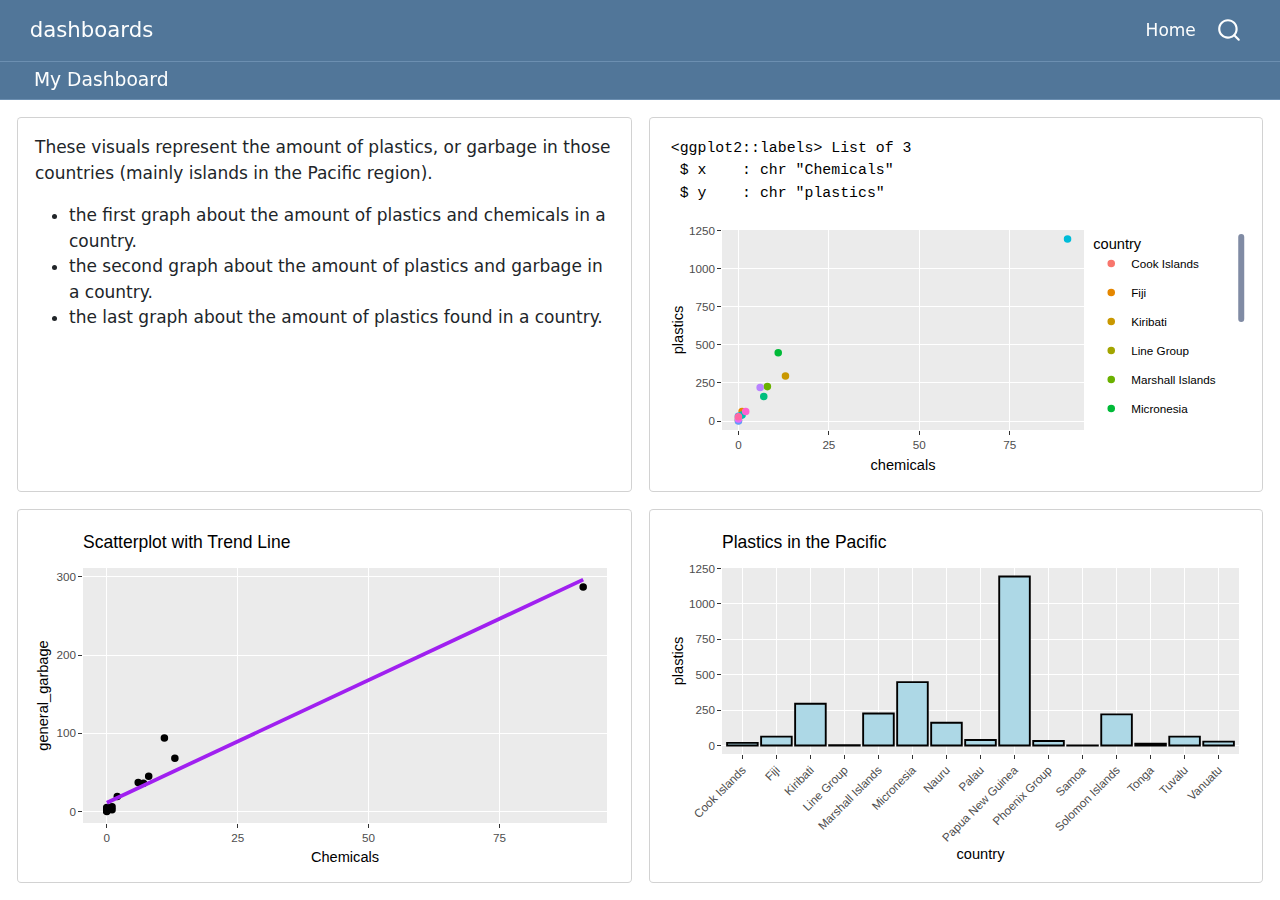
<file: docs/tuvalu.html>
<!DOCTYPE html>
<html xmlns="http://www.w3.org/1999/xhtml" lang="en" xml:lang="en"><head>

<meta charset="utf-8">
<meta name="generator" content="quarto-1.6.42">

<meta name="viewport" content="width=device-width, initial-scale=1.0, user-scalable=yes">


<title>My Dashboard – dashboards</title>
<style>
code{white-space: pre-wrap;}
span.smallcaps{font-variant: small-caps;}
div.columns{display: flex; gap: min(4vw, 1.5em);}
div.column{flex: auto; overflow-x: auto;}
div.hanging-indent{margin-left: 1.5em; text-indent: -1.5em;}
ul.task-list{list-style: none;}
ul.task-list li input[type="checkbox"] {
  width: 0.8em;
  margin: 0 0.8em 0.2em -1em; /* quarto-specific, see https://github.com/quarto-dev/quarto-cli/issues/4556 */ 
  vertical-align: middle;
}
</style>


<script src="site_libs/quarto-nav/quarto-nav.js"></script>
<script src="site_libs/quarto-nav/headroom.min.js"></script>
<script src="site_libs/clipboard/clipboard.min.js"></script>
<script src="site_libs/quarto-search/autocomplete.umd.js"></script>
<script src="site_libs/quarto-search/fuse.min.js"></script>
<script src="site_libs/quarto-search/quarto-search.js"></script>
<meta name="quarto:offset" content="./">
<script src="site_libs/quarto-html/quarto.js"></script>
<script src="site_libs/quarto-html/popper.min.js"></script>
<script src="site_libs/quarto-html/tippy.umd.min.js"></script>
<script src="site_libs/quarto-html/anchor.min.js"></script>
<link href="site_libs/quarto-html/tippy.css" rel="stylesheet">
<link href="site_libs/quarto-html/quarto-syntax-highlighting-2f5df379a58b258e96c21c0638c20c03.css" rel="stylesheet" id="quarto-text-highlighting-styles">
<script src="site_libs/bootstrap/bootstrap.min.js"></script>
<link href="site_libs/bootstrap/bootstrap-icons.css" rel="stylesheet">
<link href="site_libs/bootstrap/bootstrap-79108a0fc1995748cbd19a5b0e3e3e7c.min.css" rel="stylesheet" append-hash="true" id="quarto-bootstrap" data-mode="light">
<script src="site_libs/quarto-dashboard/quarto-dashboard.js"></script>
<script src="site_libs/quarto-dashboard/stickythead.js"></script>
<script src="site_libs/quarto-dashboard/datatables.min.js" kdttablesentinel="true"></script>
<script src="site_libs/quarto-dashboard/pdfmake.min.js" kdttablesentinel="true"></script>
<script src="site_libs/quarto-dashboard/vfs_fonts.js" kdttablesentinel="true"></script>
<script src="site_libs/quarto-dashboard/web-components.js" type="module"></script>
<script src="site_libs/quarto-dashboard/components.js"></script>
<link href="site_libs/quarto-dashboard/datatables.min.css" rel="stylesheet" kdttablesentinel="true">
<script id="quarto-search-options" type="application/json">{
  "location": "navbar",
  "copy-button": false,
  "collapse-after": 3,
  "panel-placement": "end",
  "type": "overlay",
  "limit": 50,
  "keyboard-shortcut": [
    "f",
    "/",
    "s"
  ],
  "show-item-context": false,
  "language": {
    "search-no-results-text": "No results",
    "search-matching-documents-text": "matching documents",
    "search-copy-link-title": "Copy link to search",
    "search-hide-matches-text": "Hide additional matches",
    "search-more-match-text": "more match in this document",
    "search-more-matches-text": "more matches in this document",
    "search-clear-button-title": "Clear",
    "search-text-placeholder": "",
    "search-detached-cancel-button-title": "Cancel",
    "search-submit-button-title": "Submit",
    "search-label": "Search"
  }
}</script>
<link href="site_libs/htmltools-fill-0.5.8.1/fill.css" rel="stylesheet">
<script src="site_libs/htmlwidgets-1.6.4/htmlwidgets.js"></script>
<script src="site_libs/plotly-binding-4.11.0/plotly.js"></script>
<script src="site_libs/typedarray-0.1/typedarray.min.js"></script>
<script src="site_libs/jquery-3.5.1/jquery.min.js"></script>
<link href="site_libs/crosstalk-1.2.2/css/crosstalk.min.css" rel="stylesheet">
<script src="site_libs/crosstalk-1.2.2/js/crosstalk.min.js"></script>
<link href="site_libs/plotly-htmlwidgets-css-2.11.1/plotly-htmlwidgets.css" rel="stylesheet">
<script src="site_libs/plotly-main-2.11.1/plotly-latest.min.js"></script>


</head>

<body class="quarto-dashboard nav-fixed dashboard-fill fullcontent">


<div id="quarto-search-results"></div>
  <header id="quarto-header" class="headroom fixed-top">
    <nav class="navbar navbar-expand-lg " data-bs-theme="dark">
      <div class="navbar-container container-fluid">
      <div class="navbar-brand-container mx-auto">
    <a class="navbar-brand" href="./index.html">
    <span class="navbar-title">dashboards</span>
    </a>
  </div>
            <div id="quarto-search" class="" title="Search"></div>
          <button class="navbar-toggler" type="button" data-bs-toggle="collapse" data-bs-target="#navbarCollapse" aria-controls="navbarCollapse" role="menu" aria-expanded="false" aria-label="Toggle navigation" onclick="if (window.quartoToggleHeadroom) { window.quartoToggleHeadroom(); }">
  <span class="navbar-toggler-icon"></span>
</button>
          <div class="collapse navbar-collapse" id="navbarCollapse">
            <ul class="navbar-nav navbar-nav-scroll ms-auto">
  <li class="nav-item">
    <a class="nav-link" href="./penguin.html"> 
<span class="menu-text">Home</span></a>
  </li>  
</ul>
          </div> <!-- /navcollapse -->
            <div class="quarto-navbar-tools">
</div>
      </div> <!-- /container-fluid -->
    </nav>
<header id="quarto-dashboard-header">
<nav class="navbar navbar-expand-md slim" data-bs-theme="dark">
  <div class="navbar-container container-fluid">
    <button class="navbar-toggler hidden" type="button" data-bs-toggle="collapse" data-bs-target="#dashboard-collapse" aria-controls="dashboard-collapse" aria-expanded="false" aria-label="Toggle navigation">
      <span class="navbar-toggler-icon"></span>
    </button>    


    <div class="navbar-brand-container">       

      <div class="navbar-title">
        <div class="navbar-title-text"><a href="#">My Dashboard</a></div>
        
        
      </div>
    </div>
</div>
</nav>
</header></header>
<!-- content -->
<div id="quarto-content" class="quarto-container page-layout-custom page-navbar quarto-dashboard-content bslib-gap-spacing html-fill-container bslib-page-fill">
<!-- sidebar -->
<!-- margin-sidebar -->
<!-- main -->

<div class="bslib-grid-item html-fill-item bslib-grid" data-layout="fill" style="display: grid; grid-template-rows: minmax(3em, 1fr) minmax(3em, 1fr); grid-auto-columns: minmax(0, 1fr);">
<div class="bslib-grid" style="display: grid; grid-template-columns: minmax(3em, 1fr) minmax(3em, 1fr);
grid-auto-rows: minmax(0, 1fr);">
<div class="card bslib-card html-fill-container" data-fill="false" data-bslib-card-init="" data-require-bs-caller="card()" data-full-screen="false">
<div class="card-body html-fill-item html-fill-container">
<p>These visuals represent the amount of plastics, or garbage in those countries (mainly islands in the Pacific region).</p>
<ul>
<li><p>the first graph about the amount of plastics and chemicals in a country.</p></li>
<li><p>the second graph about the amount of plastics and garbage in a country.</p></li>
<li><p>the last graph about the amount of plastics found in a country.</p></li>
</ul>
</div>
<bslib-tooltip placement="auto" bsoptions="[]" data-require-bs-version="5" data-require-bs-caller="tooltip()">
    <template>Expand</template>
    <span class="bslib-full-screen-enter badge rounded-pill">
        <svg xmlns="http://www.w3.org/2000/svg" viewbox="0 0 24 24" style="height:1em;width:1em;" aria-hidden="true" role="img"><path d="M20 5C20 4.4 19.6 4 19 4H13C12.4 4 12 3.6 12 3C12 2.4 12.4 2 13 2H21C21.6 2 22 2.4 22 3V11C22 11.6 21.6 12 21 12C20.4 12 20 11.6 20 11V5ZM4 19C4 19.6 4.4 20 5 20H11C11.6 20 12 20.4 12 21C12 21.6 11.6 22 11 22H3C2.4 22 2 21.6 2 21V13C2 12.4 2.4 12 3 12C3.6 12 4 12.4 4 13V19Z"></path></svg>
    </span>
</bslib-tooltip><script data-bslib-card-init="">bslib.Card.initializeAllCards();</script></div><div class="card cell bslib-card html-fill-container" data-bslib-card-init="" data-require-bs-caller="card()" data-full-screen="false">
<div class="card-body html-fill-item html-fill-container">
<div class="cell-output cell-output-stdout html-fill-item html-fill-container">
<pre><code>&lt;ggplot2::labels&gt; List of 3
 $ x    : chr "Chemicals"
 $ y    : chr "plastics"
 $ title: chr "Scatterplot of plastics in a country"</code></pre>
</div>
<div class="cell-output-display html-fill-item html-fill-container">
<div class="plotly html-widget html-fill-item html-fill-container" id="htmlwidget-12f69cfa840c957fb751" style="width:100%;height:406px;"></div>
<script type="application/json" data-for="htmlwidget-12f69cfa840c957fb751">{"x":{"data":[{"x":[0],"y":[19],"text":"chemicals:  0<br />plastics:   19<br />country: Cook Islands","type":"scatter","mode":"markers","marker":{"autocolorscale":false,"color":"rgba(248,118,109,1)","opacity":1,"size":5.6692913385826778,"symbol":"circle","line":{"width":1.8897637795275593,"color":"rgba(248,118,109,1)"}},"hoveron":"points","name":"Cook Islands","legendgroup":"Cook Islands","showlegend":true,"xaxis":"x","yaxis":"y","hoverinfo":"text","frame":null},{"x":[1],"y":[63],"text":"chemicals:  1<br />plastics:   63<br />country: Fiji","type":"scatter","mode":"markers","marker":{"autocolorscale":false,"color":"rgba(229,135,0,1)","opacity":1,"size":5.6692913385826778,"symbol":"circle","line":{"width":1.8897637795275593,"color":"rgba(229,135,0,1)"}},"hoveron":"points","name":"Fiji","legendgroup":"Fiji","showlegend":true,"xaxis":"x","yaxis":"y","hoverinfo":"text","frame":null},{"x":[13],"y":[295],"text":"chemicals: 13<br />plastics:  295<br />country: Kiribati","type":"scatter","mode":"markers","marker":{"autocolorscale":false,"color":"rgba(201,152,0,1)","opacity":1,"size":5.6692913385826778,"symbol":"circle","line":{"width":1.8897637795275593,"color":"rgba(201,152,0,1)"}},"hoveron":"points","name":"Kiribati","legendgroup":"Kiribati","showlegend":true,"xaxis":"x","yaxis":"y","hoverinfo":"text","frame":null},{"x":[0],"y":[3],"text":"chemicals:  0<br />plastics:    3<br />country: Line Group","type":"scatter","mode":"markers","marker":{"autocolorscale":false,"color":"rgba(163,165,0,1)","opacity":1,"size":5.6692913385826778,"symbol":"circle","line":{"width":1.8897637795275593,"color":"rgba(163,165,0,1)"}},"hoveron":"points","name":"Line Group","legendgroup":"Line Group","showlegend":true,"xaxis":"x","yaxis":"y","hoverinfo":"text","frame":null},{"x":[8],"y":[226],"text":"chemicals:  8<br />plastics:  226<br />country: Marshall Islands","type":"scatter","mode":"markers","marker":{"autocolorscale":false,"color":"rgba(107,177,0,1)","opacity":1,"size":5.6692913385826778,"symbol":"circle","line":{"width":1.8897637795275593,"color":"rgba(107,177,0,1)"}},"hoveron":"points","name":"Marshall Islands","legendgroup":"Marshall Islands","showlegend":true,"xaxis":"x","yaxis":"y","hoverinfo":"text","frame":null},{"x":[11],"y":[448],"text":"chemicals: 11<br />plastics:  448<br />country: Micronesia","type":"scatter","mode":"markers","marker":{"autocolorscale":false,"color":"rgba(0,186,56,1)","opacity":1,"size":5.6692913385826778,"symbol":"circle","line":{"width":1.8897637795275593,"color":"rgba(0,186,56,1)"}},"hoveron":"points","name":"Micronesia","legendgroup":"Micronesia","showlegend":true,"xaxis":"x","yaxis":"y","hoverinfo":"text","frame":null},{"x":[7],"y":[161],"text":"chemicals:  7<br />plastics:  161<br />country: Nauru","type":"scatter","mode":"markers","marker":{"autocolorscale":false,"color":"rgba(0,191,125,1)","opacity":1,"size":5.6692913385826778,"symbol":"circle","line":{"width":1.8897637795275593,"color":"rgba(0,191,125,1)"}},"hoveron":"points","name":"Nauru","legendgroup":"Nauru","showlegend":true,"xaxis":"x","yaxis":"y","hoverinfo":"text","frame":null},{"x":[1],"y":[39],"text":"chemicals:  1<br />plastics:   39<br />country: Palau","type":"scatter","mode":"markers","marker":{"autocolorscale":false,"color":"rgba(0,192,175,1)","opacity":1,"size":5.6692913385826778,"symbol":"circle","line":{"width":1.8897637795275593,"color":"rgba(0,192,175,1)"}},"hoveron":"points","name":"Palau","legendgroup":"Palau","showlegend":true,"xaxis":"x","yaxis":"y","hoverinfo":"text","frame":null},{"x":[91],"y":[1194],"text":"chemicals: 91<br />plastics: 1194<br />country: Papua New Guinea","type":"scatter","mode":"markers","marker":{"autocolorscale":false,"color":"rgba(0,188,216,1)","opacity":1,"size":5.6692913385826778,"symbol":"circle","line":{"width":1.8897637795275593,"color":"rgba(0,188,216,1)"}},"hoveron":"points","name":"Papua New Guinea","legendgroup":"Papua New Guinea","showlegend":true,"xaxis":"x","yaxis":"y","hoverinfo":"text","frame":null},{"x":[0],"y":[32],"text":"chemicals:  0<br />plastics:   32<br />country: Phoenix Group","type":"scatter","mode":"markers","marker":{"autocolorscale":false,"color":"rgba(0,176,246,1)","opacity":1,"size":5.6692913385826778,"symbol":"circle","line":{"width":1.8897637795275593,"color":"rgba(0,176,246,1)"}},"hoveron":"points","name":"Phoenix Group","legendgroup":"Phoenix Group","showlegend":true,"xaxis":"x","yaxis":"y","hoverinfo":"text","frame":null},{"x":[0],"y":[1],"text":"chemicals:  0<br />plastics:    1<br />country: Samoa","type":"scatter","mode":"markers","marker":{"autocolorscale":false,"color":"rgba(97,156,255,1)","opacity":1,"size":5.6692913385826778,"symbol":"circle","line":{"width":1.8897637795275593,"color":"rgba(97,156,255,1)"}},"hoveron":"points","name":"Samoa","legendgroup":"Samoa","showlegend":true,"xaxis":"x","yaxis":"y","hoverinfo":"text","frame":null},{"x":[6],"y":[220],"text":"chemicals:  6<br />plastics:  220<br />country: Solomon Islands","type":"scatter","mode":"markers","marker":{"autocolorscale":false,"color":"rgba(185,131,255,1)","opacity":1,"size":5.6692913385826778,"symbol":"circle","line":{"width":1.8897637795275593,"color":"rgba(185,131,255,1)"}},"hoveron":"points","name":"Solomon Islands","legendgroup":"Solomon Islands","showlegend":true,"xaxis":"x","yaxis":"y","hoverinfo":"text","frame":null},{"x":[0],"y":[13],"text":"chemicals:  0<br />plastics:   13<br />country: Tonga","type":"scatter","mode":"markers","marker":{"autocolorscale":false,"color":"rgba(231,107,243,1)","opacity":1,"size":5.6692913385826778,"symbol":"circle","line":{"width":1.8897637795275593,"color":"rgba(231,107,243,1)"}},"hoveron":"points","name":"Tonga","legendgroup":"Tonga","showlegend":true,"xaxis":"x","yaxis":"y","hoverinfo":"text","frame":null},{"x":[2],"y":[63],"text":"chemicals:  2<br />plastics:   63<br />country: Tuvalu","type":"scatter","mode":"markers","marker":{"autocolorscale":false,"color":"rgba(253,97,209,1)","opacity":1,"size":5.6692913385826778,"symbol":"circle","line":{"width":1.8897637795275593,"color":"rgba(253,97,209,1)"}},"hoveron":"points","name":"Tuvalu","legendgroup":"Tuvalu","showlegend":true,"xaxis":"x","yaxis":"y","hoverinfo":"text","frame":null},{"x":[0],"y":[28],"text":"chemicals:  0<br />plastics:   28<br />country: Vanuatu","type":"scatter","mode":"markers","marker":{"autocolorscale":false,"color":"rgba(255,103,164,1)","opacity":1,"size":5.6692913385826778,"symbol":"circle","line":{"width":1.8897637795275593,"color":"rgba(255,103,164,1)"}},"hoveron":"points","name":"Vanuatu","legendgroup":"Vanuatu","showlegend":true,"xaxis":"x","yaxis":"y","hoverinfo":"text","frame":null}],"layout":{"margin":{"t":23.305936073059364,"r":7.3059360730593621,"b":37.260273972602747,"l":48.949771689497723},"plot_bgcolor":"rgba(235,235,235,1)","paper_bgcolor":"rgba(255,255,255,1)","font":{"color":"rgba(0,0,0,1)","family":"","size":14.611872146118724},"xaxis":{"domain":[0,1],"automargin":true,"type":"linear","autorange":false,"range":[-4.5499999999999998,95.549999999999997],"tickmode":"array","ticktext":["0","25","50","75"],"tickvals":[0,25.000000000000004,50,75],"categoryorder":"array","categoryarray":["0","25","50","75"],"nticks":null,"ticks":"outside","tickcolor":"rgba(51,51,51,1)","ticklen":3.6529680365296811,"tickwidth":0,"showticklabels":true,"tickfont":{"color":"rgba(77,77,77,1)","family":"","size":11.68949771689498},"tickangle":-0,"showline":false,"linecolor":null,"linewidth":0,"showgrid":true,"gridcolor":"rgba(255,255,255,1)","gridwidth":0,"zeroline":false,"anchor":"y","title":{"text":"chemicals","font":{"color":"rgba(0,0,0,1)","family":"","size":14.611872146118724}},"hoverformat":".2f"},"yaxis":{"domain":[0,1],"automargin":true,"type":"linear","autorange":false,"range":[-58.650000000000006,1253.6500000000001],"tickmode":"array","ticktext":["0","250","500","750","1000","1250"],"tickvals":[0,249.99999999999997,500,750,1000.0000000000001,1250],"categoryorder":"array","categoryarray":["0","250","500","750","1000","1250"],"nticks":null,"ticks":"outside","tickcolor":"rgba(51,51,51,1)","ticklen":3.6529680365296811,"tickwidth":0,"showticklabels":true,"tickfont":{"color":"rgba(77,77,77,1)","family":"","size":11.68949771689498},"tickangle":-0,"showline":false,"linecolor":null,"linewidth":0,"showgrid":true,"gridcolor":"rgba(255,255,255,1)","gridwidth":0,"zeroline":false,"anchor":"x","title":{"text":"plastics","font":{"color":"rgba(0,0,0,1)","family":"","size":14.611872146118724}},"hoverformat":".2f"},"shapes":[{"type":"rect","fillcolor":null,"line":{"color":null,"width":0,"linetype":[]},"yref":"paper","xref":"paper","layer":"below","x0":0,"x1":1,"y0":0,"y1":1}],"showlegend":true,"legend":{"bgcolor":"rgba(255,255,255,1)","bordercolor":"transparent","borderwidth":0,"font":{"color":"rgba(0,0,0,1)","family":"","size":11.68949771689498},"title":{"text":"country","font":{"color":"rgba(0,0,0,1)","family":"","size":14.611872146118724}}},"hovermode":"closest","barmode":"relative"},"config":{"doubleClick":"reset","modeBarButtonsToAdd":["hoverclosest","hovercompare"],"showSendToCloud":false},"source":"A","attrs":{"2de24f2d45b0":{"x":{},"y":{},"colour":{},"type":"scatter"}},"cur_data":"2de24f2d45b0","visdat":{"2de24f2d45b0":["function (y) ","x"]},"highlight":{"on":"plotly_click","persistent":false,"dynamic":false,"selectize":false,"opacityDim":0.20000000000000001,"selected":{"opacity":1},"debounce":0},"shinyEvents":["plotly_hover","plotly_click","plotly_selected","plotly_relayout","plotly_brushed","plotly_brushing","plotly_clickannotation","plotly_doubleclick","plotly_deselect","plotly_afterplot","plotly_sunburstclick"],"base_url":"https://plot.ly"},"evals":[],"jsHooks":[]}</script>
</div>
</div>
<bslib-tooltip placement="auto" bsoptions="[]" data-require-bs-version="5" data-require-bs-caller="tooltip()">
    <template>Expand</template>
    <span class="bslib-full-screen-enter badge rounded-pill">
        <svg xmlns="http://www.w3.org/2000/svg" viewbox="0 0 24 24" style="height:1em;width:1em;" aria-hidden="true" role="img"><path d="M20 5C20 4.4 19.6 4 19 4H13C12.4 4 12 3.6 12 3C12 2.4 12.4 2 13 2H21C21.6 2 22 2.4 22 3V11C22 11.6 21.6 12 21 12C20.4 12 20 11.6 20 11V5ZM4 19C4 19.6 4.4 20 5 20H11C11.6 20 12 20.4 12 21C12 21.6 11.6 22 11 22H3C2.4 22 2 21.6 2 21V13C2 12.4 2.4 12 3 12C3.6 12 4 12.4 4 13V19Z"></path></svg>
    </span>
</bslib-tooltip><script data-bslib-card-init="">bslib.Card.initializeAllCards();</script></div>
</div>
<div class="bslib-grid" style="display: grid; grid-template-columns: minmax(3em, 1fr) minmax(3em, 1fr);
grid-auto-rows: minmax(0, 1fr);">
<div class="card cell bslib-card html-fill-container" data-bslib-card-init="" data-require-bs-caller="card()" data-full-screen="false">
<div class="card-body html-fill-item html-fill-container">
<div class="cell-output-display html-fill-item html-fill-container">
<div class="plotly html-widget html-fill-item html-fill-container" id="htmlwidget-6cc32250f05e75dc5eba" style="width:100%;height:406px;"></div>
<script type="application/json" data-for="htmlwidget-6cc32250f05e75dc5eba">{"x":{"data":[{"x":[0,1,13,0,8,11,7,1,91,0,0,6,0,2,0],"y":[4,6,68,1,45,94,36,2,287,5,1,37,0,19,1],"text":["chemicals:  0<br />general_garbage:   4","chemicals:  1<br />general_garbage:   6","chemicals: 13<br />general_garbage:  68","chemicals:  0<br />general_garbage:   1","chemicals:  8<br />general_garbage:  45","chemicals: 11<br />general_garbage:  94","chemicals:  7<br />general_garbage:  36","chemicals:  1<br />general_garbage:   2","chemicals: 91<br />general_garbage: 287","chemicals:  0<br />general_garbage:   5","chemicals:  0<br />general_garbage:   1","chemicals:  6<br />general_garbage:  37","chemicals:  0<br />general_garbage:   0","chemicals:  2<br />general_garbage:  19","chemicals:  0<br />general_garbage:   1"],"type":"scatter","mode":"markers","marker":{"autocolorscale":false,"color":"rgba(0,0,0,1)","opacity":1,"size":5.6692913385826778,"symbol":"circle","line":{"width":1.8897637795275593,"color":"rgba(0,0,0,1)"}},"hoveron":"points","showlegend":false,"xaxis":"x","yaxis":"y","hoverinfo":"text","frame":null},{"x":[0,1.1518987341772151,2.3037974683544302,3.4556962025316453,4.6075949367088604,5.7594936708860756,6.9113924050632907,8.0632911392405049,9.2151898734177209,10.367088607594937,11.518987341772151,12.670886075949365,13.822784810126581,14.974683544303797,16.12658227848101,17.278481012658226,18.430379746835442,19.582278481012658,20.734177215189874,21.886075949367086,23.037974683544302,24.189873417721518,25.341772151898731,26.493670886075947,27.645569620253163,28.797468354430379,29.949367088607595,31.101265822784807,32.25316455696202,33.405063291139236,34.556962025316452,35.708860759493668,36.860759493670884,38.0126582278481,39.164556962025316,40.316455696202532,41.468354430379748,42.620253164556956,43.772151898734172,44.924050632911388,46.075949367088604,47.22784810126582,48.379746835443036,49.531645569620252,50.683544303797461,51.835443037974677,52.987341772151893,54.139240506329109,55.291139240506325,56.443037974683541,57.594936708860757,58.746835443037973,59.898734177215189,61.050632911392398,62.202531645569614,63.35443037974683,64.506329113924039,65.658227848101262,66.810126582278471,67.962025316455694,69.113924050632903,70.265822784810126,71.417721518987335,72.569620253164558,73.721518987341767,74.873417721518976,76.025316455696199,77.177215189873408,78.329113924050631,79.48101265822784,80.632911392405063,81.784810126582272,82.936708860759495,84.088607594936704,85.240506329113913,86.392405063291136,87.544303797468345,88.696202531645568,89.848101265822777,91],"y":[11.140767364543075,14.751875189805164,18.36298301506725,21.974090840329339,25.585198665591427,29.196306490853516,32.807414316115604,36.418522141377686,40.029629966639781,43.64073779190187,47.251845617163951,50.86295344242604,54.474061267688128,58.085169092950224,61.696276918212298,65.307384743474387,68.918492568736482,72.529600393998578,76.140708219260659,79.751816044522741,83.362923869784836,86.974031695046918,90.585139520308999,94.196247345571095,97.807355170833191,101.41846299609527,105.02957082135737,108.64067864661945,112.25178647188153,115.86289429714361,119.47400212240571,123.0851099476678,126.69621777292988,130.30732559819197,133.91843342345408,137.52954124871616,141.14064907397824,144.75175689924032,148.3628647245024,151.97397254976451,155.58508037502659,159.19618820028867,162.80729602555078,166.41840385081287,170.02951167607492,173.64061950133703,177.25172732659911,180.86283515186119,184.4739429771233,188.08505080238538,191.69615862764746,195.30726645290957,198.91837427817165,202.52948210343374,206.14058992869582,209.7516977539579,213.36280557921998,216.97391340448209,220.58502122974414,224.19612905500628,227.80723688026833,231.41834470553044,235.02945253079253,238.64056035605464,242.25166818131669,245.86277600657877,249.47388383184088,253.08499165710296,256.69609948236507,260.30720730762715,263.91831513288923,267.52942295815132,271.14053078341345,274.75163860867548,278.36274643393756,281.9738542591997,285.58496208446172,289.19606990972386,292.80717773498594,296.41828556024802],"text":["chemicals:  0.000000<br />general_garbage:  11.14077","chemicals:  1.151899<br />general_garbage:  14.75188","chemicals:  2.303797<br />general_garbage:  18.36298","chemicals:  3.455696<br />general_garbage:  21.97409","chemicals:  4.607595<br />general_garbage:  25.58520","chemicals:  5.759494<br />general_garbage:  29.19631","chemicals:  6.911392<br />general_garbage:  32.80741","chemicals:  8.063291<br />general_garbage:  36.41852","chemicals:  9.215190<br />general_garbage:  40.02963","chemicals: 10.367089<br />general_garbage:  43.64074","chemicals: 11.518987<br />general_garbage:  47.25185","chemicals: 12.670886<br />general_garbage:  50.86295","chemicals: 13.822785<br />general_garbage:  54.47406","chemicals: 14.974684<br />general_garbage:  58.08517","chemicals: 16.126582<br />general_garbage:  61.69628","chemicals: 17.278481<br />general_garbage:  65.30738","chemicals: 18.430380<br />general_garbage:  68.91849","chemicals: 19.582278<br />general_garbage:  72.52960","chemicals: 20.734177<br />general_garbage:  76.14071","chemicals: 21.886076<br />general_garbage:  79.75182","chemicals: 23.037975<br />general_garbage:  83.36292","chemicals: 24.189873<br />general_garbage:  86.97403","chemicals: 25.341772<br />general_garbage:  90.58514","chemicals: 26.493671<br />general_garbage:  94.19625","chemicals: 27.645570<br />general_garbage:  97.80736","chemicals: 28.797468<br />general_garbage: 101.41846","chemicals: 29.949367<br />general_garbage: 105.02957","chemicals: 31.101266<br />general_garbage: 108.64068","chemicals: 32.253165<br />general_garbage: 112.25179","chemicals: 33.405063<br />general_garbage: 115.86289","chemicals: 34.556962<br />general_garbage: 119.47400","chemicals: 35.708861<br />general_garbage: 123.08511","chemicals: 36.860759<br />general_garbage: 126.69622","chemicals: 38.012658<br />general_garbage: 130.30733","chemicals: 39.164557<br />general_garbage: 133.91843","chemicals: 40.316456<br />general_garbage: 137.52954","chemicals: 41.468354<br />general_garbage: 141.14065","chemicals: 42.620253<br />general_garbage: 144.75176","chemicals: 43.772152<br />general_garbage: 148.36286","chemicals: 44.924051<br />general_garbage: 151.97397","chemicals: 46.075949<br />general_garbage: 155.58508","chemicals: 47.227848<br />general_garbage: 159.19619","chemicals: 48.379747<br />general_garbage: 162.80730","chemicals: 49.531646<br />general_garbage: 166.41840","chemicals: 50.683544<br />general_garbage: 170.02951","chemicals: 51.835443<br />general_garbage: 173.64062","chemicals: 52.987342<br />general_garbage: 177.25173","chemicals: 54.139241<br />general_garbage: 180.86284","chemicals: 55.291139<br />general_garbage: 184.47394","chemicals: 56.443038<br />general_garbage: 188.08505","chemicals: 57.594937<br />general_garbage: 191.69616","chemicals: 58.746835<br />general_garbage: 195.30727","chemicals: 59.898734<br />general_garbage: 198.91837","chemicals: 61.050633<br />general_garbage: 202.52948","chemicals: 62.202532<br />general_garbage: 206.14059","chemicals: 63.354430<br />general_garbage: 209.75170","chemicals: 64.506329<br />general_garbage: 213.36281","chemicals: 65.658228<br />general_garbage: 216.97391","chemicals: 66.810127<br />general_garbage: 220.58502","chemicals: 67.962025<br />general_garbage: 224.19613","chemicals: 69.113924<br />general_garbage: 227.80724","chemicals: 70.265823<br />general_garbage: 231.41834","chemicals: 71.417722<br />general_garbage: 235.02945","chemicals: 72.569620<br />general_garbage: 238.64056","chemicals: 73.721519<br />general_garbage: 242.25167","chemicals: 74.873418<br />general_garbage: 245.86278","chemicals: 76.025316<br />general_garbage: 249.47388","chemicals: 77.177215<br />general_garbage: 253.08499","chemicals: 78.329114<br />general_garbage: 256.69610","chemicals: 79.481013<br />general_garbage: 260.30721","chemicals: 80.632911<br />general_garbage: 263.91832","chemicals: 81.784810<br />general_garbage: 267.52942","chemicals: 82.936709<br />general_garbage: 271.14053","chemicals: 84.088608<br />general_garbage: 274.75164","chemicals: 85.240506<br />general_garbage: 278.36275","chemicals: 86.392405<br />general_garbage: 281.97385","chemicals: 87.544304<br />general_garbage: 285.58496","chemicals: 88.696203<br />general_garbage: 289.19607","chemicals: 89.848101<br />general_garbage: 292.80718","chemicals: 91.000000<br />general_garbage: 296.41829"],"type":"scatter","mode":"lines","name":"fitted values","line":{"width":3.7795275590551185,"color":"rgba(160,32,240,1)","dash":"solid"},"hoveron":"points","showlegend":false,"xaxis":"x","yaxis":"y","hoverinfo":"text","frame":null}],"layout":{"margin":{"t":40.840182648401829,"r":7.3059360730593621,"b":37.260273972602747,"l":43.105022831050235},"plot_bgcolor":"rgba(235,235,235,1)","paper_bgcolor":"rgba(255,255,255,1)","font":{"color":"rgba(0,0,0,1)","family":"","size":14.611872146118724},"title":{"text":"Scatterplot with Trend Line","font":{"color":"rgba(0,0,0,1)","family":"","size":17.534246575342465},"x":0,"xref":"paper"},"xaxis":{"domain":[0,1],"automargin":true,"type":"linear","autorange":false,"range":[-4.5499999999999998,95.549999999999997],"tickmode":"array","ticktext":["0","25","50","75"],"tickvals":[0,25.000000000000004,50,75],"categoryorder":"array","categoryarray":["0","25","50","75"],"nticks":null,"ticks":"outside","tickcolor":"rgba(51,51,51,1)","ticklen":3.6529680365296811,"tickwidth":0,"showticklabels":true,"tickfont":{"color":"rgba(77,77,77,1)","family":"","size":11.68949771689498},"tickangle":-0,"showline":false,"linecolor":null,"linewidth":0,"showgrid":true,"gridcolor":"rgba(255,255,255,1)","gridwidth":0,"zeroline":false,"anchor":"y","title":{"text":"Chemicals","font":{"color":"rgba(0,0,0,1)","family":"","size":14.611872146118724}},"hoverformat":".2f"},"yaxis":{"domain":[0,1],"automargin":true,"type":"linear","autorange":false,"range":[-14.820914278012403,311.23919983826045],"tickmode":"array","ticktext":["0","100","200","300"],"tickvals":[1.7763568394002505e-15,100,199.99999999999997,300],"categoryorder":"array","categoryarray":["0","100","200","300"],"nticks":null,"ticks":"outside","tickcolor":"rgba(51,51,51,1)","ticklen":3.6529680365296811,"tickwidth":0,"showticklabels":true,"tickfont":{"color":"rgba(77,77,77,1)","family":"","size":11.68949771689498},"tickangle":-0,"showline":false,"linecolor":null,"linewidth":0,"showgrid":true,"gridcolor":"rgba(255,255,255,1)","gridwidth":0,"zeroline":false,"anchor":"x","title":{"text":"general_garbage","font":{"color":"rgba(0,0,0,1)","family":"","size":14.611872146118724}},"hoverformat":".2f"},"shapes":[{"type":"rect","fillcolor":null,"line":{"color":null,"width":0,"linetype":[]},"yref":"paper","xref":"paper","layer":"below","x0":0,"x1":1,"y0":0,"y1":1}],"showlegend":false,"legend":{"bgcolor":"rgba(255,255,255,1)","bordercolor":"transparent","borderwidth":0,"font":{"color":"rgba(0,0,0,1)","family":"","size":11.68949771689498}},"hovermode":"closest","barmode":"relative"},"config":{"doubleClick":"reset","modeBarButtonsToAdd":["hoverclosest","hovercompare"],"showSendToCloud":false},"source":"A","attrs":{"2de25c2c7632":{"x":{},"y":{},"type":"scatter"},"2de26b03fbe4":{"x":{},"y":{}}},"cur_data":"2de25c2c7632","visdat":{"2de25c2c7632":["function (y) ","x"],"2de26b03fbe4":["function (y) ","x"]},"highlight":{"on":"plotly_click","persistent":false,"dynamic":false,"selectize":false,"opacityDim":0.20000000000000001,"selected":{"opacity":1},"debounce":0},"shinyEvents":["plotly_hover","plotly_click","plotly_selected","plotly_relayout","plotly_brushed","plotly_brushing","plotly_clickannotation","plotly_doubleclick","plotly_deselect","plotly_afterplot","plotly_sunburstclick"],"base_url":"https://plot.ly"},"evals":[],"jsHooks":[]}</script>
</div>
</div>
<bslib-tooltip placement="auto" bsoptions="[]" data-require-bs-version="5" data-require-bs-caller="tooltip()">
    <template>Expand</template>
    <span class="bslib-full-screen-enter badge rounded-pill">
        <svg xmlns="http://www.w3.org/2000/svg" viewbox="0 0 24 24" style="height:1em;width:1em;" aria-hidden="true" role="img"><path d="M20 5C20 4.4 19.6 4 19 4H13C12.4 4 12 3.6 12 3C12 2.4 12.4 2 13 2H21C21.6 2 22 2.4 22 3V11C22 11.6 21.6 12 21 12C20.4 12 20 11.6 20 11V5ZM4 19C4 19.6 4.4 20 5 20H11C11.6 20 12 20.4 12 21C12 21.6 11.6 22 11 22H3C2.4 22 2 21.6 2 21V13C2 12.4 2.4 12 3 12C3.6 12 4 12.4 4 13V19Z"></path></svg>
    </span>
</bslib-tooltip><script data-bslib-card-init="">bslib.Card.initializeAllCards();</script></div><div class="card cell bslib-card html-fill-container" data-bslib-card-init="" data-require-bs-caller="card()" data-full-screen="false">
<div class="card-body html-fill-item html-fill-container">
<div class="cell-output-display html-fill-item html-fill-container">
<div class="plotly html-widget html-fill-item html-fill-container" id="htmlwidget-124202f9e0e0739af920" style="width:100%;height:406px;"></div>
<script type="application/json" data-for="htmlwidget-124202f9e0e0739af920">{"x":{"data":[{"orientation":"v","width":[0.89999999999999991,0.90000000000000013,0.90000000000000036,0.90000000000000036,0.90000000000000036,0.90000000000000036,0.90000000000000036,0.89999999999999947,0.89999999999999858,0.89999999999999858,0.89999999999999858,0.89999999999999858,0.89999999999999858,0.89999999999999858,0.89999999999999858],"base":[0,0,0,0,0,0,0,0,0,0,0,0,0,0,0],"x":[1,2,3,4,5,6,7,8,9,10,11,12,13,14,15],"y":[19,63,295,3,226,448,161,39,1194,32,1,220,13,63,28],"text":["country: Cook Islands<br />plastics:   19","country: Fiji<br />plastics:   63","country: Kiribati<br />plastics:  295","country: Line Group<br />plastics:    3","country: Marshall Islands<br />plastics:  226","country: Micronesia<br />plastics:  448","country: Nauru<br />plastics:  161","country: Palau<br />plastics:   39","country: Papua New Guinea<br />plastics: 1194","country: Phoenix Group<br />plastics:   32","country: Samoa<br />plastics:    1","country: Solomon Islands<br />plastics:  220","country: Tonga<br />plastics:   13","country: Tuvalu<br />plastics:   63","country: Vanuatu<br />plastics:   28"],"type":"bar","textposition":"none","marker":{"autocolorscale":false,"color":"rgba(173,216,230,1)","line":{"width":1.8897637795275593,"color":"rgba(0,0,0,1)"}},"showlegend":false,"xaxis":"x","yaxis":"y","hoverinfo":"text","frame":null}],"layout":{"margin":{"t":40.840182648401829,"r":7.3059360730593621,"b":75.079087046690447,"l":48.949771689497723},"plot_bgcolor":"rgba(235,235,235,1)","paper_bgcolor":"rgba(255,255,255,1)","font":{"color":"rgba(0,0,0,1)","family":"","size":14.611872146118724},"title":{"text":"Plastics in the Pacific","font":{"color":"rgba(0,0,0,1)","family":"","size":17.534246575342465},"x":0,"xref":"paper"},"xaxis":{"domain":[0,1],"automargin":true,"type":"linear","autorange":false,"range":[0.40000000000000002,15.6],"tickmode":"array","ticktext":["Cook Islands","Fiji","Kiribati","Line Group","Marshall Islands","Micronesia","Nauru","Palau","Papua New Guinea","Phoenix Group","Samoa","Solomon Islands","Tonga","Tuvalu","Vanuatu"],"tickvals":[1,2,3,4,5,6,7,8,9,10,11,12,13,14,15],"categoryorder":"array","categoryarray":["Cook Islands","Fiji","Kiribati","Line Group","Marshall Islands","Micronesia","Nauru","Palau","Papua New Guinea","Phoenix Group","Samoa","Solomon Islands","Tonga","Tuvalu","Vanuatu"],"nticks":null,"ticks":"outside","tickcolor":"rgba(51,51,51,1)","ticklen":3.6529680365296811,"tickwidth":0,"showticklabels":true,"tickfont":{"color":"rgba(77,77,77,1)","family":"","size":11.68949771689498},"tickangle":-45,"showline":false,"linecolor":null,"linewidth":0,"showgrid":true,"gridcolor":"rgba(255,255,255,1)","gridwidth":0,"zeroline":false,"anchor":"y","title":{"text":"country","font":{"color":"rgba(0,0,0,1)","family":"","size":14.611872146118724}},"hoverformat":".2f"},"yaxis":{"domain":[0,1],"automargin":true,"type":"linear","autorange":false,"range":[-59.700000000000003,1253.7],"tickmode":"array","ticktext":["0","250","500","750","1000","1250"],"tickvals":[0,250,500.00000000000006,750,1000,1250],"categoryorder":"array","categoryarray":["0","250","500","750","1000","1250"],"nticks":null,"ticks":"outside","tickcolor":"rgba(51,51,51,1)","ticklen":3.6529680365296811,"tickwidth":0,"showticklabels":true,"tickfont":{"color":"rgba(77,77,77,1)","family":"","size":11.68949771689498},"tickangle":-0,"showline":false,"linecolor":null,"linewidth":0,"showgrid":true,"gridcolor":"rgba(255,255,255,1)","gridwidth":0,"zeroline":false,"anchor":"x","title":{"text":"plastics","font":{"color":"rgba(0,0,0,1)","family":"","size":14.611872146118724}},"hoverformat":".2f"},"shapes":[{"type":"rect","fillcolor":null,"line":{"color":null,"width":0,"linetype":[]},"yref":"paper","xref":"paper","layer":"below","x0":0,"x1":1,"y0":0,"y1":1}],"showlegend":false,"legend":{"bgcolor":"rgba(255,255,255,1)","bordercolor":"transparent","borderwidth":0,"font":{"color":"rgba(0,0,0,1)","family":"","size":11.68949771689498}},"hovermode":"closest","barmode":"relative"},"config":{"doubleClick":"reset","modeBarButtonsToAdd":["hoverclosest","hovercompare"],"showSendToCloud":false},"source":"A","attrs":{"2de230bd948c":{"x":{},"y":{},"type":"bar"}},"cur_data":"2de230bd948c","visdat":{"2de230bd948c":["function (y) ","x"]},"highlight":{"on":"plotly_click","persistent":false,"dynamic":false,"selectize":false,"opacityDim":0.20000000000000001,"selected":{"opacity":1},"debounce":0},"shinyEvents":["plotly_hover","plotly_click","plotly_selected","plotly_relayout","plotly_brushed","plotly_brushing","plotly_clickannotation","plotly_doubleclick","plotly_deselect","plotly_afterplot","plotly_sunburstclick"],"base_url":"https://plot.ly"},"evals":[],"jsHooks":[]}</script>
</div>
</div>
<bslib-tooltip placement="auto" bsoptions="[]" data-require-bs-version="5" data-require-bs-caller="tooltip()">
    <template>Expand</template>
    <span class="bslib-full-screen-enter badge rounded-pill">
        <svg xmlns="http://www.w3.org/2000/svg" viewbox="0 0 24 24" style="height:1em;width:1em;" aria-hidden="true" role="img"><path d="M20 5C20 4.4 19.6 4 19 4H13C12.4 4 12 3.6 12 3C12 2.4 12.4 2 13 2H21C21.6 2 22 2.4 22 3V11C22 11.6 21.6 12 21 12C20.4 12 20 11.6 20 11V5ZM4 19C4 19.6 4.4 20 5 20H11C11.6 20 12 20.4 12 21C12 21.6 11.6 22 11 22H3C2.4 22 2 21.6 2 21V13C2 12.4 2.4 12 3 12C3.6 12 4 12.4 4 13V19Z"></path></svg>
    </span>
</bslib-tooltip><script data-bslib-card-init="">bslib.Card.initializeAllCards();</script></div><div id="3ade8a4a-fb1d-4a6c-8409-ac45482d5fc9" class="hidden">

</div>
</div>
</div>


<script id="quarto-html-after-body" type="application/javascript">
window.document.addEventListener("DOMContentLoaded", function (event) {
  const toggleBodyColorMode = (bsSheetEl) => {
    const mode = bsSheetEl.getAttribute("data-mode");
    const bodyEl = window.document.querySelector("body");
    if (mode === "dark") {
      bodyEl.classList.add("quarto-dark");
      bodyEl.classList.remove("quarto-light");
    } else {
      bodyEl.classList.add("quarto-light");
      bodyEl.classList.remove("quarto-dark");
    }
  }
  const toggleBodyColorPrimary = () => {
    const bsSheetEl = window.document.querySelector("link#quarto-bootstrap");
    if (bsSheetEl) {
      toggleBodyColorMode(bsSheetEl);
    }
  }
  toggleBodyColorPrimary();  
  const icon = "";
  const anchorJS = new window.AnchorJS();
  anchorJS.options = {
    placement: 'right',
    icon: icon
  };
  anchorJS.add('.anchored');
  const isCodeAnnotation = (el) => {
    for (const clz of el.classList) {
      if (clz.startsWith('code-annotation-')) {                     
        return true;
      }
    }
    return false;
  }
  const onCopySuccess = function(e) {
    // button target
    const button = e.trigger;
    // don't keep focus
    button.blur();
    // flash "checked"
    button.classList.add('code-copy-button-checked');
    var currentTitle = button.getAttribute("title");
    button.setAttribute("title", "Copied!");
    let tooltip;
    if (window.bootstrap) {
      button.setAttribute("data-bs-toggle", "tooltip");
      button.setAttribute("data-bs-placement", "left");
      button.setAttribute("data-bs-title", "Copied!");
      tooltip = new bootstrap.Tooltip(button, 
        { trigger: "manual", 
          customClass: "code-copy-button-tooltip",
          offset: [0, -8]});
      tooltip.show();    
    }
    setTimeout(function() {
      if (tooltip) {
        tooltip.hide();
        button.removeAttribute("data-bs-title");
        button.removeAttribute("data-bs-toggle");
        button.removeAttribute("data-bs-placement");
      }
      button.setAttribute("title", currentTitle);
      button.classList.remove('code-copy-button-checked');
    }, 1000);
    // clear code selection
    e.clearSelection();
  }
  const getTextToCopy = function(trigger) {
      const codeEl = trigger.previousElementSibling.cloneNode(true);
      for (const childEl of codeEl.children) {
        if (isCodeAnnotation(childEl)) {
          childEl.remove();
        }
      }
      return codeEl.innerText;
  }
  const clipboard = new window.ClipboardJS('.code-copy-button:not([data-in-quarto-modal])', {
    text: getTextToCopy
  });
  clipboard.on('success', onCopySuccess);
  if (window.document.getElementById('quarto-embedded-source-code-modal')) {
    const clipboardModal = new window.ClipboardJS('.code-copy-button[data-in-quarto-modal]', {
      text: getTextToCopy,
      container: window.document.getElementById('quarto-embedded-source-code-modal')
    });
    clipboardModal.on('success', onCopySuccess);
  }
    var localhostRegex = new RegExp(/^(?:http|https):\/\/localhost\:?[0-9]*\//);
    var mailtoRegex = new RegExp(/^mailto:/);
      var filterRegex = new RegExp('/' + window.location.host + '/');
    var isInternal = (href) => {
        return filterRegex.test(href) || localhostRegex.test(href) || mailtoRegex.test(href);
    }
    // Inspect non-navigation links and adorn them if external
 	var links = window.document.querySelectorAll('a[href]:not(.nav-link):not(.navbar-brand):not(.toc-action):not(.sidebar-link):not(.sidebar-item-toggle):not(.pagination-link):not(.no-external):not([aria-hidden]):not(.dropdown-item):not(.quarto-navigation-tool):not(.about-link)');
    for (var i=0; i<links.length; i++) {
      const link = links[i];
      if (!isInternal(link.href)) {
        // undo the damage that might have been done by quarto-nav.js in the case of
        // links that we want to consider external
        if (link.dataset.originalHref !== undefined) {
          link.href = link.dataset.originalHref;
        }
      }
    }
  function tippyHover(el, contentFn, onTriggerFn, onUntriggerFn) {
    const config = {
      allowHTML: true,
      maxWidth: 500,
      delay: 100,
      arrow: false,
      appendTo: function(el) {
          return el.parentElement;
      },
      interactive: true,
      interactiveBorder: 10,
      theme: 'quarto',
      placement: 'bottom-start',
    };
    if (contentFn) {
      config.content = contentFn;
    }
    if (onTriggerFn) {
      config.onTrigger = onTriggerFn;
    }
    if (onUntriggerFn) {
      config.onUntrigger = onUntriggerFn;
    }
    window.tippy(el, config); 
  }
  const noterefs = window.document.querySelectorAll('a[role="doc-noteref"]');
  for (var i=0; i<noterefs.length; i++) {
    const ref = noterefs[i];
    tippyHover(ref, function() {
      // use id or data attribute instead here
      let href = ref.getAttribute('data-footnote-href') || ref.getAttribute('href');
      try { href = new URL(href).hash; } catch {}
      const id = href.replace(/^#\/?/, "");
      const note = window.document.getElementById(id);
      if (note) {
        return note.innerHTML;
      } else {
        return "";
      }
    });
  }
  const xrefs = window.document.querySelectorAll('a.quarto-xref');
  const processXRef = (id, note) => {
    // Strip column container classes
    const stripColumnClz = (el) => {
      el.classList.remove("page-full", "page-columns");
      if (el.children) {
        for (const child of el.children) {
          stripColumnClz(child);
        }
      }
    }
    stripColumnClz(note)
    if (id === null || id.startsWith('sec-')) {
      // Special case sections, only their first couple elements
      const container = document.createElement("div");
      if (note.children && note.children.length > 2) {
        container.appendChild(note.children[0].cloneNode(true));
        for (let i = 1; i < note.children.length; i++) {
          const child = note.children[i];
          if (child.tagName === "P" && child.innerText === "") {
            continue;
          } else {
            container.appendChild(child.cloneNode(true));
            break;
          }
        }
        if (window.Quarto?.typesetMath) {
          window.Quarto.typesetMath(container);
        }
        return container.innerHTML
      } else {
        if (window.Quarto?.typesetMath) {
          window.Quarto.typesetMath(note);
        }
        return note.innerHTML;
      }
    } else {
      // Remove any anchor links if they are present
      const anchorLink = note.querySelector('a.anchorjs-link');
      if (anchorLink) {
        anchorLink.remove();
      }
      if (window.Quarto?.typesetMath) {
        window.Quarto.typesetMath(note);
      }
      if (note.classList.contains("callout")) {
        return note.outerHTML;
      } else {
        return note.innerHTML;
      }
    }
  }
  for (var i=0; i<xrefs.length; i++) {
    const xref = xrefs[i];
    tippyHover(xref, undefined, function(instance) {
      instance.disable();
      let url = xref.getAttribute('href');
      let hash = undefined; 
      if (url.startsWith('#')) {
        hash = url;
      } else {
        try { hash = new URL(url).hash; } catch {}
      }
      if (hash) {
        const id = hash.replace(/^#\/?/, "");
        const note = window.document.getElementById(id);
        if (note !== null) {
          try {
            const html = processXRef(id, note.cloneNode(true));
            instance.setContent(html);
          } finally {
            instance.enable();
            instance.show();
          }
        } else {
          // See if we can fetch this
          fetch(url.split('#')[0])
          .then(res => res.text())
          .then(html => {
            const parser = new DOMParser();
            const htmlDoc = parser.parseFromString(html, "text/html");
            const note = htmlDoc.getElementById(id);
            if (note !== null) {
              const html = processXRef(id, note);
              instance.setContent(html);
            } 
          }).finally(() => {
            instance.enable();
            instance.show();
          });
        }
      } else {
        // See if we can fetch a full url (with no hash to target)
        // This is a special case and we should probably do some content thinning / targeting
        fetch(url)
        .then(res => res.text())
        .then(html => {
          const parser = new DOMParser();
          const htmlDoc = parser.parseFromString(html, "text/html");
          const note = htmlDoc.querySelector('main.content');
          if (note !== null) {
            // This should only happen for chapter cross references
            // (since there is no id in the URL)
            // remove the first header
            if (note.children.length > 0 && note.children[0].tagName === "HEADER") {
              note.children[0].remove();
            }
            const html = processXRef(null, note);
            instance.setContent(html);
          } 
        }).finally(() => {
          instance.enable();
          instance.show();
        });
      }
    }, function(instance) {
    });
  }
      let selectedAnnoteEl;
      const selectorForAnnotation = ( cell, annotation) => {
        let cellAttr = 'data-code-cell="' + cell + '"';
        let lineAttr = 'data-code-annotation="' +  annotation + '"';
        const selector = 'span[' + cellAttr + '][' + lineAttr + ']';
        return selector;
      }
      const selectCodeLines = (annoteEl) => {
        const doc = window.document;
        const targetCell = annoteEl.getAttribute("data-target-cell");
        const targetAnnotation = annoteEl.getAttribute("data-target-annotation");
        const annoteSpan = window.document.querySelector(selectorForAnnotation(targetCell, targetAnnotation));
        const lines = annoteSpan.getAttribute("data-code-lines").split(",");
        const lineIds = lines.map((line) => {
          return targetCell + "-" + line;
        })
        let top = null;
        let height = null;
        let parent = null;
        if (lineIds.length > 0) {
            //compute the position of the single el (top and bottom and make a div)
            const el = window.document.getElementById(lineIds[0]);
            top = el.offsetTop;
            height = el.offsetHeight;
            parent = el.parentElement.parentElement;
          if (lineIds.length > 1) {
            const lastEl = window.document.getElementById(lineIds[lineIds.length - 1]);
            const bottom = lastEl.offsetTop + lastEl.offsetHeight;
            height = bottom - top;
          }
          if (top !== null && height !== null && parent !== null) {
            // cook up a div (if necessary) and position it 
            let div = window.document.getElementById("code-annotation-line-highlight");
            if (div === null) {
              div = window.document.createElement("div");
              div.setAttribute("id", "code-annotation-line-highlight");
              div.style.position = 'absolute';
              parent.appendChild(div);
            }
            div.style.top = top - 2 + "px";
            div.style.height = height + 4 + "px";
            div.style.left = 0;
            let gutterDiv = window.document.getElementById("code-annotation-line-highlight-gutter");
            if (gutterDiv === null) {
              gutterDiv = window.document.createElement("div");
              gutterDiv.setAttribute("id", "code-annotation-line-highlight-gutter");
              gutterDiv.style.position = 'absolute';
              const codeCell = window.document.getElementById(targetCell);
              const gutter = codeCell.querySelector('.code-annotation-gutter');
              gutter.appendChild(gutterDiv);
            }
            gutterDiv.style.top = top - 2 + "px";
            gutterDiv.style.height = height + 4 + "px";
          }
          selectedAnnoteEl = annoteEl;
        }
      };
      const unselectCodeLines = () => {
        const elementsIds = ["code-annotation-line-highlight", "code-annotation-line-highlight-gutter"];
        elementsIds.forEach((elId) => {
          const div = window.document.getElementById(elId);
          if (div) {
            div.remove();
          }
        });
        selectedAnnoteEl = undefined;
      };
        // Handle positioning of the toggle
    window.addEventListener(
      "resize",
      throttle(() => {
        elRect = undefined;
        if (selectedAnnoteEl) {
          selectCodeLines(selectedAnnoteEl);
        }
      }, 10)
    );
    function throttle(fn, ms) {
    let throttle = false;
    let timer;
      return (...args) => {
        if(!throttle) { // first call gets through
            fn.apply(this, args);
            throttle = true;
        } else { // all the others get throttled
            if(timer) clearTimeout(timer); // cancel #2
            timer = setTimeout(() => {
              fn.apply(this, args);
              timer = throttle = false;
            }, ms);
        }
      };
    }
      // Attach click handler to the DT
      const annoteDls = window.document.querySelectorAll('dt[data-target-cell]');
      for (const annoteDlNode of annoteDls) {
        annoteDlNode.addEventListener('click', (event) => {
          const clickedEl = event.target;
          if (clickedEl !== selectedAnnoteEl) {
            unselectCodeLines();
            const activeEl = window.document.querySelector('dt[data-target-cell].code-annotation-active');
            if (activeEl) {
              activeEl.classList.remove('code-annotation-active');
            }
            selectCodeLines(clickedEl);
            clickedEl.classList.add('code-annotation-active');
          } else {
            // Unselect the line
            unselectCodeLines();
            clickedEl.classList.remove('code-annotation-active');
          }
        });
      }
  const findCites = (el) => {
    const parentEl = el.parentElement;
    if (parentEl) {
      const cites = parentEl.dataset.cites;
      if (cites) {
        return {
          el,
          cites: cites.split(' ')
        };
      } else {
        return findCites(el.parentElement)
      }
    } else {
      return undefined;
    }
  };
  var bibliorefs = window.document.querySelectorAll('a[role="doc-biblioref"]');
  for (var i=0; i<bibliorefs.length; i++) {
    const ref = bibliorefs[i];
    const citeInfo = findCites(ref);
    if (citeInfo) {
      tippyHover(citeInfo.el, function() {
        var popup = window.document.createElement('div');
        citeInfo.cites.forEach(function(cite) {
          var citeDiv = window.document.createElement('div');
          citeDiv.classList.add('hanging-indent');
          citeDiv.classList.add('csl-entry');
          var biblioDiv = window.document.getElementById('ref-' + cite);
          if (biblioDiv) {
            citeDiv.innerHTML = biblioDiv.innerHTML;
          }
          popup.appendChild(citeDiv);
        });
        return popup.innerHTML;
      });
    }
  }
});
</script>
</div> <!-- /content -->

<script type="application/javascript">
window.document.addEventListener("DOMContentLoaded", function (_event) {
  if (window.bslib.Card) {
    window.bslib.Card.initializeAllCards();
  }
}); 
</script>
  



</body></html>
</file>
<file: docs/site_libs/quarto-html/tippy.css>
.tippy-box[data-animation=fade][data-state=hidden]{opacity:0}[data-tippy-root]{max-width:calc(100vw - 10px)}.tippy-box{position:relative;background-color:#333;color:#fff;border-radius:4px;font-size:14px;line-height:1.4;white-space:normal;outline:0;transition-property:transform,visibility,opacity}.tippy-box[data-placement^=top]>.tippy-arrow{bottom:0}.tippy-box[data-placement^=top]>.tippy-arrow:before{bottom:-7px;left:0;border-width:8px 8px 0;border-top-color:initial;transform-origin:center top}.tippy-box[data-placement^=bottom]>.tippy-arrow{top:0}.tippy-box[data-placement^=bottom]>.tippy-arrow:before{top:-7px;left:0;border-width:0 8px 8px;border-bottom-color:initial;transform-origin:center bottom}.tippy-box[data-placement^=left]>.tippy-arrow{right:0}.tippy-box[data-placement^=left]>.tippy-arrow:before{border-width:8px 0 8px 8px;border-left-color:initial;right:-7px;transform-origin:center left}.tippy-box[data-placement^=right]>.tippy-arrow{left:0}.tippy-box[data-placement^=right]>.tippy-arrow:before{left:-7px;border-width:8px 8px 8px 0;border-right-color:initial;transform-origin:center right}.tippy-box[data-inertia][data-state=visible]{transition-timing-function:cubic-bezier(.54,1.5,.38,1.11)}.tippy-arrow{width:16px;height:16px;color:#333}.tippy-arrow:before{content:"";position:absolute;border-color:transparent;border-style:solid}.tippy-content{position:relative;padding:5px 9px;z-index:1}
</file>
<file: docs/site_libs/quarto-html/quarto-syntax-highlighting-2f5df379a58b258e96c21c0638c20c03.css>
/* quarto syntax highlight colors */
:root {
  --quarto-hl-ot-color: #003B4F;
  --quarto-hl-at-color: #657422;
  --quarto-hl-ss-color: #20794D;
  --quarto-hl-an-color: #5E5E5E;
  --quarto-hl-fu-color: #4758AB;
  --quarto-hl-st-color: #20794D;
  --quarto-hl-cf-color: #003B4F;
  --quarto-hl-op-color: #5E5E5E;
  --quarto-hl-er-color: #AD0000;
  --quarto-hl-bn-color: #AD0000;
  --quarto-hl-al-color: #AD0000;
  --quarto-hl-va-color: #111111;
  --quarto-hl-bu-color: inherit;
  --quarto-hl-ex-color: inherit;
  --quarto-hl-pp-color: #AD0000;
  --quarto-hl-in-color: #5E5E5E;
  --quarto-hl-vs-color: #20794D;
  --quarto-hl-wa-color: #5E5E5E;
  --quarto-hl-do-color: #5E5E5E;
  --quarto-hl-im-color: #00769E;
  --quarto-hl-ch-color: #20794D;
  --quarto-hl-dt-color: #AD0000;
  --quarto-hl-fl-color: #AD0000;
  --quarto-hl-co-color: #5E5E5E;
  --quarto-hl-cv-color: #5E5E5E;
  --quarto-hl-cn-color: #8f5902;
  --quarto-hl-sc-color: #5E5E5E;
  --quarto-hl-dv-color: #AD0000;
  --quarto-hl-kw-color: #003B4F;
}

/* other quarto variables */
:root {
  --quarto-font-monospace: SFMono-Regular, Menlo, Monaco, Consolas, "Liberation Mono", "Courier New", monospace;
}

pre > code.sourceCode > span {
  color: #003B4F;
}

code span {
  color: #003B4F;
}

code.sourceCode > span {
  color: #003B4F;
}

div.sourceCode,
div.sourceCode pre.sourceCode {
  color: #003B4F;
}

code span.ot {
  color: #003B4F;
  font-style: inherit;
}

code span.at {
  color: #657422;
  font-style: inherit;
}

code span.ss {
  color: #20794D;
  font-style: inherit;
}

code span.an {
  color: #5E5E5E;
  font-style: inherit;
}

code span.fu {
  color: #4758AB;
  font-style: inherit;
}

code span.st {
  color: #20794D;
  font-style: inherit;
}

code span.cf {
  color: #003B4F;
  font-weight: bold;
  font-style: inherit;
}

code span.op {
  color: #5E5E5E;
  font-style: inherit;
}

code span.er {
  color: #AD0000;
  font-style: inherit;
}

code span.bn {
  color: #AD0000;
  font-style: inherit;
}

code span.al {
  color: #AD0000;
  font-style: inherit;
}

code span.va {
  color: #111111;
  font-style: inherit;
}

code span.bu {
  font-style: inherit;
}

code span.ex {
  font-style: inherit;
}

code span.pp {
  color: #AD0000;
  font-style: inherit;
}

code span.in {
  color: #5E5E5E;
  font-style: inherit;
}

code span.vs {
  color: #20794D;
  font-style: inherit;
}

code span.wa {
  color: #5E5E5E;
  font-style: italic;
}

code span.do {
  color: #5E5E5E;
  font-style: italic;
}

code span.im {
  color: #00769E;
  font-style: inherit;
}

code span.ch {
  color: #20794D;
  font-style: inherit;
}

code span.dt {
  color: #AD0000;
  font-style: inherit;
}

code span.fl {
  color: #AD0000;
  font-style: inherit;
}

code span.co {
  color: #5E5E5E;
  font-style: inherit;
}

code span.cv {
  color: #5E5E5E;
  font-style: italic;
}

code span.cn {
  color: #8f5902;
  font-style: inherit;
}

code span.sc {
  color: #5E5E5E;
  font-style: inherit;
}

code span.dv {
  color: #AD0000;
  font-style: inherit;
}

code span.kw {
  color: #003B4F;
  font-weight: bold;
  font-style: inherit;
}

.prevent-inlining {
  content: "</";
}

/*# sourceMappingURL=35eb38a806ee71ea6d2563be2308c832.css.map */
</file>
<file: docs/site_libs/htmltools-fill-0.5.8.1/fill.css>
@layer htmltools {
  .html-fill-container {
    display: flex;
    flex-direction: column;
    /* Prevent the container from expanding vertically or horizontally beyond its
    parent's constraints. */
    min-height: 0;
    min-width: 0;
  }
  .html-fill-container > .html-fill-item {
    /* Fill items can grow and shrink freely within
    available vertical space in fillable container */
    flex: 1 1 auto;
    min-height: 0;
    min-width: 0;
  }
  .html-fill-container > :not(.html-fill-item) {
    /* Prevent shrinking or growing of non-fill items */
    flex: 0 0 auto;
  }
}
</file>
<file: docs/site_libs/plotly-htmlwidgets-css-2.11.1/plotly-htmlwidgets.css>
/*
just here so that plotly works
correctly with ioslides.
see https://github.com/ropensci/plotly/issues/463
*/

slide:not(.current) .plotly.html-widget{
  display: none;
}
</file>
<file: docs/styles.css>
/* css styles */
body {
  font-family: 'Poppins', sans-serif;
  background-color: #f4fbff;
}
h1, h2 {
  color: green;
}
</file>
<file: docs/site_libs/crosstalk-1.2.2/css/crosstalk.min.css>
.container-fluid.crosstalk-bscols{margin-left:-30px;margin-right:-30px;white-space:normal}body>.container-fluid.crosstalk-bscols{margin-left:auto;margin-right:auto}.crosstalk-input-checkboxgroup .crosstalk-options-group .crosstalk-options-column{display:inline-block;padding-right:12px;vertical-align:top}@media only screen and (max-width: 480px){.crosstalk-input-checkboxgroup .crosstalk-options-group .crosstalk-options-column{display:block;padding-right:inherit}}.crosstalk-input{margin-bottom:15px}.crosstalk-input .control-label{margin-bottom:0;vertical-align:middle}.crosstalk-input input[type="checkbox"]{margin:4px 0 0;margin-top:1px;line-height:normal}.crosstalk-input .checkbox{position:relative;display:block;margin-top:10px;margin-bottom:10px}.crosstalk-input .checkbox>label{padding-left:20px;margin-bottom:0;font-weight:400;cursor:pointer}.crosstalk-input .checkbox input[type="checkbox"],.crosstalk-input .checkbox-inline input[type="checkbox"]{position:absolute;margin-top:2px;margin-left:-20px}.crosstalk-input .checkbox+.checkbox{margin-top:-5px}.crosstalk-input .checkbox-inline{position:relative;display:inline-block;padding-left:20px;margin-bottom:0;font-weight:400;vertical-align:middle;cursor:pointer}.crosstalk-input .checkbox-inline+.checkbox-inline{margin-top:0;margin-left:10px}
</file>
